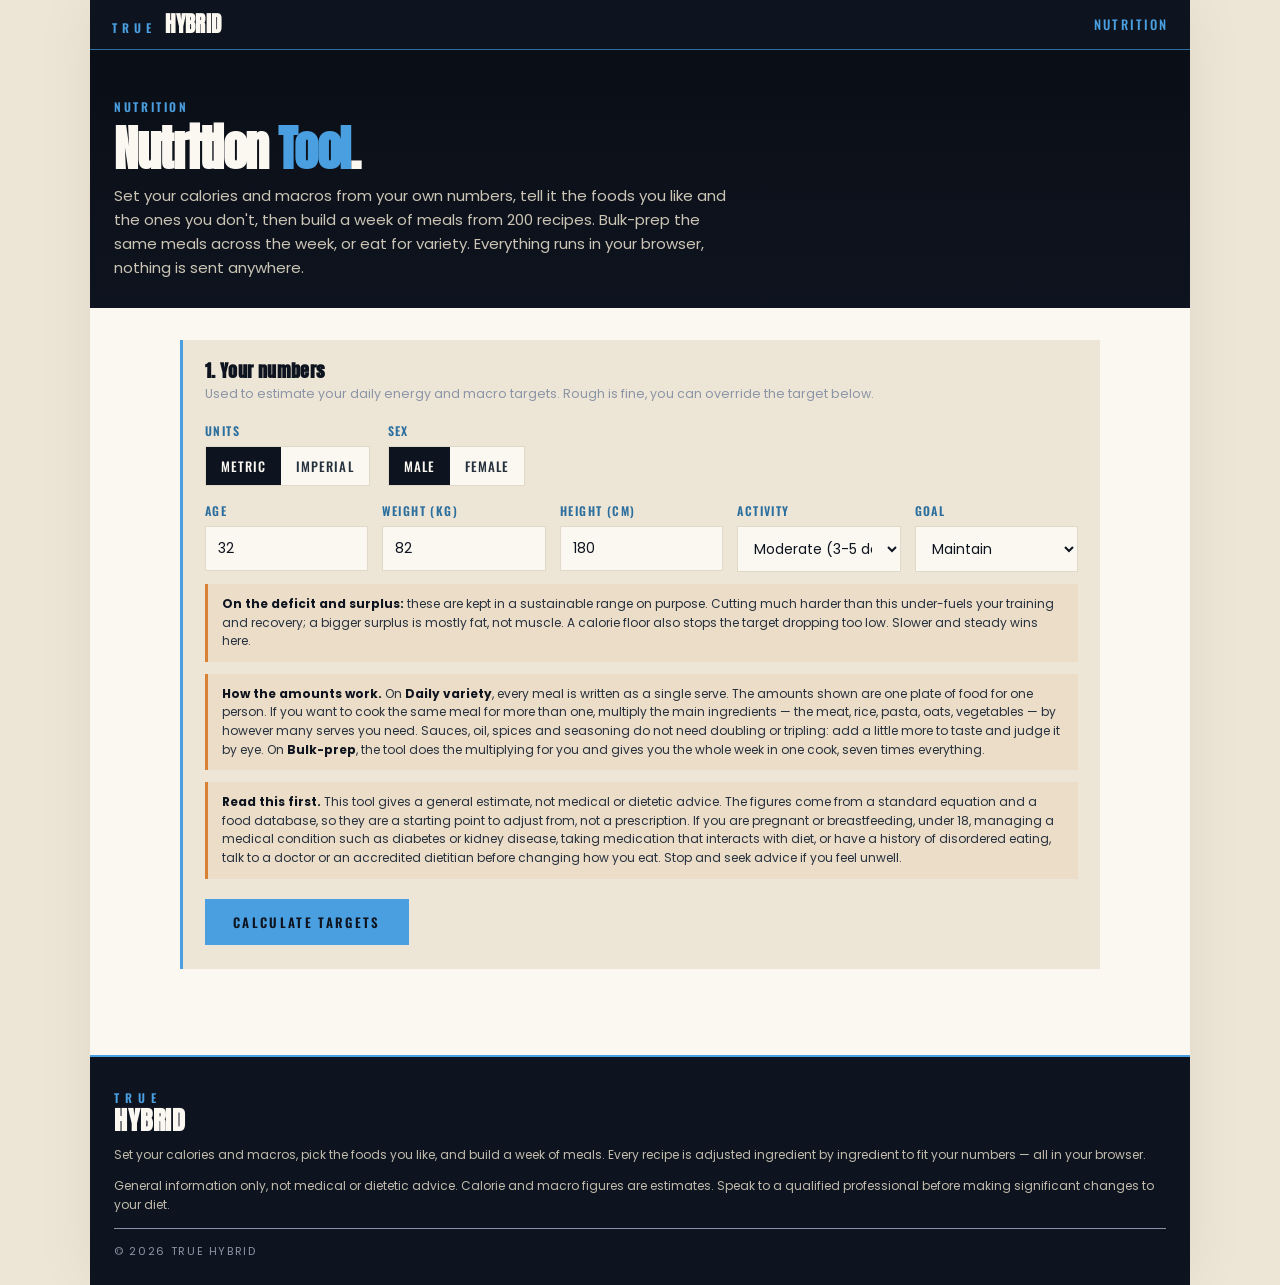
<file: index.html>
<!DOCTYPE html>
<html lang="en">
<head>
<meta charset="UTF-8">
<meta name="viewport" content="width=device-width, initial-scale=1.0, viewport-fit=cover">
<meta name="theme-color" content="#0E141F">
<link rel="manifest" href="/manifest.webmanifest">
<link rel="apple-touch-icon" href="/assets/icon-192.png">
<meta name="mobile-web-app-capable" content="yes">
<meta name="apple-mobile-web-app-capable" content="yes">
<meta name="apple-mobile-web-app-status-bar-style" content="black-translucent">
<meta name="apple-mobile-web-app-title" content="True Hybrid">
<title>True Hybrid, Nutrition Tool</title>
<meta name="description" content="Calculate your daily calories and macros, then build a week of meals from a library of 200 single-serving recipes. Bulk-prep or daily variety, with likes, dislikes and dietary filters. Runs entirely in your browser.">
<link rel="stylesheet" href="assets/styles.css">
<link rel="icon" type="image/svg+xml" href="data:image/svg+xml,%3Csvg xmlns='http://www.w3.org/2000/svg' viewBox='0 0 32 32'%3E%3Crect width='32' height='32' fill='%230E141F'/%3E%3Ctext x='16' y='23' text-anchor='middle' fill='%234A9FE0' font-family='Arial,sans-serif' font-size='20' font-weight='bold'%3EH%3C/text%3E%3C/svg%3E">
<style>
.nt-hero { padding: 48px 24px 28px; background: linear-gradient(180deg, var(--coal) 0%, var(--ink) 100%); color: var(--bone); }
.nt-hero .eyebrow { color: var(--brass); }
.nt-hero h1 { color: var(--bone); font-family: var(--display); font-size: clamp(32px,5vw,48px); font-weight: 900; letter-spacing: -0.03em; margin: 8px 0 10px; }
.nt-hero h1 em { font-style: normal; color: var(--brass); }
.nt-hero p { color: var(--cream); max-width: 620px; font-size: 15px; line-height: 1.6; opacity: 0.9; }
.nt-wrap { padding: 32px 24px 64px; background: var(--bone); }
.nt-panel { max-width: 920px; margin: 0 auto; }
.nt-card { background: var(--paper); border-left: 3px solid var(--brass); padding: 22px 22px 24px; margin-bottom: 22px; }
.nt-card h2 { font-family: var(--display); font-size: 18px; font-style: normal; letter-spacing: 0.02em; margin-bottom: 4px; }
.nt-card .hint { font-size: 12.5px; color: var(--smoke); margin-bottom: 18px; }
.nt-grid { display: grid; grid-template-columns: repeat(auto-fit,minmax(150px,1fr)); gap: 14px; }
.nt-field label { display:block; font-family: var(--label); font-size: 12px; letter-spacing: 0.12em; text-transform: uppercase; color: var(--blue-deep); font-weight: 600; margin-bottom: 6px; }
.nt-field input, .nt-field select { width:100%; padding: 11px 12px; border: 1px solid var(--cream); background: var(--bone); color: var(--ink); font-family: var(--body); font-size: 14px; }
.nt-field input:focus, .nt-field select:focus { outline: none; border-color: var(--brass); }
.nt-field .sub { font-size: 11px; color: var(--smoke); margin-top: 5px; letter-spacing: 0; text-transform: none; font-weight: 400; }
.nt-seg { display:inline-flex; border:1px solid var(--cream); overflow:hidden; }
.nt-seg button { background: var(--bone); border:none; padding: 9px 15px; font-family: var(--label); font-size: 13px; font-weight:500; letter-spacing:0.08em; text-transform:uppercase; color: var(--char); cursor:pointer; }
.nt-seg button.on { background: var(--ink); color: var(--bone); }
.nt-row { display:flex; flex-wrap:wrap; gap: 18px; align-items:flex-end; }
.nt-row .nt-field { flex: 1; min-width: 150px; }
.nt-check { display:flex; gap: 18px; flex-wrap:wrap; margin-top: 4px; }
.nt-check label { display:flex; align-items:center; gap:8px; font-size: 13px; color: var(--char); text-transform:none; letter-spacing:0; font-weight:500; cursor:pointer; }
.nt-check input { width:auto; }
.btn-row { display:flex; gap:12px; flex-wrap:wrap; margin-top: 20px; }
.nt-caveat { font-size:12px; color:var(--char); line-height:1.55; margin-top:12px; background:rgba(217,130,54,0.09); border-left:3px solid var(--warn); padding:11px 14px; }
.nt-caveat strong{ color:var(--ink); }

.nt-targets { display:grid; grid-template-columns: repeat(5,1fr); gap:2px; background: var(--cream); border:1px solid var(--cream); margin-top: 4px; }
.nt-targets .t { background: var(--bone); padding: 14px 10px; text-align:center; }
.nt-targets .t .k { font-size:10px; letter-spacing:0.16em; text-transform:uppercase; color:var(--smoke); font-weight:700; }
.nt-targets .t .v { font-family:var(--display); font-style:normal; font-size:22px; font-weight:900; color:var(--ink); margin-top:4px; }
.nt-targets .t .u { font-size:10px; color:var(--smoke); }

.nt-readout { display:grid; grid-template-columns: repeat(5,1fr); gap:2px; background: var(--cream); border:1px solid var(--cream); margin: 6px 0 2px; }
.nt-readout .t { background: var(--bone); padding: 12px 8px; text-align:center; }
.nt-readout .t .k { font-size:10px; letter-spacing:0.14em; text-transform:uppercase; color:var(--smoke); font-weight:700; }
.nt-readout .t .v { font-family:var(--display); font-style:normal; font-size:18px; font-weight:800; color:var(--ink); margin-top:3px; }
.nt-readout .t .v.over { color: var(--warn); }
.nt-readout .t .v.ok { color: var(--brass-dim); }
.nt-readout .t .v.under { color: var(--brass-dim); opacity:0.75; }
.nt-readout .t .v.over { color: var(--warn); }
.nt-readout .t .v .arrow { font-size:11px; font-weight:700; margin-left:2px; }
.nt-note { font-size:12.5px; color:var(--char); line-height:1.55; margin-top:12px; background:rgba(74,159,224,0.10); border-left:3px solid var(--brass); padding:12px 14px; }
.nt-note strong{color:var(--ink);}

.nt-mode-banner { font-size:13px; background: var(--ink); color:var(--cream); padding:12px 16px; margin-bottom:16px; line-height:1.5; }
.nt-mode-banner strong{color:var(--brass);}

.nt-day { margin-bottom: 20px; }
.nt-day h3 { font-family:var(--display); font-style:normal; font-size:14px; letter-spacing:0.14em; text-transform:uppercase; color:var(--brass-dim); border-bottom:1px solid var(--cream); padding-bottom:8px; margin-bottom:12px; }
.nt-meal { display:flex; justify-content:space-between; gap:14px; padding:12px 0; border-bottom:1px solid var(--cream); align-items:flex-start; }
.nt-meal:last-child{border-bottom:none;}
.nt-meal .m-main { flex:1; }
.nt-meal .m-slot { font-size:10px; letter-spacing:0.14em; text-transform:uppercase; color:var(--smoke); font-weight:700; }
.nt-meal .m-name { font-size:15px; font-weight:600; color:var(--ink); margin:2px 0 2px; cursor:pointer; }
.nt-meal .m-name:hover{ color: var(--brass-dim); text-decoration:underline; }
.nt-meal .m-macros { font-size:12px; color:var(--smoke); }
.nt-meal .m-side { text-align:right; white-space:nowrap; }
.nt-meal .m-cal { font-family:var(--display); font-style:normal; font-weight:800; color:var(--ink); }
.nt-swap { background:none; border:1px solid var(--cream); color:var(--brass-dim); font-size:11px; font-weight:700; letter-spacing:0.06em; padding:5px 9px; cursor:pointer; margin-top:6px; }
.nt-swap:hover{ border-color:var(--brass); }
.nt-view { background:none; border:1px solid var(--cream); color:var(--brass-dim); font-size:11px; font-weight:700; letter-spacing:0.06em; padding:5px 9px; cursor:pointer; margin-top:6px; margin-left:6px; }
.nt-view:hover{ border-color:var(--brass); }

.nt-cook { padding:14px 0; border-bottom:1px solid var(--cream); }
.nt-cook:last-child{ border-bottom:none; }
.nt-cook .ch { display:flex; justify-content:space-between; gap:12px; align-items:baseline; }
.nt-cook .cn { font-size:15px; font-weight:700; color:var(--ink); }
.nt-cook .cp { font-size:11px; letter-spacing:0.08em; text-transform:uppercase; color:var(--brass-dim); font-weight:700; white-space:nowrap; }
.nt-cook ul { margin:10px 0 0; padding-left:0; list-style:none; }
.nt-cook li { font-size:13px; color:var(--char); line-height:1.5; padding:3px 0 3px 16px; position:relative; }
.nt-cook li::before{ content:'·'; position:absolute; left:4px; color:var(--brass-dim); font-weight:700; }
.nt-cook .cportion { font-size:12.5px; color:var(--ink); margin-top:8px; font-weight:600; }

.nt-empty { color:var(--smoke); font-size:14px; padding:20px 0; }
.nt-hidden{ display:none; }

.nt-modal { position:fixed; inset:0; background:rgba(10,14,22,0.74); display:none; align-items:center; justify-content:center; padding:20px; z-index:50; }
.nt-modal.on{ display:flex; }
.nt-modal-inner { background:var(--bone); max-width:560px; width:100%; max-height:86vh; overflow:auto; padding:26px; }
.nt-modal-inner h3 { font-family:var(--display); font-size:22px; font-style:normal; margin-bottom:6px; }
.nt-modal-inner .desc { font-size:14px; color:var(--char); line-height:1.55; margin-bottom:14px; }
.nt-modal-inner .macros { font-size:13px; color:var(--smoke); margin-bottom:6px; }
.nt-modal-inner h4 { font-family:var(--display); font-style:normal; font-size:12px; letter-spacing:0.14em; text-transform:uppercase; color:var(--brass-dim); margin:16px 0 8px; }
.nt-modal-inner li { font-size:14px; color:var(--char); line-height:1.5; margin-bottom:6px; margin-left:18px; }
.nt-modal-inner .portion-tip { font-size:12.5px; color:var(--ink); background:rgba(74,159,224,0.10); border-left:3px solid var(--brass); padding:10px 12px; margin-top:10px; }
.nt-modal-close { float:right; background:none; border:none; font-size:24px; color:var(--smoke); cursor:pointer; line-height:1; }
@media (max-width:720px){
  .nt-targets .t .v { font-size:17px; }
  .nt-hero{ padding:36px 18px 24px; }
  .nt-wrap{ padding:24px 16px 48px; }
}
</style>
</head>
<body>
<div class="page-wrap">

  <header class="mdt-topbar">
    <a href="/" class="th-brand" aria-label="True Hybrid, home">
      <span class="th-true">true</span><span class="th-hybrid">HYBRID</span>
    </a>
    <nav class="mdt-nav">
      <a href="/" class="active">Nutrition</a>
    </nav>
  </header>

  <section class="nt-hero">
    <div class="eyebrow">Nutrition</div>
    <h1>Nutrition <em>Tool</em>.</h1>
    <p>Set your calories and macros from your own numbers, tell it the foods you like and the ones you don't, then build a week of meals from 200 recipes. Bulk-prep the same meals across the week, or eat for variety. Everything runs in your browser, nothing is sent anywhere.</p>
  </section>

  <div class="nt-wrap">
   <div class="nt-panel">

    <div class="nt-card">
      <h2>1. Your numbers</h2>
      <div class="hint">Used to estimate your daily energy and macro targets. Rough is fine, you can override the target below.</div>
      <div class="nt-row" style="margin-bottom:16px;">
        <div class="nt-field" style="flex:0 0 auto;">
          <label>Units</label>
          <div class="nt-seg" id="nt-units">
            <button data-u="metric" class="on">Metric</button>
            <button data-u="imperial">Imperial</button>
          </div>
        </div>
        <div class="nt-field" style="flex:0 0 auto;">
          <label>Sex</label>
          <div class="nt-seg" id="nt-sex">
            <button data-s="male" class="on">Male</button>
            <button data-s="female">Female</button>
          </div>
        </div>
      </div>
      <div class="nt-grid">
        <div class="nt-field"><label for="nt-age">Age</label><input id="nt-age" type="number" value="32" min="14" max="90"></div>
        <div class="nt-field"><label id="lbl-weight" for="nt-weight">Weight (kg)</label><input id="nt-weight" type="number" value="82"></div>
        <div class="nt-field"><label id="lbl-height" for="nt-height">Height (cm)</label><input id="nt-height" type="number" value="180"></div>
        <div class="nt-field">
          <label for="nt-activity">Activity</label>
          <select id="nt-activity">
            <option value="1.2">Sedentary</option>
            <option value="1.375">Light (1-3 days)</option>
            <option value="1.55" selected>Moderate (3-5 days)</option>
            <option value="1.725">Hard (6-7 days)</option>
            <option value="1.9">Very hard / physical job</option>
          </select>
        </div>
        <div class="nt-field">
          <label for="nt-goal">Goal</label>
          <select id="nt-goal">
            <option value="-0.15">Lose fat (-15%)</option>
            <option value="-0.10">Lean down (-10%)</option>
            <option value="0" selected>Maintain</option>
            <option value="0.10">Lean gain (+10%)</option>
            <option value="0.15">Build (+15%)</option>
          </select>
        </div>
      </div>
      <div class="nt-caveat"><strong>On the deficit and surplus:</strong> these are kept in a sustainable range on purpose. Cutting much harder than this under-fuels your training and recovery; a bigger surplus is mostly fat, not muscle. A calorie floor also stops the target dropping too low. Slower and steady wins here.</div>
      <div class="nt-caveat" id="nt-serving-note"><strong>How the amounts work.</strong>
        On <strong>Daily variety</strong>, every meal is written as a single serve.
        The amounts shown are one plate of food for one person. If you want to
        cook the same meal for more than one, multiply the main ingredients
        &mdash; the meat, rice, pasta, oats, vegetables &mdash; by however many
        serves you need. Sauces, oil, spices and seasoning do not need doubling
        or tripling: add a little more to taste and judge it by eye.
        On <strong>Bulk-prep</strong>, the tool does the multiplying for you and
        gives you the whole week in one cook, seven times everything.</div>
      <div class="nt-caveat" id="nt-disclaimer"><strong>Read this first.</strong>
        This tool gives a general estimate, not medical or dietetic advice. The
        figures come from a standard equation and a food database, so they are a
        starting point to adjust from, not a prescription. If you are pregnant or
        breastfeeding, under 18, managing a medical condition such as diabetes or
        kidney disease, taking medication that interacts with diet, or have a
        history of disordered eating, talk to a doctor or an accredited dietitian
        before changing how you eat. Stop and seek advice if you feel unwell.</div>
      <div class="btn-row">
        <button class="btn" id="nt-calc">Calculate targets</button>
      </div>
    </div>

    <div class="nt-card nt-hidden" id="nt-target-card">
      <h2>2. Your daily target</h2>
      <div class="hint">Protein set from bodyweight, fats at 25% of calories, carbs fill the rest. Edit any value and the plan will aim at it.</div>
      <div class="nt-targets" id="nt-targets"></div>
      <div class="nt-row" style="margin-top:16px;">
        <div class="nt-field"><label for="tg-cal">Calories</label><input id="tg-cal" type="number"></div>
        <div class="nt-field"><label for="tg-p">Protein (g)</label><input id="tg-p" type="number"></div>
        <div class="nt-field"><label for="tg-c">Carbs (g)</label><input id="tg-c" type="number"></div>
        <div class="nt-field"><label for="tg-f">Fats (g)</label><input id="tg-f" type="number"></div>
      </div>
    </div>

    <div class="nt-card nt-hidden" id="nt-plan-card">
      <h2>3. Build the plan</h2>
      <div class="hint">Pick how many meals a day and how you want to eat, then make it yours with likes, dislikes, and filters.</div>
      <div class="nt-row" style="margin-bottom:16px;">
        <div class="nt-field" style="flex:0 0 auto;">
          <label>Meals a day</label>
          <div class="nt-seg" id="nt-meals">
            <button data-m="5">5</button>
            <button data-m="4" class="on">4</button>
            <button data-m="3">3</button>
            <button data-m="2">2 (IF)</button>
          </div>
          <div class="sub">2 (IF) = two meals, intermittent-fasting style, in a shorter eating window.</div>
        </div>
        <div class="nt-field" style="flex:0 0 auto;">
          <label>Mode</label>
          <div class="nt-seg" id="nt-mode">
            <button data-mode="variety" class="on">Daily variety</button>
            <button data-mode="bulk">Bulk-prep</button>
          </div>
          <div class="sub">Daily variety gives single-serve amounts. Bulk-prep multiplies everything by 7 for one cook.</div>
        </div>
      </div>

      <div class="nt-grid" style="margin-bottom:14px;">
        <div class="nt-field">
          <label for="nt-likes">Foods you love</label>
          <input id="nt-likes" type="text" placeholder="e.g. chicken, oats, eggs, rice">
          <div class="sub">Comma separated. These get favoured when picking meals.</div>
        </div>
        <div class="nt-field">
          <label for="nt-dislikes">Foods to avoid</label>
          <input id="nt-dislikes" type="text" placeholder="e.g. tuna, mushrooms, cottage cheese">
          <div class="sub">Comma separated. Any recipe containing these is left out.</div>
        </div>
      </div>

      <div class="nt-field">
        <label>Filters</label>
        <div class="nt-check">
          <label><input type="checkbox" id="f-veg"> Vegetarian</label>
          <label><input type="checkbox" id="f-vegan"> Vegan</label>
          <label><input type="checkbox" id="f-gf"> Gluten-free</label>
          <label><input type="checkbox" id="f-nonuts"> No nuts</label>
        </div>
      </div>
      <div class="btn-row">
        <button class="btn" id="nt-generate">Generate the week</button>
        <button class="btn btn-outline" id="nt-pdf" style="color:var(--ink);border-color:var(--brass-dim);display:none;">Download PDF (with recipes)</button>
      </div>
      <div id="nt-warn" class="nt-caveat nt-hidden" style="background:rgba(217,130,54,0.09);"></div>
    </div>

    <div class="nt-card nt-hidden" id="nt-result-card">
      <h2>Your week</h2>
      <div id="nt-readout-wrap">
        <div class="hint" style="margin-bottom:2px;">Delivered per day, averaged across the week. Ingredient amounts in each recipe are tuned to your targets, so these should sit close. Amber with &#9650; is more than 10% over; faded with &#9660; more than 10% under. Unmarked is within 10%.</div>
        <div class="nt-readout" id="nt-readout"></div>
        <div id="nt-offtarget" class="nt-caveat nt-hidden" style="margin-top:10px;"></div>
        <div class="nt-note" id="nt-swap-note"><strong>Swapping a meal changes the totals.</strong> A swap can push a macro into surplus or deficit without you noticing, so glance back at this readout after any swap. Anything in orange is over the 10% threshold.</div>
      </div>
      <div id="nt-mode-banner" class="nt-mode-banner" style="margin-top:16px;"></div>
      <div id="nt-output" aria-live="polite"></div>
    </div>

   </div>
  </div>

  <footer class="mdt-footer">
    <a href="/" class="th-brand th-brand--footer" aria-label="True Hybrid, home">
      <span class="th-true">true</span><span class="th-hybrid">HYBRID</span>
    </a>
    <p>Set your calories and macros, pick the foods you like, and build a week of meals. Every recipe is adjusted ingredient by ingredient to fit your numbers &mdash; all in your browser.</p>
    <p class="footer-disclaimer">General information only, not medical or dietetic
      advice. Calorie and macro figures are estimates. Speak to a qualified
      professional before making significant changes to your diet.</p>
    <div class="footer-bar">
      <span>&copy; <span id="year"></span> True Hybrid</span>
    </div>
  </footer>

</div>

<div class="nt-modal" id="nt-modal" role="dialog" aria-modal="true" aria-label="Recipe details"><div class="nt-modal-inner" id="nt-modal-inner"></div></div>

<script src="assets/jspdf.umd.min.js"></script>
<script>
/* assets/scale.js, inlined so a missing file can never break the page */
/* True Hybrid, ingredient scaling.
 *
 * Every recipe in recipes.json is exactly one serving, so a portion multiplier
 * can be applied directly to the ingredient list. This module scales the
 * printed amounts using the same rounding the recipe book uses, so a 1.4x
 * portion shows amounts you can actually weigh.
 *
 *   scaleIngredient('200g lean topside (raw), sliced', 1.4)
 *     -> '280g lean topside (raw), sliced'
 *
 *   scaleRecipe(recipe, 1.4)
 *     -> { ...recipe, portion: 1.4, calories, protein, carbs, fats, fibre,
 *          ingredients: [...scaled] }
 *
 * Units are left alone where scaling them would be meaningless: percentages
 * (95% lean), dimensions (5cm pieces), oven temperatures and cooking times.
 */
(function (root, factory) {
  var api = factory();
  // Export both ways rather than either/or: some environments define `module`
  // even in a browser, which previously left window.THScale undefined.
  if (typeof module === 'object' && module.exports) module.exports = api;
  if (root) root.THScale = api;
})(typeof self !== 'undefined' ? self : (typeof globalThis !== 'undefined' ? globalThis : this), function () {
  'use strict';

  var UNIT = '(?:kg|g|ml|l|tbsp|tsp|cups?)';
  var NUM = '(?:\\d+\\s+\\d+\\/\\d+|\\d+\\/\\d+|\\d+(?:\\.\\d+)?)';
  var BLOCK = new RegExp('(' + NUM + ')\\s*(' + UNIT + ')?\\b', 'gi');
  var NOSCALE = /^\s*(?:%|\+|cm\b|mm\b|min\b|mins\b|minute|degrees|C\b|F\b)/i;
  var ITEMS = '(?:egg|tortilla|fillet|bun|wrap|muffin|crumpet|slice|bagel|pita|' +
              'rice cake|crispbread|banana|apple|sausage|waffle|pancake|' +
              'pouch|tin|can|jar|sachet|packet)';
  var DISCRETE = new RegExp('^[^,()]{0,28}?\\b' + ITEMS + 's?\\b', 'i');

  var SINGULAR = {
    'whole eggs': 'whole egg', 'egg whites': 'egg white', 'eggs': 'egg',
    'tortillas': 'tortilla', 'fillets': 'fillet', 'buns': 'bun', 'wraps': 'wrap',
    'muffins': 'muffin', 'crumpets': 'crumpet', 'slices': 'slice', 'bagels': 'bagel',
    'rice cakes': 'rice cake', 'crispbreads': 'crispbread', 'bananas': 'banana',
    'apples': 'apple', 'sausages': 'sausage', 'waffles': 'waffle',
    'pancakes': 'pancake', 'crackers': 'cracker', 'potatoes': 'potato',
    'pouches': 'pouch', 'tins': 'tin', 'cans': 'can', 'sachets': 'sachet',
    'jars': 'jar', 'packets': 'packet'
  };

  var NICE = [[1, 4], [1, 3], [1, 2], [2, 3], [3, 4]];

  function value(s) {
    s = String(s).trim();
    if (s.indexOf(' ') > -1 && s.indexOf('/') > -1) {
      var bits = s.split(/\s+/);
      var fr = bits[1].split('/');
      return parseFloat(bits[0]) + parseFloat(fr[0]) / parseFloat(fr[1]);
    }
    if (s.indexOf('/') > -1) {
      var f = s.split('/');
      return parseFloat(f[0]) / parseFloat(f[1]);
    }
    return parseFloat(s);
  }

  function fmtWeight(x) {
    if (x >= 40) return String(Math.round(x / 5) * 5);
    if (x >= 10) return String(Math.round(x));
    if (x >= 1) return Math.abs(x - Math.round(x)) < 0.3
      ? String(Math.round(x)) : trimZero(x.toFixed(1));
    return trimZero(x.toFixed(1));
  }

  function trimZero(s) { return s.replace(/\.0$/, ''); }

  function fmtFrac(x) {
    if (x <= 0) return null;
    var whole = Math.floor(x), rem = x - whole, best = null, bestErr = 1;
    for (var i = 0; i < NICE.length; i++) {
      // round before comparing so an exact tie resolves identically to the
      // reference implementation (first candidate wins, the simpler fraction)
      var err = Math.round(Math.abs(NICE[i][0] / NICE[i][1] - rem) * 1e6) / 1e6;
      if (err < bestErr) { bestErr = err; best = NICE[i]; }
    }
    if (rem < 0.08) return whole ? String(whole) : null;
    if (bestErr > 0.13) return trimZero(x.toFixed(1));
    var f = best[0] + '/' + best[1];
    return whole ? whole + ' ' + f : f;
  }

  var PLURAL = {}, PLURAL_KEYS = [], SINGULAR_KEYS = [];
  (function(){
    for (var k in SINGULAR) PLURAL[SINGULAR[k]] = k;
    // Longest first, so "egg white" is matched before "egg" and we never
    // produce "eggs whites".
    PLURAL_KEYS = Object.keys(PLURAL).sort(function(a,b){ return b.length - a.length; });
    SINGULAR_KEYS = Object.keys(SINGULAR).sort(function(a,b){ return b.length - a.length; });
  })();

  // "2 pouch" reads wrong; if the count went above one, put the noun back in
  // the plural.
  function pluralise(text) {
    var head = text.split(/[,(]/)[0];
    var m = head.match(/^\s*(\d+(?:\s+\d\/\d)?|\d\/\d)\s+/);
    if (!m) return text;
    if (value(m[1]) <= 1) return text;
    // Already plural ("5 egg whites"): leave it alone, or "egg" inside
    // "egg whites" gets pluralised and yields "eggs whites".
    for (var qi = 0; qi < SINGULAR_KEYS.length; qi++) {
      if (new RegExp('\\b' + SINGULAR_KEYS[qi] + '\\b', 'i').test(head)) return text;
    }
    for (var pi = 0; pi < PLURAL_KEYS.length; pi++) {
      var sing = PLURAL_KEYS[pi];
      var re = new RegExp('\\b' + sing + '\\b(?!s)', 'i');
      var hit = head.match(re);
      if (hit) {
        var at = text.toLowerCase().indexOf(hit[0].toLowerCase());
        return text.slice(0, at) + PLURAL[sing] + text.slice(at + hit[0].length);
      }
    }
    return text;
  }

  function singularise(text) {
    var head = text.split(/[,(]/)[0];
    if (!/^\s*1\s+\D/.test(head)) return text;
    for (var si = 0; si < SINGULAR_KEYS.length; si++) {
      var plur = SINGULAR_KEYS[si], sing = SINGULAR[plur];
      var re = new RegExp('\\b' + plur + '\\b', 'i');
      var m = head.match(re);
      if (m) {
        var at = text.toLowerCase().indexOf(m[0].toLowerCase());
        return text.slice(0, at) + sing + text.slice(at + m[0].length);
      }
    }
    return text;
  }

  // Spans like "(~20g each)" state a weight PER ITEM. When the count in front
  // of them scales, that per-item weight must stay put, or the line scales twice.
  function perUnitSpans(line) {
    var spans = [], re = /\([^)]*\)/g, m;
    while ((m = re.exec(line)) !== null) {
      if (/\beach\b/i.test(m[0])) spans.push([m.index, m.index + m[0].length]);
    }
    return spans;
  }

  // A countable item can only move in halves, so "1 tin (95g drained)" at 0.75x
  // must not become "1 tin (70g drained)" - the count and the weight would
  // contradict each other. Work out the count's rounded ratio first, then apply
  // that same ratio to everything else on the line.
  function discreteRatio(line, factor) {
    BLOCK.lastIndex = 0;
    var m;
    while ((m = BLOCK.exec(line)) !== null) {
      var after = line.slice(m.index + m[0].length);
      var before = line.slice(0, m.index);
      if (m[2]) continue;                                  // has a unit, not a count
      if (NOSCALE.test(after)) continue;
      if (!DISCRETE.test(after.slice(0, 32))) continue;
      var tail = before.replace(/\s+$/, '');
      var ok = m.index === 0 || /(?:^|[,+(])\s*$/.test(before) || /\bof$/i.test(tail);
      if (!ok) continue;
      var base = value(m[1]);
      if (!(base > 0)) continue;
      var rounded = Math.max(0.5, Math.round(base * factor * 2) / 2);
      return rounded / base;
    }
    return null;
  }

  function scaleDetailed(line, factor) {
    if (!factor || Math.abs(factor - 1) < 1e-9) return { text: line, ratio: 1 };
    var out = '', pos = 0, m, changed = false, ratios = [];
    var frozen = perUnitSpans(line);
    var dr = discreteRatio(line, factor);
    if (dr != null) factor = dr;
    function inFrozen(i) {
      for (var k = 0; k < frozen.length; k++) if (i > frozen[k][0] && i < frozen[k][1]) return true;
      return false;
    }
    BLOCK.lastIndex = 0;
    while ((m = BLOCK.exec(line)) !== null) {
      var after = line.slice(m.index + m[0].length);
      var before = line.slice(0, m.index);
      var unit = m[2];
      if (NOSCALE.test(after)) continue;
      if (inFrozen(m.index)) continue;
      if (!unit) {
        var tail = before.replace(/\s+$/, '');
        var ok = m.index === 0 || /(?:^|[,+(])\s*$/.test(before) || /\bof$/i.test(tail);
        if (!ok) continue;
      }
      var nv = value(m[1]) * factor, txt;
      if (unit && /^(?:g|ml|kg|l)$/i.test(unit)) {
        txt = fmtWeight(nv);
      } else {
        if (!unit && DISCRETE.test(after.slice(0, 32))) {
          nv = Math.max(0.5, Math.round(nv * 2) / 2);
        }
        txt = fmtFrac(nv);
      }
      if (txt === null) continue;
      var base = value(m[1]);
      if (base > 0) ratios.push(value(txt) / base);
      var trailer = m[0].slice(String(m[1]).length);
      out += line.slice(pos, m.index) + txt + (trailer || ' ');
      pos = m.index + m[0].length;
      changed = true;
    }
    if (!changed) return { text: line, ratio: 1 };
    out += line.slice(pos);
    out = out.replace(/\s{2,}/g, ' ').replace(/\s+,/g, ',').trim();
    var ratio = ratios.length
      ? ratios.reduce(function (a, b) { return a + b; }, 0) / ratios.length
      : 1;
    return { text: pluralise(singularise(out)), ratio: ratio };
  }

  function scaleIngredient(line, factor) {
    return scaleDetailed(line, factor).text;
  }


  // ---------------------------------------------------------------- fitting
  // A single multiplier changes the SIZE of a meal but never its SHAPE: scale a
  // 40%-fat dish by 1.4x and it is still 40% fat. To meet a macro split the
  // amounts inside the recipe have to move relative to each other, which is what
  // this does: nudge the rice up, the oil down, the chicken to suit, within
  // bounds tight enough that the dish is still the dish.

  // What each line mainly contributes, worked out from its own macros.
  function roleOf(m, mealKcal) {
    var kcal = m[0] || 0;
    if (kcal < 8) return 'fixed';                       // seasoning, herbs, water
    // A line carrying only a few percent of the meal cannot move its macros, but
    // stretching it does produce silly amounts of sauce or veg. Hold it near size.
    if (mealKcal && kcal / mealKcal < 0.09) return 'minor';
    var p = (m[1] * 4) / kcal, c = (m[2] * 4) / kcal, f = (m[3] * 9) / kcal;
    if (p >= c && p >= f) return 'protein';
    if (c >= f) return 'carb';
    return 'fat';
  }

  // How far each kind of ingredient may move from the meal's own portion size.
  var REL = {
    protein: [0.65, 1.55],
    carb:    [0.55, 1.85],
    fat:     [0.40, 1.45],
    minor:   [0.85, 1.25],
    fixed:   [1.00, 1.00]
  };
  var ABS = [0.30, 3.50];

  function fitRecipe(recipe, want, opts) {
    opts = opts || {};
    var per = recipe.ingredientMacros;
    var n = recipe.ingredients.length;
    var base = recipe.calories > 0 ? (want.cal / recipe.calories) : 1;
    base = Math.min(ABS[1], Math.max(ABS[0], base));

    if (!per || per.length !== n) {                     // no per-line data: fall back
      return scaleRecipe(recipe, base);
    }

    var lo = [], hi = [], x = [];
    for (var i = 0; i < n; i++) {
      var r = REL[roleOf(per[i], recipe.calories)];
      lo.push(Math.max(ABS[0], base * r[0]));
      hi.push(Math.min(ABS[1], base * r[1]));
      x.push(base);
    }

    // Weights are in calorie-equivalents so the four targets are comparable.
    // Calories matter most; the pull term keeps amounts near the honest portion
    // so the solver cannot buy a macro fit by mangling the recipe.
    var W = { cal: 1.0, prot: 0.9, carb: 0.8, fat: 1.1 };
    // Fibre is not a target to hit, it is a ceiling not to sail past. Big
    // calorie plans scale up oats, beans and wholegrains, and fibre rides along
    // with them: left alone this reached 135 g a day, which nobody can stomach.
    var fibMax = want.fibMax != null ? want.fibMax : Infinity;
    var W_FIB = 2.2;
    var PULL = opts.pull == null ? 0.06 : opts.pull;
    var tgt = [want.cal, want.prot || 0, want.carb || 0, want.fat || 0];
    var SCALE = [1, 4, 4, 9];
    var WT = [W.cal, W.prot, W.carb, W.fat];

    function totals() {
      var t = [0, 0, 0, 0, 0];
      for (var i = 0; i < n; i++)
        for (var k = 0; k < 5; k++) t[k] += (per[i][k] || 0) * x[i];
      return t;
    }

    // Coordinate descent: for one ingredient at a time the error is a simple
    // quadratic, so the best value has a closed form. Clamp it and move on.
    var t = totals();
    for (var pass = 0; pass < 60; pass++) {
      var moved = false;
      for (var i = 0; i < n; i++) {
        if (hi[i] - lo[i] < 1e-9) continue;
        var A = 0, B = 0;
        // Only bites when the meal is over its fibre ceiling, so normal meals
        // are untouched.
        if (isFinite(fibMax) && t[4] > fibMax && per[i][4] > 0) {
          var af = per[i][4] * 4;
          var restF = (t[4] - per[i][4] * x[i]) * 4;
          A += W_FIB * af * af;
          B += W_FIB * af * (restF - fibMax * 4);
        }
        for (var k = 0; k < 4; k++) {
          var a = per[i][k] * SCALE[k];
          if (!a) continue;
          var rest = (t[k] - per[i][k] * x[i]) * SCALE[k];
          var w = WT[k];
          A += w * a * a;
          B += w * a * (rest - tgt[k] * SCALE[k]);
        }
        var refCal = Math.max(per[i][0], 1);
        A += PULL * refCal * refCal;
        B -= PULL * refCal * refCal * base;
        if (A <= 0) continue;
        var nx = Math.min(hi[i], Math.max(lo[i], -B / A));
        if (Math.abs(nx - x[i]) > 1e-6) {
          for (var k2 = 0; k2 < 5; k2++) t[k2] += (per[i][k2] || 0) * (nx - x[i]);
          x[i] = nx; moved = true;
        }
      }
      if (!moved) break;
    }

    // Round each amount to something weighable, then re-add the macros from what
    // was actually printed, so the numbers describe the food on the page.
    var out = Object.assign({}, recipe);
    var lines = recipe.ingredients.map(function (l, i) { return scaleDetailed(l, x[i]); });
    out.ingredients = lines.map(function (d) { return d.text; });
    out.factors = lines.map(function (d) { return d.ratio; });
    out.portion = base;
    var acc = [0, 0, 0, 0, 0];
    for (var i2 = 0; i2 < n; i2++)
      for (var k3 = 0; k3 < 5; k3++) acc[k3] += (per[i2][k3] || 0) * lines[i2].ratio;
    out.calories = Math.round(acc[0]); out.protein = Math.round(acc[1]);
    out.carbs = Math.round(acc[2]);    out.fats = Math.round(acc[3]);
    out.fibre = Math.round(acc[4]);    out.exact = true;
    out.tuned = true;
    return out;
  }

  // Re-apply a solved set of per-ingredient factors, optionally for a batch
  // (bulk prep cooks x7). Macros come back out of the rounded amounts.
  function applyFactors(recipe, factors, batch) {
    batch = batch || 1;
    var per = recipe.ingredientMacros;
    var lines = recipe.ingredients.map(function (l, i) {
      return scaleDetailed(l, (factors && factors[i] != null ? factors[i] : 1) * batch);
    });
    var acc = [0, 0, 0, 0, 0];
    if (per && per.length === lines.length) {
      for (var i = 0; i < lines.length; i++)
        for (var k = 0; k < 5; k++) acc[k] += (per[i][k] || 0) * lines[i].ratio;
    }
    return {
      ingredients: lines.map(function (d) { return d.text; }),
      calories: Math.round(acc[0] / batch), protein: Math.round(acc[1] / batch),
      carbs: Math.round(acc[2] / batch), fats: Math.round(acc[3] / batch),
      fibre: Math.round(acc[4] / batch)
    };
  }

  // Portions the tool should never produce: below this you cannot weigh it,
  // above it the recipe stops behaving the same way in the pan.
  var MIN_PORTION = 0.5, MAX_PORTION = 3.0;

  function clampPortion(factor) {
    return Math.min(MAX_PORTION, Math.max(MIN_PORTION, factor));
  }

  function roundPortion(factor) {
    return Math.round(clampPortion(factor) * 20) / 20;   // nearest 0.05
  }

  // Amounts get rounded so they can be weighed: 1.25 apples becomes 1 1/2.
  // The macros shown must describe the food actually listed, so when a recipe
  // carries per-ingredient nutrition we re-add it from the rounded amounts
  // instead of multiplying the recipe totals by the requested factor.
  // NOTE: no clamping here. Bulk-prep asks for 7x a portion, which is a
  // legitimate factor; the 0.5x-3.0x bounds apply to a single plated portion
  // and are the planner's job to enforce via clampPortion/roundPortion.
  function scaleRecipe(recipe, factor) {
    var f = factor;
    var out = Object.assign({}, recipe);
    out.portion = f;
    var lines = recipe.ingredients.map(function (l) { return scaleDetailed(l, f); });
    out.ingredients = lines.map(function (d) { return d.text; });

    var per = recipe.ingredientMacros;
    if (per && per.length === lines.length) {
      var t = [0, 0, 0, 0, 0];
      for (var i = 0; i < lines.length; i++) {
        for (var k = 0; k < 5; k++) t[k] += (per[i][k] || 0) * lines[i].ratio;
      }
      out.calories = Math.round(t[0]); out.protein = Math.round(t[1]);
      out.carbs = Math.round(t[2]); out.fats = Math.round(t[3]); out.fibre = Math.round(t[4]);
      out.exact = true;
    } else {
      out.calories = Math.round(recipe.calories * f); out.protein = Math.round(recipe.protein * f);
      out.carbs = Math.round(recipe.carbs * f); out.fats = Math.round(recipe.fats * f);
      out.fibre = Math.round(recipe.fibre * f); out.exact = false;
    }
    return out;
  }

  return {
    scaleIngredient: scaleIngredient,
    scaleDetailed: scaleDetailed,
    fitRecipe: fitRecipe,
    applyFactors: applyFactors,
    roleOf: roleOf,
    scaleRecipe: scaleRecipe,
    clampPortion: clampPortion,
    roundPortion: roundPortion,
    MIN_PORTION: MIN_PORTION,
    MAX_PORTION: MAX_PORTION
  };
});

</script>
<script>
document.getElementById('year').textContent = new Date().getFullYear();

// If anything below throws while the page is setting up, the buttons after the
// failure never get wired and the tool looks dead. Surface it instead.
function bootError(msg){
  const w=document.getElementById('nt-warn');
  if(w){ w.textContent=msg; w.classList.remove('nt-hidden'); }
  else {
    const d=document.createElement('div');
    d.style.cssText='background:#8c2f2f;color:#fff;padding:14px;font:14px/1.5 system-ui;text-align:center';
    d.textContent=msg; document.body.insertBefore(d, document.body.firstChild);
  }
}
window.addEventListener('error', function(e){
  bootError('Something failed to load, so the tool may not work. '+(e.message||''));
});
if("serviceWorker" in navigator){window.addEventListener("load",function(){navigator.serviceWorker.register("/sw.js").catch(function(){});});}

const OFF_TARGET = 0.10;
const DAYS = ['Monday','Tuesday','Wednesday','Thursday','Friday','Saturday','Sunday'];
let RECIPES = [];
const state = { units:'metric', sex:'male', meals:4, mode:'variety', target:null, plan:null };

// Try the documented path first, then the flat one, so the tool still works if
// the files were uploaded without the data/ folder.
const RECIPE_PATHS = ['data/recipes.json','recipes.json','/data/recipes.json'];
function loadRecipes(i){
  if(i>=RECIPE_PATHS.length){ RECIPES=[]; bootError('Could not load the recipe data (recipes.json). Check that it uploaded, and that it sits at data/recipes.json next to index.html.'); return; }
  fetch(RECIPE_PATHS[i])
    .then(r=>{ if(!r.ok) throw new Error(r.status); return r.json(); })
    .then(d=>{ const list = Array.isArray(d)?d:(d.recipes||[]);
      if(!list.length) throw new Error('empty');
      RECIPES=list; })
    .catch(()=>loadRecipes(i+1));
}
loadRecipes(0);

function seg(id, key, cast){
  document.getElementById(id).addEventListener('click', e=>{
    const b=e.target.closest('button'); if(!b) return;
    [...e.currentTarget.children].forEach(x=>x.classList.remove('on'));
    b.classList.add('on');
    const v=b.dataset[Object.keys(b.dataset)[0]];
    const next = cast? cast(v): v;
    const changed = state[key] !== next;
    state[key] = next;
    // Only convert when the unit actually changed. Clicking the button you are
    // already on used to convert a second time, turning 82kg into 399lb.
    if(key==='units' && changed) applyUnits();
  });
}
seg('nt-units','units'); seg('nt-sex','sex'); seg('nt-meals','meals',v=>+v); seg('nt-mode','mode');

function applyUnits(){
  const w=document.getElementById('nt-weight'), h=document.getElementById('nt-height');
  if(state.units==='imperial'){
    document.getElementById('lbl-weight').textContent='Weight (lb)';
    document.getElementById('lbl-height').textContent='Height (in)';
    w.value=Math.round(+w.value*2.20462); h.value=Math.round(+h.value/2.54);
  } else {
    document.getElementById('lbl-weight').textContent='Weight (kg)';
    document.getElementById('lbl-height').textContent='Height (cm)';
    w.value=Math.round(+w.value/2.20462); h.value=Math.round(+h.value*2.54);
  }
}

// Sanity bounds. Outside these the Mifflin-St Jeor estimate stops meaning
// anything, and a blank field used to be read as zero, which produced targets
// like "0g protein" or "3023 kcal" without any warning.
const LIMITS = { kg:[30,300], cm:[120,230], age:[16,90] };
function readNumber(id, key, label, unitNote){
  const raw = document.getElementById(id).value.trim();
  if(raw === '') return { error:`Enter your ${label}.` };
  const n = Number(raw);
  if(!isFinite(n)) return { error:`${label} needs to be a number.` };
  return { value:n };
}
function showInputError(msg){
  const w=document.getElementById('nt-warn');
  w.textContent=msg; w.classList.remove('nt-hidden');
  document.getElementById('nt-plan-card').classList.add('nt-hidden');
  document.getElementById('nt-target-card').classList.add('nt-hidden');
  document.getElementById('nt-result-card').classList.add('nt-hidden');
}

document.getElementById('nt-calc').addEventListener('click', ()=>{
  const warnEl=document.getElementById('nt-warn'); warnEl.classList.add('nt-hidden');
  const rw=readNumber('nt-weight','kg','weight'), rh=readNumber('nt-height','cm','height'),
        ra=readNumber('nt-age','age','age');
  for(const r of [rw,rh,ra]) if(r.error){ showInputError(r.error); return; }
  let kg=rw.value, cm=rh.value;
  if(state.units==='imperial'){ kg=kg/2.20462; cm=cm*2.54; }
  const age=ra.value;
  const checks=[[kg,'kg','weight','a weight', state.units==='imperial'?'66-660 lb':'30-300 kg'],
                [cm,'cm','height','a height', state.units==='imperial'?'47-91 in':'120-230 cm'],
                [age,'age','age','an age','16-90']];
  for(const [val,key,label,article,shown] of checks){
    const [lo,hi]=LIMITS[key];
    if(val<lo || val>hi){ showInputError(`That ${label} looks off. Enter ${article} between ${shown}.`); return; }
  }
  const act=+document.getElementById('nt-activity').value;
  const goal=+document.getElementById('nt-goal').value;
  const s = state.sex==='male'?5:-161;
  const bmr = 10*kg + 6.25*cm - 5*age + s;
  let cal = Math.round(bmr*act*(1+goal));
  const floor = state.sex==='male'?1500:1200;
  if(cal<floor) cal=floor;
  // Protein starts at 2.0 g per kg, then gets bounded as a share of intake.
  // Unbounded, a heavy person on a deficit was being asked for 44% of their
  // calories from protein, which no realistic set of meals can supply, and a
  // light person on a big surplus was asked for 14%, which everything overshoots.
  let protein = kg*2.0;
  protein = Math.min(protein, cal*0.32/4);   // ceiling: achievable from real food
  protein = Math.max(protein, cal*0.18/4);   // floor: keeps protein meaningful
  protein = Math.round(Math.min(protein, kg*2.5));
  const fats = Math.round(cal*0.25/9);
  const carbs = Math.max(0, Math.round((cal - protein*4 - fats*9)/4));
  state.target = { cal, protein, carbs, fats };
  renderTargets();
  document.getElementById('tg-cal').value=cal;
  document.getElementById('tg-p').value=protein;
  document.getElementById('tg-c').value=carbs;
  document.getElementById('tg-f').value=fats;
  document.getElementById('nt-target-card').classList.remove('nt-hidden');
  document.getElementById('nt-plan-card').classList.remove('nt-hidden');
});
['tg-cal','tg-p','tg-c','tg-f'].forEach(id=>document.getElementById(id).addEventListener('input',()=>{
  state.target={ cal:+document.getElementById('tg-cal').value, protein:+document.getElementById('tg-p').value,
    carbs:+document.getElementById('tg-c').value, fats:+document.getElementById('tg-f').value };
  renderTargets();
}));
function renderTargets(){
  const t=state.target; if(!t) return;
  document.getElementById('nt-targets').innerHTML =
    tcell('Calories',t.cal,'kcal')+tcell('Protein',t.protein,'g')+tcell('Carbs',t.carbs,'g')+tcell('Fats',t.fats,'g')+tcell('Fibre','25-30','guide');
}
function tcell(k,v,u){ return `<div class="t"><div class="k">${k}</div><div class="v">${v}</div><div class="u">${u}</div></div>`; }

// ---- likes / dislikes / filters ----
function terms(id){ return document.getElementById(id).value.toLowerCase().split(',').map(s=>s.trim()).filter(Boolean); }
function recipeText(r){ return (r.name+' '+(r.tags||[]).join(' ')+' '+(r.ingredients||[]).join(' ')).toLowerCase(); }
const MEAT=['chicken','beef','turkey','fish'];
const ANIMAL=['chicken','beef','turkey','fish','eggs','dairy','cheese'];

// Tags alone are not enough to make a dietary claim: a recipe tagged only
// "rice" can still contain soy sauce or honey. These check the ingredient text
// as well. Compound names are neutralised first so "peanut butter" is not read
// as butter and "soy milk" is not read as milk.
function dietText(r){
  return (r.ingredients||[]).join(' ').toLowerCase()
    .replace(/\b(peanut|almond|cashew|nut)\s+butter\b/g,' nutbutter ')
    .replace(/\b(soy|almond|oat|coconut|plant)\s+milk\b/g,' plantmilk ')
    .replace(/\bnutritional yeast\b/g,' nutyeast ')
    .replace(/\b(pea|plant|soy)\s+protein\b/g,' plantprotein ')
    .replace(/\bcoconut\b/g,' coconutflesh ');
}
const RX_GLUTEN=/\b(bread|sourdough|bagel|pita|tortilla|wrap|bun|crumpet|english muffin|pasta|penne|spaghetti|fettuccine|linguine|macaroni|noodles?|couscous|breadcrumbs?|granola|oats?|barley|crackers?|crispbreads?|soy sauce|teriyaki|oyster sauce|hoisin|panko|flour)\b/;
const RX_MEAT=/\b(chicken|beef|turkey|steak|topside|sirloin|mince|bacon|ham|jerky|salmon|tuna|prawns?|shrimp|cod|fish|sardines?|anchov\w*)\b/;
const RX_ANIMAL=/\b(whey|casein|yoghurt|yogurt|skyr|milk|cheese|cheddar|parmesan|mozzarella|feta|halloumi|cottage|butter|honey|mayo|eggs?|egg whites?)\b/;
const RX_NUTS=/\b(nutbutter|almonds?|peanuts?|cashews?|walnuts?|pecans?|pistachios?|hazelnuts?|nuts)\b/;

function passesFilters(r){
  const tags=r.tags||[];
  const txt=dietText(r);
  if(document.getElementById('f-veg').checked && (MEAT.some(m=>tags.includes(m)) || RX_MEAT.test(txt))) return false;
  if(document.getElementById('f-vegan').checked &&
     (ANIMAL.some(m=>tags.includes(m)) || RX_MEAT.test(txt) || RX_ANIMAL.test(txt))) return false;
  if(document.getElementById('f-gf').checked &&
     (tags.includes('bread')||tags.includes('pasta')||RX_GLUTEN.test(txt))) return false;
  if(document.getElementById('f-nonuts').checked && (tags.includes('nuts')||RX_NUTS.test(txt))) return false;
  const dis=terms('nt-dislikes');
  if(dis.length){ const t2=recipeText(r); if(dis.some(d=>t2.includes(d))) return false; }
  return true;
}
function likeBoost(r){
  const likes=terms('nt-likes'); if(!likes.length) return 0;
  const txt=recipeText(r); let n=0; likes.forEach(l=>{ if(txt.includes(l)) n++; }); return n;
}

function slots(n){
  if(n===5) return ['breakfast','snack','lunch','snack','dinner'];
  if(n===4) return ['breakfast','lunch','snack','dinner'];
  if(n===3) return ['breakfast','lunch','dinner'];
  return ['lunch','dinner'];
}
const SHARE={ breakfast:1, lunch:1.15, dinner:1.2, snack:0.55 };
// Fibre is a ceiling, not a target. Roughly 14g per 1000 kcal is the usual
// guideline; this allows a generous margin over it but stops a 4700 kcal plan
// stacking up 135g of fibre, which is genuinely unpleasant to eat.
function fibreCeiling(){
  let c = Math.max(30, Math.min(55, 16 * state.target.cal / 1000));
  // Plant-based eating is inherently higher in fibre and people eating that way
  // are used to it. Holding vegan plans to the same ceiling as everyone else
  // just forces the macros off instead.
  const vegan = document.getElementById('f-vegan') && document.getElementById('f-vegan').checked;
  const veg   = document.getElementById('f-veg')   && document.getElementById('f-veg').checked;
  if(vegan) c *= 1.45; else if(veg) c *= 1.15;
  return c;
}
function slotTargets(n){
  const s=slots(n); const w=s.map(x=>SHARE[x]); const sum=w.reduce((a,b)=>a+b,0);
  const fib=fibreCeiling();
  return s.map((type,i)=>({ type, share:w[i]/sum,
    cal: state.target.cal*w[i]/sum, prot: state.target.protein*w[i]/sum,
    carb: state.target.carbs*w[i]/sum, fat: state.target.fats*w[i]/sum,
    fibMax: fib*w[i]/sum }));
}

// Scoring on calories alone let a plan hit its calorie target with whatever
// protein happened to come along, which on restricted diets fell as much as
// 40% short. Protein is a headline promise of the tool, so it is scored too.
// A portion multiplier scales all of a recipe's macros together, so it can move
// the size of a meal but never its shape. Hitting a macro split therefore has to
// come from which recipes get chosen. This scores candidates on all four numbers
// at once, in calorie-equivalent terms so they are comparable.
const W_CARB = 0.85, W_FAT = 1.25, W_PROT_SHORT = 3.5, W_PROT_OVER = 2.0;

function pickFor(type, want, used){
  const pool=RECIPES.filter(r=>r.mealType===type && passesFilters(r));
  if(!pool.length) return null;
  const scored=[];
  for(const r of pool){
    const per=1/(r.servings||1);
    const cal=r.calories*per;
    if(cal<=0) continue;
    const mult=THScale.clampPortion(want.cal/cal);
    const gotCal=cal*mult, gotP=r.protein*per*mult,
          gotC=r.carbs*per*mult, gotF=r.fats*per*mult;
    let score=Math.abs(gotCal-want.cal);
    score += Math.abs(gotC-(want.carb||0))*4*W_CARB;
    score += Math.abs(gotF-(want.fat||0))*9*W_FAT;
    const missP=(want.prot||0)-gotP;
    // Falling short of protein costs more than overshooting it.
    score += (missP>0 ? missP*4*W_PROT_SHORT : -missP*4*W_PROT_OVER);
    // Fibre only counts against a recipe once the slot's budget is spent, so
    // high-volume plans stop stacking beans on oats on wholegrains.
    if(want.fibMax!=null){
      const gotFib=(r.fibre||0)*per*mult;
      if(gotFib>want.fibMax) score += (gotFib-want.fibMax)*22;
    }
    score -= likeBoost(r)*120;          // favour liked foods
    if(used.has(r.id)) score+=400;
    scored.push({r,mult,score});
  }
  if(!scored.length) return null;
  scored.sort((a,b)=>a.score-b.score);
  // Always taking the single best made every day of the week identical. Draw
  // from a shortlist of good-enough options instead.
  const cut=scored[0].score+110;
  const short=scored.filter(x=>x.score<=cut).slice(0,8);
  const pickOne=short[Math.floor(Math.random()*short.length)];
  return { r:pickOne.r, mult:pickOne.mult };
}
// Bulk-prep cooks one batch for the week, so the amounts a user weighs out are
// the x7 ones. The daily figure has to be a seventh of that batch, not a
// separately rounded daily portion, or the plan and the shopping list disagree.
function batchSize(){ return state.mode==='bulk' ? 7 : 1; }
// Macros are re-added from the rounded ingredient amounts, so what the plan
// counts is exactly what the ingredient list tells you to cook.
// Fit the ingredient amounts inside the recipe to what this slot needs, rather
// than scaling the whole dish by one number. Falls back to a plain multiplier if
// a recipe has no per-ingredient data.
function fitMeal(r, want, type){
  const f=THScale.fitRecipe(r, want);
  const factors=f.factors || r.ingredients.map(()=>f.portion||1);
  const b=batchSize();
  const shown=THScale.applyFactors(r, factors, b);
  return { id:r.id, type, name:r.name, mult:f.portion, factors,
    cal:shown.calories, protein:shown.protein, carbs:shown.carbs,
    fats:shown.fats, fibre:shown.fibre };
}
function scaledMeal(pick, type, want){
  const r=pick.r;
  const w = want || { cal:(r.calories/(r.servings||1))*pick.mult,
                      prot:(r.protein/(r.servings||1))*pick.mult,
                      carb:(r.carbs/(r.servings||1))*pick.mult,
                      fat:(r.fats/(r.servings||1))*pick.mult };
  return fitMeal(r, w, type);
}

// Calories a pick actually delivers once its amounts are rounded to something
// weighable. Using the true figure here is what lets the day land on target.
function pickCal(p){ const b=batchSize(); return THScale.scaleRecipe(p.r, p.mult*b).calories/b; }
// Automatically rescale a day's portion multipliers so the day's total
// calories land on the target. This is what makes every plan actually hit
// the number, no matter which recipes were drawn. Portions stay within a
// sane range so nobody ends up "eating" a third of a meal or triple a meal.
// Portion bounds live in THScale so the picker, the normaliser and the
// ingredient scaler can never drift apart. Below 0.5x the amounts stop
// being practical to weigh.
const MULT_MIN=THScale.MIN_PORTION, MULT_MAX=THScale.MAX_PORTION;
function normalizePicks(picks){
  if(!picks.length || !state.target) return picks;
  // Portions are rounded to amounts you can actually weigh, so a day cannot
  // always land exactly on target. Iterate, and keep whichever pass got
  // closest rather than whichever happened to run last.
  let best=picks.map(p=>p.mult), bestErr=Infinity;
  for(let pass=0; pass<8; pass++){
    const tot=picks.reduce((a,p)=>a+pickCal(p),0);
    if(tot<=0) break;
    const err=Math.abs(tot-state.target.cal)/state.target.cal;
    if(err<bestErr){ bestErr=err; best=picks.map(p=>p.mult); }
    if(err<0.005) break;
    const k=state.target.cal/tot;
    let moved=false;
    picks.forEach(p=>{
      const next=THScale.roundPortion(p.mult*k);
      if(next!==p.mult){ p.mult=next; moved=true; }
    });
    if(!moved) break;                       // every portion is at a bound
  }
  picks.forEach((p,i)=>{ p.mult=best[i]; });
  return picks;
}
// Pick a full day of meals, then tune the amounts inside each one.
//
// Two stages. First choose recipes whose macro shape suits what is left of the
// day, because no amount of adjusting turns a nut snack into a carb source.
// Then solve the ingredient amounts inside each chosen recipe so the day lands
// on the person's actual calorie and macro targets. A couple of refinement
// passes redistribute whatever the rounding leaves over.
function buildMeals(st){
  const used=new Set(); const chosen=[];
  const rem={ cal:state.target.cal, prot:state.target.protein,
              carb:state.target.carbs, fat:state.target.fats, fib:fibreCeiling() };
  let shareLeft=st.reduce((a,s)=>a+s.share,0);
  st.forEach(s=>{
    const w = shareLeft>0 ? s.share/shareLeft : 1;
    const want={ cal:Math.max(1,rem.cal*w), prot:Math.max(0,rem.prot*w),
                 carb:Math.max(0,rem.carb*w), fat:Math.max(0,rem.fat*w),
                 fibMax:Math.max(4, rem.fib*w) };
    const p=pickFor(s.type, want, used);
    if(!p) return;
    used.add(p.r.id);
    const meal=fitMeal(p.r, want, s.type);
    chosen.push(meal);
    rem.cal-=meal.cal; rem.prot-=meal.protein; rem.carb-=meal.carbs; rem.fat-=meal.fats;
    rem.fib-=meal.fibre;
    shareLeft-=s.share;
  });
  return refineMeals(chosen, st);
}

// Re-solve every meal against the day's remaining need. Each pass gets closer,
// because the amounts each meal can supply are now known rather than assumed.
function refineMeals(meals, st){
  if(!meals.length || !state.target) return meals;
  const shares=meals.map(m=>{ const s=st.find(x=>x.type===m.type); return s?s.share:1/meals.length; });
  const shareSum=shares.reduce((a,b)=>a+b,0)||1;
  let best=meals, bestErr=dayError(meals);
  for(let pass=0; pass<3 && bestErr>0.004; pass++){
    const next=[]; const rem={ cal:state.target.cal, prot:state.target.protein,
                               carb:state.target.carbs, fat:state.target.fats,
                               fib:fibreCeiling() };
    let left=shareSum;
    meals.forEach((m,i)=>{
      const r=RECIPES.find(x=>x.id===m.id); if(!r){ next.push(m); return; }
      const w = left>0 ? shares[i]/left : 1;
      const want={ cal:Math.max(1,rem.cal*w), prot:Math.max(0,rem.prot*w),
                   carb:Math.max(0,rem.carb*w), fat:Math.max(0,rem.fat*w),
                   fibMax:Math.max(4, rem.fib*w) };
      const fitted=fitMeal(r, want, m.type);
      next.push(fitted);
      rem.cal-=fitted.cal; rem.prot-=fitted.protein; rem.carb-=fitted.carbs; rem.fat-=fitted.fats;
      rem.fib-=fitted.fibre;
      left-=shares[i];
    });
    const err=dayError(next);
    if(err<bestErr){ bestErr=err; best=next; }
    meals=next;
  }
  return best;
}

// One number for how far a day sits from target, so passes can be compared.
function dayError(meals){
  if(!state.target) return 0;
  const t=dayTotals(meals), g=state.target;
  const rel=(a,b)=> b>0 ? Math.abs(a-b)/b : 0;
  return rel(t.cal,g.cal)*1.6 + rel(t.protein,g.protein) + rel(t.carbs,g.carbs) + rel(t.fats,g.fats);
}

// Re-tune an existing set of meals (used after a swap) so the day still lands.
function renormMeals(meals){ return refineMeals(meals.slice(), slotTargets(meals.length)); }

// ---- ingredient scaling ----
// Every recipe in recipes.json is exactly one serving, so a portion multiplier
// applies straight to the ingredient list. THScale (assets/scale.js) does the
// rounding, using the same rules as the printed recipe book, and handles every
// quantity on a line rather than only the first one.
function scaleQty(str, factor){ return THScale.scaleIngredient(str, factor); }
// factor to turn the base recipe into ONE daily portion of this meal
function dailyFactor(meal){ const r=RECIPES.find(x=>x.id===meal.id); return meal.mult/(r&&r.servings||1); }
function scaledIngredients(meal, factor){
  const r=RECIPES.find(x=>x.id===meal.id); if(!r) return [];
  if(meal.factors && meal.factors.length===r.ingredients.length){
    const b = (factor && meal.mult) ? (factor/meal.mult) : 1;   // 1 for a plate, 7 for a batch
    return THScale.applyFactors(r, meal.factors, Math.round(b)||1).ingredients;
  }
  return (r.ingredients||[]).map(i=>THScale.scaleIngredient(i, factor));
}

document.getElementById('nt-generate').addEventListener('click', ()=>{
  const warn=document.getElementById('nt-warn'); warn.classList.add('nt-hidden');
  if(!state.target){ return; }
  if(!RECIPES.length){ document.getElementById('nt-output').innerHTML='<div class="nt-empty">Recipes are still loading, or could not be loaded. If this persists, reload the page.</div>'; document.getElementById('nt-result-card').classList.remove('nt-hidden'); return; }
  // check filters/dislikes haven't emptied a needed meal type
  const need=[...new Set(slots(state.meals))];
  const missing=need.filter(type=>!RECIPES.some(r=>r.mealType===type && passesFilters(r)));
  if(missing.length){ warn.textContent='Your filters and dislikes left no '+missing.join(' or ')+' recipes to choose from. Loosen them a little and try again.'; warn.classList.remove('nt-hidden'); return; }

  const st=slotTargets(state.meals);
  let plan;
  if(state.mode==='bulk'){
    plan={ mode:'bulk', slots: buildMeals(st) };
  } else {
    const days=DAYS.map(()=> buildMeals(st));
    plan={ mode:'variety', days };
  }
  state.plan=plan;
  renderPlan();
  document.getElementById('nt-result-card').classList.remove('nt-hidden');
  document.getElementById('nt-pdf').style.display='inline-block';
  document.getElementById('nt-result-card').scrollIntoView({behavior:'smooth',block:'start'});
});

function dayTotals(meals){
  return meals.reduce((a,m)=>({cal:a.cal+m.cal,protein:a.protein+m.protein,carbs:a.carbs+m.carbs,fats:a.fats+m.fats,fibre:a.fibre+m.fibre}),{cal:0,protein:0,carbs:0,fats:0,fibre:0});
}
function renderReadout(){
  let avg;
  if(state.plan.mode==='bulk'){ avg=dayTotals(state.plan.slots); }
  else { const tot=state.plan.days.map(dayTotals); avg={}; ['cal','protein','carbs','fats','fibre'].forEach(k=>avg[k]=Math.round(tot.reduce((a,d)=>a+d[k],0)/tot.length)); }
  const t=state.target;
  // Overshoot and shortfall both matter. The old readout only coloured a macro
  // when it went over, so a plan that missed protein looked fine.
  const cls=(v,tg)=> v>tg*(1+OFF_TARGET)?'over' : (v<tg*(1-OFF_TARGET)?'under':'ok');
  // Show direction, not just colour. Over and under used to look identical.
  const mark=(v,tg)=>{ const c=cls(v,tg); return c==='over'?'<span class="arrow">&#9650;</span>'
    : c==='under'?'<span class="arrow">&#9660;</span>' : ''; };
  document.getElementById('nt-readout').innerHTML =
    rcell('Calories',avg.cal+mark(avg.cal,t.cal),cls(avg.cal,t.cal))+
    rcell('Protein',avg.protein+'g'+mark(avg.protein,t.protein),cls(avg.protein,t.protein))+
    rcell('Carbs',avg.carbs+'g'+mark(avg.carbs,t.carbs),cls(avg.carbs,t.carbs))+
    rcell('Fats',avg.fats+'g'+mark(avg.fats,t.fats),cls(avg.fats,t.fats))+
    rcell('Fibre',avg.fibre+'g', avg.fibre>=25?'ok':'under');

  // Say in words what is off, rather than leaving a colour to be decoded.
  const notes=[];
  [['Protein',avg.protein,t.protein],['Calories',avg.cal,t.cal],
   ['Carbs',avg.carbs,t.carbs],['Fats',avg.fats,t.fats]].forEach(([k,v,tg])=>{
    if(!tg) return;
    const pct=Math.round((v/tg-1)*100);
    if(Math.abs(pct)>OFF_TARGET*100) notes.push(`${k} is ${Math.abs(pct)}% ${pct>0?'over':'under'} target`);
  });
  if(avg.fibre<25) notes.push(`fibre is ${avg.fibre}g, under the 25-30g guide`);
  const el=document.getElementById('nt-offtarget');
  if(notes.length){
    el.innerHTML='<strong>Worth a look.</strong> '+notes.join(', ')+
      '. Swapping a meal or two usually closes the gap; a restricted filter can make some targets hard to reach from this library.';
    el.classList.remove('nt-hidden');
  } else { el.classList.add('nt-hidden'); }
}
function rcell(k,v,c){ return `<div class="t"><div class="k">${k}</div><div class="v ${c}">${v}</div></div>`; }

function mealRow(m, dayIndex, slotIndex){
  return `<div class="nt-meal">
    <div class="m-main">
      <div class="m-slot">${m.type}</div>
      <div class="m-name" data-day="${dayIndex}" data-slot="${slotIndex}">${m.name}</div>
      <div class="m-macros">P ${m.protein}g &middot; C ${m.carbs}g &middot; F ${m.fats}g</div>
      <button class="nt-view" data-day="${dayIndex}" data-slot="${slotIndex}">Recipe</button>
      <button class="nt-swap" data-day="${dayIndex}" data-slot="${slotIndex}">Swap</button>
    </div>
    <div class="m-side"><div class="m-cal">${m.cal}</div><div class="m-macros">kcal</div></div>
  </div>`;
}

function renderPlan(){
  renderReadout();
  const out=document.getElementById('nt-output');
  const banner=document.getElementById('nt-mode-banner');
  if(state.plan.mode==='bulk'){
    banner.innerHTML = `<strong>Bulk-prep.</strong> The same ${state.plan.slots.length} meals every day. The quantities below are already multiplied by 7, so cook each one once for the whole week and split it into 7 daily portions.`;
    let html='<div class="nt-day"><h3>Your daily meals</h3>';
    state.plan.slots.forEach((m,i)=> html+=mealRow(m,-1,i));
    html+='</div>';
    html+='<div class="nt-day"><h3>Cook once for the week</h3>';
    state.plan.slots.forEach((m,i)=>{
      const weekFactor = dailyFactor(m)*7;              // base recipe -> whole week of this meal
      const ings = scaledIngredients(m, weekFactor);
      html+=`<div class="nt-cook">
        <div class="ch"><span class="cn">${m.name}</span><span class="cp">whole week</span></div>
        <ul>${ings.map(i=>`<li>${i}</li>`).join('')}</ul>
        <div class="cportion">Cook it all, then divide into 7 portions, one per day (about ${m.cal} kcal each).</div>
      </div>`;
    });
    html+='</div>';
    out.innerHTML=html;
  } else {
    banner.innerHTML = `<strong>Daily variety.</strong> A different mix every day, ${slots(state.meals).length} meals a day across the week. Every amount below is a single serve. Cooking for more than one? Multiply the main ingredients by the number of serves; sauces and spices only need a little more, not the full multiple. Tap Recipe on any meal for the exact amounts.`;
    let html='';
    state.plan.days.forEach((meals,di)=>{
      html+=`<div class="nt-day"><h3>${DAYS[di]}</h3>`;
      meals.forEach((m,si)=> html+=mealRow(m,di,si));
      const t=dayTotals(meals);
      html+=`<div class="m-macros" style="text-align:right;padding-top:8px;color:var(--brass-dim);font-weight:700;">Day total: ${t.cal} kcal &middot; P ${t.protein} &middot; C ${t.carbs} &middot; F ${t.fats}</div>`;
      html+='</div>';
    });
    out.innerHTML=html;
  }
  bindMealEvents();
}

function getMeal(di,si){ return di<0 ? state.plan.slots[si] : state.plan.days[di][si]; }

function bindMealEvents(){
  document.querySelectorAll('.m-name, .nt-view').forEach(el=>el.addEventListener('click',()=>openRecipe(+el.dataset.day,+el.dataset.slot)));
  document.querySelectorAll('.nt-swap').forEach(el=>el.addEventListener('click',()=>{
    const di=+el.dataset.day, si=+el.dataset.slot;
    const st=slotTargets(state.meals);
    if(state.plan.mode==='bulk'){
      const slotType=state.plan.slots[si].type;
      const sl=st.find(s=>s.type===slotType) || {cal:state.target.cal/state.plan.slots.length,prot:0,carb:0,fat:0};
      const used=new Set(state.plan.slots.map(m=>m.id));
      const p=pickFor(slotType,sl,used);
      if(p){ state.plan.slots[si]=fitMeal(p.r,sl,slotType);
             state.plan.slots=refineMeals(state.plan.slots,st); }
      state.plan.slots=renormMeals(state.plan.slots);
    } else {
      const meals=state.plan.days[di]; const slotType=meals[si].type;
      const sl=st.filter(s=>s.type===slotType)[0] || {cal:state.target.cal/meals.length,prot:0,carb:0,fat:0};
      const used=new Set(meals.map(m=>m.id));
      const p=pickFor(slotType,sl,used);
      if(p){ meals[si]=fitMeal(p.r,sl,slotType);
             state.plan.days[di]=refineMeals(meals,st); }
      state.plan.days[di]=renormMeals(meals);
    }
    renderPlan();
  }));
}

function openRecipe(di,si){
  const m=getMeal(di,si); const r=RECIPES.find(x=>x.id===m.id); if(!r) return;
  const inner=document.getElementById('nt-modal-inner');
  const isBulk = state.plan.mode==='bulk';
  const factor = isBulk ? dailyFactor(m)*7 : dailyFactor(m);
  const ings = scaledIngredients(m, factor);
  const tuned = m.factors && m.factors.some(f=>Math.abs(f-(m.factors[0]||1))>0.02);
  const portionTip = isBulk
    ? `Amounts below make the <strong>whole week</strong> of this meal. Cook it all, then divide into 7 portions, one a day (about ${m.cal} kcal each).`
    : `Amounts below are scaled to <strong>your portion</strong> for this meal (${m.cal} kcal).`;
  const tunedNote = tuned
    ? ` Individual amounts have been adjusted to fit your macro targets, so they will differ a little from the recipe as written.`
    : '';
  inner.innerHTML = `<button class="nt-modal-close" id="nt-close" aria-label="Close recipe">&times;</button>
    <h3>${r.name}</h3>
    <div class="desc">${r.description||''}</div>
    <div class="macros">This portion: ${m.cal} kcal &middot; P ${m.protein}g &middot; C ${m.carbs}g &middot; F ${m.fats}g &middot; ${m.fibre}g fibre</div>
    <div class="portion-tip">${portionTip}${tunedNote}</div>
    <h4>Ingredients</h4><ul>${ings.map(i=>`<li>${i}</li>`).join('')}</ul>
    <h4>Method</h4><ol>${(r.instructions||[]).map(i=>`<li>${i}</li>`).join('')}</ol>`;
  const modal=document.getElementById('nt-modal');
  modal.classList.add('on');
  const closeBtn=document.getElementById('nt-close');
  closeBtn.addEventListener('click',closeModal);
  if(closeBtn.focus) closeBtn.focus();          // keyboard users land on the close button
}
function closeModal(){ document.getElementById('nt-modal').classList.remove('on'); }
document.getElementById('nt-modal').addEventListener('click',e=>{ if(e.target.id==='nt-modal') closeModal(); });
document.addEventListener('keydown',e=>{ if(e.key==='Escape') closeModal(); });

// ---- PDF (now includes the full recipes) ----
document.getElementById('nt-pdf').addEventListener('click',()=>{
  if(!state.plan) return;
  if(!window.jspdf){
    bootError('The PDF library did not load, so the download is unavailable. Check that assets/jspdf.umd.min.js uploaded with that exact filename.');
    return;
  }
  const { jsPDF } = window.jspdf; const doc=new jsPDF({unit:'pt',format:'a4'});
  const W=doc.internal.pageSize.getWidth(), M=54, CW=W-M*2; let y=54;
  const ink='#0E141F', blue='#2C6F9E', grey='#8B94A6';
  function page(need){ if(y>780-(need||0)){ doc.addPage(); y=54; } }
  function heading(txt){ page(30); doc.setTextColor(blue); doc.setFont('helvetica','bold'); doc.setFontSize(13); doc.text(txt,M,y); y+=18; }
  function rule(){ doc.setDrawColor(222); doc.line(M,y,W-M,y); y+=14; }
  function recipeBlock(m, factor, portionLine){
    const r=RECIPES.find(x=>x.id===m.id);
    page(60);
    doc.setTextColor(ink); doc.setFont('helvetica','bold'); doc.setFontSize(12); doc.text(`${m.type.toUpperCase()}  ·  ${m.name}`,M,y); y+=15;
    doc.setFont('helvetica','normal'); doc.setTextColor(grey); doc.setFontSize(9.5);
    doc.text(`${m.cal} kcal · P ${m.protein} · C ${m.carbs} · F ${m.fats} · ${m.fibre}g fibre`,M,y); y+=13;
    if(portionLine){ doc.setTextColor(blue); doc.setFontSize(9.5); doc.text(portionLine,M,y); y+=13; }
    doc.setTextColor(ink); doc.setFont('helvetica','bold'); doc.setFontSize(9.5); doc.text('Ingredients',M,y); y+=12;
    doc.setFont('helvetica','normal'); doc.setTextColor(60);
    scaledIngredients(m,factor).forEach(i=>{ const lines=doc.splitTextToSize('• '+i, CW); page(lines.length*11); doc.text(lines,M,y); y+=lines.length*11; });
    y+=3;
    doc.setTextColor(ink); doc.setFont('helvetica','bold'); doc.setFontSize(9.5); doc.text('Method',M,y); y+=12;
    doc.setFont('helvetica','normal'); doc.setTextColor(60);
    (r.instructions||[]).forEach((ins,idx)=>{ const lines=doc.splitTextToSize(`${idx+1}. ${ins}`, CW); page(lines.length*11); doc.text(lines,M,y); y+=lines.length*11+1; });
    y+=8; rule();
  }
  // header
  doc.setTextColor(blue); doc.setFont('helvetica','bold'); doc.setFontSize(10); doc.text('TRUE HYBRID  ·  NUTRITION',M,y); y+=24;
  doc.setTextColor(ink); doc.setFontSize(22); doc.text('Your week of meals',M,y); y+=22;
  const t=state.target;
  doc.setFont('helvetica','normal'); doc.setFontSize(11); doc.setTextColor(grey);
  doc.text(`Target: ${t.cal} kcal  ·  P ${t.protein}g  ·  C ${t.carbs}g  ·  F ${t.fats}g`,M,y); y+=20; rule();

  if(state.plan.mode==='bulk'){
    heading('Bulk-prep, cook once for the whole week');
    doc.setFont('helvetica','normal'); doc.setTextColor(grey); doc.setFontSize(10);
    const intro=doc.splitTextToSize('Each recipe below is scaled to make all 7 days of that meal in one cook. Cook it, then divide into 7 equal portions, one per day.', CW);
    doc.text(intro,M,y); y+=intro.length*12+6;
    state.plan.slots.forEach(m=> recipeBlock(m, dailyFactor(m)*7, 'Makes the whole week — divide into 7 portions, one a day.'));
  } else {
    state.plan.days.forEach((meals,di)=>{ heading(DAYS[di]); meals.forEach(m=> recipeBlock(m, dailyFactor(m), 'Scaled to your portion for this meal.')); });
  }
  doc.save('true-hybrid-meal-plan.pdf');
});
</script>
</body>
</html>
</file>
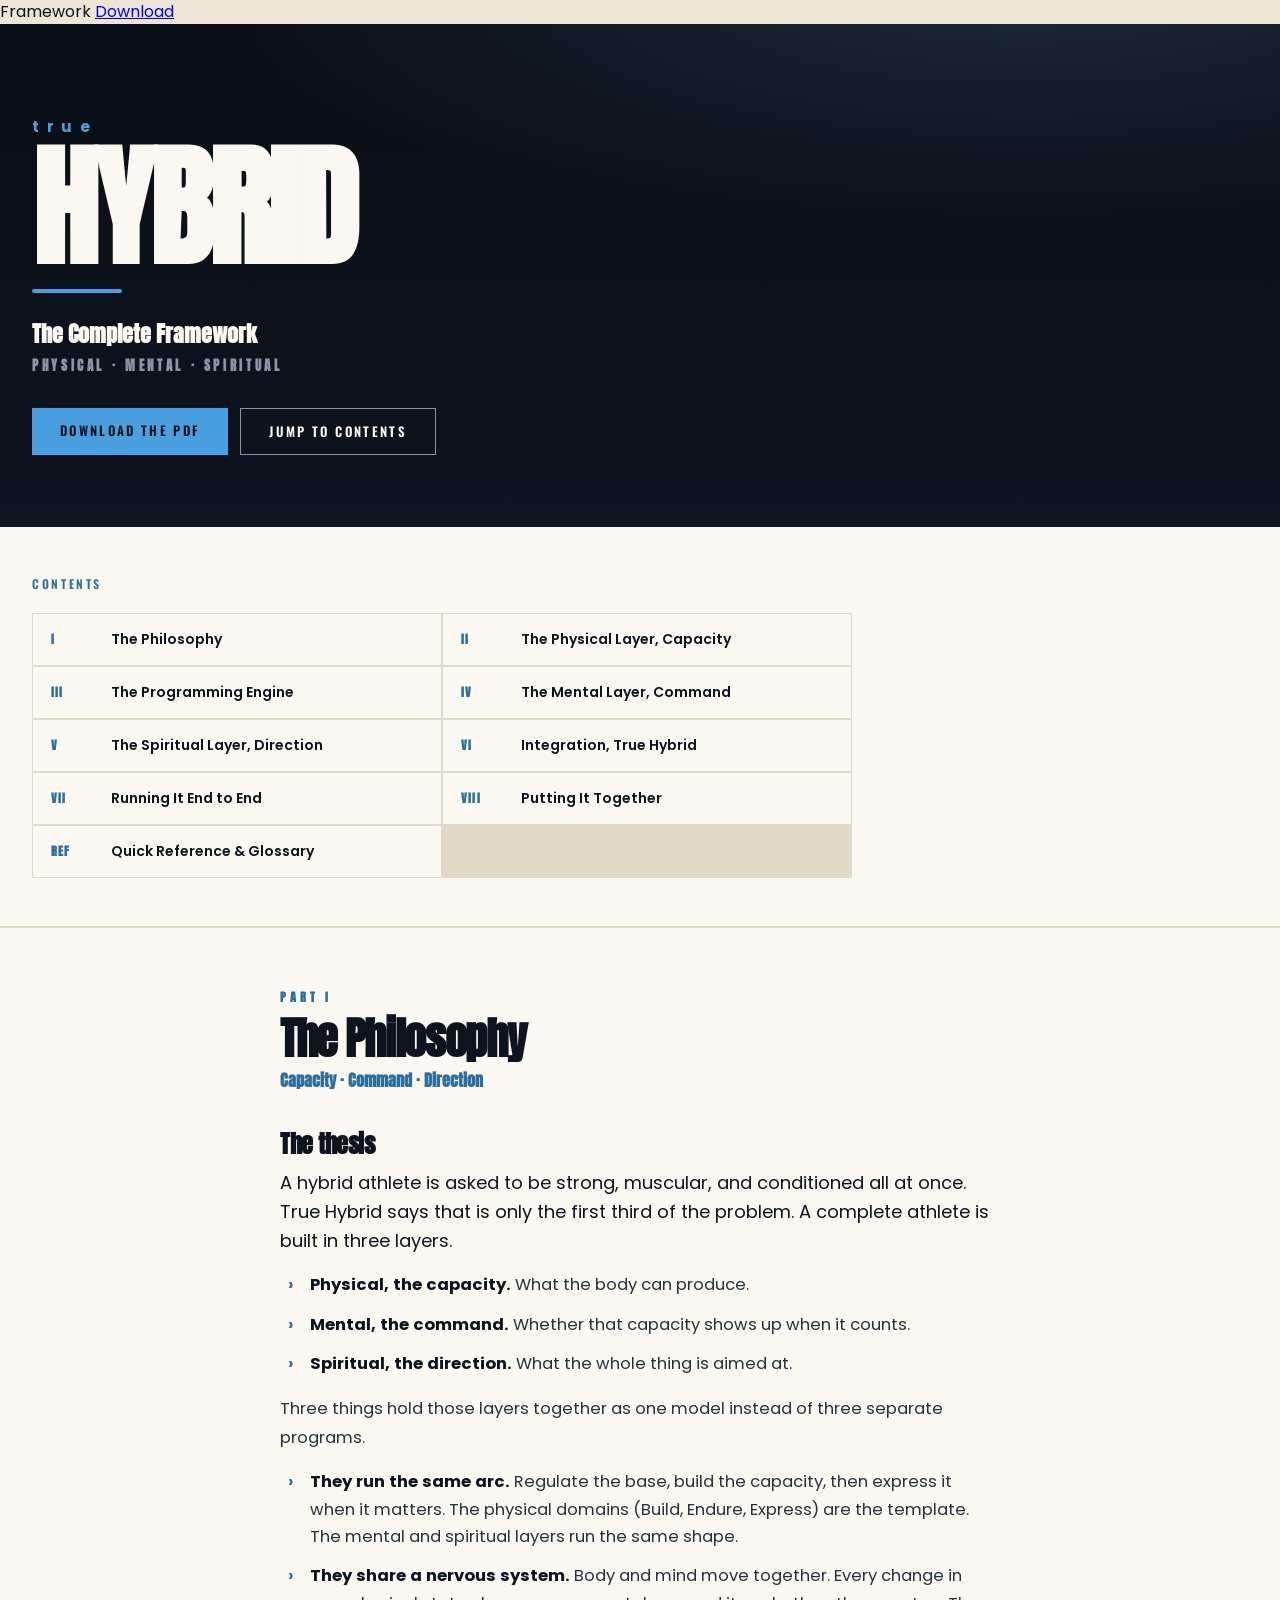
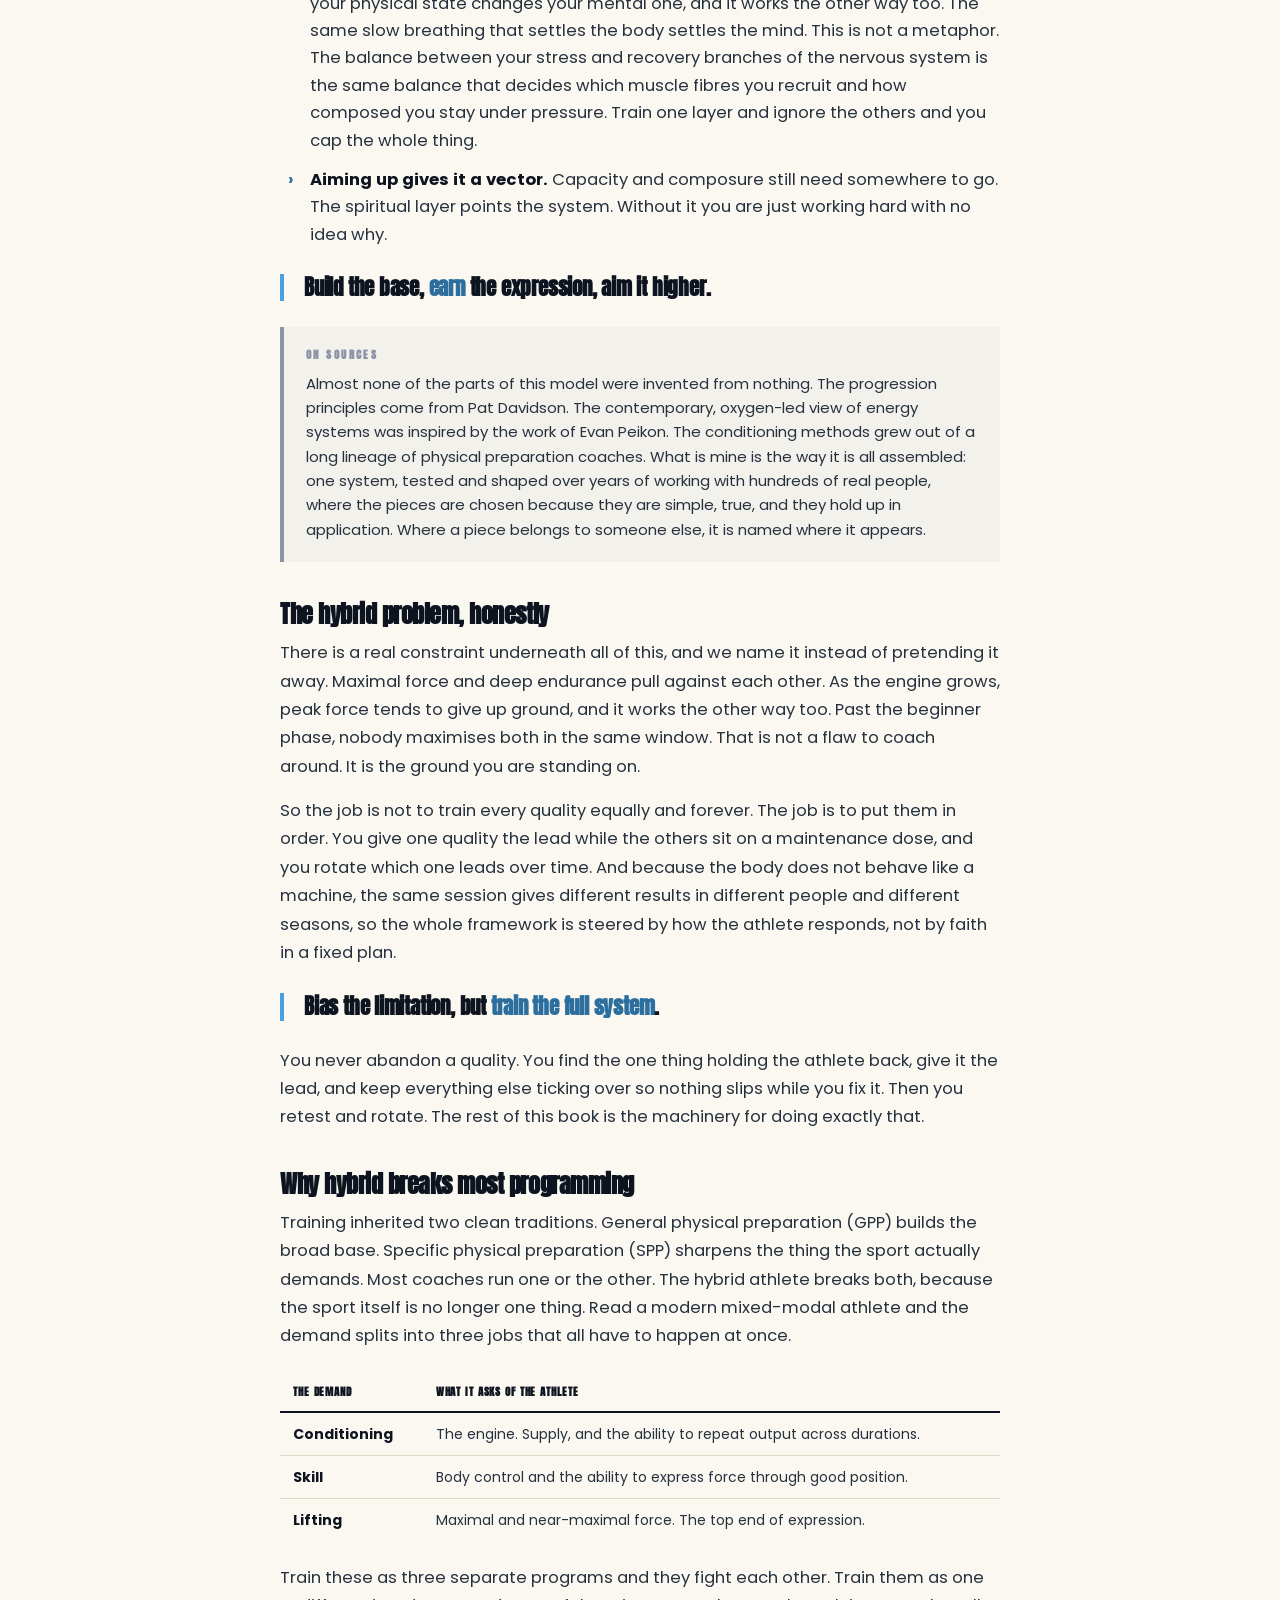
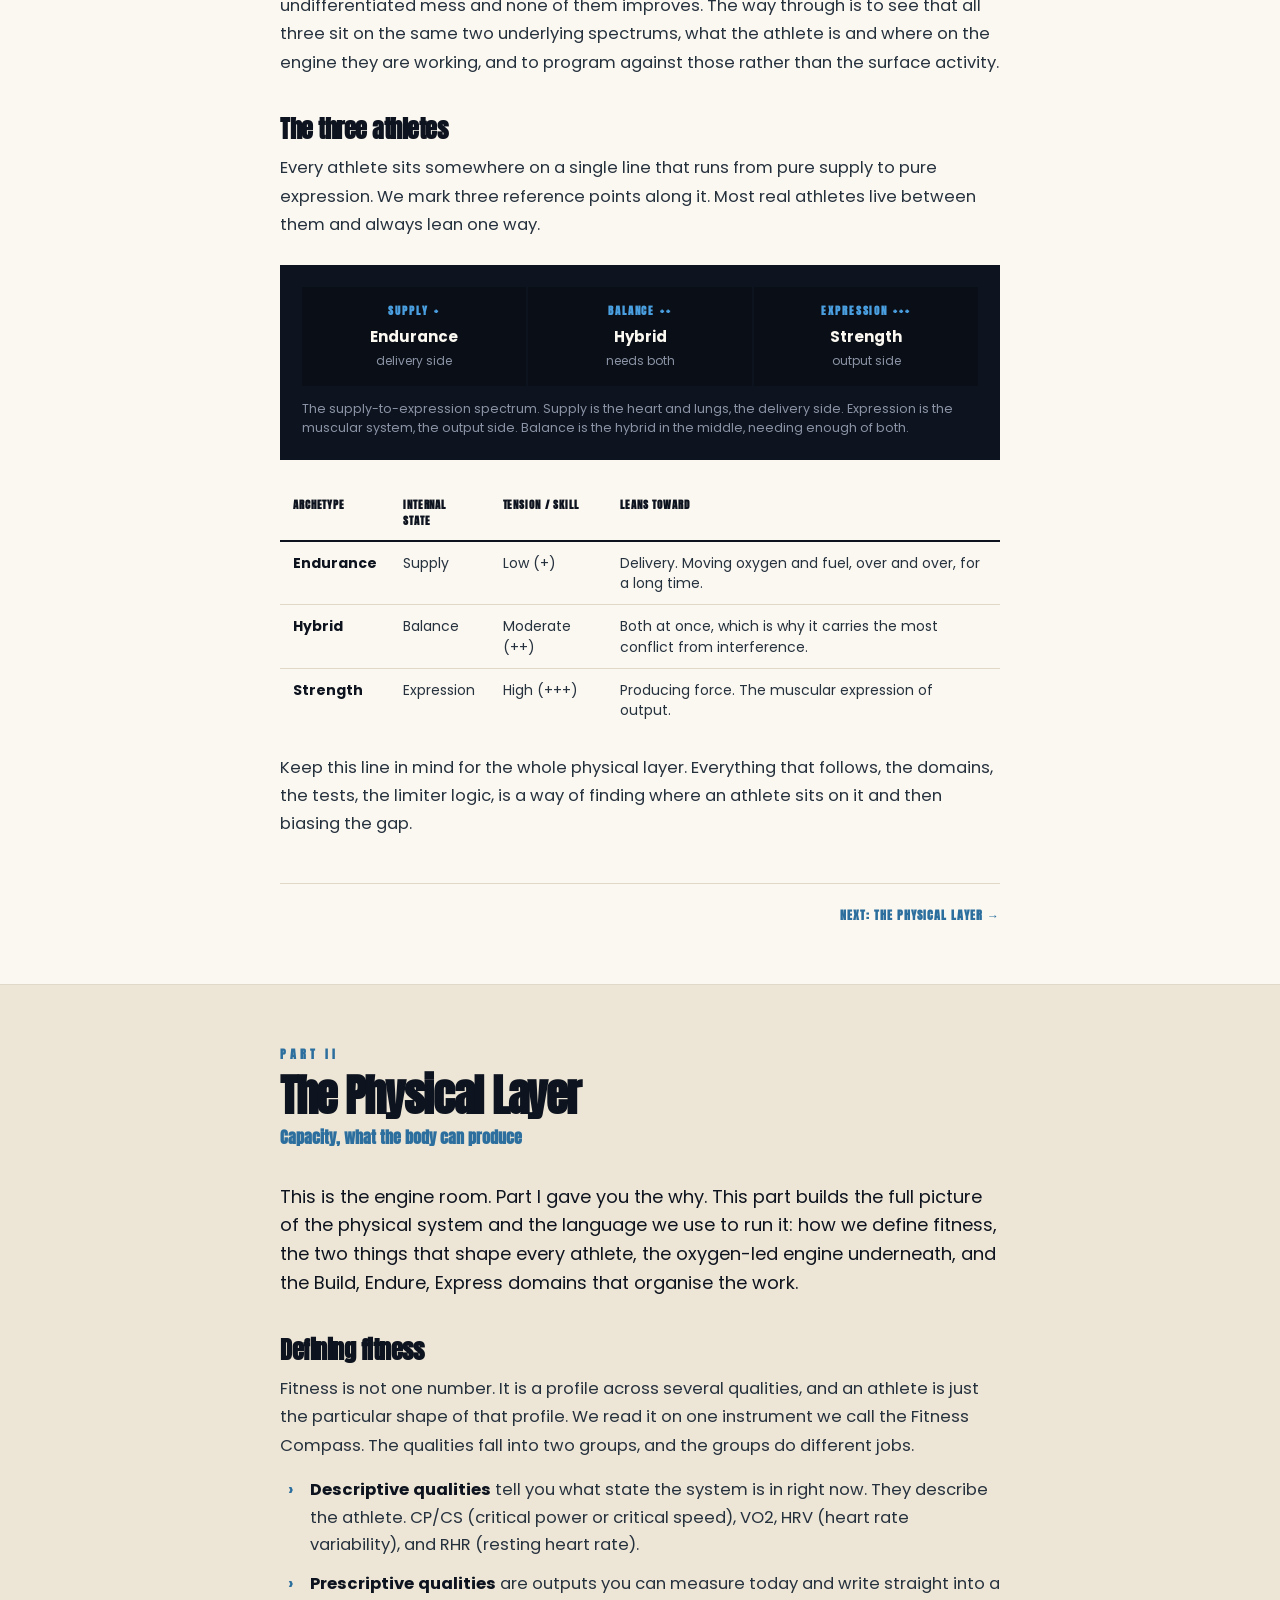
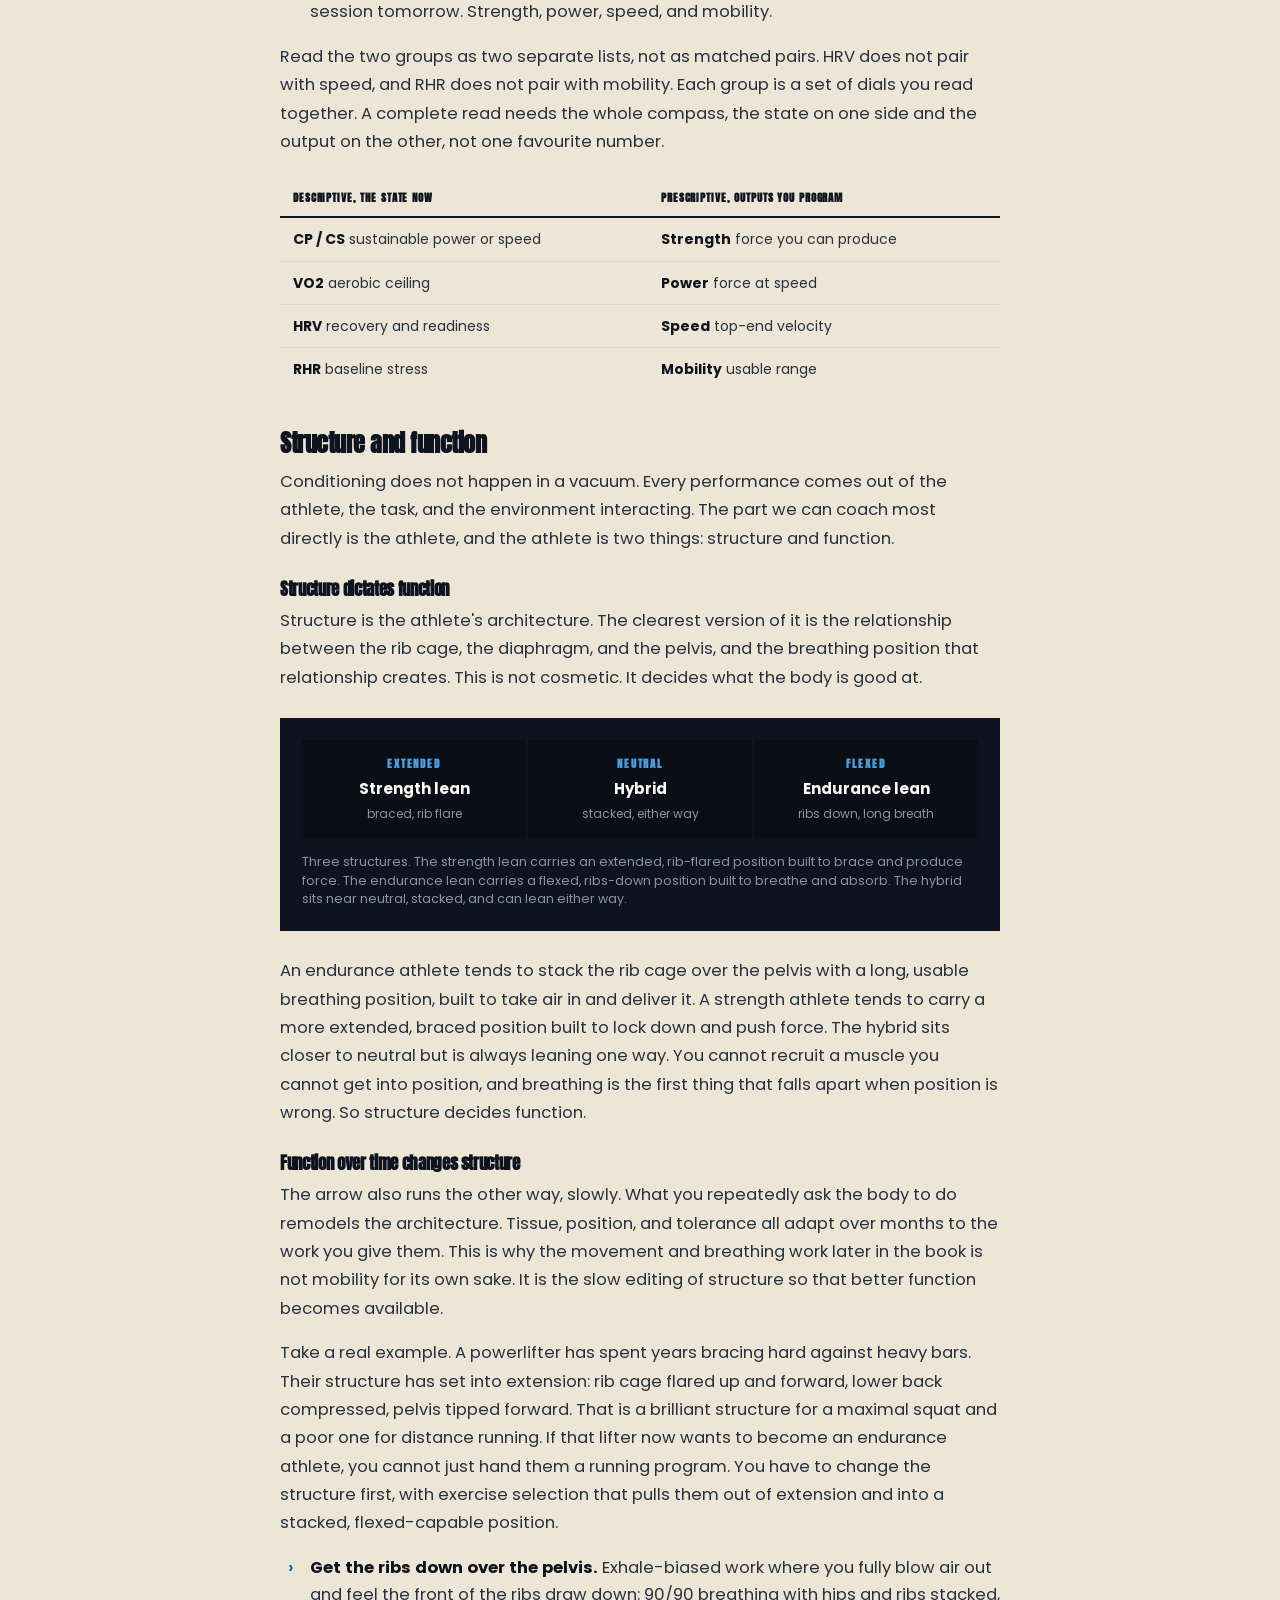
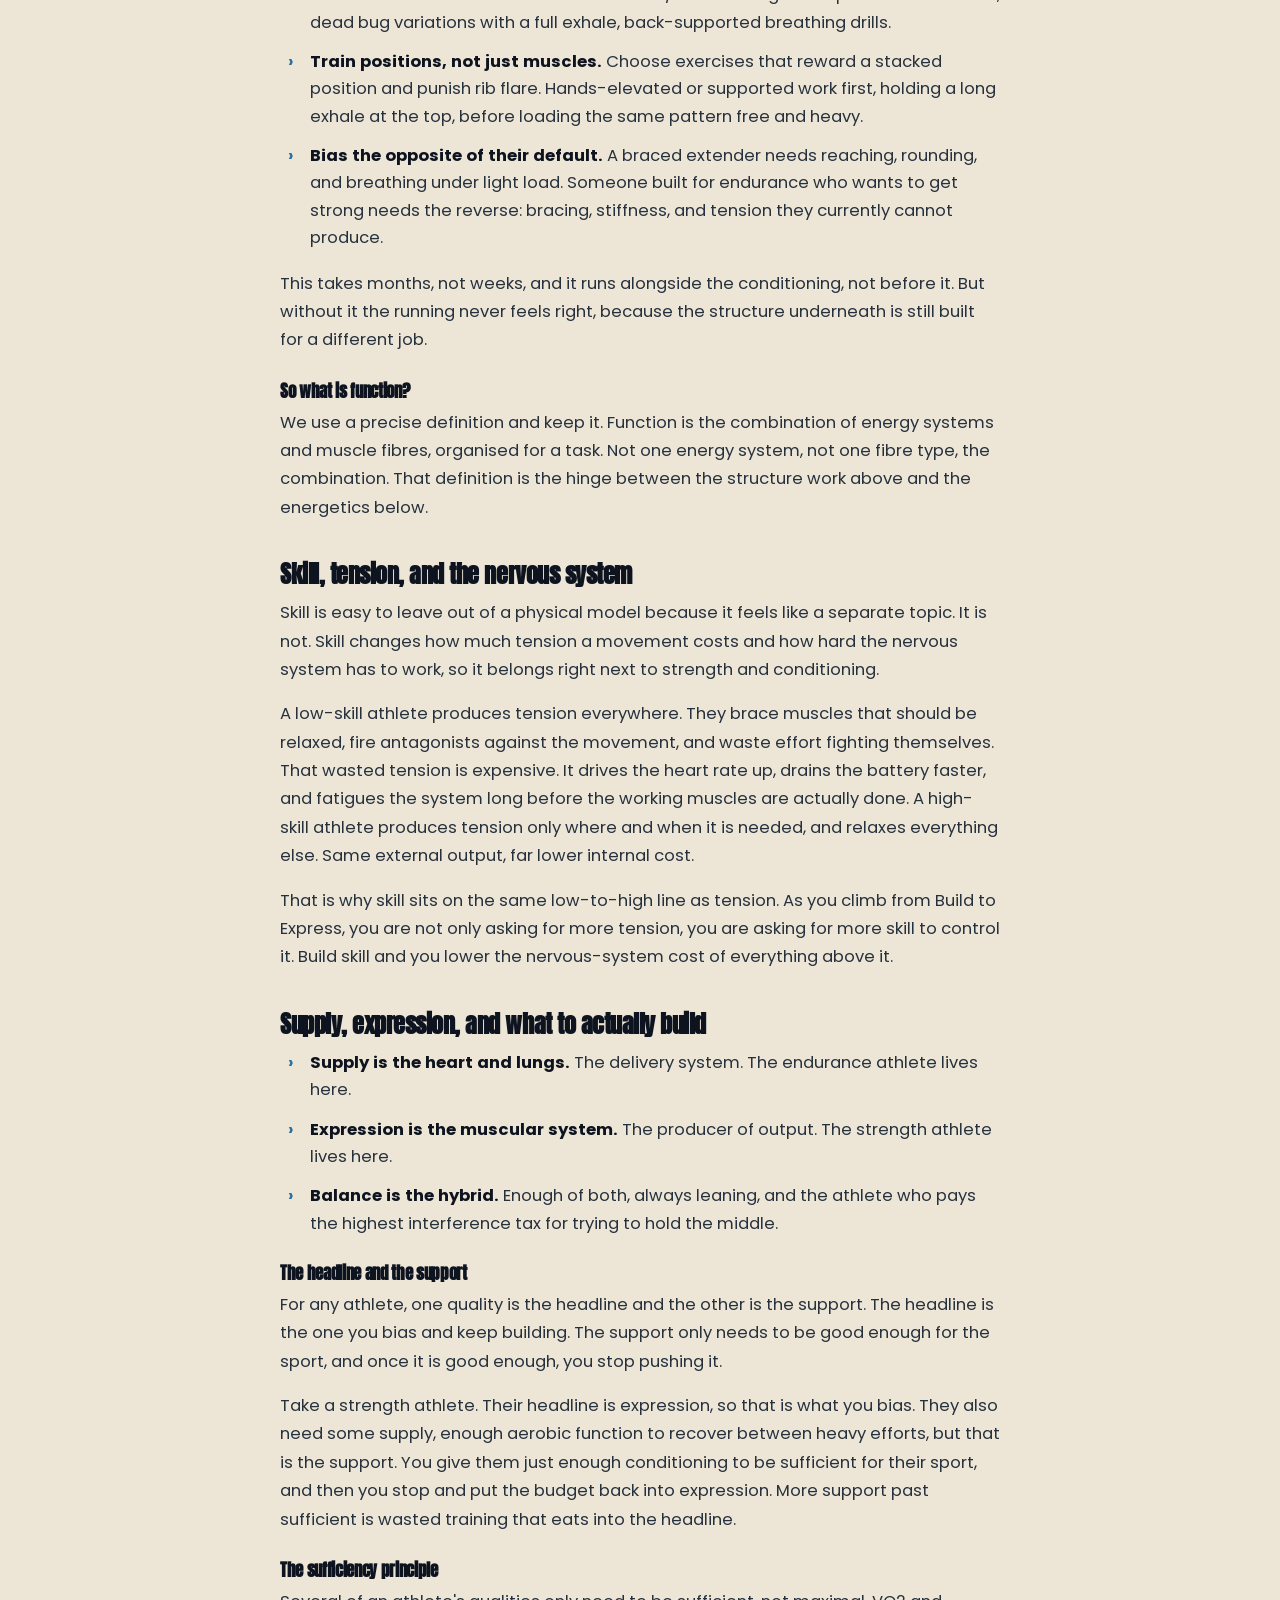
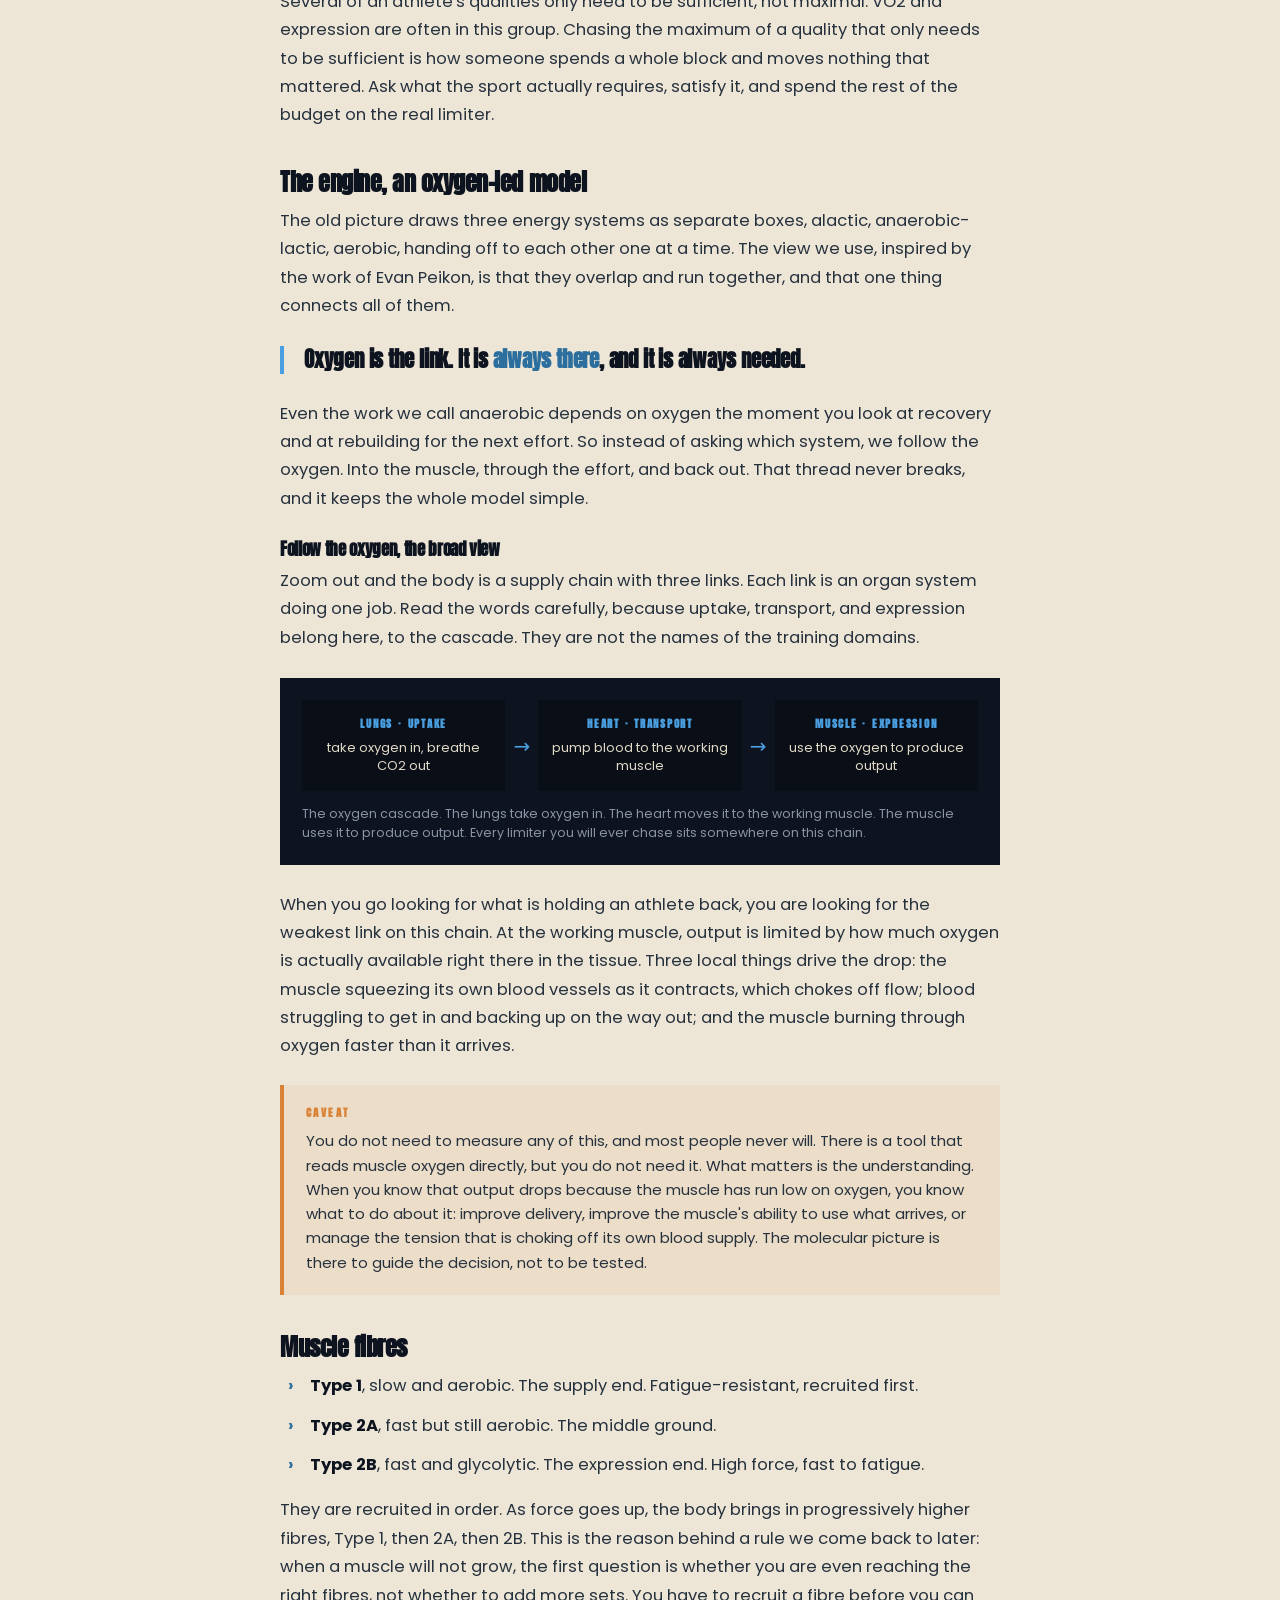
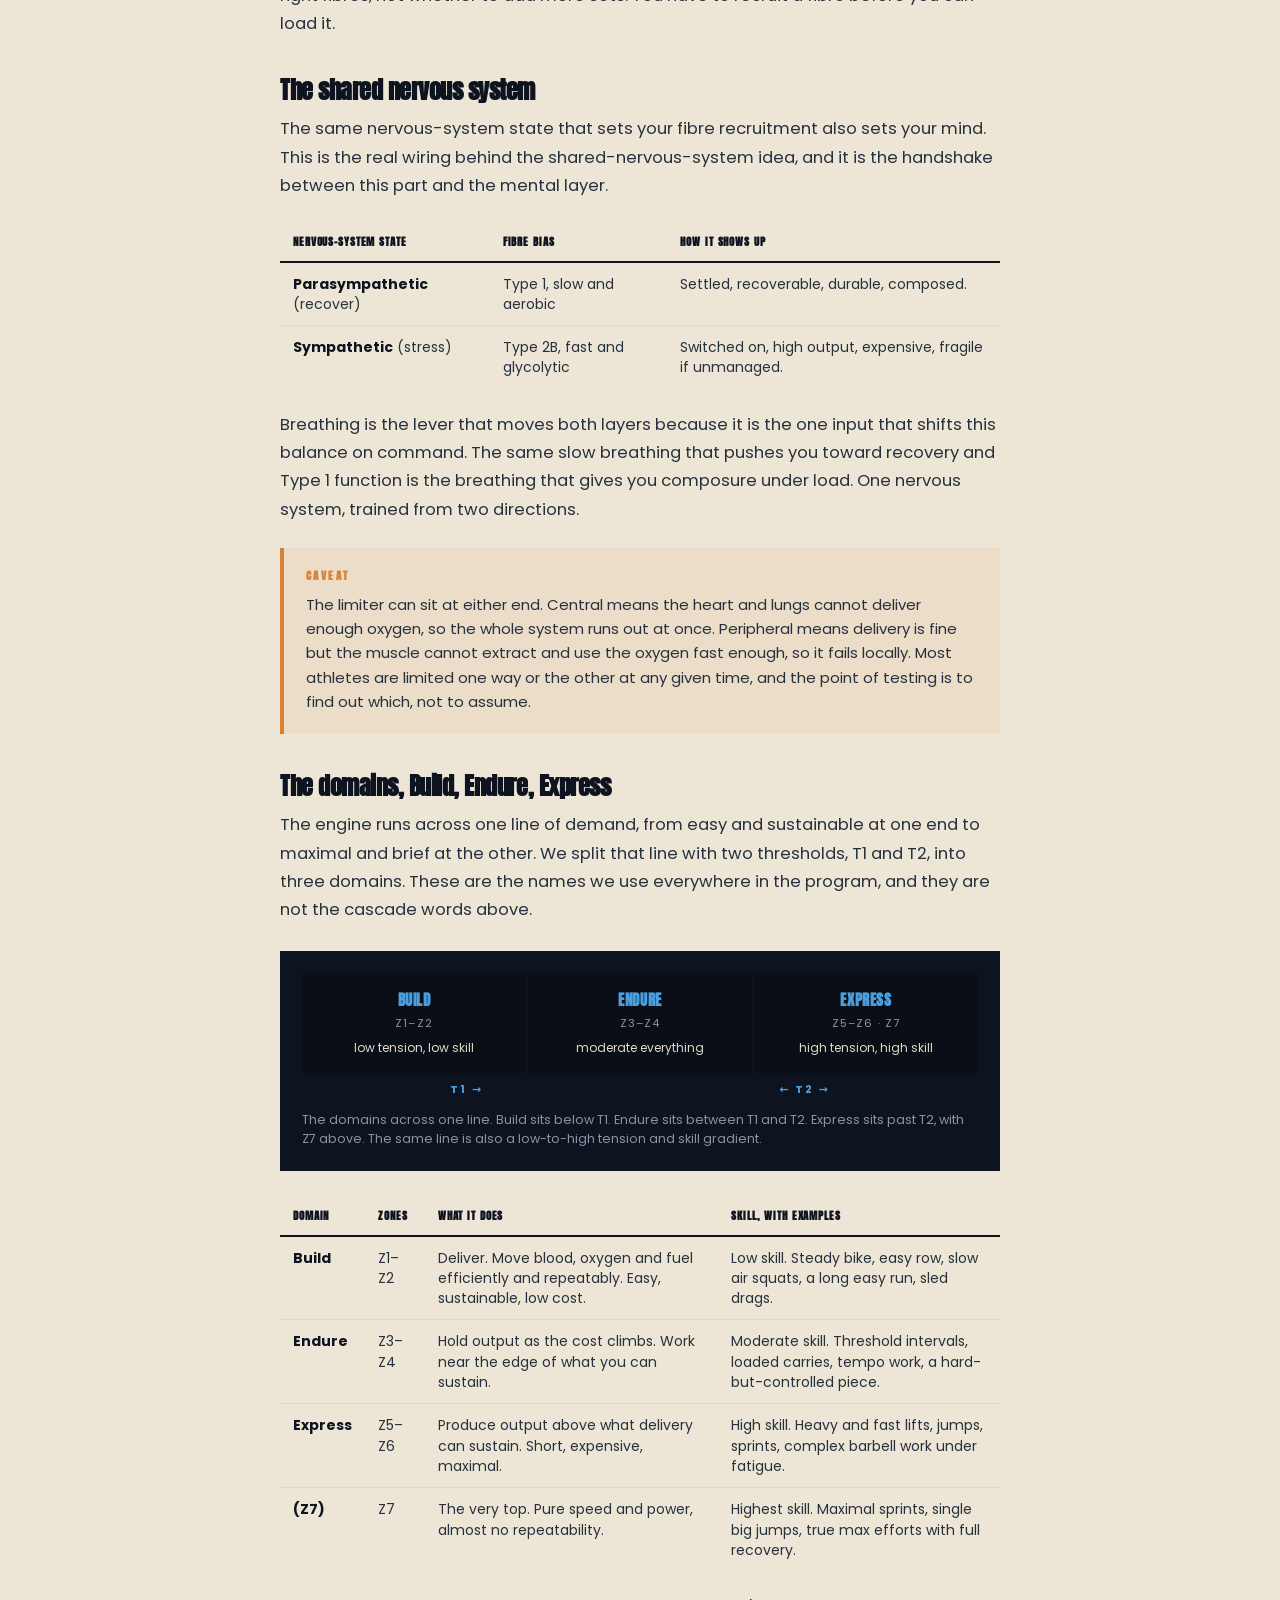
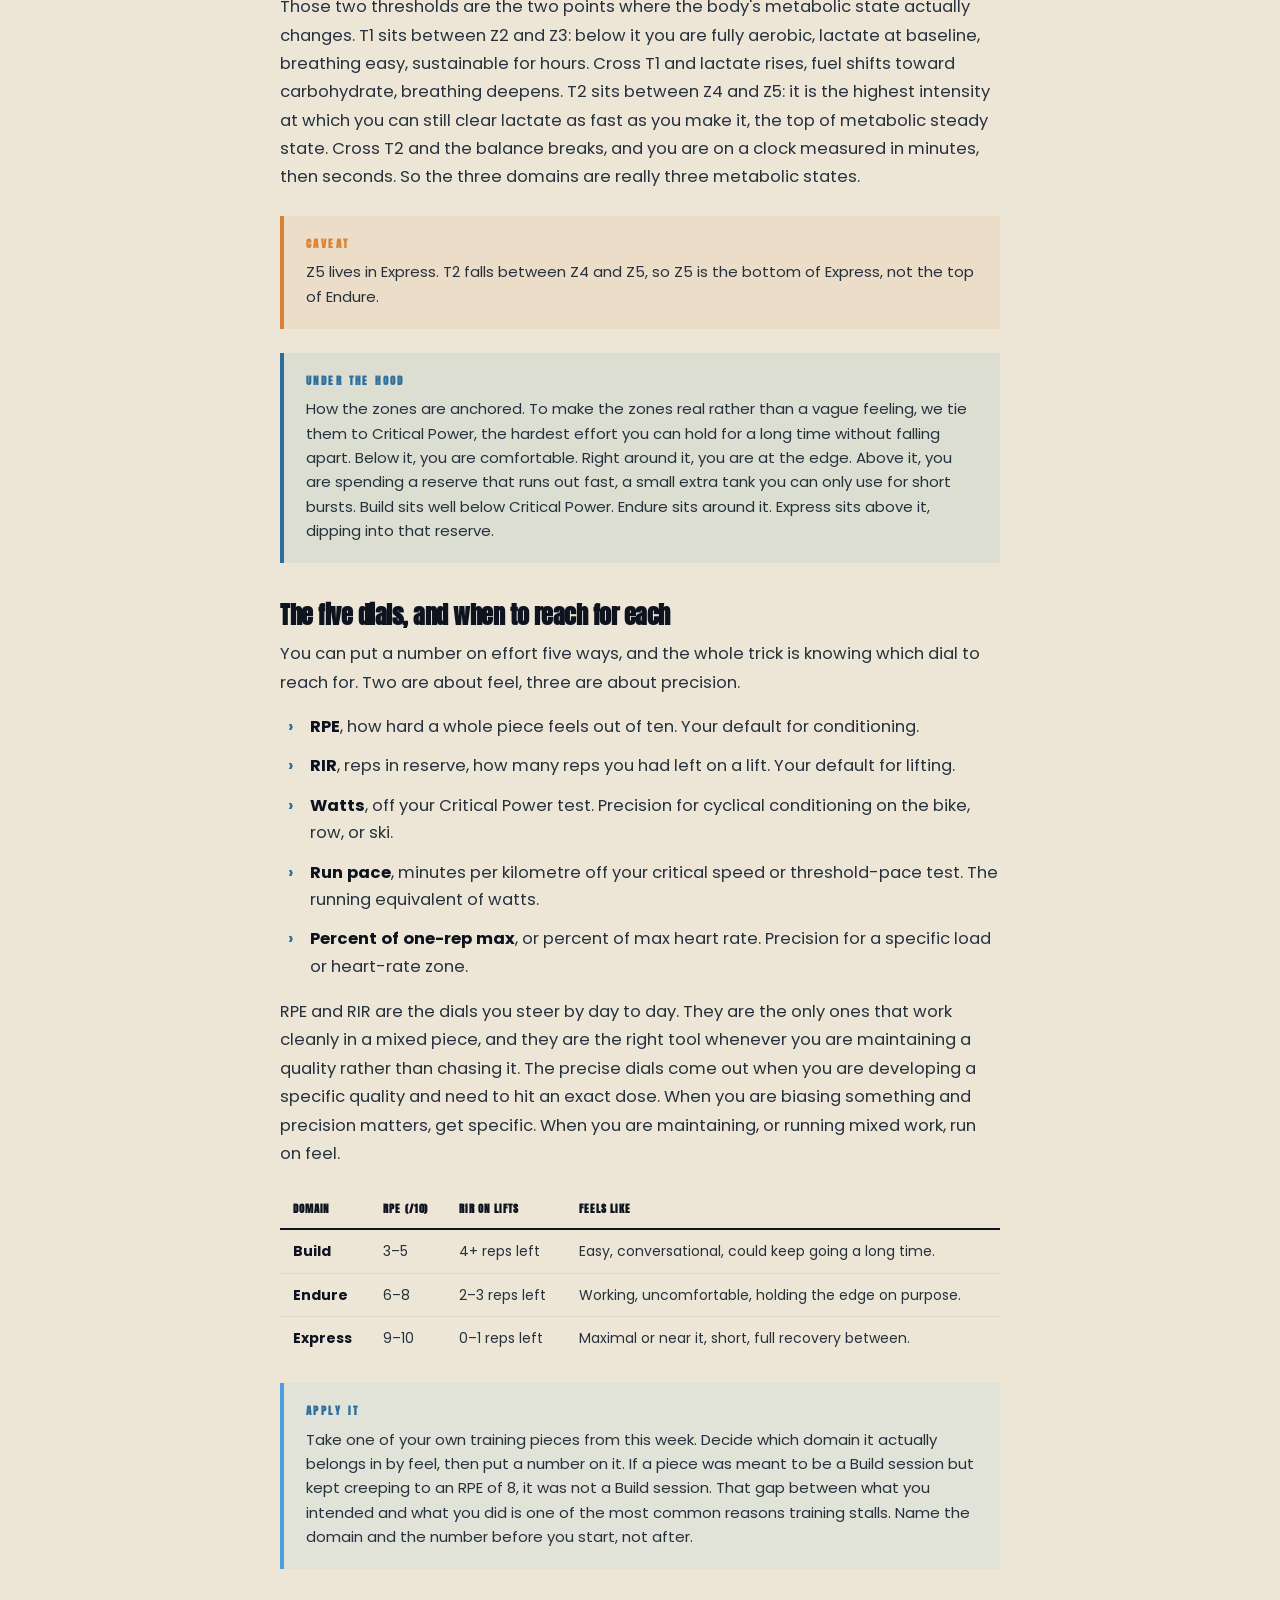
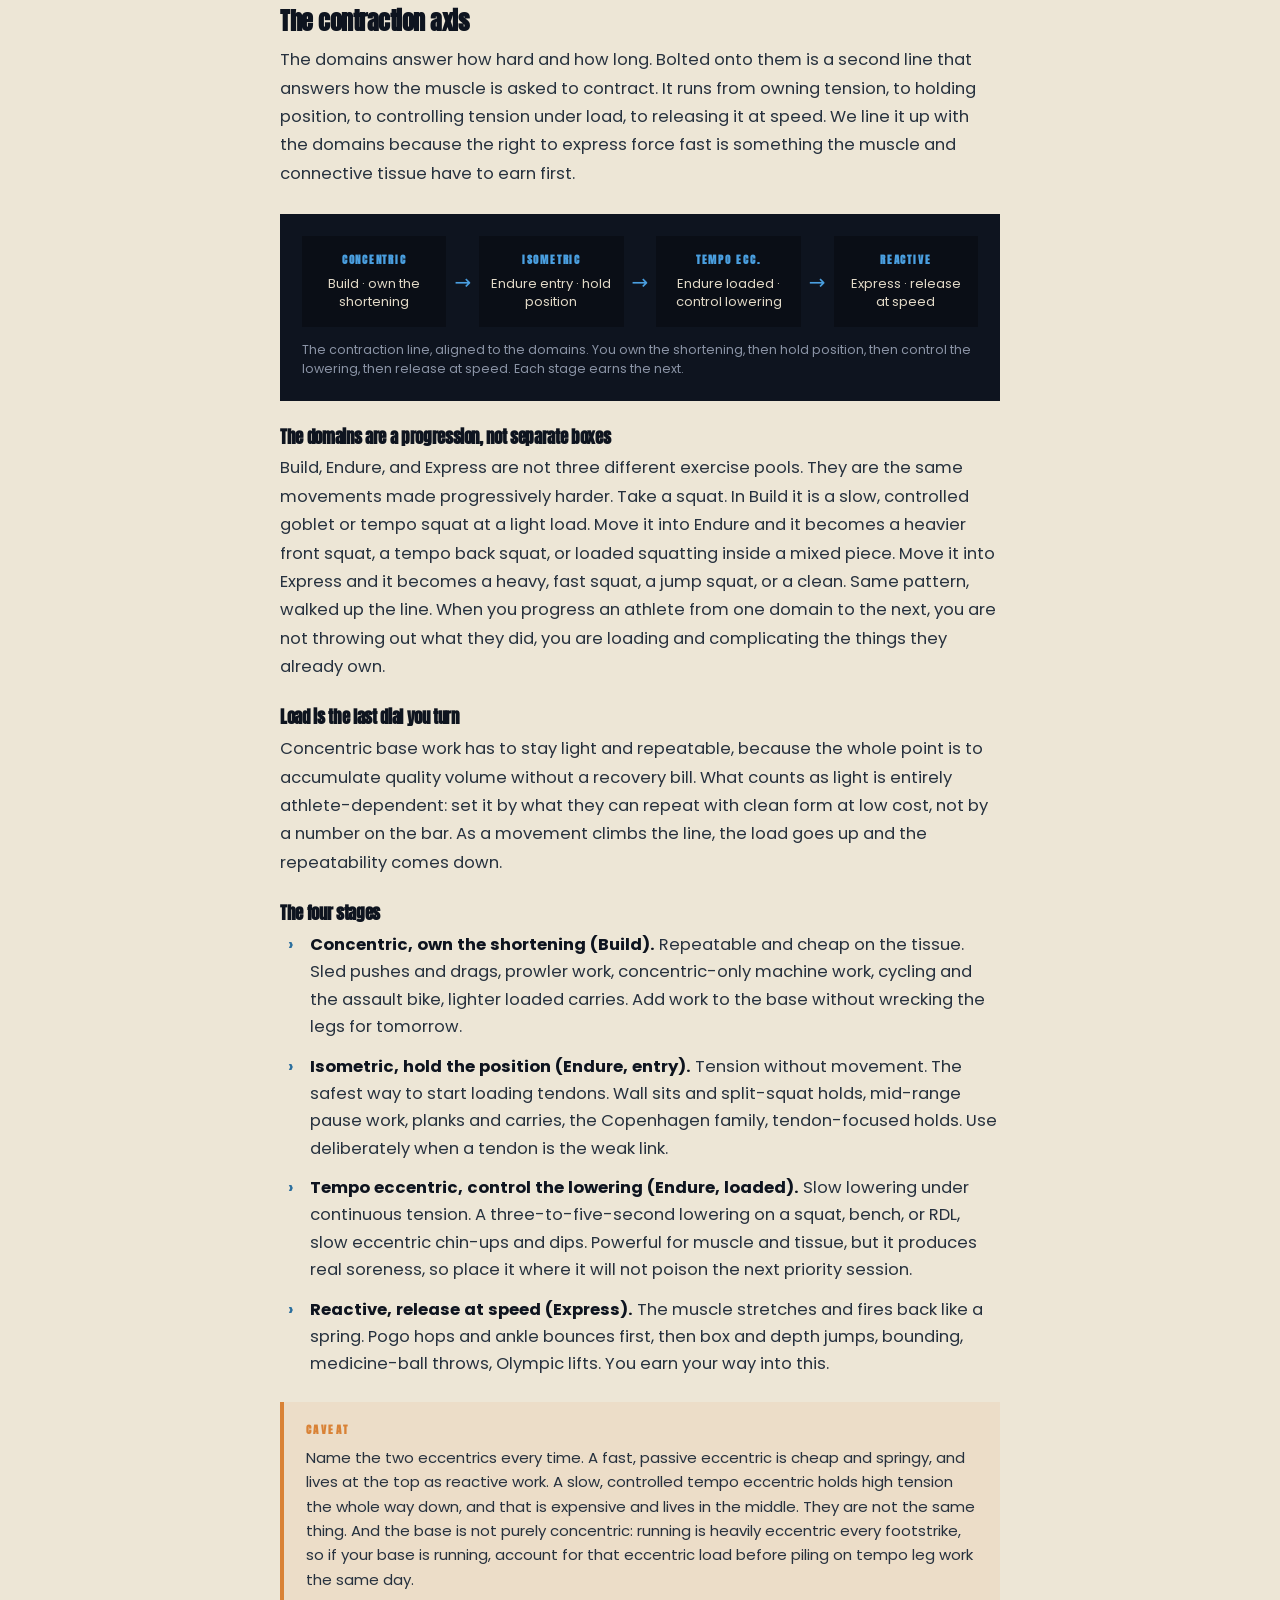
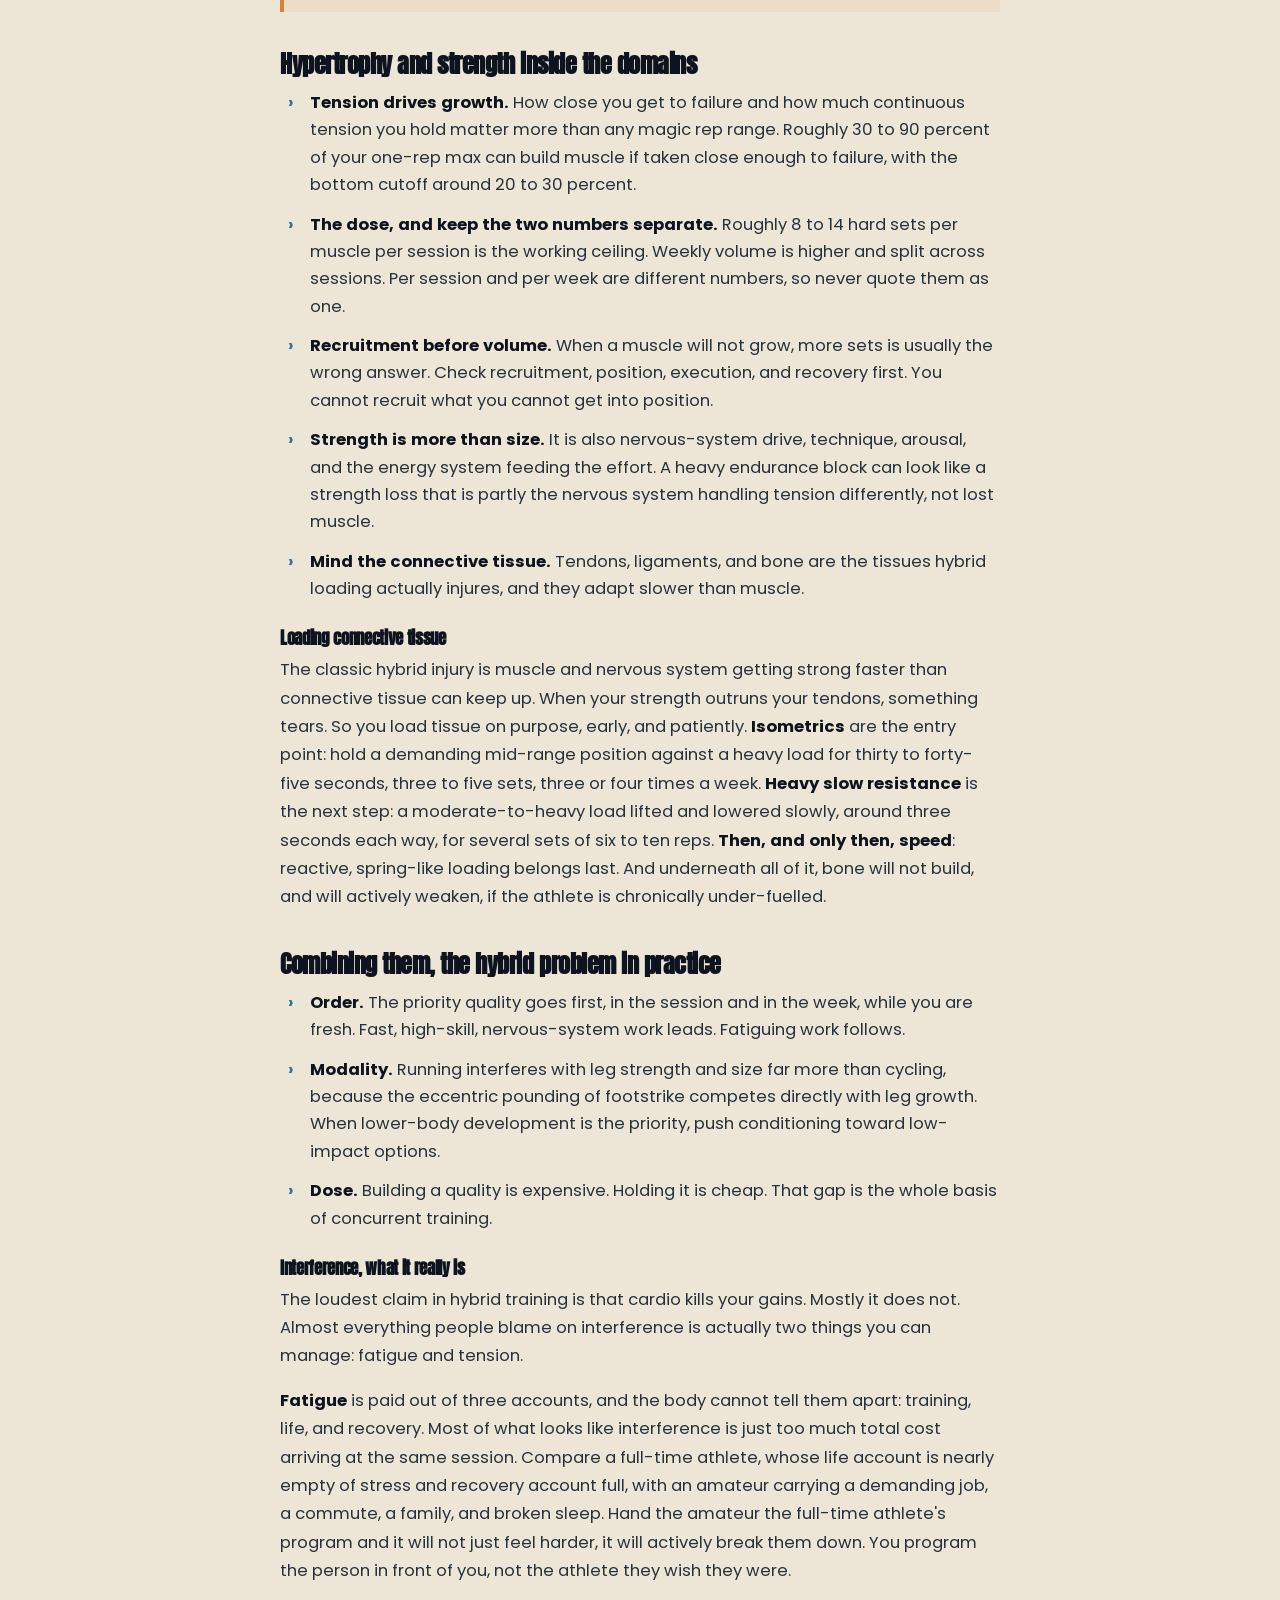
<file: framework/index.html>
<!DOCTYPE html>
<html lang="en">
<head>
<meta charset="UTF-8">
<meta name="viewport" content="width=device-width, initial-scale=1.0, viewport-fit=cover">
<meta name="theme-color" content="#15181e">
<link rel="manifest" href="/manifest.webmanifest">
<link rel="apple-touch-icon" href="/assets/icon-180.png">
<meta name="mobile-web-app-capable" content="yes">
<meta name="apple-mobile-web-app-capable" content="yes">
<meta name="apple-mobile-web-app-status-bar-style" content="black-translucent">
<meta name="apple-mobile-web-app-title" content="True Hybrid">
<title>The Complete Framework, True Hybrid</title>
<meta name="description" content="True Hybrid, the complete framework. Physical capacity, mental command, spiritual direction. The full master document, readable in one place, with a downloadable PDF.">
<link rel="stylesheet" href="../assets/styles.css">
<link rel="icon" type="image/svg+xml" href="data:image/svg+xml,%3Csvg xmlns='http://www.w3.org/2000/svg' viewBox='0 0 32 32'%3E%3Crect width='32' height='32' fill='%2315181e'/%3E%3Ctext x='16' y='23' text-anchor='middle' fill='%237cc4e8' font-family='Arial,sans-serif' font-size='20' font-weight='bold'%3EH%3C/text%3E%3C/svg%3E">
<style>
/* ===== COVER ===== */
.fx-cover {
  padding: 92px 32px 72px;
  background: radial-gradient(120% 90% at 80% -10%, rgba(124,196,232,0.16) 0%, transparent 55%), linear-gradient(180deg, var(--coal) 0%, var(--ink) 100%);
  color: var(--bone);
}
.fx-cover-inner { max-width: 820px; }
.fx-cover .true { font-family: var(--body); font-weight: 700; font-size: 15px; letter-spacing: 0.5em; text-transform: lowercase; color: var(--brass); }
.fx-cover h1 { color: var(--bone); font-size: clamp(56px, 12vw, 132px); font-weight: 900; line-height: 0.9; letter-spacing: -0.03em; margin: 10px 0 22px; }
.fx-cover-rule { width: 90px; height: 4px; background: var(--brass); border-radius: 2px; margin-bottom: 24px; }
.fx-cover .sub { font-family: var(--display); font-style: normal; font-size: 22px; font-weight: 700; color: var(--bone); margin-bottom: 6px; }
.fx-cover .spirit { font-family: var(--display); font-style: normal; font-size: 13px; letter-spacing: 0.28em; text-transform: uppercase; color: var(--smoke); font-weight: 600; }
.fx-cover-cta { display: flex; gap: 12px; flex-wrap: wrap; margin-top: 32px; }
.btn-ghost { background: transparent; color: var(--bone); border: 1px solid var(--smoke); }
.btn-ghost:hover { background: var(--bone); color: var(--ink); border-color: var(--bone); }

/* ===== CONTENTS ===== */
.fx-toc { padding: 48px 32px; background: var(--bone); border-bottom: 1px solid var(--cream); }
.fx-toc-inner { max-width: 820px; }
.fx-toc .eyebrow { margin-bottom: 20px; }
.fx-toc-grid { display: grid; grid-template-columns: 1fr 1fr; gap: 2px; background: var(--cream); border: 1px solid var(--cream); }
.fx-toc-grid a { background: var(--bone); padding: 16px 18px; text-decoration: none; display: flex; gap: 14px; align-items: baseline; transition: background 0.15s; }
.fx-toc-grid a:hover { background: var(--paper); }
.fx-toc-grid .n { font-family: var(--display); font-style: normal; font-size: 12px; font-weight: 700; color: var(--brass-dim); letter-spacing: 0.1em; min-width: 46px; }
.fx-toc-grid .t { font-size: 14px; color: var(--ink); font-weight: 600; line-height: 1.35; }

/* ===== BODY / PROSE ===== */
.fx-body { background: var(--bone); }
.fx-part { padding: 60px 32px; border-top: 1px solid var(--cream); }
.fx-part:nth-child(even) { background: var(--paper); }
.fx-inner { max-width: 720px; margin: 0 auto; }
.fx-part-head { margin-bottom: 34px; }
.fx-part-head .pn { font-family: var(--display); font-style: normal; font-size: 12px; letter-spacing: 0.32em; text-transform: uppercase; color: var(--brass-dim); font-weight: 700; }
.fx-part-head h2 { font-size: clamp(30px, 5vw, 44px); font-weight: 900; letter-spacing: -0.03em; line-height: 1.0; margin: 10px 0 8px; }
.fx-part-head .pt { font-family: var(--display); font-style: normal; font-size: 16px; color: var(--brass-dim); font-weight: 600; }

.fx-inner h3 { font-family: var(--display); font-size: 24px; font-weight: 800; letter-spacing: -0.02em; margin: 40px 0 12px; color: var(--ink); }
.fx-inner h4 { font-family: var(--display); font-size: 17px; font-weight: 700; margin: 28px 0 8px; color: var(--ink); }
.fx-inner p { font-size: 16.5px; line-height: 1.72; color: var(--char); margin-bottom: 16px; }
.fx-inner p strong { color: var(--ink); font-weight: 700; }
.fx-inner ul, .fx-inner ol { margin: 0 0 18px; padding-left: 4px; list-style: none; }
.fx-inner li { font-size: 16.5px; line-height: 1.66; color: var(--char); margin-bottom: 12px; padding-left: 26px; position: relative; }
.fx-inner ul li::before { content: '›'; position: absolute; left: 4px; color: var(--brass-dim); font-weight: 700; }
.fx-inner ol { counter-reset: fxol; }
.fx-inner ol li { counter-increment: fxol; }
.fx-inner ol li::before { content: counter(fxol); position: absolute; left: 0; top: 0; color: var(--brass-dim); font-weight: 700; font-family: var(--display); font-size: 14px; }
.fx-inner li strong { color: var(--ink); font-weight: 700; }
.fx-lead { font-size: 18px !important; color: var(--ink) !important; line-height: 1.6 !important; }
.fx-thesis { font-family: var(--display); font-style: normal; font-size: 21px; font-weight: 800; letter-spacing: -0.01em; color: var(--ink); line-height: 1.3; margin: 26px 0; padding-left: 20px; border-left: 4px solid var(--brass); }
.fx-thesis em { font-style: normal; color: var(--brass-dim); }

/* callout boxes */
.fx-box { margin: 24px 0; padding: 20px 22px; border-left: 4px solid var(--smoke); background: rgba(122,135,148,0.07); }
.fx-box .bx-k { font-family: var(--display); font-style: normal; font-size: 11px; letter-spacing: 0.22em; text-transform: uppercase; font-weight: 700; margin-bottom: 8px; color: var(--smoke); }
.fx-box p { font-size: 15px !important; line-height: 1.62 !important; margin-bottom: 10px; }
.fx-box p:last-child { margin-bottom: 0; }
.fx-box--apply { border-left-color: var(--brass); background: rgba(124,196,232,0.10); }
.fx-box--apply .bx-k { color: var(--brass-dim); }
.fx-box--hood { border-left-color: var(--brass-dim); background: rgba(47,126,166,0.08); }
.fx-box--hood .bx-k { color: var(--brass-dim); }
.fx-box--caveat { border-left-color: var(--warn); background: rgba(217,130,54,0.09); }
.fx-box--caveat .bx-k { color: var(--warn); }
.fx-box--sources { border-left-color: var(--smoke); background: rgba(122,135,148,0.06); }

/* tables */
.fx-table-wrap { overflow-x: auto; margin: 22px 0; }
table.fx { width: 100%; border-collapse: collapse; font-size: 14px; min-width: 460px; }
table.fx th, table.fx td { text-align: left; padding: 11px 13px; border-bottom: 1px solid var(--cream); vertical-align: top; line-height: 1.45; color: var(--char); }
table.fx th { font-family: var(--display); font-style: normal; font-size: 11px; letter-spacing: 0.08em; text-transform: uppercase; color: var(--ink); font-weight: 700; border-bottom: 2px solid var(--ink); background: transparent; }
table.fx td strong { color: var(--ink); }
table.fx tr:last-child td { border-bottom: none; }

/* mini diagrams */
.fx-dg { margin: 26px 0; padding: 22px; background: var(--ink); color: var(--bone); }
.fx-dg .cap { font-size: 12.5px; color: var(--smoke); line-height: 1.5; margin-top: 14px; }
.fx-spectrum { display: grid; grid-template-columns: repeat(3, 1fr); gap: 2px; text-align: center; }
.fx-spectrum .cell { background: var(--coal); padding: 16px 10px; }
.fx-spectrum .cell .a { font-family: var(--display); font-style: normal; font-size: 11px; letter-spacing: 0.18em; text-transform: uppercase; color: var(--brass); font-weight: 700; }
.fx-spectrum .cell .b { font-size: 15px; font-weight: 700; color: var(--bone); margin: 6px 0 4px; }
.fx-spectrum .cell .c { font-size: 12px; color: var(--smoke); }
.fx-flow { display: flex; align-items: stretch; gap: 0; }
.fx-flow .node { flex: 1; background: var(--coal); padding: 16px 12px; text-align: center; }
.fx-flow .arrow { display: flex; align-items: center; color: var(--brass); font-size: 20px; padding: 0 8px; }
.fx-flow .node .a { font-family: var(--display); font-style: normal; font-size: 11px; letter-spacing: 0.16em; text-transform: uppercase; color: var(--brass); font-weight: 700; }
.fx-flow .node .b { font-size: 13px; color: var(--cream); margin-top: 6px; line-height: 1.4; }
.fx-domainline { display: grid; grid-template-columns: repeat(3, 1fr); gap: 2px; position: relative; }
.fx-domainline .d { background: var(--coal); padding: 16px 12px; text-align: center; }
.fx-domainline .d .a { font-family: var(--display); font-style: normal; font-size: 15px; font-weight: 800; color: var(--brass); letter-spacing: 0.04em; }
.fx-domainline .d .z { font-size: 11px; color: var(--smoke); margin-top: 4px; letter-spacing: 0.1em; }
.fx-domainline .d .desc { font-size: 12px; color: var(--cream); margin-top: 8px; line-height: 1.4; }
.fx-thresholds { display: flex; justify-content: space-around; font-size: 11px; color: var(--brass); letter-spacing: 0.2em; text-transform: uppercase; margin-top: 8px; font-weight: 700; }

.fx-partnav { display: flex; justify-content: space-between; gap: 12px; margin-top: 44px; padding-top: 22px; border-top: 1px solid var(--cream); }
.fx-partnav a { font-family: var(--display); font-style: normal; font-size: 12px; letter-spacing: 0.08em; text-transform: uppercase; font-weight: 700; color: var(--brass-dim); text-decoration: none; }
.fx-partnav a:hover { color: var(--ink); }
.fx-totop { text-align: center; padding: 40px 32px 8px; background: var(--bone); }
.fx-totop a { font-family: var(--display); font-style: normal; font-size: 12px; letter-spacing: 0.14em; text-transform: uppercase; font-weight: 700; color: var(--brass-dim); text-decoration: none; }

/* download band */
.fx-dl { padding: 56px 32px; background: linear-gradient(180deg, var(--ink) 0%, var(--coal) 100%); color: var(--bone); text-align: center; }
.fx-dl-inner { max-width: 560px; margin: 0 auto; }
.fx-dl .eyebrow { color: var(--brass); }
.fx-dl h2 { color: var(--bone); font-size: 28px; font-style: normal; margin: 10px 0 12px; }
.fx-dl p { color: var(--cream); font-size: 15px; line-height: 1.6; margin-bottom: 22px; opacity: 0.9; }

@media (max-width: 720px) {
  .fx-cover { padding: 60px 20px 48px; }
  .fx-toc { padding: 36px 20px; }
  .fx-toc-grid { grid-template-columns: 1fr; }
  .fx-part { padding: 44px 20px; }
  .fx-inner p, .fx-inner li { font-size: 16px; }
  .fx-flow { flex-direction: column; }
  .fx-flow .arrow { transform: rotate(90deg); padding: 6px 0; justify-content: center; }
  table.fx { font-size: 13px; }
}
</style>
</head>
<body class="app-mode">
<div class="app">

  <header class="app-header">
    <span class="h-title">Framework</span>
    <span class="h-spacer"></span>
    <a href="/downloads/true-hybrid-framework.pdf" class="h-action" download>Download</a>
  </header>

  <section class="fx-cover" id="top">
    <div class="fx-cover-inner">
      <div class="true">true</div>
      <h1>HYBRID</h1>
      <div class="fx-cover-rule"></div>
      <div class="sub">The Complete Framework</div>
      <div class="spirit">Physical · Mental · Spiritual</div>
      <div class="fx-cover-cta">
        <a href="../downloads/true-hybrid-framework.pdf" class="btn" download>Download the PDF</a>
        <a href="#contents" class="btn btn-ghost">Jump to contents</a>
      </div>
    </div>
  </section>

  <section class="fx-toc" id="contents">
    <div class="fx-toc-inner">
      <div class="eyebrow">Contents</div>
      <div class="fx-toc-grid">
        <a href="#part1"><span class="n">I</span><span class="t">The Philosophy</span></a>
        <a href="#part2"><span class="n">II</span><span class="t">The Physical Layer, Capacity</span></a>
        <a href="#part3"><span class="n">III</span><span class="t">The Programming Engine</span></a>
        <a href="#part4"><span class="n">IV</span><span class="t">The Mental Layer, Command</span></a>
        <a href="#part5"><span class="n">V</span><span class="t">The Spiritual Layer, Direction</span></a>
        <a href="#part6"><span class="n">VI</span><span class="t">Integration, True Hybrid</span></a>
        <a href="#part7"><span class="n">VII</span><span class="t">Running It End to End</span></a>
        <a href="#part8"><span class="n">VIII</span><span class="t">Putting It Together</span></a>
        <a href="#reference"><span class="n">REF</span><span class="t">Quick Reference &amp; Glossary</span></a>
      </div>
    </div>
  </section>

  <main class="fx-body app-main">

  <section class="fx-part" id="part1">
   <div class="fx-inner">
    <div class="fx-part-head">
      <div class="pn">Part I</div>
      <h2>The Philosophy</h2>
      <div class="pt">Capacity · Command · Direction</div>
    </div>

    <h3>The thesis</h3>
    <p class="fx-lead">A hybrid athlete is asked to be strong, muscular, and conditioned all at once. True Hybrid says that is only the first third of the problem. A complete athlete is built in three layers.</p>
    <ul>
      <li><strong>Physical, the capacity.</strong> What the body can produce.</li>
      <li><strong>Mental, the command.</strong> Whether that capacity shows up when it counts.</li>
      <li><strong>Spiritual, the direction.</strong> What the whole thing is aimed at.</li>
    </ul>
    <p>Three things hold those layers together as one model instead of three separate programs.</p>
    <ul>
      <li><strong>They run the same arc.</strong> Regulate the base, build the capacity, then express it when it matters. The physical domains (Build, Endure, Express) are the template. The mental and spiritual layers run the same shape.</li>
      <li><strong>They share a nervous system.</strong> Body and mind move together. Every change in your physical state changes your mental one, and it works the other way too. The same slow breathing that settles the body settles the mind. This is not a metaphor. The balance between your stress and recovery branches of the nervous system is the same balance that decides which muscle fibres you recruit and how composed you stay under pressure. Train one layer and ignore the others and you cap the whole thing.</li>
      <li><strong>Aiming up gives it a vector.</strong> Capacity and composure still need somewhere to go. The spiritual layer points the system. Without it you are just working hard with no idea why.</li>
    </ul>
    <div class="fx-thesis">Build the base, <em>earn</em> the expression, aim it higher.</div>

    <div class="fx-box fx-box--sources">
      <div class="bx-k">On sources</div>
      <p>Almost none of the parts of this model were invented from nothing. The progression principles come from Pat Davidson. The contemporary, oxygen-led view of energy systems was inspired by the work of Evan Peikon. The conditioning methods grew out of a long lineage of physical preparation coaches. What is mine is the way it is all assembled: one system, tested and shaped over years of working with hundreds of real people, where the pieces are chosen because they are simple, true, and they hold up in application. Where a piece belongs to someone else, it is named where it appears.</p>
    </div>

    <h3>The hybrid problem, honestly</h3>
    <p>There is a real constraint underneath all of this, and we name it instead of pretending it away. Maximal force and deep endurance pull against each other. As the engine grows, peak force tends to give up ground, and it works the other way too. Past the beginner phase, nobody maximises both in the same window. That is not a flaw to coach around. It is the ground you are standing on.</p>
    <p>So the job is not to train every quality equally and forever. The job is to put them in order. You give one quality the lead while the others sit on a maintenance dose, and you rotate which one leads over time. And because the body does not behave like a machine, the same session gives different results in different people and different seasons, so the whole framework is steered by how the athlete responds, not by faith in a fixed plan.</p>
    <div class="fx-thesis">Bias the limitation, but <em>train the full system</em>.</div>
    <p>You never abandon a quality. You find the one thing holding the athlete back, give it the lead, and keep everything else ticking over so nothing slips while you fix it. Then you retest and rotate. The rest of this book is the machinery for doing exactly that.</p>

    <h3>Why hybrid breaks most programming</h3>
    <p>Training inherited two clean traditions. General physical preparation (GPP) builds the broad base. Specific physical preparation (SPP) sharpens the thing the sport actually demands. Most coaches run one or the other. The hybrid athlete breaks both, because the sport itself is no longer one thing. Read a modern mixed-modal athlete and the demand splits into three jobs that all have to happen at once.</p>
    <div class="fx-table-wrap">
    <table class="fx">
      <thead><tr><th>The demand</th><th>What it asks of the athlete</th></tr></thead>
      <tbody>
        <tr><td><strong>Conditioning</strong></td><td>The engine. Supply, and the ability to repeat output across durations.</td></tr>
        <tr><td><strong>Skill</strong></td><td>Body control and the ability to express force through good position.</td></tr>
        <tr><td><strong>Lifting</strong></td><td>Maximal and near-maximal force. The top end of expression.</td></tr>
      </tbody>
    </table>
    </div>
    <p>Train these as three separate programs and they fight each other. Train them as one undifferentiated mess and none of them improves. The way through is to see that all three sit on the same two underlying spectrums, what the athlete is and where on the engine they are working, and to program against those rather than the surface activity.</p>

    <h3>The three athletes</h3>
    <p>Every athlete sits somewhere on a single line that runs from pure supply to pure expression. We mark three reference points along it. Most real athletes live between them and always lean one way.</p>
    <div class="fx-dg">
      <div class="fx-spectrum">
        <div class="cell"><div class="a">Supply +</div><div class="b">Endurance</div><div class="c">delivery side</div></div>
        <div class="cell"><div class="a">Balance ++</div><div class="b">Hybrid</div><div class="c">needs both</div></div>
        <div class="cell"><div class="a">Expression +++</div><div class="b">Strength</div><div class="c">output side</div></div>
      </div>
      <div class="cap">The supply-to-expression spectrum. Supply is the heart and lungs, the delivery side. Expression is the muscular system, the output side. Balance is the hybrid in the middle, needing enough of both.</div>
    </div>
    <div class="fx-table-wrap">
    <table class="fx">
      <thead><tr><th>Archetype</th><th>Internal state</th><th>Tension / skill</th><th>Leans toward</th></tr></thead>
      <tbody>
        <tr><td><strong>Endurance</strong></td><td>Supply</td><td>Low (+)</td><td>Delivery. Moving oxygen and fuel, over and over, for a long time.</td></tr>
        <tr><td><strong>Hybrid</strong></td><td>Balance</td><td>Moderate (++)</td><td>Both at once, which is why it carries the most conflict from interference.</td></tr>
        <tr><td><strong>Strength</strong></td><td>Expression</td><td>High (+++)</td><td>Producing force. The muscular expression of output.</td></tr>
      </tbody>
    </table>
    </div>
    <p>Keep this line in mind for the whole physical layer. Everything that follows, the domains, the tests, the limiter logic, is a way of finding where an athlete sits on it and then biasing the gap.</p>

    <div class="fx-partnav"><span></span><a href="#part2">Next: The Physical Layer →</a></div>
   </div>
  </section>

  <section class="fx-part" id="part2">
   <div class="fx-inner">
    <div class="fx-part-head">
      <div class="pn">Part II</div>
      <h2>The Physical Layer</h2>
      <div class="pt">Capacity, what the body can produce</div>
    </div>
    <p class="fx-lead">This is the engine room. Part I gave you the why. This part builds the full picture of the physical system and the language we use to run it: how we define fitness, the two things that shape every athlete, the oxygen-led engine underneath, and the Build, Endure, Express domains that organise the work.</p>

    <h3>Defining fitness</h3>
    <p>Fitness is not one number. It is a profile across several qualities, and an athlete is just the particular shape of that profile. We read it on one instrument we call the Fitness Compass. The qualities fall into two groups, and the groups do different jobs.</p>
    <ul>
      <li><strong>Descriptive qualities</strong> tell you what state the system is in right now. They describe the athlete. CP/CS (critical power or critical speed), VO2, HRV (heart rate variability), and RHR (resting heart rate).</li>
      <li><strong>Prescriptive qualities</strong> are outputs you can measure today and write straight into a session tomorrow. Strength, power, speed, and mobility.</li>
    </ul>
    <p>Read the two groups as two separate lists, not as matched pairs. HRV does not pair with speed, and RHR does not pair with mobility. Each group is a set of dials you read together. A complete read needs the whole compass, the state on one side and the output on the other, not one favourite number.</p>
    <div class="fx-table-wrap">
    <table class="fx">
      <thead><tr><th>Descriptive, the state now</th><th>Prescriptive, outputs you program</th></tr></thead>
      <tbody>
        <tr><td><strong>CP / CS</strong> sustainable power or speed</td><td><strong>Strength</strong> force you can produce</td></tr>
        <tr><td><strong>VO2</strong> aerobic ceiling</td><td><strong>Power</strong> force at speed</td></tr>
        <tr><td><strong>HRV</strong> recovery and readiness</td><td><strong>Speed</strong> top-end velocity</td></tr>
        <tr><td><strong>RHR</strong> baseline stress</td><td><strong>Mobility</strong> usable range</td></tr>
      </tbody>
    </table>
    </div>

    <h3>Structure and function</h3>
    <p>Conditioning does not happen in a vacuum. Every performance comes out of the athlete, the task, and the environment interacting. The part we can coach most directly is the athlete, and the athlete is two things: structure and function.</p>
    <h4>Structure dictates function</h4>
    <p>Structure is the athlete's architecture. The clearest version of it is the relationship between the rib cage, the diaphragm, and the pelvis, and the breathing position that relationship creates. This is not cosmetic. It decides what the body is good at.</p>
    <div class="fx-dg">
      <div class="fx-spectrum">
        <div class="cell"><div class="a">Extended</div><div class="b">Strength lean</div><div class="c">braced, rib flare</div></div>
        <div class="cell"><div class="a">Neutral</div><div class="b">Hybrid</div><div class="c">stacked, either way</div></div>
        <div class="cell"><div class="a">Flexed</div><div class="b">Endurance lean</div><div class="c">ribs down, long breath</div></div>
      </div>
      <div class="cap">Three structures. The strength lean carries an extended, rib-flared position built to brace and produce force. The endurance lean carries a flexed, ribs-down position built to breathe and absorb. The hybrid sits near neutral, stacked, and can lean either way.</div>
    </div>
    <p>An endurance athlete tends to stack the rib cage over the pelvis with a long, usable breathing position, built to take air in and deliver it. A strength athlete tends to carry a more extended, braced position built to lock down and push force. The hybrid sits closer to neutral but is always leaning one way. You cannot recruit a muscle you cannot get into position, and breathing is the first thing that falls apart when position is wrong. So structure decides function.</p>
    <h4>Function over time changes structure</h4>
    <p>The arrow also runs the other way, slowly. What you repeatedly ask the body to do remodels the architecture. Tissue, position, and tolerance all adapt over months to the work you give them. This is why the movement and breathing work later in the book is not mobility for its own sake. It is the slow editing of structure so that better function becomes available.</p>
    <p>Take a real example. A powerlifter has spent years bracing hard against heavy bars. Their structure has set into extension: rib cage flared up and forward, lower back compressed, pelvis tipped forward. That is a brilliant structure for a maximal squat and a poor one for distance running. If that lifter now wants to become an endurance athlete, you cannot just hand them a running program. You have to change the structure first, with exercise selection that pulls them out of extension and into a stacked, flexed-capable position.</p>
    <ul>
      <li><strong>Get the ribs down over the pelvis.</strong> Exhale-biased work where you fully blow air out and feel the front of the ribs draw down: 90/90 breathing with hips and ribs stacked, dead bug variations with a full exhale, back-supported breathing drills.</li>
      <li><strong>Train positions, not just muscles.</strong> Choose exercises that reward a stacked position and punish rib flare. Hands-elevated or supported work first, holding a long exhale at the top, before loading the same pattern free and heavy.</li>
      <li><strong>Bias the opposite of their default.</strong> A braced extender needs reaching, rounding, and breathing under light load. Someone built for endurance who wants to get strong needs the reverse: bracing, stiffness, and tension they currently cannot produce.</li>
    </ul>
    <p>This takes months, not weeks, and it runs alongside the conditioning, not before it. But without it the running never feels right, because the structure underneath is still built for a different job.</p>
    <h4>So what is function?</h4>
    <p>We use a precise definition and keep it. Function is the combination of energy systems and muscle fibres, organised for a task. Not one energy system, not one fibre type, the combination. That definition is the hinge between the structure work above and the energetics below.</p>

    <h3>Skill, tension, and the nervous system</h3>
    <p>Skill is easy to leave out of a physical model because it feels like a separate topic. It is not. Skill changes how much tension a movement costs and how hard the nervous system has to work, so it belongs right next to strength and conditioning.</p>
    <p>A low-skill athlete produces tension everywhere. They brace muscles that should be relaxed, fire antagonists against the movement, and waste effort fighting themselves. That wasted tension is expensive. It drives the heart rate up, drains the battery faster, and fatigues the system long before the working muscles are actually done. A high-skill athlete produces tension only where and when it is needed, and relaxes everything else. Same external output, far lower internal cost.</p>
    <p>That is why skill sits on the same low-to-high line as tension. As you climb from Build to Express, you are not only asking for more tension, you are asking for more skill to control it. Build skill and you lower the nervous-system cost of everything above it.</p>

    <h3>Supply, expression, and what to actually build</h3>
    <ul>
      <li><strong>Supply is the heart and lungs.</strong> The delivery system. The endurance athlete lives here.</li>
      <li><strong>Expression is the muscular system.</strong> The producer of output. The strength athlete lives here.</li>
      <li><strong>Balance is the hybrid.</strong> Enough of both, always leaning, and the athlete who pays the highest interference tax for trying to hold the middle.</li>
    </ul>
    <h4>The headline and the support</h4>
    <p>For any athlete, one quality is the headline and the other is the support. The headline is the one you bias and keep building. The support only needs to be good enough for the sport, and once it is good enough, you stop pushing it.</p>
    <p>Take a strength athlete. Their headline is expression, so that is what you bias. They also need some supply, enough aerobic function to recover between heavy efforts, but that is the support. You give them just enough conditioning to be sufficient for their sport, and then you stop and put the budget back into expression. More support past sufficient is wasted training that eats into the headline.</p>
    <h4>The sufficiency principle</h4>
    <p>Several of an athlete's qualities only need to be sufficient, not maximal. VO2 and expression are often in this group. Chasing the maximum of a quality that only needs to be sufficient is how someone spends a whole block and moves nothing that mattered. Ask what the sport actually requires, satisfy it, and spend the rest of the budget on the real limiter.</p>

    <h3>The engine, an oxygen-led model</h3>
    <p>The old picture draws three energy systems as separate boxes, alactic, anaerobic-lactic, aerobic, handing off to each other one at a time. The view we use, inspired by the work of Evan Peikon, is that they overlap and run together, and that one thing connects all of them.</p>
    <div class="fx-thesis">Oxygen is the link. It is <em>always there</em>, and it is always needed.</div>
    <p>Even the work we call anaerobic depends on oxygen the moment you look at recovery and at rebuilding for the next effort. So instead of asking which system, we follow the oxygen. Into the muscle, through the effort, and back out. That thread never breaks, and it keeps the whole model simple.</p>
    <h4>Follow the oxygen, the broad view</h4>
    <p>Zoom out and the body is a supply chain with three links. Each link is an organ system doing one job. Read the words carefully, because uptake, transport, and expression belong here, to the cascade. They are not the names of the training domains.</p>
    <div class="fx-dg">
      <div class="fx-flow">
        <div class="node"><div class="a">Lungs · Uptake</div><div class="b">take oxygen in, breathe CO2 out</div></div>
        <div class="arrow">→</div>
        <div class="node"><div class="a">Heart · Transport</div><div class="b">pump blood to the working muscle</div></div>
        <div class="arrow">→</div>
        <div class="node"><div class="a">Muscle · Expression</div><div class="b">use the oxygen to produce output</div></div>
      </div>
      <div class="cap">The oxygen cascade. The lungs take oxygen in. The heart moves it to the working muscle. The muscle uses it to produce output. Every limiter you will ever chase sits somewhere on this chain.</div>
    </div>
    <p>When you go looking for what is holding an athlete back, you are looking for the weakest link on this chain. At the working muscle, output is limited by how much oxygen is actually available right there in the tissue. Three local things drive the drop: the muscle squeezing its own blood vessels as it contracts, which chokes off flow; blood struggling to get in and backing up on the way out; and the muscle burning through oxygen faster than it arrives.</p>
    <div class="fx-box fx-box--caveat">
      <div class="bx-k">Caveat</div>
      <p>You do not need to measure any of this, and most people never will. There is a tool that reads muscle oxygen directly, but you do not need it. What matters is the understanding. When you know that output drops because the muscle has run low on oxygen, you know what to do about it: improve delivery, improve the muscle's ability to use what arrives, or manage the tension that is choking off its own blood supply. The molecular picture is there to guide the decision, not to be tested.</p>
    </div>

    <h3>Muscle fibres</h3>
    <ul>
      <li><strong>Type 1</strong>, slow and aerobic. The supply end. Fatigue-resistant, recruited first.</li>
      <li><strong>Type 2A</strong>, fast but still aerobic. The middle ground.</li>
      <li><strong>Type 2B</strong>, fast and glycolytic. The expression end. High force, fast to fatigue.</li>
    </ul>
    <p>They are recruited in order. As force goes up, the body brings in progressively higher fibres, Type 1, then 2A, then 2B. This is the reason behind a rule we come back to later: when a muscle will not grow, the first question is whether you are even reaching the right fibres, not whether to add more sets. You have to recruit a fibre before you can load it.</p>

    <h3>The shared nervous system</h3>
    <p>The same nervous-system state that sets your fibre recruitment also sets your mind. This is the real wiring behind the shared-nervous-system idea, and it is the handshake between this part and the mental layer.</p>
    <div class="fx-table-wrap">
    <table class="fx">
      <thead><tr><th>Nervous-system state</th><th>Fibre bias</th><th>How it shows up</th></tr></thead>
      <tbody>
        <tr><td><strong>Parasympathetic</strong> (recover)</td><td>Type 1, slow and aerobic</td><td>Settled, recoverable, durable, composed.</td></tr>
        <tr><td><strong>Sympathetic</strong> (stress)</td><td>Type 2B, fast and glycolytic</td><td>Switched on, high output, expensive, fragile if unmanaged.</td></tr>
      </tbody>
    </table>
    </div>
    <p>Breathing is the lever that moves both layers because it is the one input that shifts this balance on command. The same slow breathing that pushes you toward recovery and Type 1 function is the breathing that gives you composure under load. One nervous system, trained from two directions.</p>
    <div class="fx-box fx-box--caveat">
      <div class="bx-k">Caveat</div>
      <p>The limiter can sit at either end. Central means the heart and lungs cannot deliver enough oxygen, so the whole system runs out at once. Peripheral means delivery is fine but the muscle cannot extract and use the oxygen fast enough, so it fails locally. Most athletes are limited one way or the other at any given time, and the point of testing is to find out which, not to assume.</p>
    </div>

    <h3>The domains, Build, Endure, Express</h3>
    <p>The engine runs across one line of demand, from easy and sustainable at one end to maximal and brief at the other. We split that line with two thresholds, T1 and T2, into three domains. These are the names we use everywhere in the program, and they are not the cascade words above.</p>
    <div class="fx-dg">
      <div class="fx-domainline">
        <div class="d"><div class="a">BUILD</div><div class="z">Z1–Z2</div><div class="desc">low tension, low skill</div></div>
        <div class="d"><div class="a">ENDURE</div><div class="z">Z3–Z4</div><div class="desc">moderate everything</div></div>
        <div class="d"><div class="a">EXPRESS</div><div class="z">Z5–Z6 · Z7</div><div class="desc">high tension, high skill</div></div>
      </div>
      <div class="fx-thresholds"><span>T1 →</span><span>← T2 →</span></div>
      <div class="cap">The domains across one line. Build sits below T1. Endure sits between T1 and T2. Express sits past T2, with Z7 above. The same line is also a low-to-high tension and skill gradient.</div>
    </div>
    <div class="fx-table-wrap">
    <table class="fx">
      <thead><tr><th>Domain</th><th>Zones</th><th>What it does</th><th>Skill, with examples</th></tr></thead>
      <tbody>
        <tr><td><strong>Build</strong></td><td>Z1–Z2</td><td>Deliver. Move blood, oxygen and fuel efficiently and repeatably. Easy, sustainable, low cost.</td><td>Low skill. Steady bike, easy row, slow air squats, a long easy run, sled drags.</td></tr>
        <tr><td><strong>Endure</strong></td><td>Z3–Z4</td><td>Hold output as the cost climbs. Work near the edge of what you can sustain.</td><td>Moderate skill. Threshold intervals, loaded carries, tempo work, a hard-but-controlled piece.</td></tr>
        <tr><td><strong>Express</strong></td><td>Z5–Z6</td><td>Produce output above what delivery can sustain. Short, expensive, maximal.</td><td>High skill. Heavy and fast lifts, jumps, sprints, complex barbell work under fatigue.</td></tr>
        <tr><td><strong>(Z7)</strong></td><td>Z7</td><td>The very top. Pure speed and power, almost no repeatability.</td><td>Highest skill. Maximal sprints, single big jumps, true max efforts with full recovery.</td></tr>
      </tbody>
    </table>
    </div>
    <p>Those two thresholds are the two points where the body's metabolic state actually changes. T1 sits between Z2 and Z3: below it you are fully aerobic, lactate at baseline, breathing easy, sustainable for hours. Cross T1 and lactate rises, fuel shifts toward carbohydrate, breathing deepens. T2 sits between Z4 and Z5: it is the highest intensity at which you can still clear lactate as fast as you make it, the top of metabolic steady state. Cross T2 and the balance breaks, and you are on a clock measured in minutes, then seconds. So the three domains are really three metabolic states.</p>
    <div class="fx-box fx-box--caveat">
      <div class="bx-k">Caveat</div>
      <p>Z5 lives in Express. T2 falls between Z4 and Z5, so Z5 is the bottom of Express, not the top of Endure.</p>
    </div>
    <div class="fx-box fx-box--hood">
      <div class="bx-k">Under the hood</div>
      <p>How the zones are anchored. To make the zones real rather than a vague feeling, we tie them to Critical Power, the hardest effort you can hold for a long time without falling apart. Below it, you are comfortable. Right around it, you are at the edge. Above it, you are spending a reserve that runs out fast, a small extra tank you can only use for short bursts. Build sits well below Critical Power. Endure sits around it. Express sits above it, dipping into that reserve.</p>
    </div>

    <h3>The five dials, and when to reach for each</h3>
    <p>You can put a number on effort five ways, and the whole trick is knowing which dial to reach for. Two are about feel, three are about precision.</p>
    <ul>
      <li><strong>RPE</strong>, how hard a whole piece feels out of ten. Your default for conditioning.</li>
      <li><strong>RIR</strong>, reps in reserve, how many reps you had left on a lift. Your default for lifting.</li>
      <li><strong>Watts</strong>, off your Critical Power test. Precision for cyclical conditioning on the bike, row, or ski.</li>
      <li><strong>Run pace</strong>, minutes per kilometre off your critical speed or threshold-pace test. The running equivalent of watts.</li>
      <li><strong>Percent of one-rep max</strong>, or percent of max heart rate. Precision for a specific load or heart-rate zone.</li>
    </ul>
    <p>RPE and RIR are the dials you steer by day to day. They are the only ones that work cleanly in a mixed piece, and they are the right tool whenever you are maintaining a quality rather than chasing it. The precise dials come out when you are developing a specific quality and need to hit an exact dose. When you are biasing something and precision matters, get specific. When you are maintaining, or running mixed work, run on feel.</p>
    <div class="fx-table-wrap">
    <table class="fx">
      <thead><tr><th>Domain</th><th>RPE (/10)</th><th>RIR on lifts</th><th>Feels like</th></tr></thead>
      <tbody>
        <tr><td><strong>Build</strong></td><td>3–5</td><td>4+ reps left</td><td>Easy, conversational, could keep going a long time.</td></tr>
        <tr><td><strong>Endure</strong></td><td>6–8</td><td>2–3 reps left</td><td>Working, uncomfortable, holding the edge on purpose.</td></tr>
        <tr><td><strong>Express</strong></td><td>9–10</td><td>0–1 reps left</td><td>Maximal or near it, short, full recovery between.</td></tr>
      </tbody>
    </table>
    </div>
    <div class="fx-box fx-box--apply">
      <div class="bx-k">Apply it</div>
      <p>Take one of your own training pieces from this week. Decide which domain it actually belongs in by feel, then put a number on it. If a piece was meant to be a Build session but kept creeping to an RPE of 8, it was not a Build session. That gap between what you intended and what you did is one of the most common reasons training stalls. Name the domain and the number before you start, not after.</p>
    </div>

    <h3>The contraction axis</h3>
    <p>The domains answer how hard and how long. Bolted onto them is a second line that answers how the muscle is asked to contract. It runs from owning tension, to holding position, to controlling tension under load, to releasing it at speed. We line it up with the domains because the right to express force fast is something the muscle and connective tissue have to earn first.</p>
    <div class="fx-dg">
      <div class="fx-flow">
        <div class="node"><div class="a">Concentric</div><div class="b">Build · own the shortening</div></div>
        <div class="arrow">→</div>
        <div class="node"><div class="a">Isometric</div><div class="b">Endure entry · hold position</div></div>
        <div class="arrow">→</div>
        <div class="node"><div class="a">Tempo ecc.</div><div class="b">Endure loaded · control lowering</div></div>
        <div class="arrow">→</div>
        <div class="node"><div class="a">Reactive</div><div class="b">Express · release at speed</div></div>
      </div>
      <div class="cap">The contraction line, aligned to the domains. You own the shortening, then hold position, then control the lowering, then release at speed. Each stage earns the next.</div>
    </div>
    <h4>The domains are a progression, not separate boxes</h4>
    <p>Build, Endure, and Express are not three different exercise pools. They are the same movements made progressively harder. Take a squat. In Build it is a slow, controlled goblet or tempo squat at a light load. Move it into Endure and it becomes a heavier front squat, a tempo back squat, or loaded squatting inside a mixed piece. Move it into Express and it becomes a heavy, fast squat, a jump squat, or a clean. Same pattern, walked up the line. When you progress an athlete from one domain to the next, you are not throwing out what they did, you are loading and complicating the things they already own.</p>
    <h4>Load is the last dial you turn</h4>
    <p>Concentric base work has to stay light and repeatable, because the whole point is to accumulate quality volume without a recovery bill. What counts as light is entirely athlete-dependent: set it by what they can repeat with clean form at low cost, not by a number on the bar. As a movement climbs the line, the load goes up and the repeatability comes down.</p>
    <h4>The four stages</h4>
    <ul>
      <li><strong>Concentric, own the shortening (Build).</strong> Repeatable and cheap on the tissue. Sled pushes and drags, prowler work, concentric-only machine work, cycling and the assault bike, lighter loaded carries. Add work to the base without wrecking the legs for tomorrow.</li>
      <li><strong>Isometric, hold the position (Endure, entry).</strong> Tension without movement. The safest way to start loading tendons. Wall sits and split-squat holds, mid-range pause work, planks and carries, the Copenhagen family, tendon-focused holds. Use deliberately when a tendon is the weak link.</li>
      <li><strong>Tempo eccentric, control the lowering (Endure, loaded).</strong> Slow lowering under continuous tension. A three-to-five-second lowering on a squat, bench, or RDL, slow eccentric chin-ups and dips. Powerful for muscle and tissue, but it produces real soreness, so place it where it will not poison the next priority session.</li>
      <li><strong>Reactive, release at speed (Express).</strong> The muscle stretches and fires back like a spring. Pogo hops and ankle bounces first, then box and depth jumps, bounding, medicine-ball throws, Olympic lifts. You earn your way into this.</li>
    </ul>
    <div class="fx-box fx-box--caveat">
      <div class="bx-k">Caveat</div>
      <p>Name the two eccentrics every time. A fast, passive eccentric is cheap and springy, and lives at the top as reactive work. A slow, controlled tempo eccentric holds high tension the whole way down, and that is expensive and lives in the middle. They are not the same thing. And the base is not purely concentric: running is heavily eccentric every footstrike, so if your base is running, account for that eccentric load before piling on tempo leg work the same day.</p>
    </div>

    <h3>Hypertrophy and strength inside the domains</h3>
    <ul>
      <li><strong>Tension drives growth.</strong> How close you get to failure and how much continuous tension you hold matter more than any magic rep range. Roughly 30 to 90 percent of your one-rep max can build muscle if taken close enough to failure, with the bottom cutoff around 20 to 30 percent.</li>
      <li><strong>The dose, and keep the two numbers separate.</strong> Roughly 8 to 14 hard sets per muscle per session is the working ceiling. Weekly volume is higher and split across sessions. Per session and per week are different numbers, so never quote them as one.</li>
      <li><strong>Recruitment before volume.</strong> When a muscle will not grow, more sets is usually the wrong answer. Check recruitment, position, execution, and recovery first. You cannot recruit what you cannot get into position.</li>
      <li><strong>Strength is more than size.</strong> It is also nervous-system drive, technique, arousal, and the energy system feeding the effort. A heavy endurance block can look like a strength loss that is partly the nervous system handling tension differently, not lost muscle.</li>
      <li><strong>Mind the connective tissue.</strong> Tendons, ligaments, and bone are the tissues hybrid loading actually injures, and they adapt slower than muscle.</li>
    </ul>
    <h4>Loading connective tissue</h4>
    <p>The classic hybrid injury is muscle and nervous system getting strong faster than connective tissue can keep up. When your strength outruns your tendons, something tears. So you load tissue on purpose, early, and patiently. <strong>Isometrics</strong> are the entry point: hold a demanding mid-range position against a heavy load for thirty to forty-five seconds, three to five sets, three or four times a week. <strong>Heavy slow resistance</strong> is the next step: a moderate-to-heavy load lifted and lowered slowly, around three seconds each way, for several sets of six to ten reps. <strong>Then, and only then, speed</strong>: reactive, spring-like loading belongs last. And underneath all of it, bone will not build, and will actively weaken, if the athlete is chronically under-fuelled.</p>

    <h3>Combining them, the hybrid problem in practice</h3>
    <ul>
      <li><strong>Order.</strong> The priority quality goes first, in the session and in the week, while you are fresh. Fast, high-skill, nervous-system work leads. Fatiguing work follows.</li>
      <li><strong>Modality.</strong> Running interferes with leg strength and size far more than cycling, because the eccentric pounding of footstrike competes directly with leg growth. When lower-body development is the priority, push conditioning toward low-impact options.</li>
      <li><strong>Dose.</strong> Building a quality is expensive. Holding it is cheap. That gap is the whole basis of concurrent training.</li>
    </ul>
    <h4>Interference, what it really is</h4>
    <p>The loudest claim in hybrid training is that cardio kills your gains. Mostly it does not. Almost everything people blame on interference is actually two things you can manage: fatigue and tension.</p>
    <p><strong>Fatigue</strong> is paid out of three accounts, and the body cannot tell them apart: training, life, and recovery. Most of what looks like interference is just too much total cost arriving at the same session. Compare a full-time athlete, whose life account is nearly empty of stress and recovery account full, with an amateur carrying a demanding job, a commute, a family, and broken sleep. Hand the amateur the full-time athlete's program and it will not just feel harder, it will actively break them down. You program the person in front of you, not the athlete they wish they were.</p>
    <p><strong>Tension</strong> is the other half. The same tension that builds muscle also squeezes off the muscle's own blood supply and adds to fatigue. High tension in the right place at the right time is what you want; high tension everywhere all week is how concurrent training collapses. Think of it as a budget. Spread high-tension work out, and keep the low-tension days genuinely low.</p>

    <h3>The foundation, fuel, sleep, hydration</h3>
    <p>None of the programming matters if the foundation under it is missing. The most common failure in hybrid athletes is not their program. It is that they are under-fuelled, under-slept, and under-recovered. When the inputs are short, the body triages, and survival always beats adaptation.</p>
    <ul>
      <li><strong>Nutrition.</strong> Match intake to intent. Low energy availability quietly caps strength, blunts conditioning, and erodes bone and hormone health. Stop trying to strip fat and build performance in the same breath. Get enough protein to repair the work, and enough carbohydrate to fuel the hard sessions.</li>
      <li><strong>Sleep.</strong> Where adaptation actually happens, and the cheapest performance lever there is. For the amateur with a stressful job, fixing sleep is often a bigger win than any change to the training.</li>
      <li><strong>Hydration.</strong> Even mild dehydration drops output, raises heart rate and perceived effort. Drink to thirst across the day, add electrolytes around long or sweaty sessions.</li>
    </ul>

    <div class="fx-partnav"><a href="#part1">← The Philosophy</a><a href="#part3">Next: The Programming Engine →</a></div>
   </div>
  </section>

  <section class="fx-part" id="part3">
   <div class="fx-inner">
    <div class="fx-part-head">
      <div class="pn">Part III</div>
      <h2>The Programming Engine</h2>
      <div class="pt">Progress a movement, fill a domain, build a week, shape a program</div>
    </div>
    <p class="fx-lead">Part II explained why. This part is how you actually run it: how you advance a movement and walk it back when it breaks, what fills each domain, how the week is built, and how a program comes together over time.</p>

    <h3>Module 1, the movement progression engine</h3>
    <p>This is the logic underneath choosing exercises: how you advance a movement, and how you regress it when execution falls apart. It is a troubleshooting map, not a fixed ladder. You start a movement with every bit of help switched on, then progress by taking that help away, one piece at a time.</p>
    <div class="fx-box fx-box--sources">
      <div class="bx-k">On sources</div>
      <p>These ten principles of progression come from Pat Davidson. I use them here because they are the simplest and most honest progression model I have found, and they fit everyone and every modality. Think of the whole thing as a skill spectrum: every quality can be made easier or harder along the same set of dials.</p>
    </div>
    <ol>
      <li><strong>Start static.</strong> Master the position before it moves. Hold a split-squat position before you do a walking lunge.</li>
      <li><strong>Start sagittal.</strong> Front-to-back first, then side-to-side, then rotation, then everything at once.</li>
      <li><strong>Start two limbs, even load.</strong> A two-leg squat before a split squat before a pistol.</li>
      <li><strong>Make gravity easy first.</strong> Supported or horizontal before standing and loaded.</li>
      <li><strong>Only train the range you can control.</strong> Squat to the depth you own, then expand it on purpose.</li>
      <li><strong>Start with short levers.</strong> Keep loads and limbs close before lengthening them.</li>
      <li><strong>Add a small wrong-way cue.</strong> A light band pulling the knee the wrong way so the body learns to correct itself.</li>
      <li><strong>Give the athlete things to feel.</strong> A wall, the floor, a bench, a band to orient against.</li>
      <li><strong>Limit the freedom.</strong> Take away the wrong options so only the right movement is available.</li>
      <li><strong>Add load last.</strong> Load is the final dial you turn up, not the first. Earn the pattern, then load it.</li>
    </ol>
    <p>Progress by removing help or adding demand. Regress when form breaks under fatigue or load: do not throw the exercise out, walk back up the list. Not scaling in training is a mistake. Scaling is not giving up, it is the tool that keeps an athlete training the right pattern at the right quality instead of practising failure.</p>
    <div class="fx-box fx-box--caveat">
      <div class="bx-k">Know when to break the rules</div>
      <p>You would never break these rules with a beginner. But an athlete with a long training history, high skill, and good recoverability will sometimes do well with them broken on purpose. A CrossFit athlete heading into competition needs to practise high load with high skill at the same time, because that is what the sport demands. Follow the progression to build, break it deliberately to prepare for a known specific demand, and only with an athlete who has earned the right.</p>
    </div>
    <div class="fx-table-wrap">
    <table class="fx">
      <thead><tr><th>Movement stage</th><th>Contraction</th><th>Domain</th></tr></thead>
      <tbody>
        <tr><td>Static, sagittal, two-leg, short lever, lots of help, light load</td><td>Concentric / isometric</td><td>Build, early Endure</td></tr>
        <tr><td>Controlled tempo, side-to-side, staggered, longer levers, moderate load</td><td>Tempo eccentric</td><td>Endure</td></tr>
        <tr><td>Moving, rotational, single-leg, free, fast, reactive, heavy load</td><td>Reactive / SSC</td><td>Express</td></tr>
      </tbody>
    </table>
    </div>

    <h3>Module 2, the method library</h3>
    <p>These are the conditioning methods, sorted onto the spine. Two ideas organise them. First, the domain: each method lives in Build, Endure, or Express. Second, the mode: a method is either cyclical (one repeatable, measurable action, like a bike or row) or mixed (several movements blended, often loaded, like a CrossFit-style piece). Build is best done cyclical. Endure works both ways. Express works both ways too.</p>
    <p>One rule governs every method, and it is driven by data: run a method until the numbers stop improving, then change to attack the next limiter. Do not change for variety. Repeat, plateau, move on.</p>

    <h4>Build, base the engine</h4>
    <div class="fx-table-wrap">
    <table class="fx">
      <thead><tr><th>Method</th><th>For</th><th>Example</th></tr></thead>
      <tbody>
        <tr><td><strong>Aerobic Base</strong><br>cyclical or mixed</td><td>A big, efficient engine at low cost, plus breathing, pacing, durability.</td><td>Bike 75 min @ RPE 4 (conversation pace, ~65% max HR); or a 50 min easy EMOM of carries and easy erg work.</td></tr>
        <tr><td><strong>Tension Base</strong><br>cyclical</td><td>Slow-twitch and local muscular endurance. The concentric resistance base.</td><td>Tempo goblet squat or leg press, 2s down / 2s up, 40–50% 1RM, 8–10 × 4–6, RPE 4–5, RIR 4+; or 10 × (40s air squats / 20s rest).</td></tr>
        <tr><td><strong>Spring Prep</strong><br>cyclical</td><td>Lay down elastic, durable tissue. Soft landings and bounce at minimal fatigue.</td><td>Low pogo hops and short box step-downs @ RPE 4: 8–15 quiet contacts × 4–6. No soreness next day.</td></tr>
      </tbody>
    </table>
    </div>
    <h4>Endure, hold output at the edge</h4>
    <div class="fx-table-wrap">
    <table class="fx">
      <thead><tr><th>Method</th><th>For</th><th>Example</th></tr></thead>
      <tbody>
        <tr><td><strong>Recoverable Intervals</strong><br>cyclical</td><td>Heart-rate recoverability and pacing. The bridge into intensity.</td><td>Bike 10s hard / 60s easy @ RPE 6 for 20–30 min; or Row 90s / 90s easy × 10.</td></tr>
        <tr><td><strong>Edge Intervals</strong><br>cyclical</td><td>Sustained effort right at the edge. Threshold work.</td><td>2 × 18 min Bike @ RPE 7 (~85% max HR), rest 5 min.</td></tr>
        <tr><td><strong>Grind</strong><br>cyclical</td><td>Fast-twitch and local endurance under heavy, continuous output.</td><td>5–20 min continuous @ RPE 7–8: high-resistance bike at low cadence, unbroken.</td></tr>
        <tr><td><strong>Loaded Mixed</strong><br>mixed</td><td>Tension and skill at the edge. A controlled mixed-modal piece.</td><td>18 min AMRAP @ RPE 7–8: 18 cal Ski / 18 walking lunges / 18 alt DB snatch / 30 double-unders.</td></tr>
        <tr><td><strong>Carry and Brace</strong><br>mixed</td><td>Trunk, grip, and posture. The bracing entry into Endure.</td><td>5 rounds @ RPE 7: 40m heavy farmer carry / 20m front-rack / 30s sandbag hold, rest 60–90s.</td></tr>
        <tr><td><strong>Lactic Pieces</strong><br>mixed</td><td>Output under heavy metabolic stress. The top of Endure.</td><td>30–60s all-body efforts @ RPE 8, rest 2–5 min, × 4–6. Long rest so each set stays strong.</td></tr>
      </tbody>
    </table>
    </div>
    <h4>Express, produce maximal output</h4>
    <div class="fx-table-wrap">
    <table class="fx">
      <thead><tr><th>Method</th><th>For</th><th>Example</th></tr></thead>
      <tbody>
        <tr><td><strong>Power Repeats</strong><br>cyclical</td><td>Pure short-burst power. Quality over quantity.</td><td>6 × 15s heavy sled push, max turnover, rest 3–4 min; or 6–8 × 10s bike sprint, rest 2–3 min.</td></tr>
        <tr><td><strong>Peak Intervals</strong><br>cyclical</td><td>Drive the heart to its ceiling. Mechanics under real fatigue.</td><td>4 × 1 km Row @ RPE 9, rest 3 min; or 12–15 × 60s Bike @ RPE 9–10, rest 60s.</td></tr>
        <tr><td><strong>Reactive Repeats</strong><br>mixed</td><td>Repeatable explosive power. Spends the elastic base from Spring Prep.</td><td>5–20 sets @ RPE 9, 60s rest: 3–5 broad or box jumps, maximal intent. Cut it when height drops.</td></tr>
        <tr><td><strong>Heavy Mixed</strong><br>mixed</td><td>Express force and skill together, competition-like.</td><td>5 min AMRAP @ RPE 9–10: 10 wall balls / 10 burpees / 10 cal Ski, rest 10 min × 3.</td></tr>
      </tbody>
    </table>
    </div>
    <p>Notice the bookend. Spring Prep at the bottom of Build lays down the elastic, durable tissue. Reactive Repeats at the top of Express spends it. Same quality, opposite ends of the line.</p>

    <h4>What each domain costs, and how often you can train it</h4>
    <div class="fx-table-wrap">
    <table class="fx">
      <thead><tr><th>Domain</th><th>RPE</th><th>% max HR</th><th>Talk test</th><th>Recovery before you repeat it</th></tr></thead>
      <tbody>
        <tr><td><strong>Build</strong></td><td>3–5</td><td>50–75%</td><td>Full conversation</td><td>Very low cost. Train daily, twice a day, or back to back.</td></tr>
        <tr><td><strong>Endure</strong></td><td>6–8</td><td>75–90%</td><td>Short sentences</td><td>Moderate. Most repeats inside 24h; the near-threshold end needs ~48h.</td></tr>
        <tr><td><strong>Express</strong></td><td>9–10</td><td>90–100%</td><td>Cannot talk</td><td>High. Roughly 72h before the next true Express session.</td></tr>
        <tr><td><strong>Z7</strong></td><td>Max</td><td>n/a</td><td>n/a</td><td>Low cost despite intensity: tiny bouts, complete rest.</td></tr>
      </tbody>
    </table>
    </div>
    <div class="fx-box fx-box--apply">
      <div class="bx-k">Apply it</div>
      <p>Write every conditioning piece from a normal week into a table: its domain, its mode, the RPE you actually hit, its recovery cost. Most people find they are crowded into one box, usually mixed Endure pieces, because those are fun, while their cyclical Build base and true Express work are missing. A balanced week has work in more than one box, with the most volume sitting in the domain that is actually your limiter, not the one you enjoy most.</p>
    </div>

    <h3>Module 3, programming strength and hypertrophy</h3>
    <p>Strength and size are not the same job. <strong>Strength</strong> is producing force: heavy loads, low reps, full effort with a rep or two in reserve, the nervous system doing most of the work. <strong>Hypertrophy</strong> is building tissue: moderate loads close to failure, more reps, more volume, the muscle doing most of the work.</p>
    <div class="fx-table-wrap">
    <table class="fx">
      <thead><tr><th>Tier</th><th>What it is</th><th>Typical dose</th></tr></thead>
      <tbody>
        <tr><td><strong>Primary</strong></td><td>The big compound that drives the session. Squat, deadlift, press, pull, or an Olympic variation.</td><td>Heavy. 3–6 × 1–5 for strength, 1–2 RIR.</td></tr>
        <tr><td><strong>Secondary</strong></td><td>A supporting compound. Front squat, RDL, incline press, weighted pull-up.</td><td>Moderate. 3–4 × 5–10, near but not at failure.</td></tr>
        <tr><td><strong>Accessory</strong></td><td>Isolation and health work. Muscles, tendons, and positions that keep the athlete intact.</td><td>Higher reps. 2–4 × 8–20, close to failure for growth.</td></tr>
      </tbody>
    </table>
    </div>
    <p>Strength obeys the same rule as everything else: bias the limitation, maintain the rest. When strength is the headline, it leads, two to three times a week with progressing load. When strength is the support, holding it is cheap: a couple of heavy primary sets once or twice a week, kept fresh and well short of failure, will hold most of an athlete's strength while the conditioning leads. You do not need to chase a new max in a conditioning block.</p>

    <h3>Module 4, session structure and the warm-up</h3>
    <p>Every session runs the same shape: warm-up, then your priority quality, then supporting work, then cooldown. The highest-quality, highest-skill, most neural work goes first while you are fresh, and the fatiguing work follows. The warm-up has three jobs, done in order:</p>
    <ul>
      <li><strong>Raise the temperature.</strong> A few minutes of easy aerobic work. Build domain, easy.</li>
      <li><strong>Get into position.</strong> Mobility, breathing, and position work that puts the athlete into the structure the session needs. Get the ribs stacked over the pelvis, get a full breath, own the positions you are about to load.</li>
      <li><strong>Rehearse and ramp.</strong> Rehearse the actual patterns and build toward the working load or speed. By the end, the body should be ready to express, not surprised by it.</li>
    </ul>
    <p>The cooldown is the first deposit into the recovery account, and most people skip it. A few minutes of easy Build work, then slow breathing to shift the nervous system from stress toward recovery. This is the same breathing that trains the mental regulate layer, so the cooldown does double duty.</p>

    <h3>Module 5, the weekly engine</h3>
    <div class="fx-table-wrap">
    <table class="fx">
      <thead><tr><th>Day type</th><th>Stress / RPE</th><th>Role</th></tr></thead>
      <tbody>
        <tr><td><strong>Development</strong></td><td>High, 9–10</td><td>The expensive day. One or two conditioning methods plus possible max-effort lifting. Drives adaptation.</td></tr>
        <tr><td><strong>Stimulation</strong></td><td>Moderate, 7–8</td><td>The priming day. Moderate volume and intensity plus one or two core lifts. Sets up development.</td></tr>
        <tr><td><strong>Recovery</strong></td><td>Low, 6 or less</td><td>Regeneration. Mostly low intensity, stimulating the body without heavy eccentric load.</td></tr>
      </tbody>
    </table>
    </div>
    <p>Week shape: two or three development days, one or two stimulation days, one or two recovery days, one or two off. Stimulation comes before development, you prime then push. Development days carry the Express and upper-Endure work and the mental express work. Stimulation days carry Endure with core lifts and the mental build work. Recovery days are the Build domain by design, and the home for the mental regulate work and the spiritual anchor work.</p>

    <h3>Module 6, building the program</h3>
    <p>A week becomes a program when you decide how it changes over time. There are two honest ways to build, and good programming uses both.</p>
    <div class="fx-table-wrap">
    <table class="fx">
      <thead><tr><th>Top-down, what should be done</th><th>Bottom-up, what can be done</th></tr></thead>
      <tbody>
        <tr><td>Starts from the destination. Picture the whole year or goal, break it into blocks, break blocks into weeks. Keeps you pointed at the goal.</td><td>Starts from reality. What this athlete can actually do right now given qualities, equipment, training age, and how much life and recovery they have left. Keeps the plan honest and doable.</td></tr>
      </tbody>
    </table>
    </div>
    <p>Good programming holds both at once. There is a second pairing on top of this: <strong>proactive</strong> programming is the plan you write in advance; <strong>reactive</strong> programming is what you change once the athlete starts responding. The plan is a hypothesis, and the athlete's response is the data. Be proactive enough to have a real direction and reactive enough to change it when the body tells you to. This is the same idea as bias the limitation, but train the full system, now applied across time.</p>

    <div class="fx-partnav"><a href="#part2">← The Physical Layer</a><a href="#part4">Next: The Mental Layer →</a></div>
   </div>
  </section>

  <section class="fx-part" id="part4">
   <div class="fx-inner">
    <div class="fx-part-head">
      <div class="pn">Part IV</div>
      <h2>The Mental Layer</h2>
      <div class="pt">Command, whether the capacity shows up when it counts</div>
    </div>
    <p class="fx-lead">This is the layer that decides whether the capacity you built in Part II actually shows up under pressure. It runs the same arc as the body, on the same nervous system: regulate, build, express.</p>

    <h3>Regulate, condition the nervous system</h3>
    <p>Start by learning to settle your own physiology on command. There is a named principle underneath this, the psychophysiological principle described by Green, Green, and Walters in 1970: every change in your physical state comes with a change in your mental state, and the reverse. They move together, always, in both directions. Breathing is the lever you can grab, because it is the one part of that system you can run by hand.</p>
    <p>Think of it as a gas and a brake. The stress branch of your nervous system is the gas; the recovery branch is the brake. The brake is faster to engage than the gas, which is why this is trainable. You build the brake first, on purpose, so that you can use the gas hard and still come back down. And this is the same recovery state that biases Type 1 function in the muscle, which is why one slow-breathing habit pays off in both the body and the mind.</p>
    <h4>The breathing toolkit</h4>
    <ul>
      <li><strong>To settle down</strong>, slow the breath and stretch the exhale. Diaphragmatic breathing at around five to seven breaths a minute, roughly four seconds in and eight out, for five minutes. The long exhale is what trips the brake. For an instant settle, use a double inhale then a long exhale.</li>
      <li><strong>To switch on</strong>, do the opposite. Longer, more vigorous inhales with short exhales, a few cycles of thirty seconds to a minute, when you need to come up before a hard effort and you are flat.</li>
    </ul>
    <p>Dose it like training: five minutes a day to build the brake, one to three minutes at transitions, one to three breaths inside a reset when you need to drop arousal right now. One warning: do not run the settling version right before you need to be switched on.</p>
    <h4>Find your line</h4>
    <p>There is a sweet spot of arousal for performance, the old Yerkes and Dodson curve from 1908: too little and you are flat, too much and you fragment. Hanin's work on the individual zone of optimal functioning makes clear the sweet spot is not the same for everyone or every task. Fine, complex, decision-heavy tasks want lower arousal; raw speed, power, and strength want higher. Know what the task demands, know honestly whether you are above or below your line, then breathe up or down to get there.</p>

    <h3>Build, train attention and mindset</h3>
    <p>The single most useful distinction here comes from Gardner and Moore: attention is either self-focused or task-focused. Self-focused means you are in your own head, judging yourself, stuck on the last rep. Task-focused means you are absorbed in the thing in front of you. Peak performance is absorption in the task rather than absorption in the self.</p>
    <p>Attention behaves like a muscle. Four to eight weeks of consistent daily practice improves focus, the ability to reset after a mistake, and emotional steadiness. The mechanism people get wrong: when your mind wanders and you drag it back, that drag back is not a failure, it is the repetition. A wandering mind in practice is not a problem, it is reps. The drills are simple: rest your attention on an object or the breath and return it each time it drifts, run a slow body scan, open to broad awareness, then practise shifting deliberately between these. Three to ten minutes a day is enough to start.</p>
    <p>How you read a hard situation changes your body's response to it. Crum's work on stress mindset shows that seeing a stressor as a challenge rather than a threat produces a measurably different, more useful physiology, even though the stressor is identical. A study of Navy SEAL training found candidates who held a stress-is-enhancing mindset lasted longer and performed better. This is not pretending something is easy. It is deciding it is a test worth taking rather than a danger to survive.</p>

    <h3>Express, perform under pressure</h3>
    <p>Express is what you actually run when it counts, a small set of routines you have rehearsed enough that they fire on their own.</p>
    <ul>
      <li><strong>Recognise, reset, refocus.</strong> Recognise that your attention has gone self-focused or your arousal is off. Reset with a breath or two, taking in your surroundings. Refocus on the next thing you can actually control. The ability to run this loop fast is the entire difference between one bad rep and a bad session.</li>
      <li><strong>Control the controllables.</strong> Before a hard event, split it into what you can control and what you cannot, and spend nothing on the second list. What you can always control is short: your mindset, your effort, your attention, your breathing, and your next action.</li>
      <li><strong>See it before you do it.</strong> Visualization is a real rep. The brain runs a vividly imagined action through close to the same machinery as the real one. Make it vivid using all your senses, make it controllable by rehearsing it going right, run it from inside your own eyes at real speed.</li>
      <li><strong>Goals that actually drive.</strong> Lead with process and performance goals, the ones you can actually move, and let the outcome take care of itself. Pair them with if-then plans: decide in advance that if a specific obstacle shows up, you will do a specific thing.</li>
      <li><strong>The pre-performance routine.</strong> One short, identical sequence before every key effort. A breath to set your arousal, a cue word for the one thing that matters, then act.</li>
    </ul>

    <h3>Sustaining, not burning out</h3>
    <p>Program these the way you program everything else, onto the day types. Regulate work lives on recovery days and cooldowns; build work fits the moderate stimulation days; express work only truly trains on the hard development days, because composure under fatigue cannot be rehearsed when you are fresh.</p>
    <p>Push hard without recovering and you climb a ladder you do not want to climb. Kellmann's work lays out the stages: first under-recovery (cheap to fix), then overtraining (weeks to months to come back), then burnout (the urge to quit entirely). Catch it at the bottom, because the bottom is cheap and the top is expensive. Schwartz frames four states: performance (high energy, productive), recovery (low energy, restoring), survival (high energy, unproductive, stuck on the gas), and burnout (low energy, unproductive). Move deliberately between performance and recovery, because if you never deliberately recover, you drift into survival, and survival is the on-ramp to burnout.</p>
    <div class="fx-box fx-box--caveat">
      <div class="bx-k">Caveat</div>
      <p>Skills are trained, not summoned. The mind, like the body, will not produce a skill under pressure that it never built in calm. And performance is not therapy: coaching the performing mind is not treating the struggling one. When something is mental health rather than mental performance, the move is to refer, not to coach.</p>
    </div>
    <div class="fx-box fx-box--sources">
      <div class="bx-k">On sources</div>
      <p>The psychophysiological principle is Green, Green, and Walters. The self-focused versus task-focused split, and mental toughness as acting on your values under pressure, are Gardner and Moore. The stress-mindset work, including the Navy SEAL study, is Crum and colleagues. The individual optimal-arousal idea is Hanin, on the older Yerkes and Dodson curve. The imagery guidance follows Vealey, the if-then plans follow Oettingen and Gollwitzer, the recovery-stress ladder is Kellmann, the four states are Schwartz, and the readiness check follows Keegan and colleagues. The way these are organised for performance prep owes a debt to a military cognitive-performance manual by Ben Wellborn, adapted here for the athlete.</p>
    </div>

    <div class="fx-partnav"><a href="#part3">← The Programming Engine</a><a href="#part5">Next: The Spiritual Layer →</a></div>
   </div>
  </section>

  <section class="fx-part" id="part5">
   <div class="fx-inner">
    <div class="fx-part-head">
      <div class="pn">Part V</div>
      <h2>The Spiritual Layer</h2>
      <div class="pt">Direction, what the whole thing is aimed at</div>
    </div>
    <p class="fx-lead">Capacity and composure still need somewhere to point. This is the layer most people have never trained, and the one that gives the other two their meaning. Same shape: anchor, aim, embody.</p>

    <h3>Anchor, stand on something bigger</h3>
    <p>A person without an anchor drifts. The base of this layer is having something larger than yourself to answer to, the ground everything else is built on. It is the equivalent of regulate. There is a practical handle on this, and it is your values and your why. Frankl and, more recently, Simon Sinek both make the same point: a person who knows why endures things that break a person who does not.</p>
    <p>So do it on paper. Name your handful of core values, then turn each one from a noun into something you do by adding a verb, so challenge becomes seek out hard things and discipline becomes show up when you do not feel like it. Then find the why underneath your training by asking why about five times, each answer feeding the next question, until you hit something that does not reduce any further. Write that in one sentence. That sentence is what you reach for when the work stops being fun.</p>

    <h3>Aim, aim up</h3>
    <p>Point yourself at the highest good you can imagine, and willingly take on the responsibility that comes with it. Carry the heaviest load you can, not as punishment, but because a load aimed at something gives your effort a direction instead of just motion. This is the heart of the layer: aiming, not just moving.</p>
    <p>Life carries a real weight, and a person can meet that weight with resentment and drift, or they can voluntarily pick up a load and aim it at the highest thing they can conceive. Aiming up is what orders the chaos. It turns suffering into something with a point, and it pulls a person toward who they could be rather than letting them settle into who they are. What you aim at is yours, and it shows up in different lives in different ways: the religious person accountable to something above them, the parent carrying more so their family has a better life, the athlete chasing a standard just out of reach. Each is the same move: something above the self, freely served, that gives the effort a direction. The point is not which one you pick. The point is that you have one.</p>

    <h3>Embody, live it out</h3>
    <p>Conviction in action. The point where physical discipline, mental composure, and belief stop being separate practices and become one identity. Gardner and Moore give the cleanest definition of what this looks like under load: mental toughness, properly understood, is acting toward your values in a purposeful, consistent way even, and especially, when strong emotions are pulling you the other way. It is not the absence of fear, doubt, or the urge to quit. Embodiment is moving toward what you are about anyway, with the fear still there.</p>
    <div class="fx-box fx-box--hood">
      <div class="bx-k">Under the hood</div>
      <p>Meaning changes how much you can carry, and it does it through the nervous system. A person aimed at something higher can tolerate more, because meaning shifts how they read stress, from threat toward challenge, the same mechanism as the mental layer. Direction changes how much weight someone can carry before it crushes them. That is why this layer is not decoration. It raises the ceiling on the other two.</p>
    </div>
    <div class="fx-box fx-box--caveat">
      <div class="bx-k">Caveat</div>
      <p>This is an invitation, not a rule, offered as a lens rather than a law. The claim is never which anchor you choose, only that you have one. Anyone who reads this and goes looking for their own grounding, wherever it leads, has taken the point. The invitation stays open and is never forced.</p>
    </div>

    <div class="fx-partnav"><a href="#part4">← The Mental Layer</a><a href="#part6">Next: Integration →</a></div>
   </div>
  </section>

  <section class="fx-part" id="part6">
   <div class="fx-inner">
    <div class="fx-part-head">
      <div class="pn">Part VI</div>
      <h2>Integration, True Hybrid</h2>
      <div class="pt">Three layers, one nervous system, one calendar</div>
    </div>
    <p class="fx-lead">True Hybrid is not three programs stacked on top of each other. It is three layers that share a nervous system and point the same way.</p>
    <ul>
      <li><strong>Physical is capacity.</strong> Something to command.</li>
      <li><strong>Mental is command.</strong> The ability to express that capacity when it counts.</li>
      <li><strong>Spiritual is direction.</strong> Where it is all aimed.</li>
    </ul>
    <p>Train one and neglect the others and you cap the whole system. A strong body with no command chokes. A disciplined mind with no direction drifts. Conviction with no capacity is just talk. The complete picture is the integration: warrior, scholar, and person of conviction as one.</p>
    <p>And the integration is practical, not just an idea. The day-type model is where it lives. Recovery days build the regulate and anchor base of all three layers. Development days train physical and mental expression together. The way the program phases over time moves all three through regulate, build, express in step. One nervous system, one direction, one calendar.</p>
    <div class="fx-thesis">Build the base. <em>Earn</em> the expression. Aim it higher.</div>
    <div class="fx-partnav"><a href="#part5">← The Spiritual Layer</a><a href="#part7">Next: Running It →</a></div>
   </div>
  </section>

  <section class="fx-part" id="part7">
   <div class="fx-inner">
    <div class="fx-part-head">
      <div class="pn">Part VII</div>
      <h2>Running It End to End</h2>
      <div class="pt">Test, profile, find the limiter, program, monitor, retest</div>
    </div>
    <p class="fx-lead">The whole system runs on one loop: test, program, train, monitor, adjust, retest. This part is the operating manual, how you assess an athlete, find the one thing holding them back, build the program around it, and steer by how they respond.</p>

    <h3>1. Assess</h3>
    <p>The first rule of testing is the most often broken: test what you will program. If you cannot repeat a test, you cannot read change from it, and you are guessing. There are two kinds of testing. <strong>Prescriptive</strong> testing is reproducible, controlled, cyclical work that gives you numbers to program against (a Critical Power test, a rep-max, a measured time trial). <strong>Descriptive</strong> testing is messy, mixed, sport-like work that describes the athlete's state and where they break (a benchmark workout, a step test). Lead with prescriptive when you want numbers; use descriptive to understand the athlete and find where the wheels come off.</p>
    <div class="fx-table-wrap">
    <table class="fx">
      <thead><tr><th>Test</th><th>Type</th><th>What it gives you</th></tr></thead>
      <tbody>
        <tr><td>Critical Power test (3 min + 12 min)</td><td>Prescriptive</td><td>Sustainable power and short reserve. Turns generic zones into real watts.</td></tr>
        <tr><td>Distance time trial (2k row, 5k run)</td><td>Prescriptive</td><td>Pace at the edge. Sets exact paces for running and rowing intervals.</td></tr>
        <tr><td>Rep-max test (3–5 reps)</td><td>Prescriptive</td><td>Working loads for strength. Sets weights and progression.</td></tr>
        <tr><td>Step test on the bike</td><td>Descriptive</td><td>Where effort, heart rate, and form come apart. Points at the limiter.</td></tr>
        <tr><td>Benchmark mixed workout</td><td>Descriptive</td><td>How the athlete holds up under real mixed fatigue.</td></tr>
        <tr><td>Movement screen</td><td>Descriptive</td><td>Structure and position limits. What to fix before you load a pattern.</td></tr>
        <tr><td>Resting HR and HRV trend</td><td>Descriptive</td><td>Readiness over time. Used day to day, not as a one-off.</td></tr>
      </tbody>
    </table>
    </div>
    <h4>Telling the limiters apart: central, peripheral, or tension</h4>
    <p>When the engine is the problem, it can sit in three places. <strong>Central</strong> means delivery: the heart and lungs cannot move enough oxygen, so the whole system runs out at once, breathlessness with the heart rate pinned near max. It improves when you train delivery. <strong>Peripheral</strong> means use: one muscle burns out and fails locally while breathing is not maxed. It improves with local muscular endurance, threshold work, and the capillary and mitochondrial work that lets a muscle use what arrives. <strong>Tension</strong> is an efficiency problem: the athlete braces and grips harder than the task needs and chokes off their own blood supply. It improves with skill, breathing, and position rather than more conditioning.</p>
    <h4>Finding the zones without a lab</h4>
    <p>Most athletes will never see a lactate analyser, and they do not need one. If you have power or pace, use the Critical Power test or a time trial and set the zones off that number. If you do not, use heart rate and the talk test. To use heart-rate zones you need a real maximum, found with a hard ramp test, not the crude 220-minus-age formula. Heart rate lags, so do not chase a heart-rate number on Express work; pace those by power, pace, or feel. Where heart rate earns its keep is the easy end, keeping Build work honestly easy, and reading decoupling on long efforts.</p>
    <div class="fx-box fx-box--apply">
      <div class="bx-k">Apply it</div>
      <p>For your current goal, name your one limiter. Write that work precisely, with real numbers and a week-to-week progression. Then take everything else in your week and switch it to feel: an RIR on the lifts, an RPE on the conditioning. Hold the limiter work no matter what, and let the feel-based work rise and fall with how you turn up each day. Notice how much less beaten up you feel while the priority still moves.</p>
    </div>

    <h3>2. Build the profile and find the limiter</h3>
    <p>Before any numbers, two questions frame the whole athlete: <strong>Where did they come from? Where do they want to go?</strong> From there, three blunt questions do most of the work: where did you come from, what are you good at, and what do you suck at? The last one is usually pointing at the limiter.</p>
    <p>Limiters cluster into six levers you can change: structure and position, strength and tension, cardiac output, skill, VO2max, and expression. Keep what the athlete is (the archetype) separate from how you change them (these six). Walk the list against the goal: are they sufficient in each one, for their sport? The first no that blocks everything downstream is the limiter.</p>
    <h4>The decision-making process</h4>
    <p>Finding the limiter is a fixed sequence, run as a loop. Strength gates structure, structure gates skill, skill gates function. You do not move past a gate until it is sufficient.</p>
    <ol>
      <li>Are they strong enough for their sport? If not, bias strength before going on. Then retest.</li>
      <li>If strong enough, look at how efficient they are at the task.</li>
      <li>If not efficient, look at structure. If structure is the limit, train it before going on, then retest the task.</li>
      <li>If efficient at the task, train the function itself.</li>
      <li>If function is not improving, go back to the start.</li>
    </ol>
    <p>Then place two things on the Build, Endure, Express line, separately: where the sport's demand actually sits, and where the athlete's current conditioning is pointed. The gap between them is the program. A lot of athletes are conditioning a domain their sport never asks for, and that mismatch is usually the fastest win.</p>

    <h3>3. Program</h3>
    <p>With the limiter found, the build is mechanical. Pick the domain the limiter points to. Pick the method from the library, cyclical or mixed. Choose exercises at the right progression level. Put them on the right day type. Set which domain leads across the block, and let the others sit on a maintenance dose, prescribed precisely if they are the limiter and run on feel if they are not.</p>

    <h3>4. Monitor and autoregulate</h3>
    <p>Steer by response. Two things sit above everything else. <strong>Tension</strong> is how you build and how you choke off blood supply and add fatigue; mismanaged, it is the quiet source of most interference and connective-tissue injury. <strong>Fatigue</strong> is paid from three accounts, training, life, and recovery, and the body cannot tell them apart. Keep monitoring to a few numbers you will actually log: every day, resting heart rate and HRV, sleep, a soreness score, and an honest energy and motivation rating; every session, what you did and the RPE and RIR; every week, a five-minute review of whether the limiter is moving. The back-off signals are consistent: resting heart rate creeping up, HRV sliding, bar speed stalling, loads feeling harder, sleep falling apart, motivation draining. One is noise. Several together, for several days, is the body telling you to deload.</p>

    <h3>5. Adjust, and test sparingly</h3>
    <p>Run a method until it stops improving, then change to attack the next limiter. Back off on the data, not the calendar. Adjusting does not mean formally retesting at the end of every block, have confidence in the prescriptions and let the training report back: a fixed top set shows the strength trend, easy work at a set heart rate shows the engine trend. Save the formal retest for the end of a cycle, when a taper has cleared the fatigue and the number is honest.</p>
    <h4>The deload</h4>
    <p>A deload is a planned step back so the body can catch up and absorb the work. The trigger is mostly the data, but it is also fine to plan one proactively every four to six weeks in a hard block. The protocol is simple: drop volume by roughly fifteen to twenty percent and hold the intensity. You cut the amount of work, not the sharpness, so you shed fatigue while keeping the quality and the skill. A deload is not lost time. It is when the previous block's training actually turns into adaptation.</p>

    <h3>6. Recovery is a programmed variable</h3>
    <p>Recovery, sleep, hydration, and nutrition are not things that happen around the training. They are part of it, prescribed with the same intent as a hard interval, and they are the three non-training accounts that decide whether the training works at all. Sleep is where adaptation happens and the cheapest gain available. Nutrition matches intake to intent. Hydration, even mild dehydration raises effort and drops output. Active recovery, easy Build work, mobility, and breathing, is the regeneration engine that makes the expensive days repeatable.</p>
    <div class="fx-box fx-box--apply">
      <div class="bx-k">Apply it</div>
      <p>Score your last week on the four foundations, sleep, nutrition, hydration, and active recovery, out of ten each. The lowest score is almost certainly costing you more than any tweak to your sets and reps. Fix that one first, and only then go looking for a programming change.</p>
    </div>
    <div class="fx-partnav"><a href="#part6">← Integration</a><a href="#part8">Next: Putting It Together →</a></div>
   </div>
  </section>

  <section class="fx-part" id="part8">
   <div class="fx-inner">
    <div class="fx-part-head">
      <div class="pn">Part VIII</div>
      <h2>Putting It Together</h2>
      <div class="pt">One athlete, the whole model, end to end</div>
    </div>
    <p class="fx-lead">Everything in this book is theory until you run it on a real person. So here is the whole model applied to one athlete, from the first conversation to a written session. The numbers are an example, not a prescription.</p>

    <h3>The athlete</h3>
    <p>Call him Sam. He is thirty-two, has a demanding full-time job, a commute, and average sleep, and trains five or six times a week with a few years of CrossFit behind him. He squats 205 kilos, which is genuinely strong, but he runs a slow five kilometres at around twenty-six minutes and gasses out badly late in any long workout. He wants a much bigger engine and a faster five kilometre, over twelve weeks, while holding the strength he already has. His job and sleep already draw on the same finite pool that training draws from, so whatever we build has to fit inside what he can actually recover from.</p>

    <h3>Assess and find the limiter</h3>
    <p>He came from a strength and short-power background and wants a durable engine. He is good at strength and short bursts; he sucks at holding output for a long time, and at pacing. Testing confirms it: a Critical Power test shows a strong short reserve and a weak sustainable engine; a five-kilometre time trial confirms the slow aerobic pace; a benchmark long workout shows him starting fast and falling apart in the back half; a movement screen shows him a little extended and braced from years of heavy lifting.</p>
    <p>Run the decision process. Strong enough for the goal? Easily, so strength moves to maintenance. Efficient at the long task? No, mostly engine, with some structure feeding it. The limiter is the Build and Endure engine, plus pacing. His conditioning currently lives almost entirely in hard mixed Express pieces, with no Build base underneath. That gap, a missing base, is the fastest win. We bias the engine and hold his strength.</p>

    <h3>Program, twelve weeks</h3>
    <div class="fx-table-wrap">
    <table class="fx">
      <thead><tr><th>Block</th><th>Lead</th><th>Conditioning</th><th>Strength &amp; size</th></tr></thead>
      <tbody>
        <tr><td><strong>1</strong> (wk 1–4)</td><td>Build</td><td>Aerobic Base with easy running introduced, low impact. Pacing practice.</td><td>Maintain on low-fatigue lifts: reverse-banded squats, heavy concentric trap-bar pulls. Daily position and breathing.</td></tr>
        <tr><td><strong>2</strong> (wk 5–8)</td><td>Build (extended)</td><td>Bigger base. More slow-running volume, longer easy sessions, plus Build skill and endurance.</td><td>Same low-fatigue lifts, still just holding strength. No tempo squatting.</td></tr>
        <tr><td><strong>3</strong> (wk 9–12)</td><td>Endure + Build</td><td>Threshold and tempo running on the bigger base, with mixed Endure. No Express, a 5 km does not need it.</td><td>Strength held. Weeks 11–12: slight volume drop, daily readiness scoring, then retest.</td></tr>
      </tbody>
    </table>
    </div>
    <p>Top-down sets the direction: engine-led, base built long, no Express work at all. Bottom-up keeps it honest: his busy life caps the volume, the lifting stays light and concentric so it never robs the running, and the final weeks are scored daily so he only peaks if he is genuinely ready. The whole plan is proactive, steered reactively by what his readiness and his running actually do.</p>

    <h3>A session, written out</h3>
    <p>Here is the Monday from block two in full, so you can see the structure module in action even on a base-building week.</p>
    <div class="fx-table-wrap">
    <table class="fx">
      <thead><tr><th>Block</th><th>Work</th><th>Why</th></tr></thead>
      <tbody>
        <tr><td><strong>Warm-up</strong></td><td>5 min easy bike. Then position and breathing: 90/90 breaths, dead bug, get stacked. Then ramp into the squat.</td><td>Raise temperature, get into position, rehearse and build to load.</td></tr>
        <tr><td><strong>Primary</strong></td><td>Reverse-banded back squat, 4 × 4, light and fast off the bottom, well short of failure.</td><td>Keeps the squat pattern sharp with almost no fatigue cost.</td></tr>
        <tr><td><strong>Strength</strong></td><td>Trap-bar deadlift, work up to one heavy top set of 3 at 2–3 RIR. Same target every week.</td><td>One heavy exposure holds strength concentrically. The identical top set doubles as a strength gauge.</td></tr>
        <tr><td><strong>Conditioning</strong></td><td>Easy Build, 30–40 min on the bike or an easy run @ RPE 4.</td><td>The engine work. Easy and aerobic, the base he is here to build.</td></tr>
        <tr><td><strong>Accessory</strong></td><td>Hamstrings, calves, trunk, 2–3 sets each.</td><td>Connective-tissue health and a little size, low cost, at the end.</td></tr>
        <tr><td><strong>Cooldown</strong></td><td>3 min easy spin, then 3 min slow breathing at six breaths a minute.</td><td>Start recovery and train down-regulation. The cooldown does double duty.</td></tr>
      </tbody>
    </table>
    </div>
    <p>Notice the autoregulation. The trap-bar top set is fixed at 3 reps at 2–3 RIR every week, so the work-up carries the volume and the top set doubles as a strength gauge: hold the reps in reserve fixed and watch whether the load creeps up, holds, or slips. On a heavy-legged day after a long run he simply hits the same RIR at whatever load is honest that day, and the running stays protected. That is bias the limitation, train the full system, inside a single session.</p>
    <div class="fx-box fx-box--apply">
      <div class="bx-k">Apply it</div>
      <p>Run yourself through this exact sequence. Write your athlete, or yourself, in a paragraph. List what you are good at and what you suck at. Pick the single limiter. Sketch three blocks that bias it while holding the rest. Then write one full session, warm-up to cooldown, with the priority work prescribed tightly and everything else on feel. That document is a True Hybrid program.</p>
    </div>
    <div class="fx-partnav"><a href="#part7">← Running It</a><a href="#reference">Next: Quick Reference →</a></div>
   </div>
  </section>

  <section class="fx-part" id="reference">
   <div class="fx-inner">
    <div class="fx-part-head">
      <div class="pn">Reference</div>
      <h2>Quick Reference &amp; Glossary</h2>
      <div class="pt">The model on a page</div>
    </div>

    <h3>The loop</h3>
    <p>Test, program, train, monitor, adjust, retest. Find the limiter, bias it while holding the rest, steer by the athlete's response, and rotate the lead when it moves.</p>

    <h3>The domains at a glance</h3>
    <div class="fx-table-wrap">
    <table class="fx">
      <thead><tr><th>Domain</th><th>Zones</th><th>% max HR</th><th>RPE</th><th>Talk test</th><th>Recovery</th></tr></thead>
      <tbody>
        <tr><td><strong>Build</strong></td><td>Z1–Z2</td><td>50–75%</td><td>3–5</td><td>Full conversation</td><td>Daily, low cost</td></tr>
        <tr><td><strong>Endure</strong></td><td>Z3–Z4</td><td>75–90%</td><td>6–8</td><td>Short sentences</td><td>24–48 hours</td></tr>
        <tr><td><strong>Express</strong></td><td>Z5–Z6</td><td>90–100%</td><td>9–10</td><td>Cannot talk</td><td>~72 hours</td></tr>
        <tr><td><strong>Z7</strong></td><td>Z7</td><td>n/a</td><td>Max</td><td>n/a</td><td>Low, full rest</td></tr>
      </tbody>
    </table>
    </div>

    <h3>The day types</h3>
    <p><strong>Development</strong> (high, RPE 9–10), the expensive day that drives adaptation. <strong>Stimulation</strong> (moderate, RPE 7–8), the priming day. <strong>Recovery</strong> (low, RPE 6 or less), regeneration that still does something useful. Stim before Dev, recovery after the hardest day.</p>

    <h3>The decision process, in one line</h3>
    <p>Strong enough? If not, build strength. Then: efficient at the task? If not, fix structure or skill. Then: train the function. If it is not improving, start again.</p>

    <h3>Glossary</h3>
    <div class="fx-table-wrap">
    <table class="fx">
      <tbody>
        <tr><td><strong>Build, Endure, Express</strong></td><td>The three energy domains, from easy and sustainable to maximal and brief, split by the thresholds T1 and T2.</td></tr>
        <tr><td><strong>Supply, Balance, Expression</strong></td><td>The internal-state spectrum. Supply is the heart and lungs, expression is the muscles, balance is the hybrid in the middle.</td></tr>
        <tr><td><strong>T1, T2</strong></td><td>The two thresholds that divide the domains. T1 sits between Z2 and Z3, T2 between Z4 and Z5.</td></tr>
        <tr><td><strong>Critical Power (CP)</strong></td><td>The hardest effort you can hold for a long time without falling apart. Anchors the zones.</td></tr>
        <tr><td><strong>Reserve</strong></td><td>The small tank of effort you can spend above Critical Power, which runs out fast and needs refilling.</td></tr>
        <tr><td><strong>Cyclical / Mixed</strong></td><td>Two modes of conditioning. Cyclical is one repeatable, measurable action. Mixed blends several movements, with more tension and skill.</td></tr>
        <tr><td><strong>RPE / RIR</strong></td><td>Rate of perceived exertion out of ten, and reps in reserve on a lift. Both let you prescribe and autoregulate by feel.</td></tr>
        <tr><td><strong>The cascade</strong></td><td>The oxygen supply chain: lungs take oxygen up, heart transports it, muscle expresses it. Different from the training domains.</td></tr>
        <tr><td><strong>Sufficiency</strong></td><td>Some qualities only need to be good enough for the sport, not maximal. Stop building a support quality once it is sufficient.</td></tr>
        <tr><td><strong>Bias the limitation</strong></td><td>Give the limiting quality the lead while holding everything else on a maintenance dose. The core operating rule.</td></tr>
        <tr><td><strong>Top-down / bottom-up</strong></td><td>Two directions of planning. Top-down works back from the goal. Bottom-up works up from what the athlete can do now.</td></tr>
        <tr><td><strong>Proactive / reactive</strong></td><td>The plan you write in advance, and the changes you make once the athlete responds. You need both.</td></tr>
      </tbody>
    </table>
    </div>
    <div class="fx-partnav"><a href="#part8">← Putting It Together</a><a href="#top">Back to top ↑</a></div>
   </div>
  </section>

  </main>

  <section class="fx-dl">
    <div class="fx-dl-inner">
      <div class="eyebrow">Take it with you</div>
      <h2>The complete framework, as a PDF.</h2>
      <p>The whole master document in one file, formatted for print and offline reading. Yours to keep.</p>
      <a href="../downloads/true-hybrid-framework.pdf" class="btn" download>Download the PDF</a>
    </div>
  </section>

  <nav class="app-tabbar">
    <a class="app-tab" href="/" aria-label="Home"><svg viewBox="0 0 24 24"><path d="M3 10.5 12 3l9 7.5"/><path d="M5 9.5V20a1 1 0 0 0 1 1h4v-6h4v6h4a1 1 0 0 0 1-1V9.5"/></svg><span>Home</span></a>
    <a class="app-tab active" href="/framework/" aria-label="Framework"><svg viewBox="0 0 24 24"><path d="M12 6.5v14"/><path d="M4 4.5h5A3 3 0 0 1 12 7v13.5a2.2 2.2 0 0 0-2.2-2H4z"/><path d="M20 4.5h-5A3 3 0 0 0 12 7v13.5a2.2 2.2 0 0 1 2.2-2H20z"/></svg><span>Framework</span></a>
    <a class="app-tab" href="/tools/" aria-label="Tools"><svg viewBox="0 0 24 24"><rect x="3" y="3" width="7" height="7" rx="1.5"/><rect x="14" y="3" width="7" height="7" rx="1.5"/><rect x="3" y="14" width="7" height="7" rx="1.5"/><rect x="14" y="14" width="7" height="7" rx="1.5"/></svg><span>Tools</span></a>
    <a class="app-tab" href="/more/" aria-label="More"><svg viewBox="0 0 24 24"><path d="M4 7h16"/><path d="M4 12h16"/><path d="M4 17h16"/></svg><span>More</span></a>
  </nav>

</div>
<script>var _y=document.getElementById('year'); if(_y) _y.textContent=new Date().getFullYear();</script>
<script>if("serviceWorker" in navigator){window.addEventListener("load",function(){navigator.serviceWorker.register("/sw.js").catch(function(){});});}</script>
</body>
</html>
</file>
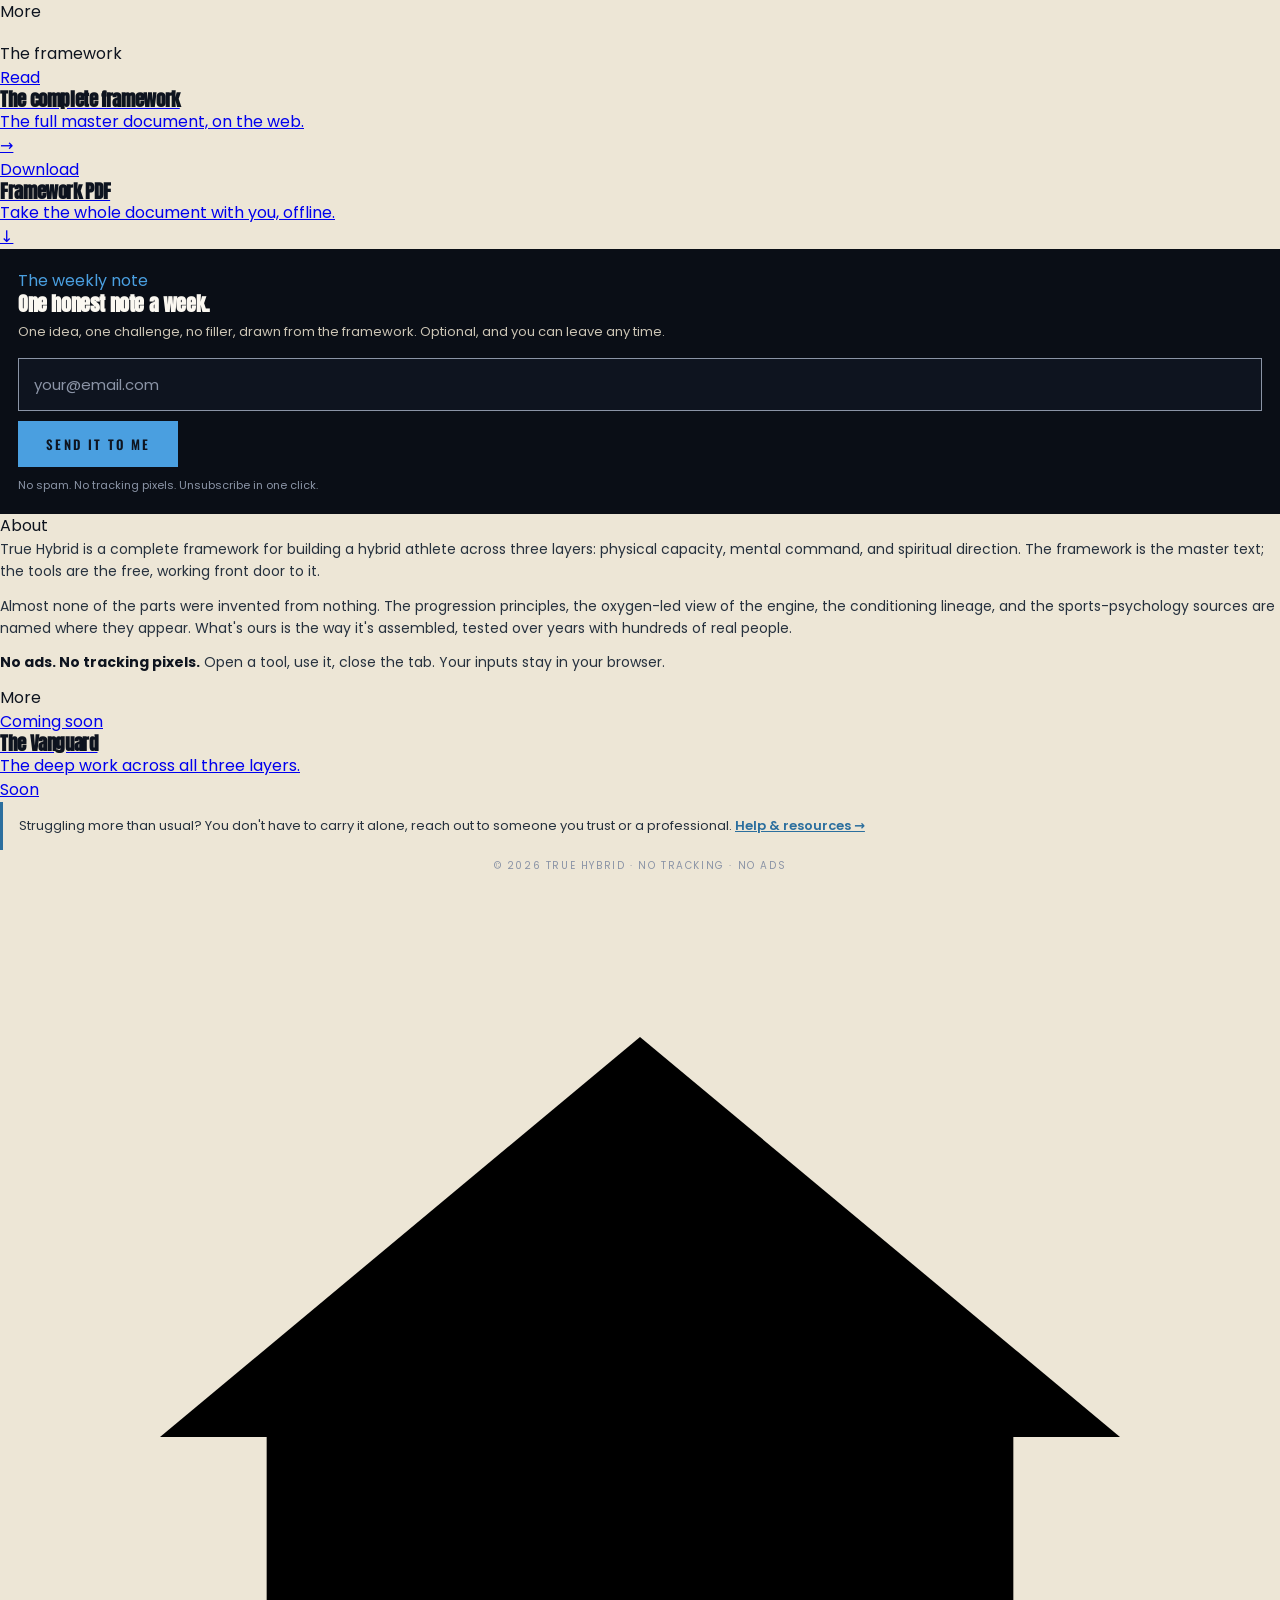
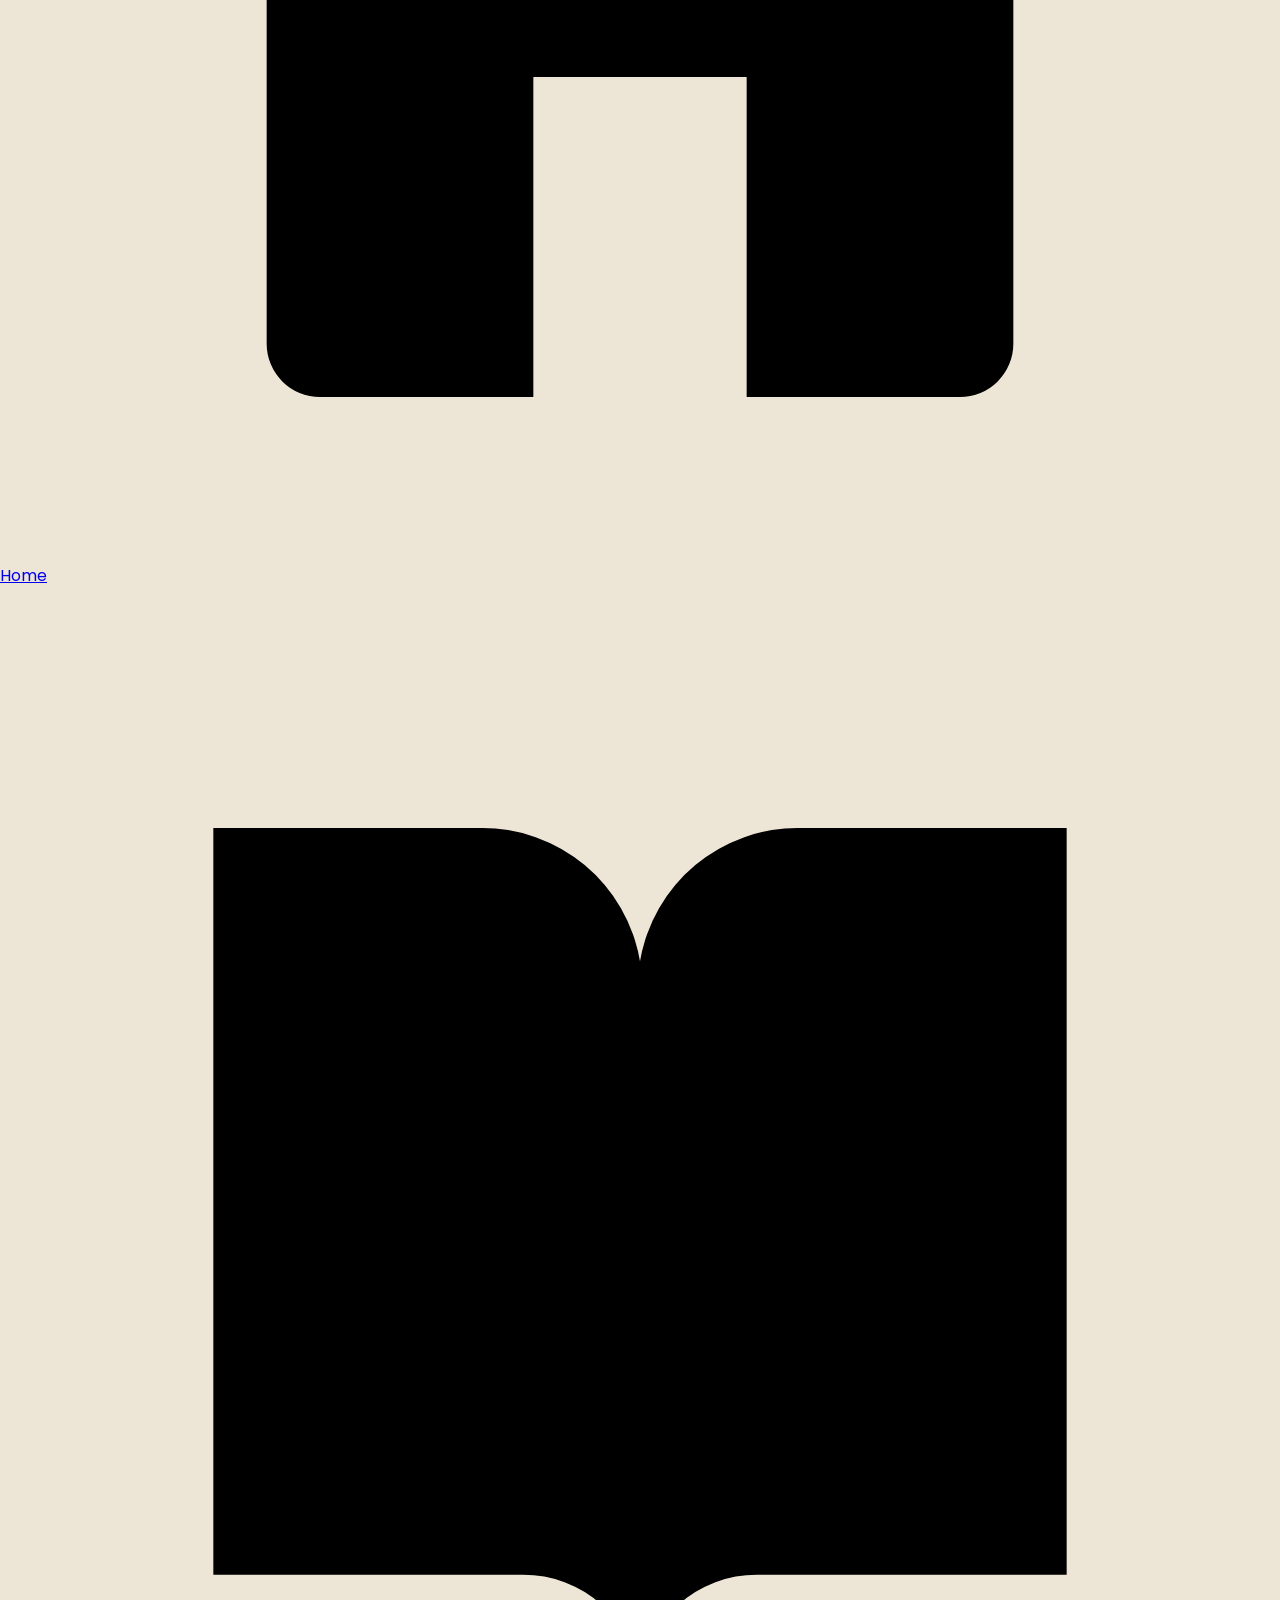
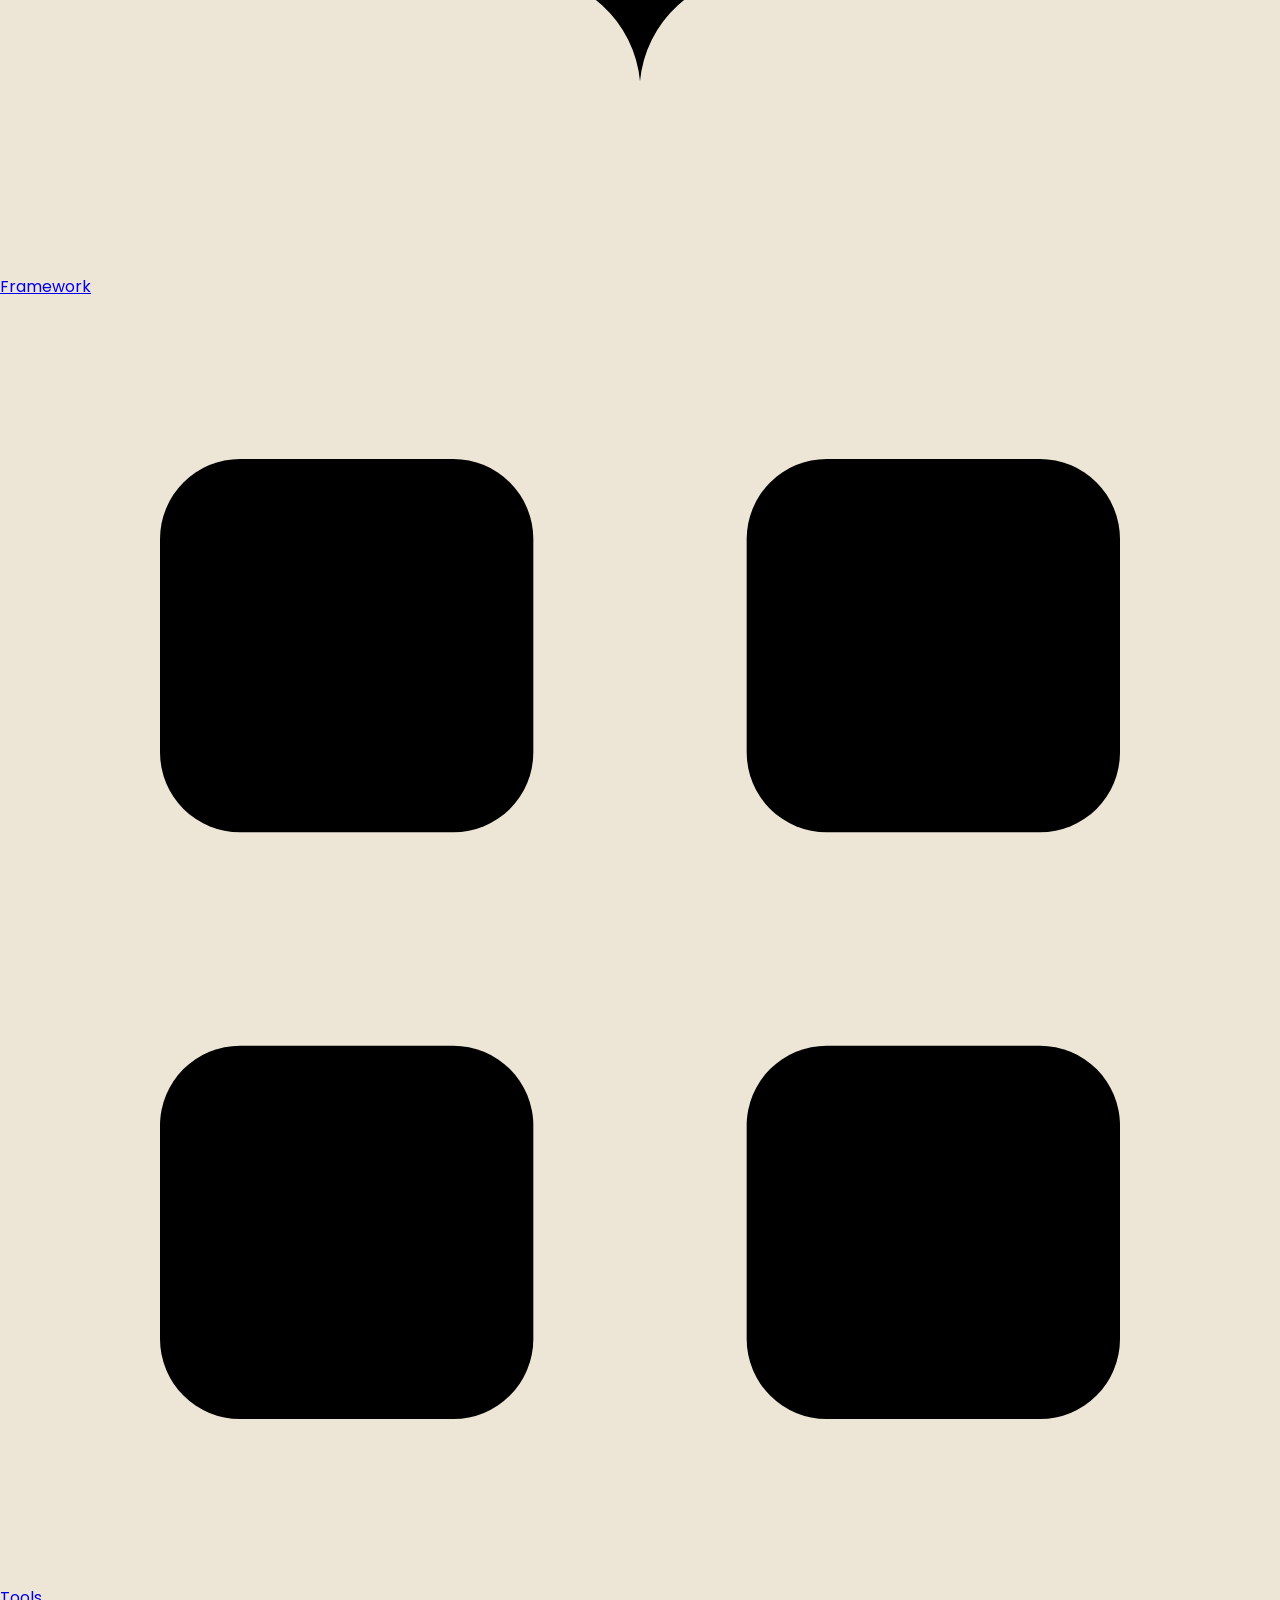
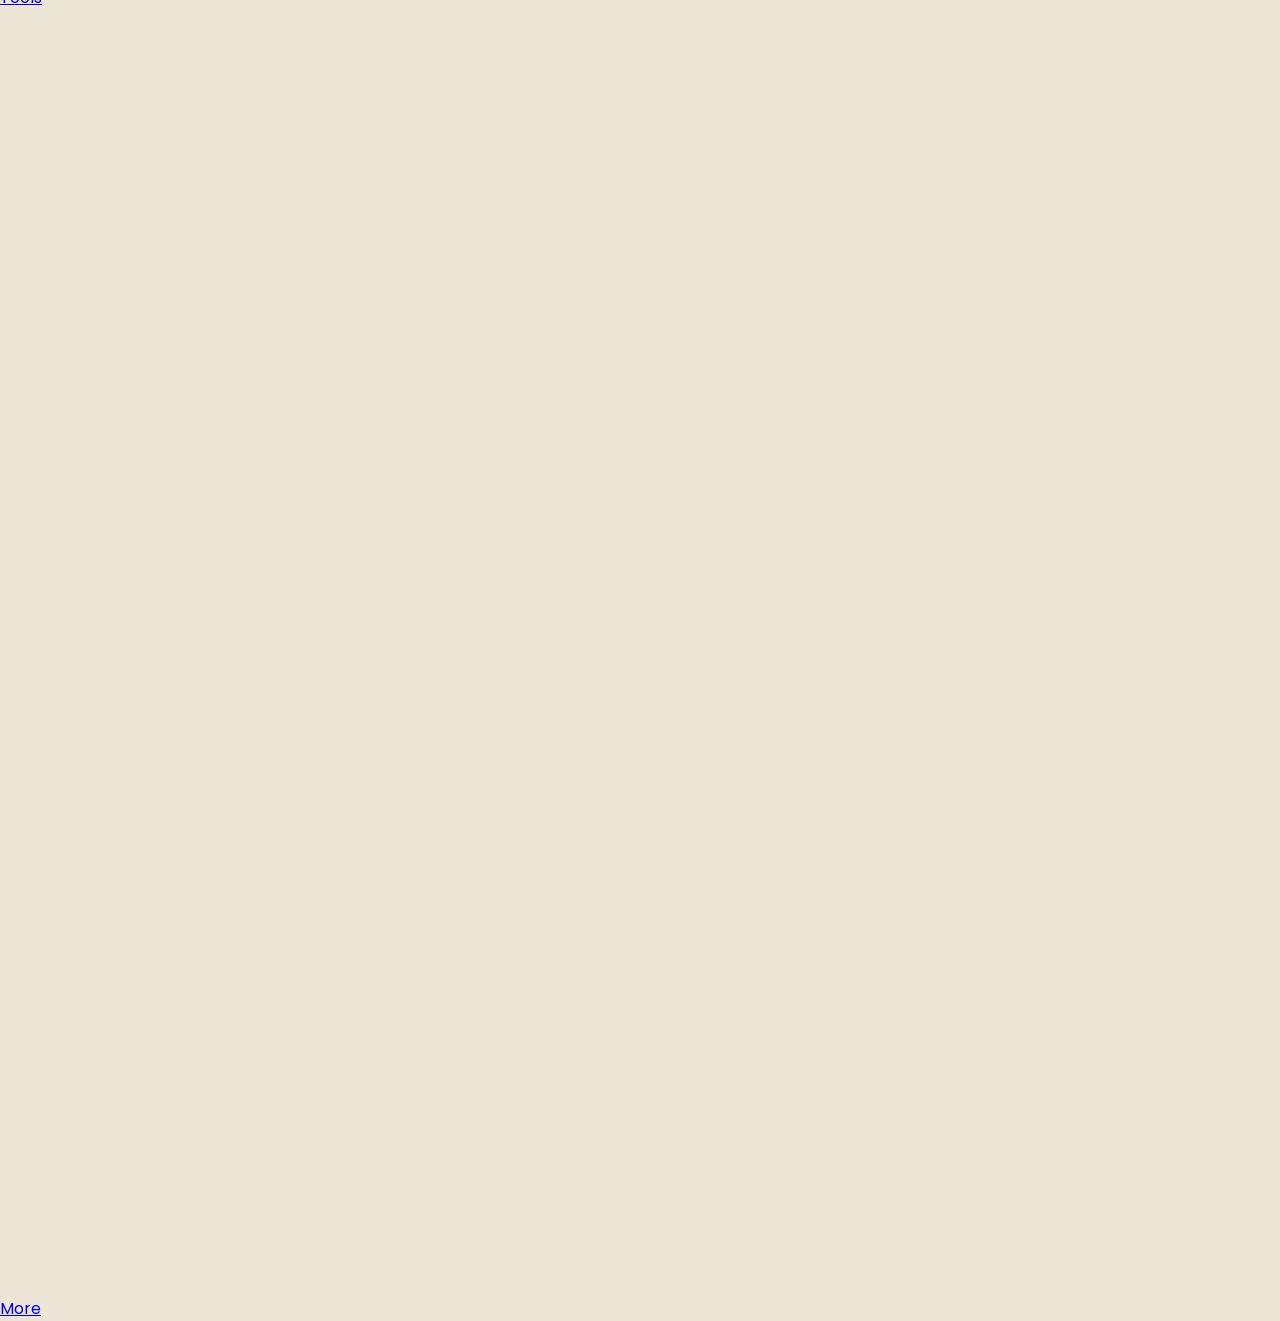
<file: more/index.html>
<!DOCTYPE html>
<html lang="en">
<head>
<meta charset="UTF-8">
<meta name="viewport" content="width=device-width, initial-scale=1.0, viewport-fit=cover">
<meta name="theme-color" content="#15181e">
<link rel="manifest" href="/manifest.webmanifest">
<link rel="apple-touch-icon" href="/assets/icon-180.png">
<meta name="mobile-web-app-capable" content="yes">
<meta name="apple-mobile-web-app-capable" content="yes">
<meta name="apple-mobile-web-app-status-bar-style" content="black-translucent">
<meta name="apple-mobile-web-app-title" content="True Hybrid">
<title>More, True Hybrid</title>
<meta name="description" content="About True Hybrid, the framework download, the weekly note, and more.">
<link rel="stylesheet" href="/assets/styles.css">
<link rel="icon" type="image/svg+xml" href="data:image/svg+xml,%3Csvg xmlns='http://www.w3.org/2000/svg' viewBox='0 0 32 32'%3E%3Crect width='32' height='32' fill='%2315181e'/%3E%3Ctext x='16' y='23' text-anchor='middle' fill='%237cc4e8' font-family='Arial,sans-serif' font-size='20' font-weight='bold'%3EH%3C/text%3E%3C/svg%3E">
<style>
.more-about p { font-size:14px; color:var(--char); line-height:1.6; margin-bottom:12px; }
.more-about p strong{ color:var(--ink); }
.weekly-box { background:var(--coal); color:var(--bone); padding:20px 18px; }
.weekly-box .scr-title{ color:var(--brass); margin-top:0; }
.weekly-box h3 { color:var(--bone); font-family:var(--display); font-style:normal; font-size:20px; margin-bottom:8px; }
.weekly-box p { color:var(--cream); font-size:13px; line-height:1.55; opacity:0.9; margin-bottom:16px; }
.weekly-box input[type=email]{ width:100%; box-sizing:border-box; background:var(--ink); border:1px solid var(--smoke); color:var(--bone); padding:14px 15px; font-family:var(--body); font-size:15px; margin-bottom:10px; }
.weekly-box input[type=email]::placeholder{ color:var(--smoke); }
.weekly-box input[type=email]:focus{ outline:none; border-color:var(--brass); }
.weekly-box .fine{ font-size:11px; color:var(--smoke); margin-top:10px; }
.help-note{ font-size:13px; color:var(--char); line-height:1.55; background:var(--paper); border-left:3px solid var(--brass-dim); padding:14px 16px; }
.help-note a{ color:var(--brass-dim); font-weight:600; }
.more-foot{ text-align:center; padding:8px 18px 4px; }
.more-foot .tl{ font-size:10px; letter-spacing:0.16em; text-transform:uppercase; color:var(--smoke); }
</style>
</head>
<body class="app-mode">
<div class="app">

  <header class="app-header">
    <span class="h-title">More</span>
  </header>

  <main class="app-main">

    <section class="scr" style="padding-top:18px;">
      <div class="scr-title">The framework</div>
      <a href="/framework/" class="app-card">
        <div class="ac-body"><div class="ac-cat">Read</div><h3>The complete framework</h3><p>The full master document, on the web.</p></div>
        <span class="ac-arrow">&rarr;</span>
      </a>
      <a href="/downloads/true-hybrid-framework.pdf" class="app-card" download>
        <div class="ac-body"><div class="ac-cat">Download</div><h3>Framework PDF</h3><p>Take the whole document with you, offline.</p></div>
        <span class="ac-arrow">&darr;</span>
      </a>
    </section>

    <section class="scr">
      <div class="weekly-box" id="weekly">
        <div class="scr-title">The weekly note</div>
        <h3>One honest note a week.</h3>
        <p>One idea, one challenge, no filler, drawn from the framework. Optional, and you can leave any time.</p>
        <form name="th-weekly" method="POST" data-netlify="true" netlify-honeypot="bot-field">
          <input type="hidden" name="form-name" value="th-weekly">
          <p hidden><label>Don't fill this in: <input name="bot-field"></label></p>
          <input type="email" name="email" placeholder="your@email.com" aria-label="Email">
          <button type="submit" class="btn btn-block">Send it to me</button>
        </form>
        <div class="fine">No spam. No tracking pixels. Unsubscribe in one click.</div>
      </div>
    </section>

    <section class="scr more-about">
      <div class="scr-title">About</div>
      <p>True Hybrid is a complete framework for building a hybrid athlete across three layers: physical capacity, mental command, and spiritual direction. The framework is the master text; the tools are the free, working front door to it.</p>
      <p>Almost none of the parts were invented from nothing. The progression principles, the oxygen-led view of the engine, the conditioning lineage, and the sports-psychology sources are named where they appear. What's ours is the way it's assembled, tested over years with hundreds of real people.</p>
      <p><strong>No ads. No tracking pixels.</strong> Open a tool, use it, close the tab. Your inputs stay in your browser.</p>
    </section>

    <section class="scr">
      <div class="scr-title">More</div>
      <a href="/vanguard/" class="app-card soon">
        <div class="ac-body"><div class="ac-cat">Coming soon</div><h3>The Vanguard</h3><p>The deep work across all three layers.</p></div>
        <span class="ac-tag">Soon</span>
      </a>
    </section>

    <section class="scr">
      <div class="help-note">Struggling more than usual? You don't have to carry it alone, reach out to someone you trust or a professional. <a href="#" id="th-help">Help &amp; resources &rarr;</a></div>
    </section>

    <div class="more-foot">
      <div class="tl">&copy; <span id="year"></span> True Hybrid · No tracking · No ads</div>
    </div>

  </main>

  <nav class="app-tabbar">
    <a class="app-tab " href="/" aria-label="Home"><svg viewBox="0 0 24 24"><path d="M3 10.5 12 3l9 7.5"/><path d="M5 9.5V20a1 1 0 0 0 1 1h4v-6h4v6h4a1 1 0 0 0 1-1V9.5"/></svg><span>Home</span></a>
    <a class="app-tab " href="/framework/" aria-label="Framework"><svg viewBox="0 0 24 24"><path d="M12 6.5v14"/><path d="M4 4.5h5A3 3 0 0 1 12 7v13.5a2.2 2.2 0 0 0-2.2-2H4z"/><path d="M20 4.5h-5A3 3 0 0 0 12 7v13.5a2.2 2.2 0 0 1 2.2-2H20z"/></svg><span>Framework</span></a>
    <a class="app-tab " href="/tools/" aria-label="Tools"><svg viewBox="0 0 24 24"><rect x="3" y="3" width="7" height="7" rx="1.5"/><rect x="14" y="3" width="7" height="7" rx="1.5"/><rect x="3" y="14" width="7" height="7" rx="1.5"/><rect x="14" y="14" width="7" height="7" rx="1.5"/></svg><span>Tools</span></a>
    <a class="app-tab active" href="/more/" aria-label="More"><svg viewBox="0 0 24 24"><path d="M4 7h16"/><path d="M4 12h16"/><path d="M4 17h16"/></svg><span>More</span></a>
  </nav>

</div>
<script>var _y=document.getElementById('year'); if(_y) _y.textContent=new Date().getFullYear();</script>
<script>if("serviceWorker" in navigator){window.addEventListener("load",function(){navigator.serviceWorker.register("/sw.js").catch(function(){});});}</script>
</body>
</html>
</file>
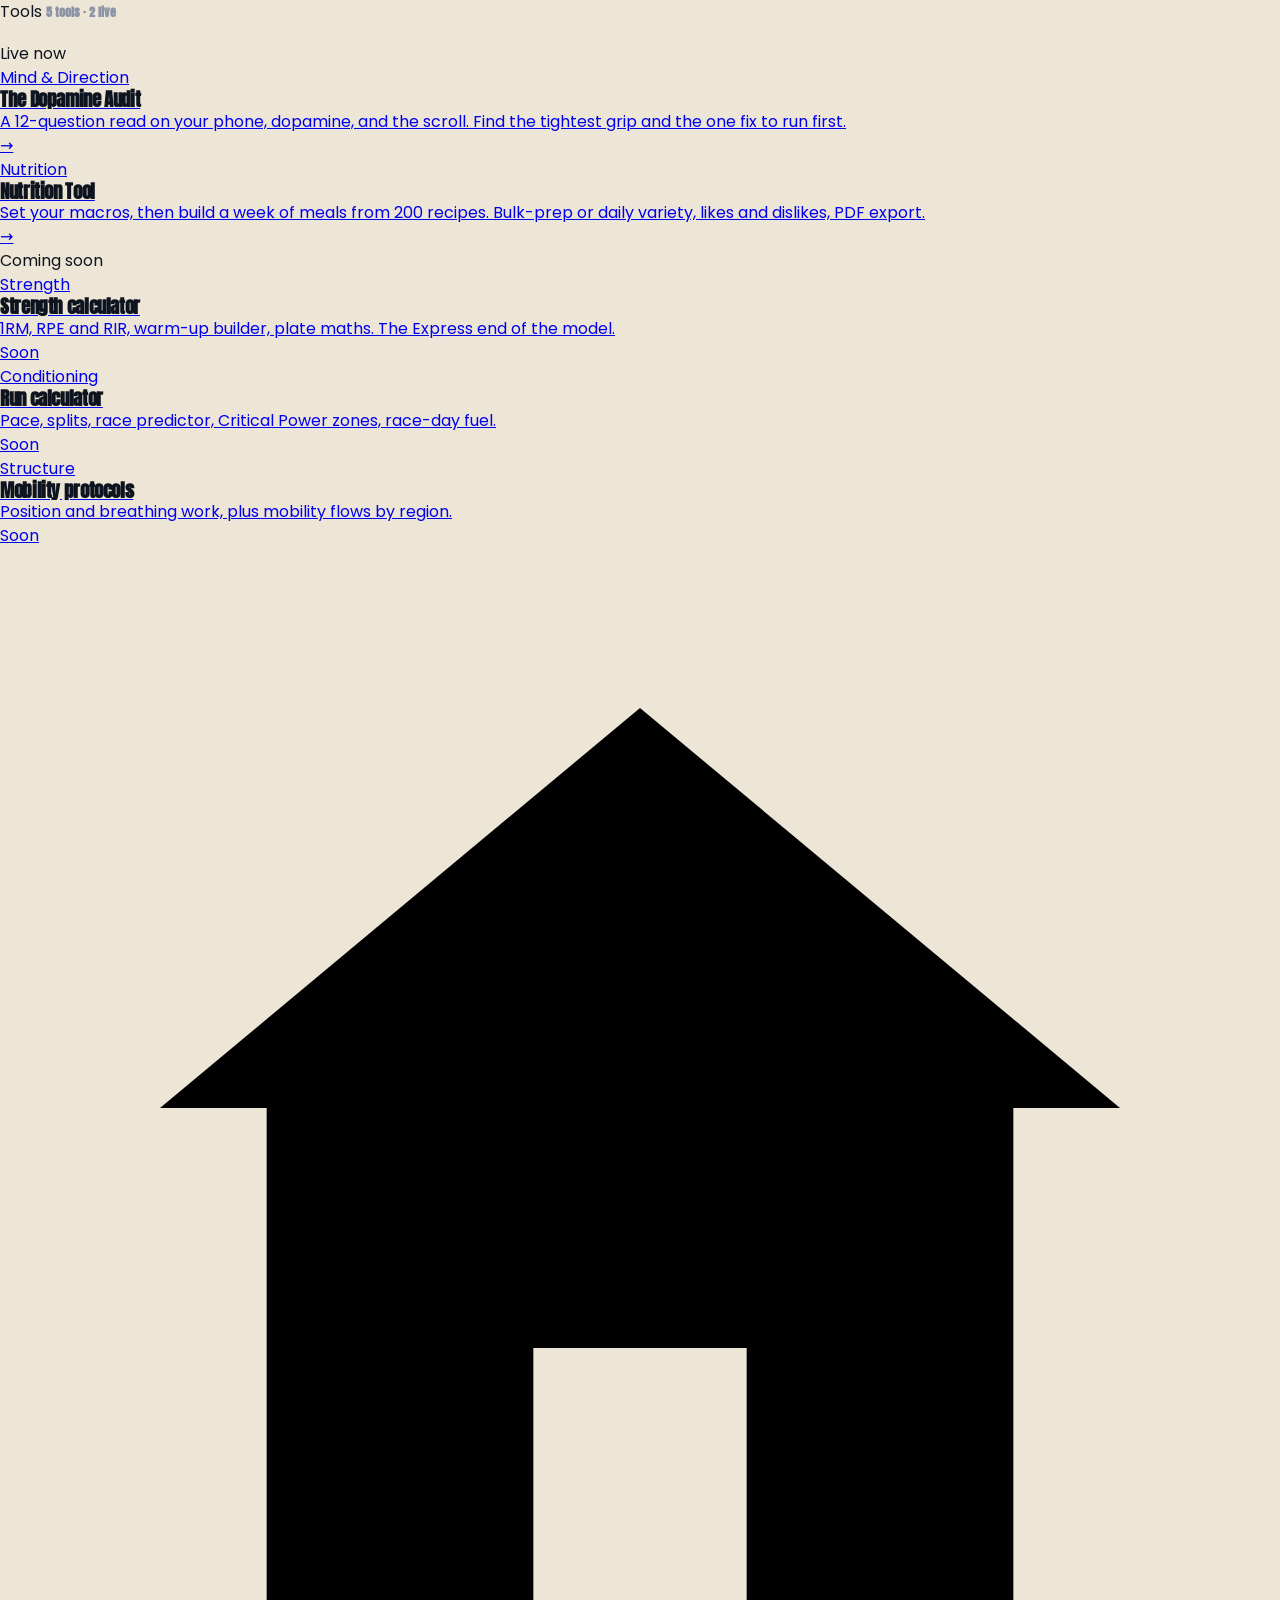
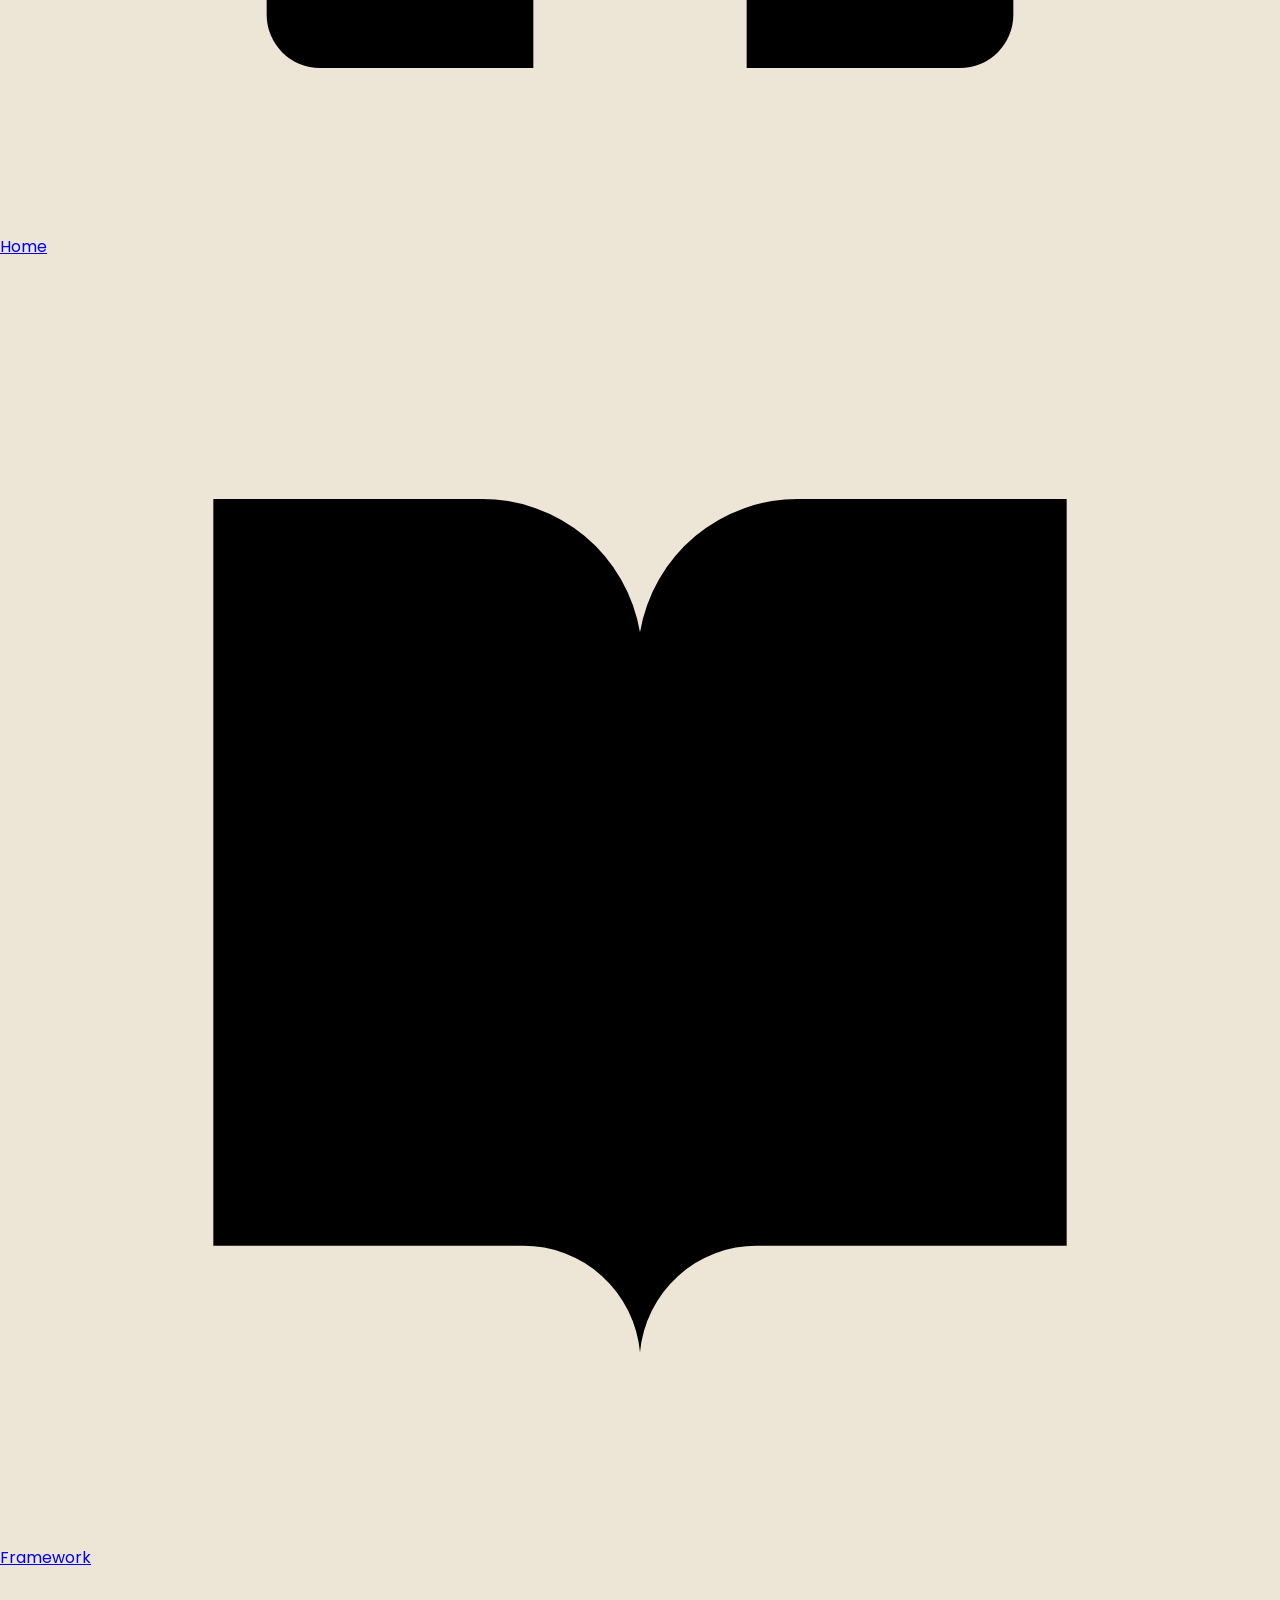
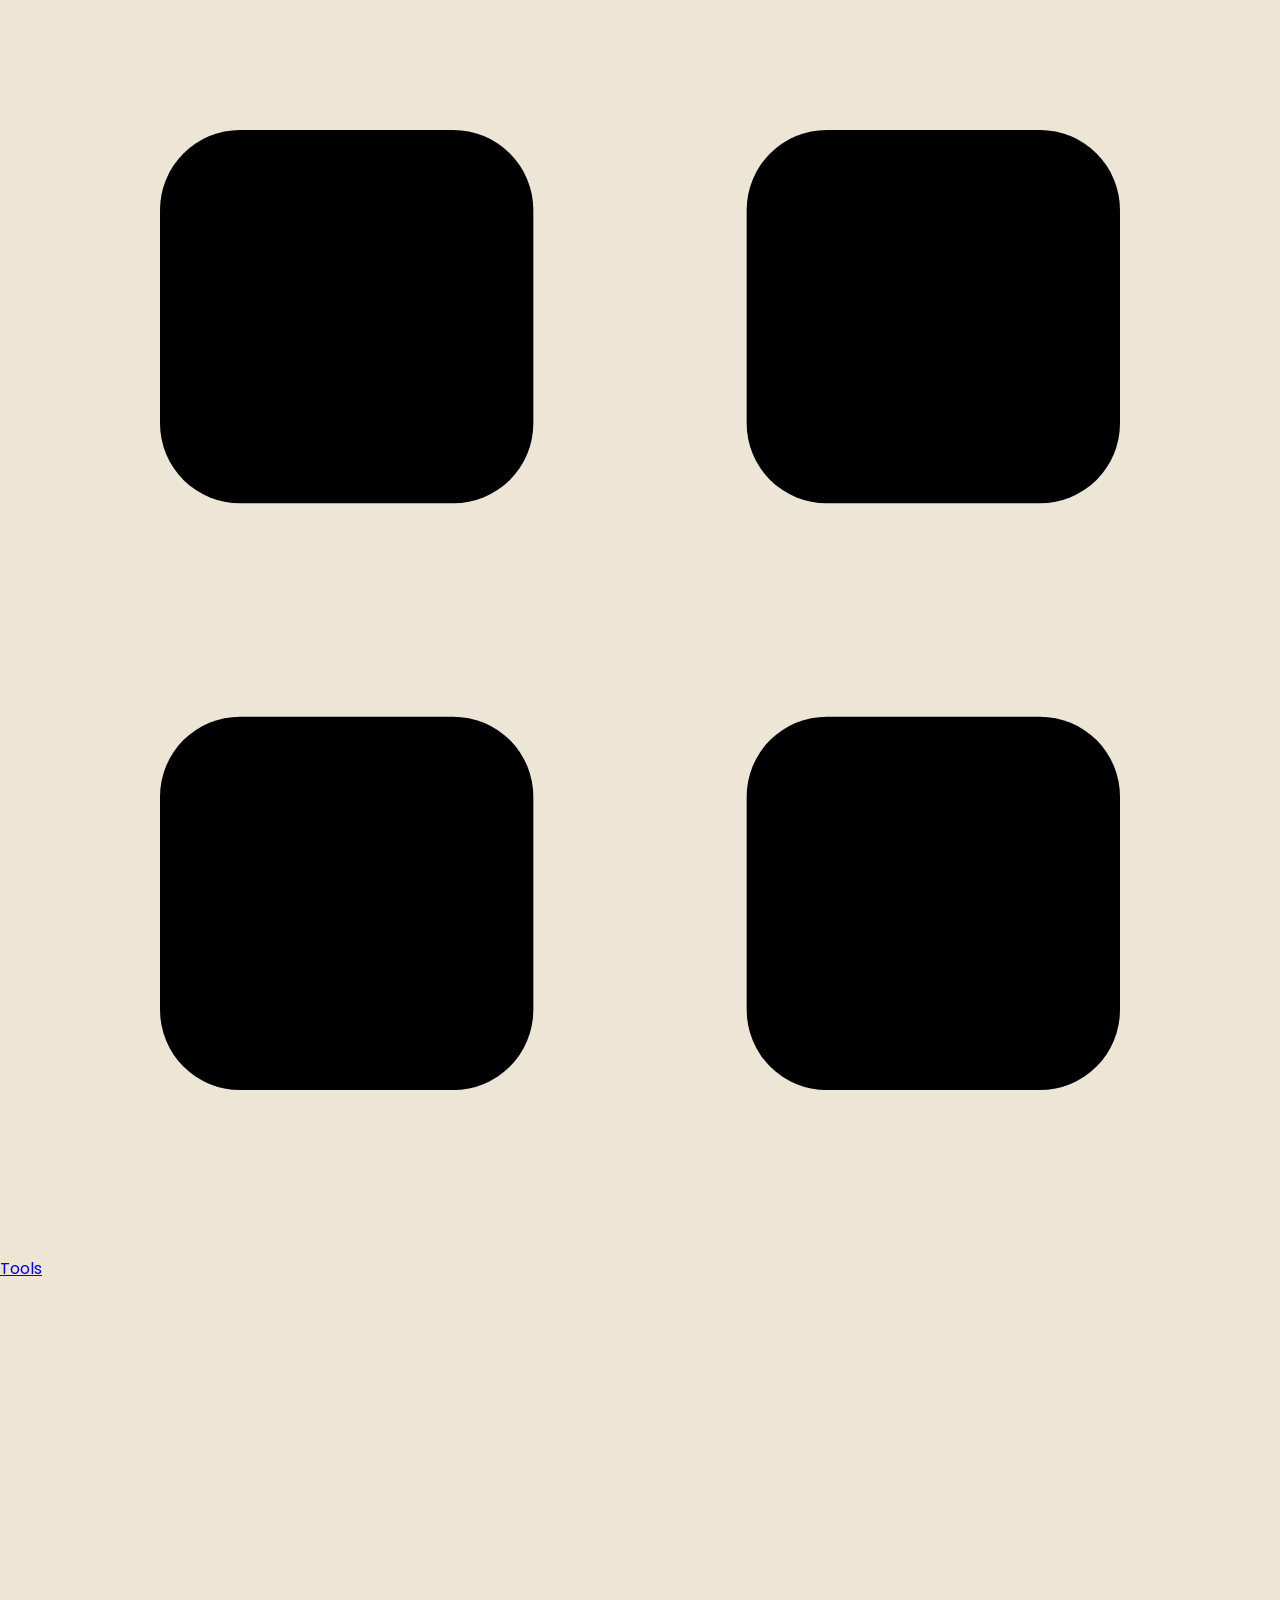
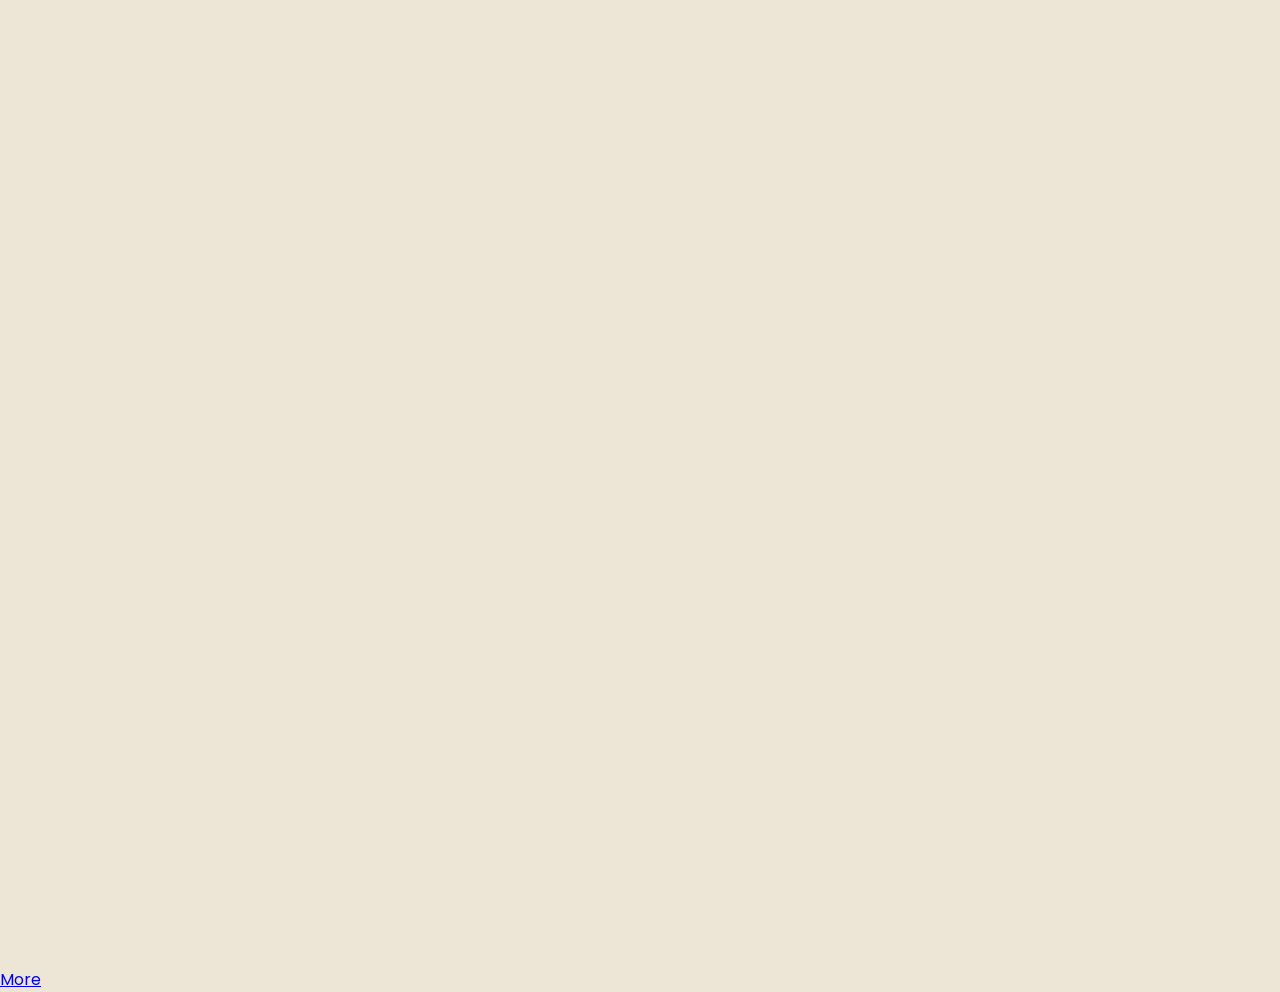
<file: tools/index.html>
<!DOCTYPE html>
<html lang="en">
<head>
<meta charset="UTF-8">
<meta name="viewport" content="width=device-width, initial-scale=1.0, viewport-fit=cover">
<meta name="theme-color" content="#15181e">
<link rel="manifest" href="/manifest.webmanifest">
<link rel="apple-touch-icon" href="/assets/icon-180.png">
<meta name="mobile-web-app-capable" content="yes">
<meta name="apple-mobile-web-app-capable" content="yes">
<meta name="apple-mobile-web-app-status-bar-style" content="black-translucent">
<meta name="apple-mobile-web-app-title" content="True Hybrid">
<title>Tools, True Hybrid</title>
<meta name="description" content="The True Hybrid toolkit: the Dopamine Audit and Nutrition Tool, with strength, running and mobility tools on the way.">
<link rel="stylesheet" href="/assets/styles.css">
<link rel="icon" type="image/svg+xml" href="data:image/svg+xml,%3Csvg xmlns='http://www.w3.org/2000/svg' viewBox='0 0 32 32'%3E%3Crect width='32' height='32' fill='%2315181e'/%3E%3Ctext x='16' y='23' text-anchor='middle' fill='%237cc4e8' font-family='Arial,sans-serif' font-size='20' font-weight='bold'%3EH%3C/text%3E%3C/svg%3E">
</head>
<body class="app-mode">
<div class="app">

  <header class="app-header">
    <span class="h-title">Tools</span>
    <span class="h-spacer"></span>
    <span style="font-family:var(--display);font-size:12px;color:var(--smoke);font-weight:600;">5 tools · 2 live</span>
  </header>

  <main class="app-main">
    <section class="scr" style="padding-top:18px;">
      <div class="scr-title">Live now</div>
      <a href="/tools/audit/" class="app-card">
        <div class="ac-body"><div class="ac-cat">Mind &amp; Direction</div><h3>The Dopamine Audit</h3><p>A 12-question read on your phone, dopamine, and the scroll. Find the tightest grip and the one fix to run first.</p></div>
        <span class="ac-arrow">&rarr;</span>
      </a>
      <a href="/tools/nutrition/" class="app-card">
        <div class="ac-body"><div class="ac-cat">Nutrition</div><h3>Nutrition Tool</h3><p>Set your macros, then build a week of meals from 200 recipes. Bulk-prep or daily variety, likes and dislikes, PDF export.</p></div>
        <span class="ac-arrow">&rarr;</span>
      </a>
    </section>

    <section class="scr">
      <div class="scr-title">Coming soon</div>
      <a href="/tools/strength/" class="app-card soon">
        <div class="ac-body"><div class="ac-cat">Strength</div><h3>Strength calculator</h3><p>1RM, RPE and RIR, warm-up builder, plate maths. The Express end of the model.</p></div>
        <span class="ac-tag">Soon</span>
      </a>
      <a href="/tools/running/" class="app-card soon">
        <div class="ac-body"><div class="ac-cat">Conditioning</div><h3>Run calculator</h3><p>Pace, splits, race predictor, Critical Power zones, race-day fuel.</p></div>
        <span class="ac-tag">Soon</span>
      </a>
      <a href="/tools/stretching/" class="app-card soon">
        <div class="ac-body"><div class="ac-cat">Structure</div><h3>Mobility protocols</h3><p>Position and breathing work, plus mobility flows by region.</p></div>
        <span class="ac-tag">Soon</span>
      </a>
    </section>
  </main>

  <nav class="app-tabbar">
    <a class="app-tab " href="/" aria-label="Home"><svg viewBox="0 0 24 24"><path d="M3 10.5 12 3l9 7.5"/><path d="M5 9.5V20a1 1 0 0 0 1 1h4v-6h4v6h4a1 1 0 0 0 1-1V9.5"/></svg><span>Home</span></a>
    <a class="app-tab " href="/framework/" aria-label="Framework"><svg viewBox="0 0 24 24"><path d="M12 6.5v14"/><path d="M4 4.5h5A3 3 0 0 1 12 7v13.5a2.2 2.2 0 0 0-2.2-2H4z"/><path d="M20 4.5h-5A3 3 0 0 0 12 7v13.5a2.2 2.2 0 0 1 2.2-2H20z"/></svg><span>Framework</span></a>
    <a class="app-tab active" href="/tools/" aria-label="Tools"><svg viewBox="0 0 24 24"><rect x="3" y="3" width="7" height="7" rx="1.5"/><rect x="14" y="3" width="7" height="7" rx="1.5"/><rect x="3" y="14" width="7" height="7" rx="1.5"/><rect x="14" y="14" width="7" height="7" rx="1.5"/></svg><span>Tools</span></a>
    <a class="app-tab " href="/more/" aria-label="More"><svg viewBox="0 0 24 24"><path d="M4 7h16"/><path d="M4 12h16"/><path d="M4 17h16"/></svg><span>More</span></a>
  </nav>

</div>
<script>if("serviceWorker" in navigator){window.addEventListener("load",function(){navigator.serviceWorker.register("/sw.js").catch(function(){});});}</script>
</body>
</html>
</file>
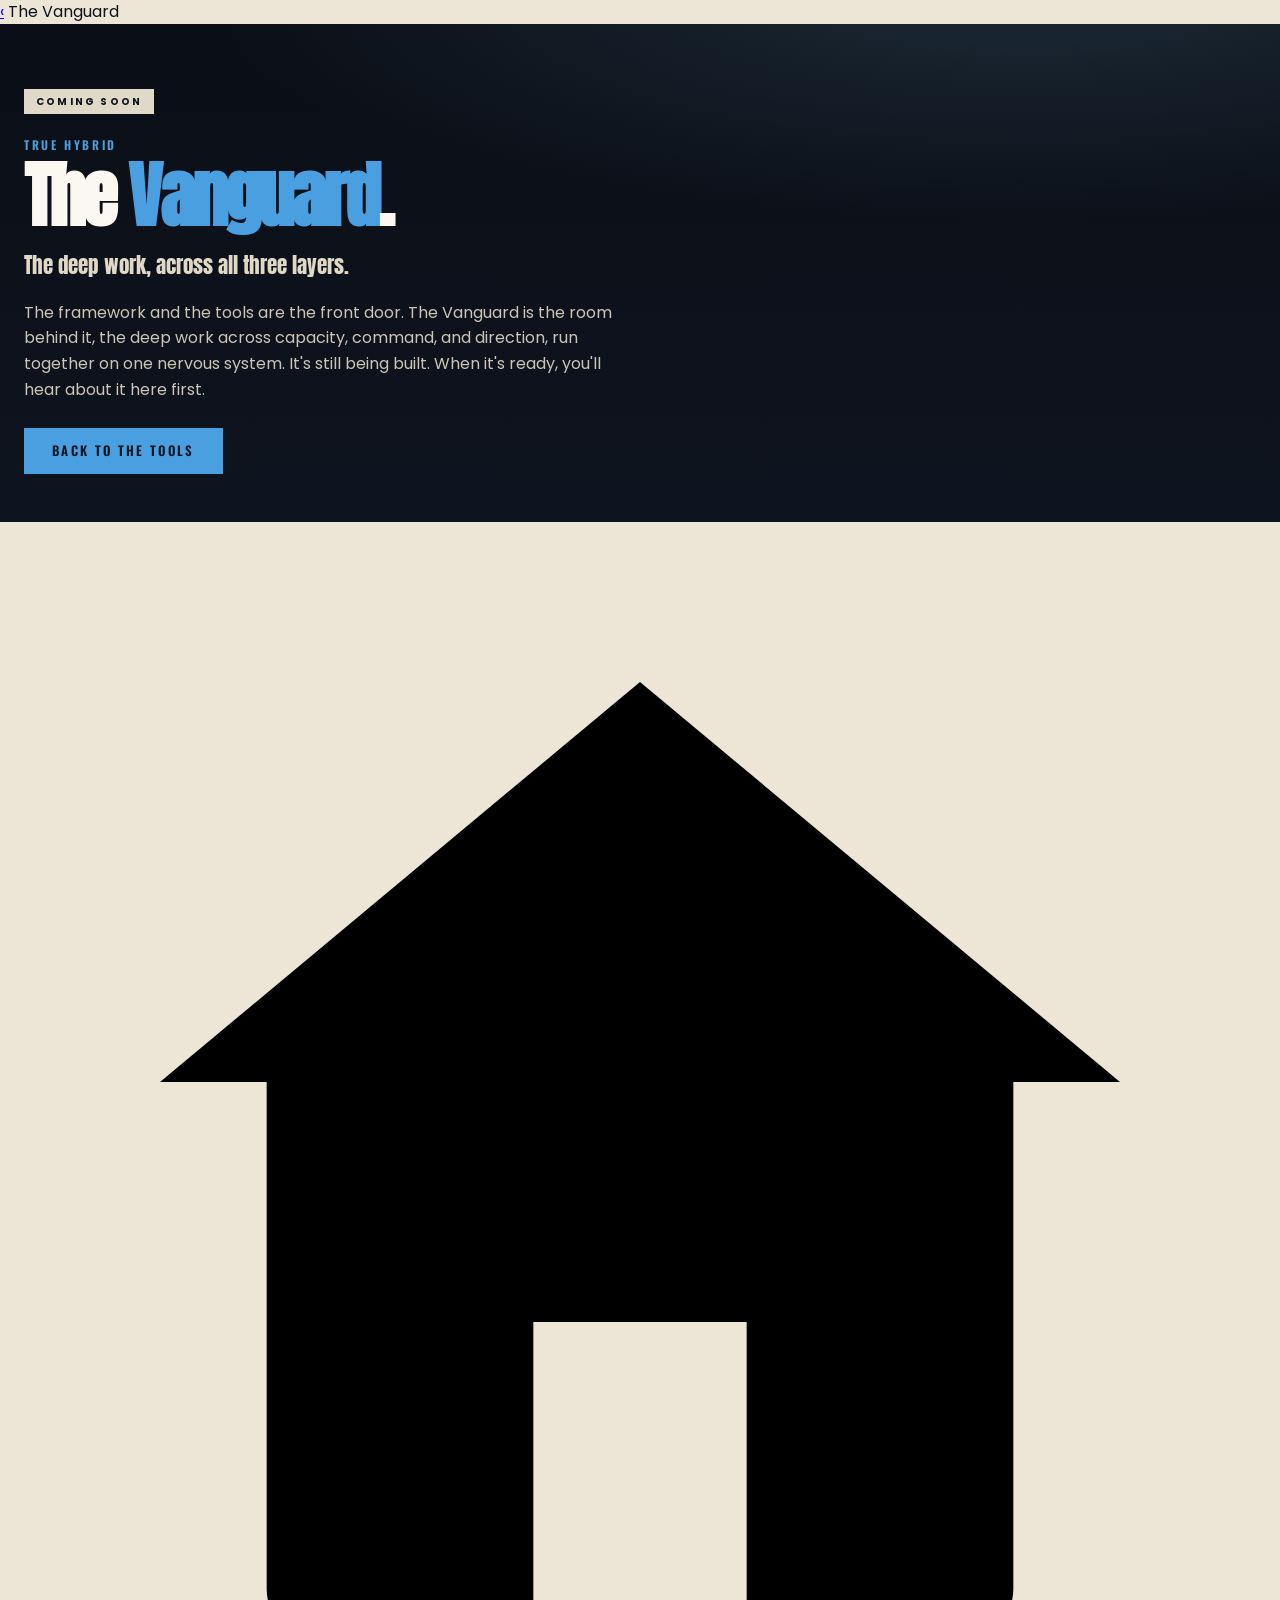
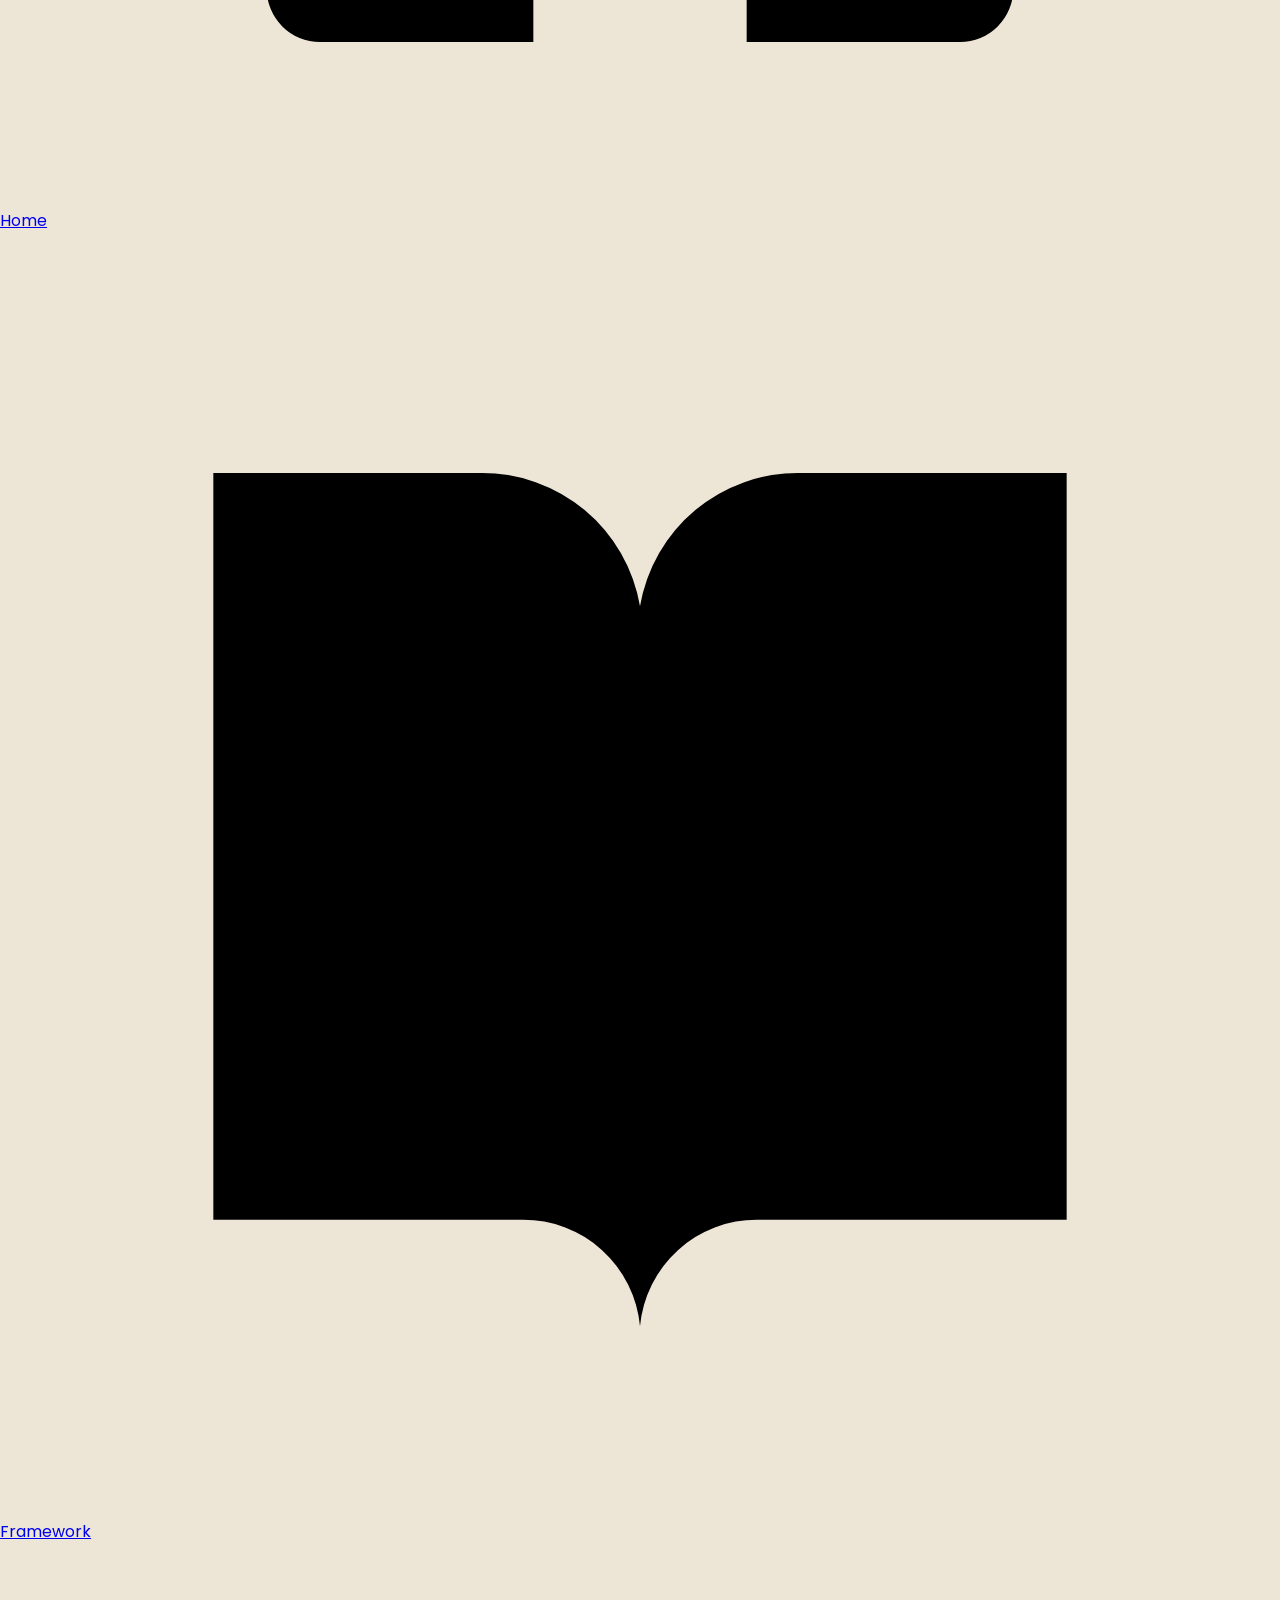
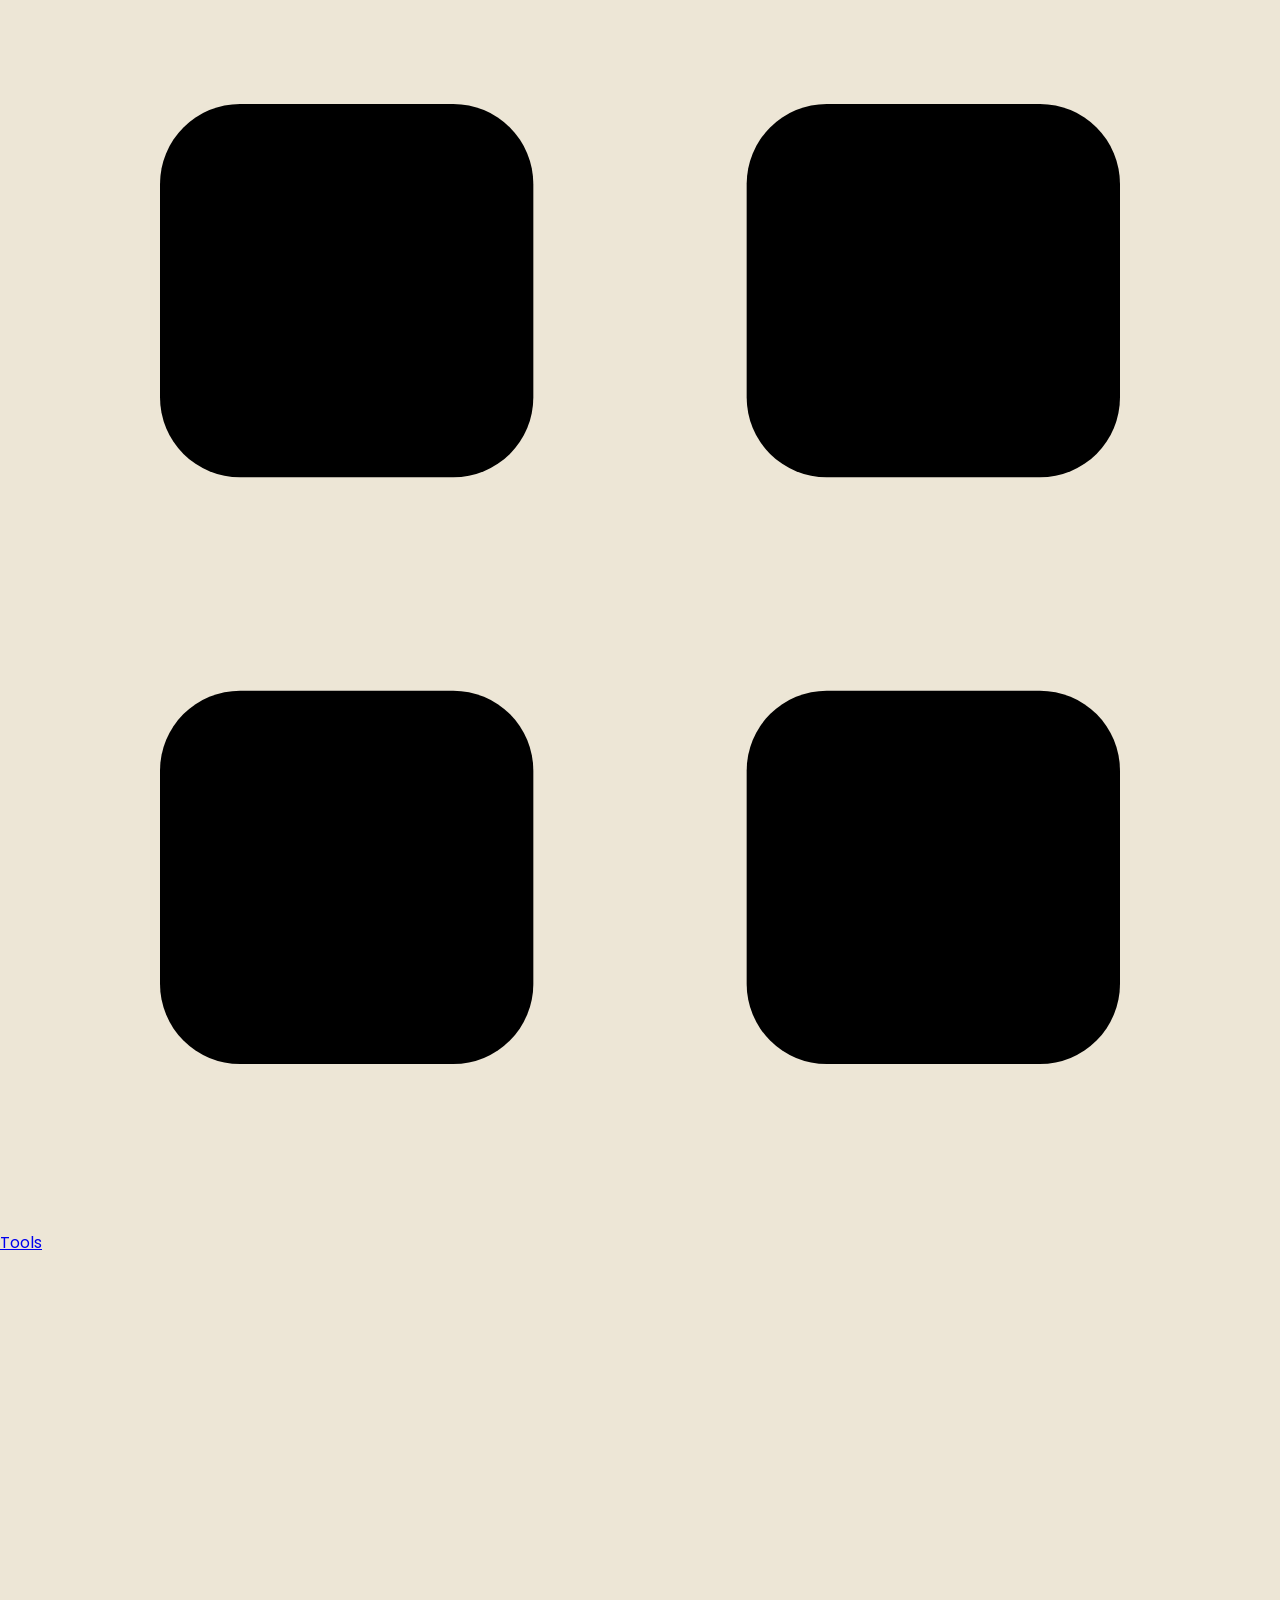
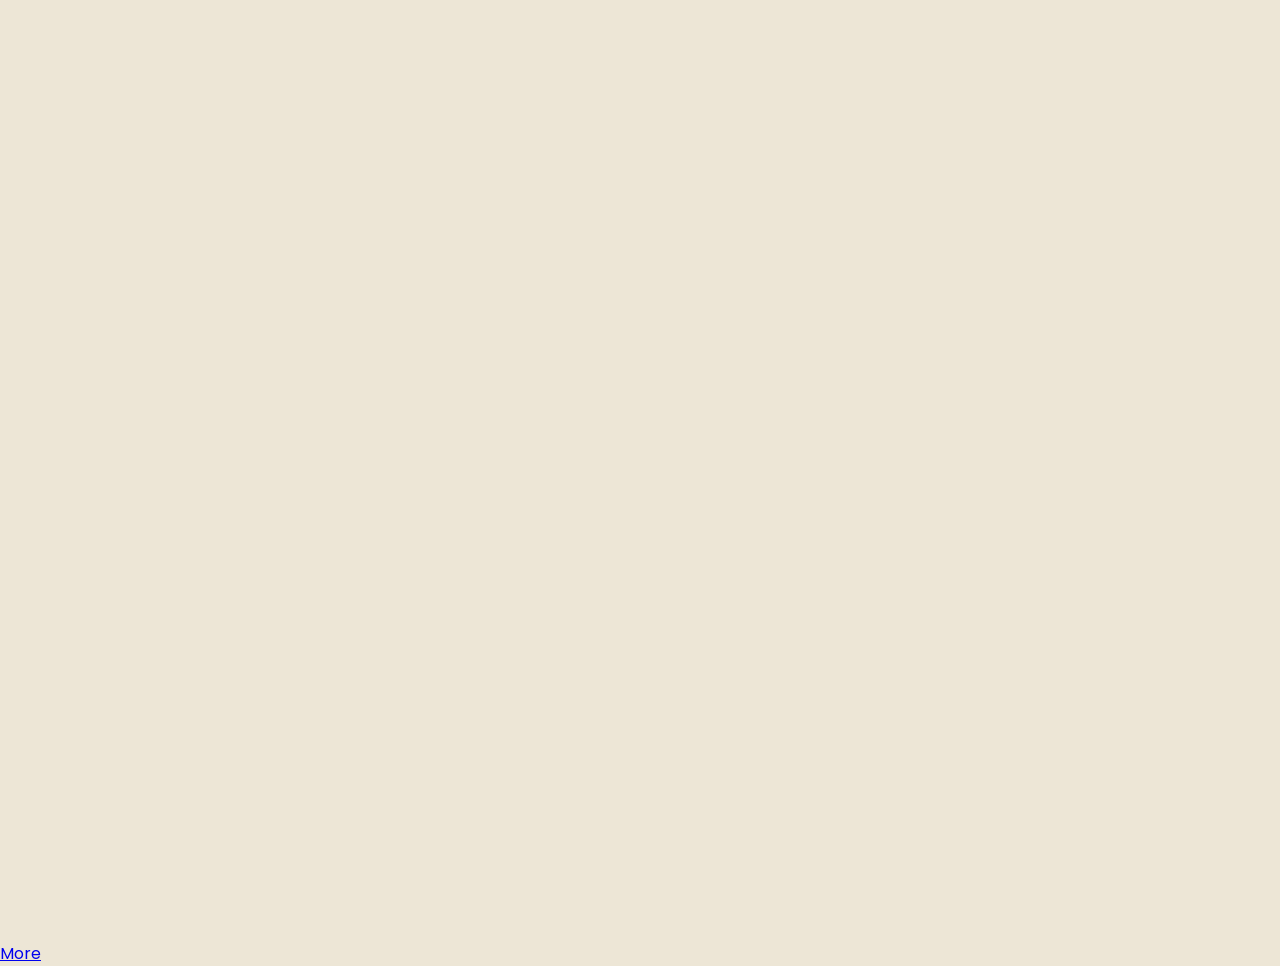
<file: vanguard/index.html>
<!DOCTYPE html>
<html lang="en">
<head>
<meta charset="UTF-8">
<meta name="viewport" content="width=device-width, initial-scale=1.0, viewport-fit=cover">
<meta name="theme-color" content="#15181e">
<link rel="manifest" href="/manifest.webmanifest">
<link rel="apple-touch-icon" href="/assets/icon-180.png">
<meta name="mobile-web-app-capable" content="yes">
<meta name="apple-mobile-web-app-capable" content="yes">
<meta name="apple-mobile-web-app-status-bar-style" content="black-translucent">
<meta name="apple-mobile-web-app-title" content="True Hybrid">
<title>The Vanguard, coming soon, True Hybrid</title>
<meta name="description" content="The Vanguard, coming soon. The deep work across all three layers, physical, mental, and spiritual, from True Hybrid.">
<link rel="stylesheet" href="../assets/styles.css">
<link rel="icon" type="image/svg+xml" href="data:image/svg+xml,%3Csvg xmlns='http://www.w3.org/2000/svg' viewBox='0 0 32 32'%3E%3Crect width='32' height='32' fill='%2315181e'/%3E%3Ctext x='16' y='23' text-anchor='middle' fill='%237cc4e8' font-family='Arial,sans-serif' font-size='20' font-weight='bold'%3EH%3C/text%3E%3C/svg%3E">
<style>
.vg-hero { padding: 64px 24px 48px; background: radial-gradient(120% 90% at 80% -10%, rgba(124,196,232,0.16) 0%, transparent 55%), linear-gradient(180deg, var(--coal) 0%, var(--ink) 100%); color: var(--bone); }
.vg-tag { display: inline-block; background: var(--cream); color: var(--ink); padding: 5px 12px; font-size: 10px; font-weight: 700; letter-spacing: 0.22em; text-transform: uppercase; margin-bottom: 22px; font-family: var(--body); }
.vg-hero .eyebrow { color: var(--brass); }
.vg-hero h1 { color: var(--bone); font-family: var(--display); font-size: clamp(40px, 6.5vw, 72px); font-weight: 900; line-height: 0.95; letter-spacing: -0.04em; margin: 8px 0 20px; }
.vg-hero h1 em { font-style: normal; color: var(--brass); font-weight: 900; }
.vg-hero .tagline { font-family: var(--display); font-style: normal; font-size: 21px; color: var(--cream); margin-bottom: 18px; max-width: 600px; }
.vg-hero p { font-size: 16px; color: var(--cream); max-width: 600px; line-height: 1.6; opacity: 0.9; }
.vg-hero .btn { margin-top: 26px; }
@media (max-width: 720px) {
  .vg-hero { padding: 40px 18px 34px; }
  .vg-hero h1 { font-size: 34px; }
  .vg-hero .tagline { font-size: 17px; }
}
</style>
</head>
<body class="app-mode">
<div class="app">

  <header class="app-header">
    <a href="/more/" class="h-back" aria-label="Back">‹</a>
    <span class="h-title">The Vanguard</span>
  </header>

  <main class="app-main">

  <section class="vg-hero">
    <span class="vg-tag">Coming soon</span>
    <div class="eyebrow">True Hybrid</div>
    <h1>The <em>Vanguard</em>.</h1>
    <div class="tagline">The deep work, across all three layers.</div>
    <p>The framework and the tools are the front door. The Vanguard is the room behind it, the deep work across capacity, command, and direction, run together on one nervous system. It's still being built. When it's ready, you'll hear about it here first.</p>
    <a href="../" class="btn">Back to the tools</a>
  </section>

  </main>

  <nav class="app-tabbar">
    <a class="app-tab" href="/" aria-label="Home"><svg viewBox="0 0 24 24"><path d="M3 10.5 12 3l9 7.5"/><path d="M5 9.5V20a1 1 0 0 0 1 1h4v-6h4v6h4a1 1 0 0 0 1-1V9.5"/></svg><span>Home</span></a>
    <a class="app-tab" href="/framework/" aria-label="Framework"><svg viewBox="0 0 24 24"><path d="M12 6.5v14"/><path d="M4 4.5h5A3 3 0 0 1 12 7v13.5a2.2 2.2 0 0 0-2.2-2H4z"/><path d="M20 4.5h-5A3 3 0 0 0 12 7v13.5a2.2 2.2 0 0 1 2.2-2H20z"/></svg><span>Framework</span></a>
    <a class="app-tab" href="/tools/" aria-label="Tools"><svg viewBox="0 0 24 24"><rect x="3" y="3" width="7" height="7" rx="1.5"/><rect x="14" y="3" width="7" height="7" rx="1.5"/><rect x="3" y="14" width="7" height="7" rx="1.5"/><rect x="14" y="14" width="7" height="7" rx="1.5"/></svg><span>Tools</span></a>
    <a class="app-tab active" href="/more/" aria-label="More"><svg viewBox="0 0 24 24"><path d="M4 7h16"/><path d="M4 12h16"/><path d="M4 17h16"/></svg><span>More</span></a>
  </nav>

</div>
<script>var _y=document.getElementById('year'); if(_y) _y.textContent=new Date().getFullYear();</script>
<script>if("serviceWorker" in navigator){window.addEventListener("load",function(){navigator.serviceWorker.register("/sw.js").catch(function(){});});}</script>
</body>
</html>
</file>
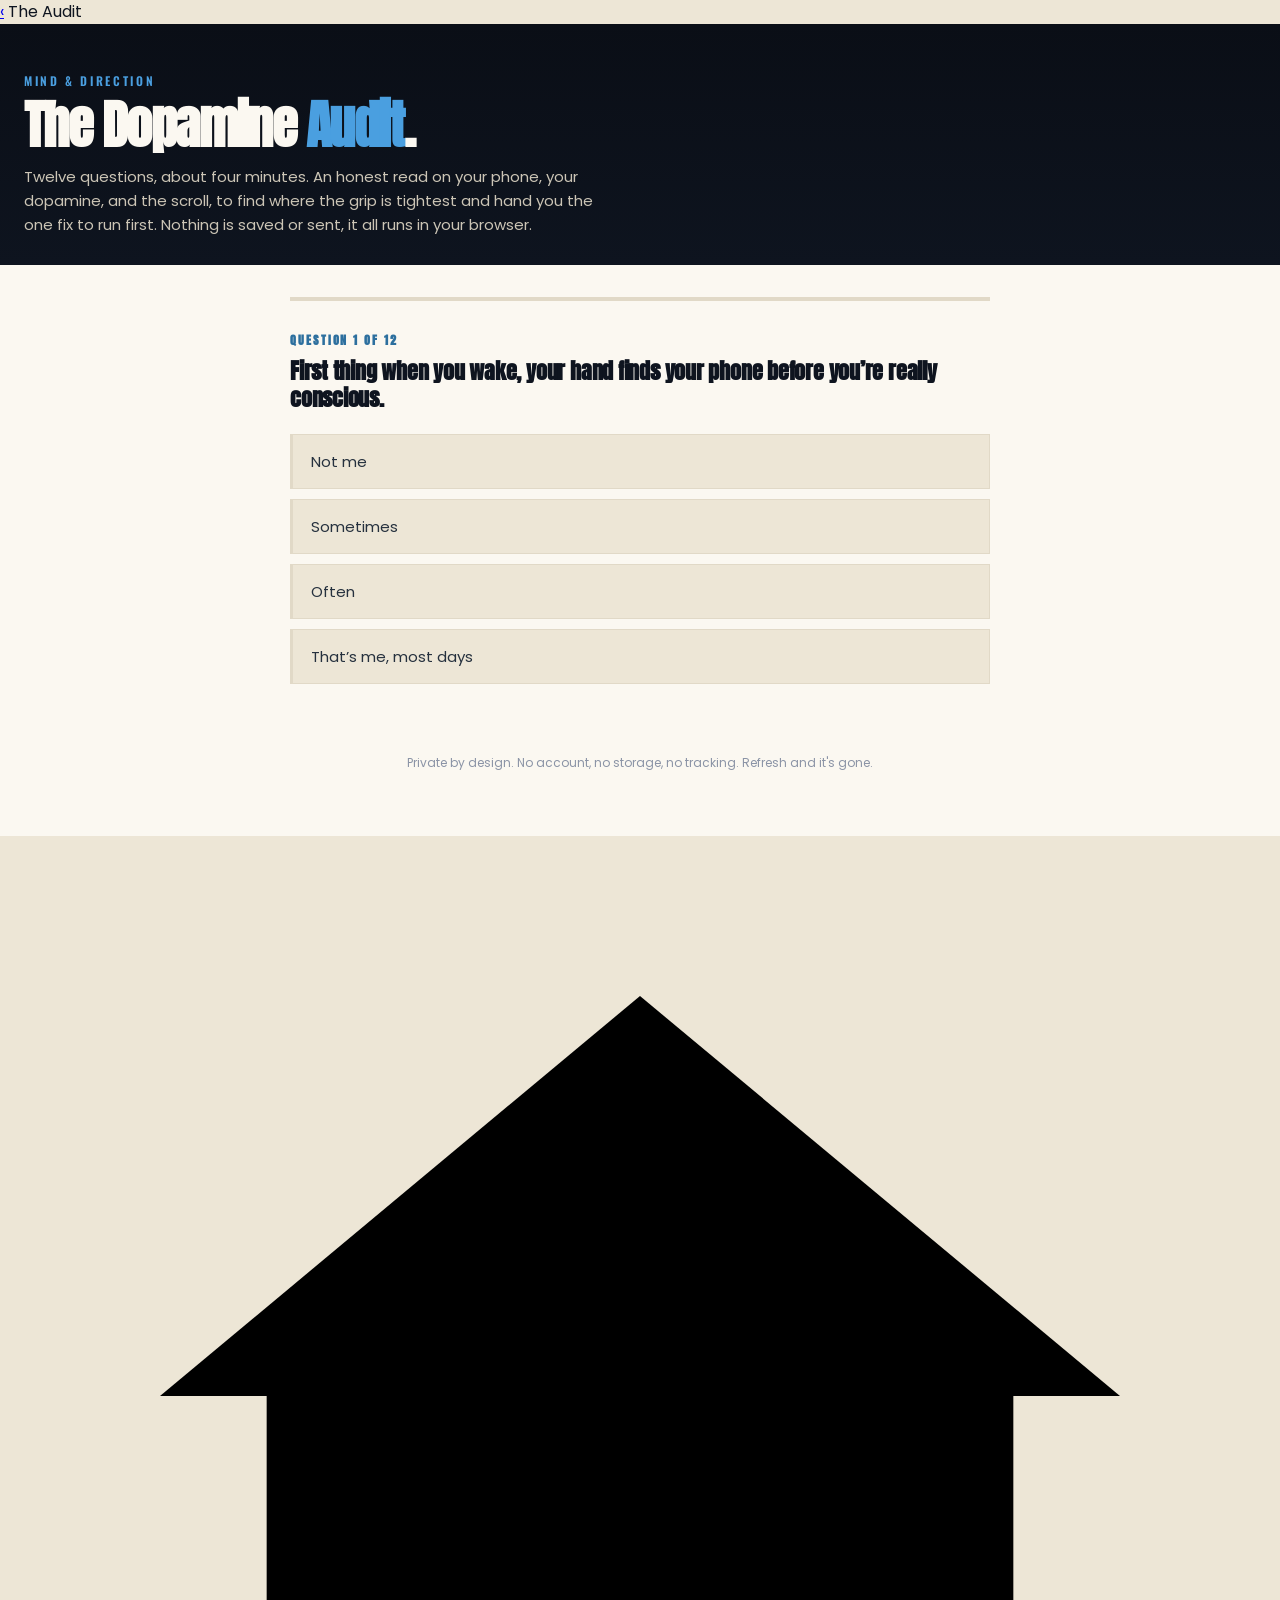
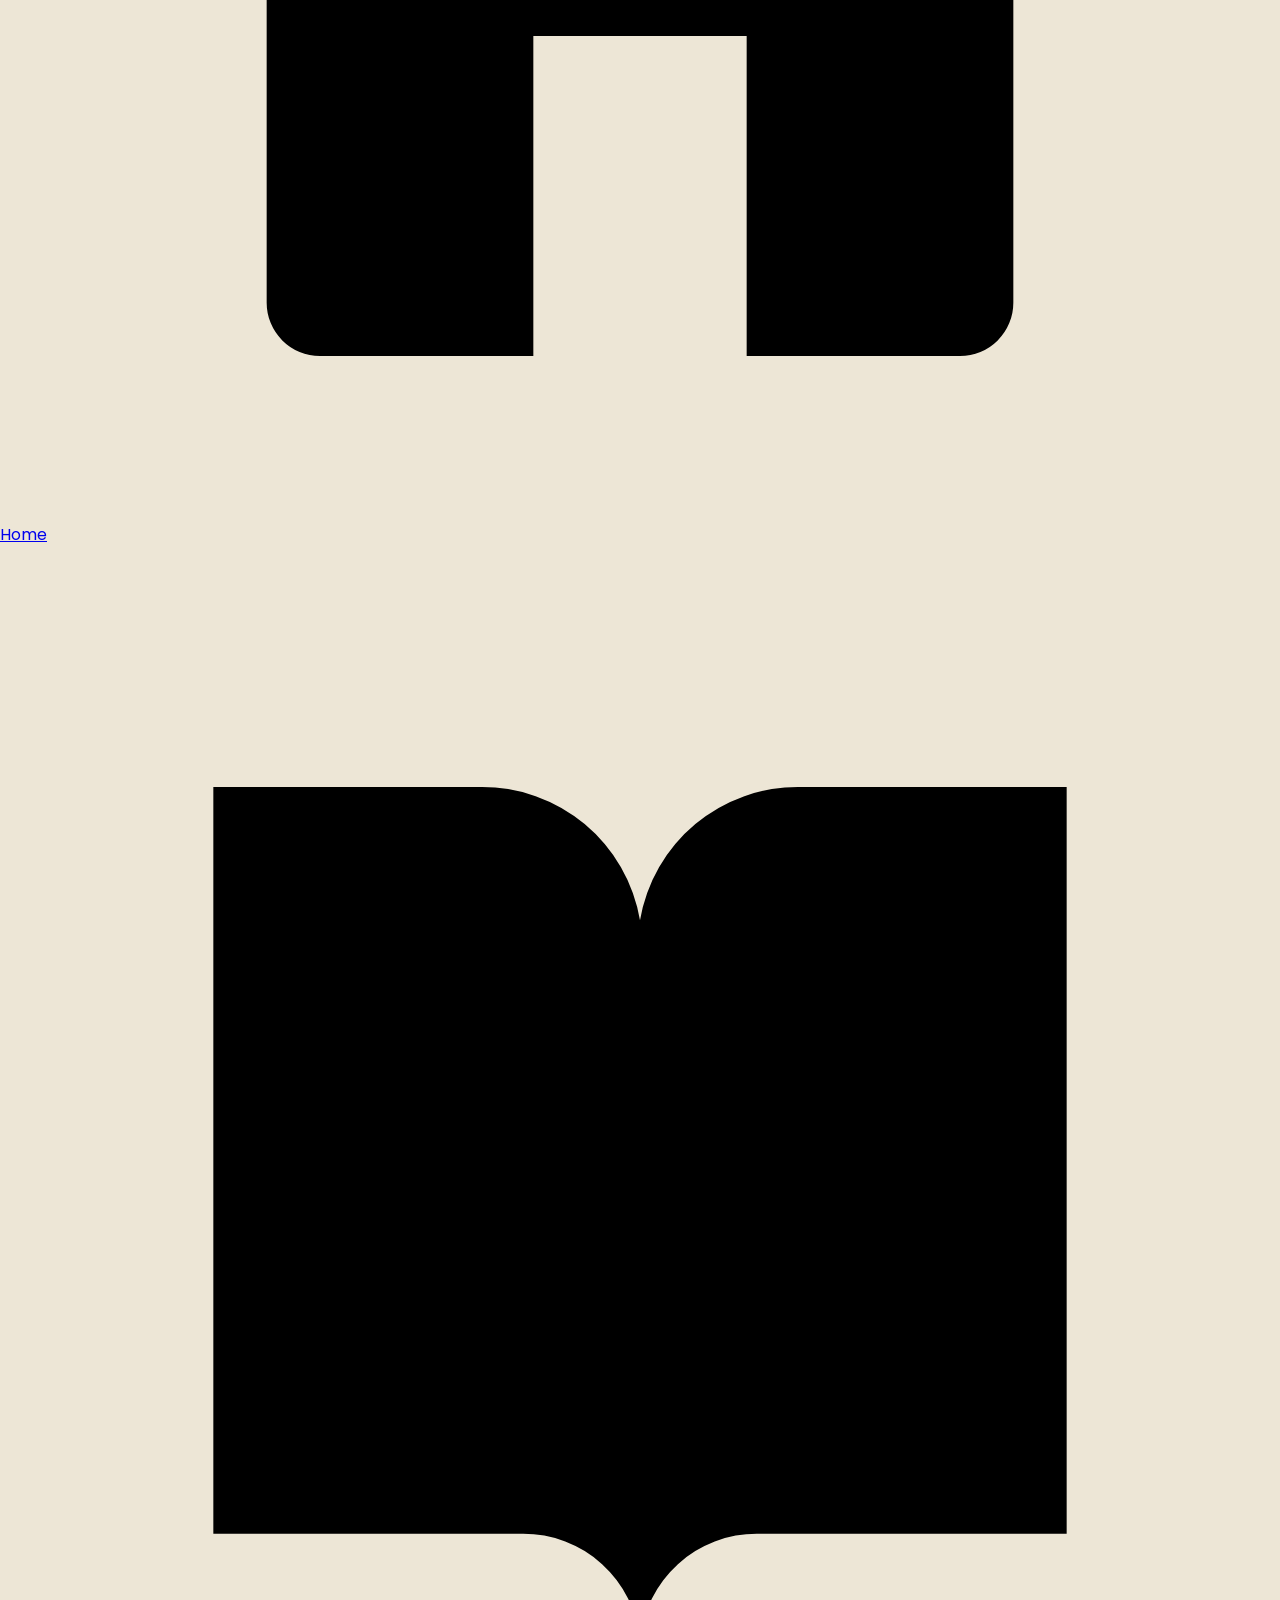
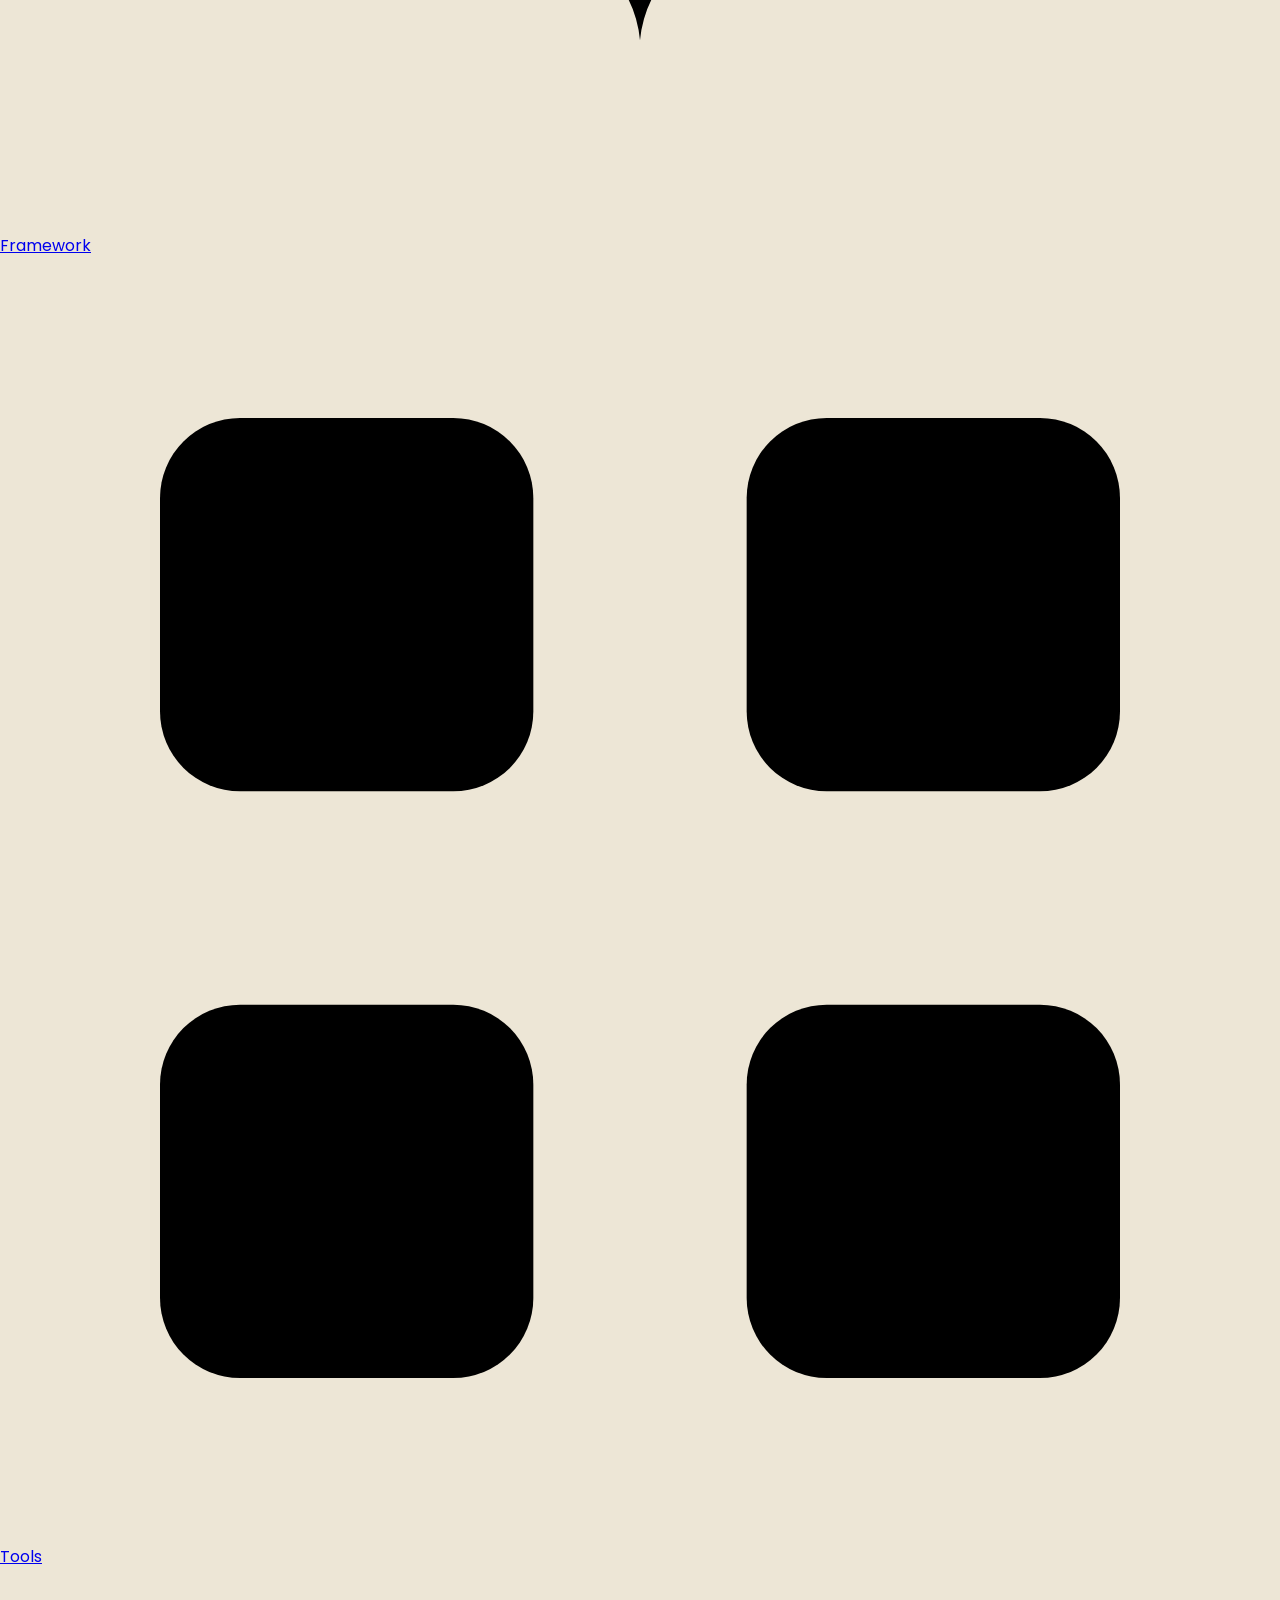
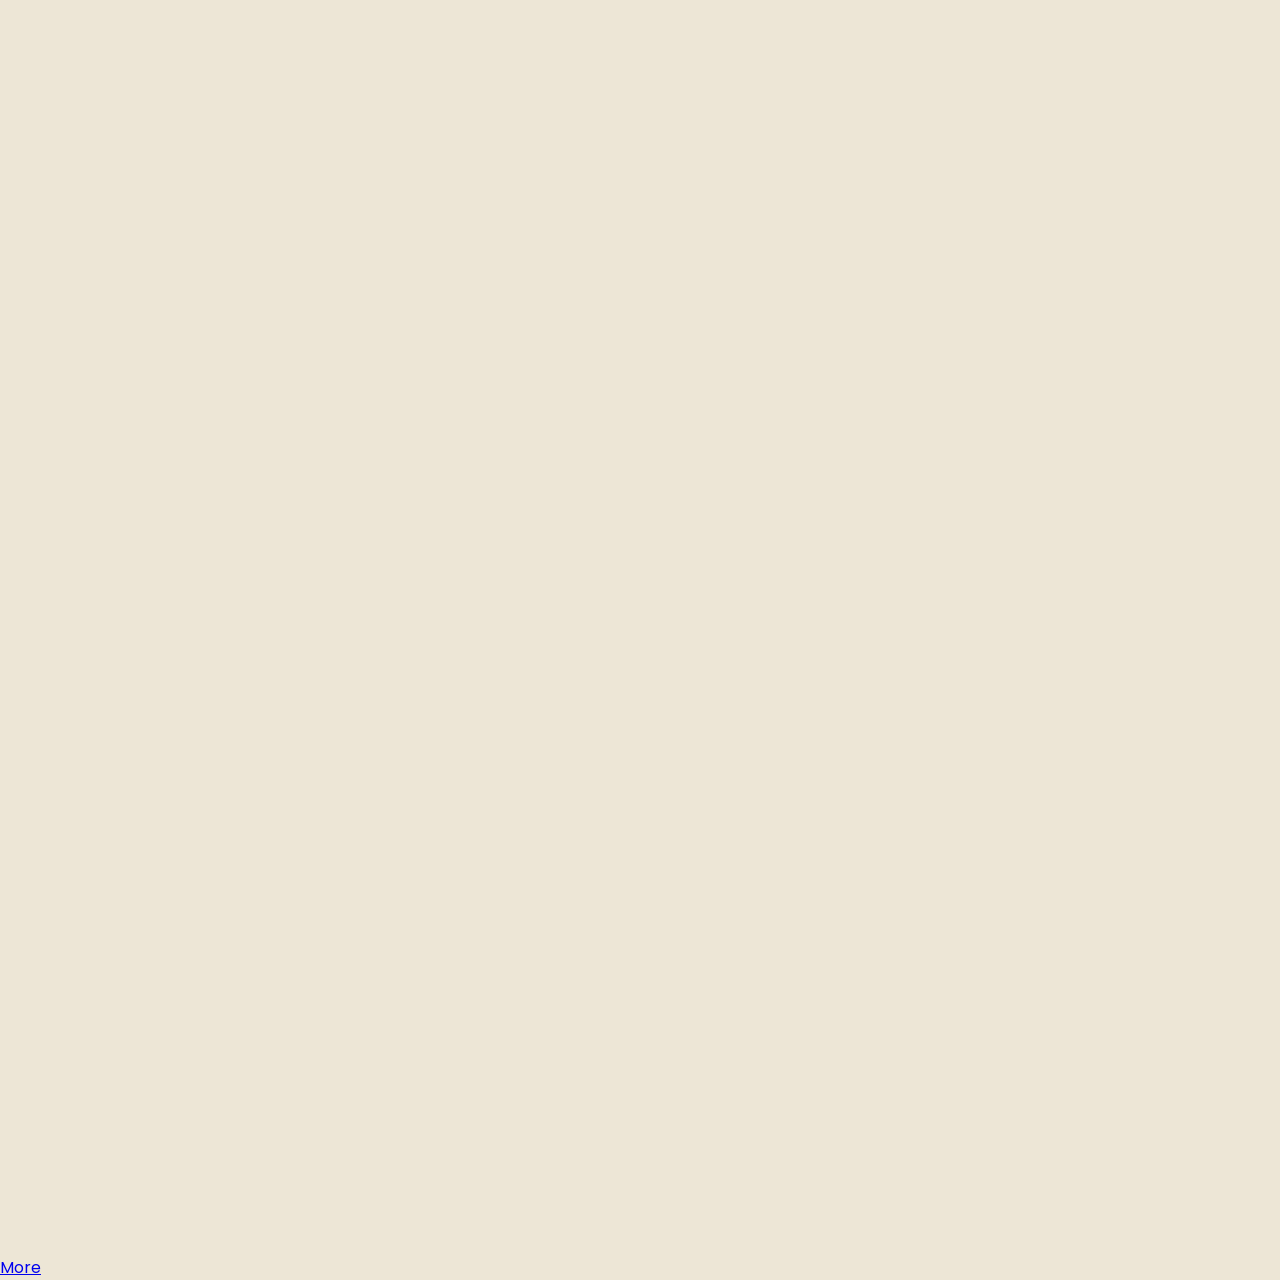
<file: tools/audit/index.html>
<!DOCTYPE html>
<html lang="en">
<head>
<meta charset="UTF-8">
<meta name="viewport" content="width=device-width, initial-scale=1.0, viewport-fit=cover">
<meta name="theme-color" content="#15181e">
<link rel="manifest" href="/manifest.webmanifest">
<link rel="apple-touch-icon" href="/assets/icon-180.png">
<meta name="mobile-web-app-capable" content="yes">
<meta name="apple-mobile-web-app-capable" content="yes">
<meta name="apple-mobile-web-app-status-bar-style" content="black-translucent">
<meta name="apple-mobile-web-app-title" content="True Hybrid">
<title>The Dopamine Audit, True Hybrid</title>
<meta name="description" content="A 12-question, 4-minute self-audit on your phone, dopamine, and doomscrolling. Find where the grip is tightest and get the one fix to run first. Runs entirely in your browser.">
<link rel="stylesheet" href="../../assets/styles.css">
<link rel="icon" type="image/svg+xml" href="data:image/svg+xml,%3Csvg xmlns='http://www.w3.org/2000/svg' viewBox='0 0 32 32'%3E%3Crect width='32' height='32' fill='%2315181e'/%3E%3Ctext x='16' y='23' text-anchor='middle' fill='%237cc4e8' font-family='Arial,sans-serif' font-size='20' font-weight='bold'%3EH%3C/text%3E%3C/svg%3E">
<style>
.au-hero { padding: 48px 24px 28px; background: linear-gradient(180deg, var(--coal) 0%, var(--ink) 100%); color: var(--bone); }
.au-hero .eyebrow{ color:var(--brass); }
.au-hero h1 { color: var(--bone); font-family: var(--display); font-size: clamp(32px,5vw,52px); font-weight: 900; letter-spacing: -0.03em; margin: 8px 0 12px; }
.au-hero h1 em { font-style: normal; color: var(--brass); }
.au-hero p { color: var(--cream); max-width: 600px; font-size: 15px; line-height: 1.6; opacity: 0.9; }
.au-wrap { padding: 32px 24px 64px; background: var(--bone); }
.au-panel { max-width: 700px; margin: 0 auto; }

.au-progress { height: 4px; background: var(--cream); margin-bottom: 30px; }
.au-progress .bar { height: 100%; background: var(--brass); width: 0; transition: width 0.3s; }

.au-q { margin-bottom: 6px; }
.au-qnum { font-family: var(--display); font-style: normal; font-size: 12px; letter-spacing: 0.16em; text-transform: uppercase; color: var(--brass-dim); font-weight: 700; }
.au-qtext { font-family: var(--display); font-style: normal; font-size: 22px; font-weight: 800; line-height: 1.25; color: var(--ink); margin: 8px 0 22px; letter-spacing: -0.01em; }
.au-opts { display: grid; gap: 10px; }
.au-opt { text-align: left; background: var(--paper); border: 1px solid var(--cream); border-left: 3px solid var(--cream); padding: 15px 18px; font-family: var(--body); font-size: 15px; color: var(--char); cursor: pointer; transition: border-color 0.15s, background 0.15s; }
.au-opt:hover { border-left-color: var(--brass); background: var(--bone); }
.au-opt.sel { border-left-color: var(--brass); background: var(--bone); color: var(--ink); font-weight: 600; }
.au-nav { display: flex; justify-content: space-between; margin-top: 26px; }
.au-back { background: none; border: none; color: var(--smoke); font-family: var(--body); font-size: 13px; font-weight: 600; cursor: pointer; }
.au-back:hover { color: var(--ink); }

/* results */
.au-results { display: none; }
.au-verdict { background: var(--ink); color: var(--bone); padding: 30px 26px; }
.au-verdict .k { font-family: var(--display); font-style: normal; font-size: 11px; letter-spacing: 0.2em; text-transform: uppercase; color: var(--brass); font-weight: 700; }
.au-verdict h2 { color: var(--bone); font-family: var(--display); font-size: 30px; font-style: normal; margin: 8px 0 12px; }
.au-verdict p { color: var(--cream); font-size: 15px; line-height: 1.6; opacity: 0.92; }
.au-bars { padding: 26px; background: var(--paper); }
.au-bars h3 { font-family: var(--display); font-style: normal; font-size: 13px; letter-spacing: 0.14em; text-transform: uppercase; color: var(--brass-dim); margin-bottom: 16px; }
.au-bar { margin-bottom: 16px; }
.au-bar .lab { display: flex; justify-content: space-between; font-size: 14px; margin-bottom: 6px; }
.au-bar .lab .n { font-weight: 600; color: var(--ink); }
.au-bar .lab .s { color: var(--smoke); font-family: var(--display); font-style: normal; }
.au-bar .track { height: 8px; background: var(--cream); }
.au-bar .fill { height: 100%; background: var(--brass-dim); }
.au-bar.top .fill { background: var(--warn); }
.au-bar.top .lab .n::after { content: ' · tightest grip'; color: var(--warn); font-weight: 700; font-size: 12px; }

.au-fix { padding: 30px 26px; background: var(--bone); border-top: 1px solid var(--cream); }
.au-fix .k { font-family: var(--display); font-style: normal; font-size: 11px; letter-spacing: 0.2em; text-transform: uppercase; color: var(--brass-dim); font-weight: 700; }
.au-fix h3 { font-family: var(--display); font-size: 26px; font-style: normal; margin: 8px 0 12px; }
.au-fix p { font-size: 15px; color: var(--char); line-height: 1.62; margin-bottom: 18px; }
.au-fix .btn { margin-right: 10px; }
.au-fix .again { background:none; border:1px solid var(--cream); color:var(--brass-dim); padding:13px 20px; font-family:var(--body); font-size:11px; font-weight:700; letter-spacing:0.2em; text-transform:uppercase; cursor:pointer; }
.au-soft { font-size: 13px; color: var(--smoke); margin-top: 18px; line-height: 1.55; }
.au-priv { font-size: 12px; color: var(--smoke); margin-top: 24px; text-align:center; }
@media (max-width:720px){ .au-hero{padding:36px 18px 24px;} .au-wrap{padding:24px 16px 48px;} .au-qtext{font-size:19px;} }
</style>
</head>
<body class="app-mode">
<div class="app">

  <header class="app-header">
    <a href="/tools/" class="h-back" aria-label="Back">‹</a>
    <span class="h-title">The Audit</span>
  </header>

  <main class="app-main">

  <section class="au-hero">
    <div class="eyebrow">Mind &amp; Direction</div>
    <h1>The Dopamine <em>Audit</em>.</h1>
    <p>Twelve questions, about four minutes. An honest read on your phone, your dopamine, and the scroll, to find where the grip is tightest and hand you the one fix to run first. Nothing is saved or sent, it all runs in your browser.</p>
  </section>

  <div class="au-wrap">
   <div class="au-panel">

    <div id="au-quiz">
      <div class="au-progress"><div class="bar" id="au-bar"></div></div>
      <div class="au-q">
        <div class="au-qnum" id="au-qnum">Question 1 of 12</div>
        <div class="au-qtext" id="au-qtext"></div>
        <div class="au-opts" id="au-opts"></div>
      </div>
      <div class="au-nav">
        <button class="au-back" id="au-backbtn" style="visibility:hidden;">&larr; Back</button>
        <span></span>
      </div>
    </div>

    <div class="au-results" id="au-results">
      <div class="au-verdict">
        <div class="k">Your read</div>
        <h2 id="au-vtitle"></h2>
        <p id="au-vtext"></p>
      </div>
      <div class="au-bars">
        <h3>Where the grip is</h3>
        <div id="au-barlist"></div>
      </div>
      <div class="au-fix">
        <div class="k">Your first fix</div>
        <h3 id="au-fixtitle"></h3>
        <p id="au-fixtext"></p>
        <a class="btn" id="au-carddl" download>Download the card</a>
        <button class="again" id="au-again">Retake</button>
        <div class="au-soft">This is the fix for the pattern that scored tightest. Run it for a week before you add another, the other three are waiting when you're ready. The card is one page: why it's the fight, how it works, the practice, and a seven-day tracker.</div>
      </div>
    </div>

    <div class="au-priv">Private by design. No account, no storage, no tracking. Refresh and it's gone.</div>

   </div>
  </div>

  </main>

  <nav class="app-tabbar">
    <a class="app-tab" href="/" aria-label="Home"><svg viewBox="0 0 24 24"><path d="M3 10.5 12 3l9 7.5"/><path d="M5 9.5V20a1 1 0 0 0 1 1h4v-6h4v6h4a1 1 0 0 0 1-1V9.5"/></svg><span>Home</span></a>
    <a class="app-tab" href="/framework/" aria-label="Framework"><svg viewBox="0 0 24 24"><path d="M12 6.5v14"/><path d="M4 4.5h5A3 3 0 0 1 12 7v13.5a2.2 2.2 0 0 0-2.2-2H4z"/><path d="M20 4.5h-5A3 3 0 0 0 12 7v13.5a2.2 2.2 0 0 1 2.2-2H20z"/></svg><span>Framework</span></a>
    <a class="app-tab active" href="/tools/" aria-label="Tools"><svg viewBox="0 0 24 24"><rect x="3" y="3" width="7" height="7" rx="1.5"/><rect x="14" y="3" width="7" height="7" rx="1.5"/><rect x="3" y="14" width="7" height="7" rx="1.5"/><rect x="14" y="14" width="7" height="7" rx="1.5"/></svg><span>Tools</span></a>
    <a class="app-tab" href="/more/" aria-label="More"><svg viewBox="0 0 24 24"><path d="M4 7h16"/><path d="M4 12h16"/><path d="M4 17h16"/></svg><span>More</span></a>
  </nav>

</div>
<script>
var _y=document.getElementById('year'); if(_y) _y.textContent=new Date().getFullYear();
if("serviceWorker" in navigator){window.addEventListener("load",function(){navigator.serviceWorker.register("/sw.js").catch(function(){});});}

const OPTS = ['Not me','Sometimes','Often','That\u2019s me, most days'];

const QUESTIONS = [
  { axis:'reflex', text:'First thing when you wake, your hand finds your phone before you\u2019re really conscious.' },
  { axis:'scroll', text:'You open an app for one thing and surface twenty minutes later, having forgotten what.' },
  { axis:'protect', text:'The phone comes to meals, or interrupts time with people you actually care about.' },
  { axis:'baseline', text:'A book, a walk, or a slow conversation has started to feel flat or boring.' },
  { axis:'reflex', text:'You pick the phone up without deciding to, then wonder why it\u2019s in your hand.' },
  { axis:'scroll', text:'You keep scrolling a feed well past the point it\u2019s giving you anything.' },
  { axis:'protect', text:'You lose sleep to the screen, one more video, later than you meant to.' },
  { axis:'baseline', text:'You need a second screen going, phone in hand while you watch, eat, or walk.' },
  { axis:'reflex', text:'Your phone sleeps within arm\u2019s reach of your bed.' },
  { axis:'scroll', text:'Something outside the app, a call, someone walking in, is usually what makes you stop.' },
  { axis:'protect', text:'When a feeling shows up that you\u2019d rather not sit with, the phone is the nearest exit.' },
  { axis:'baseline', text:'Quiet or boredom makes you reach for a hit almost straight away.' },
];

const AXES = {
  reflex:   { name:'The reflex grab', file:'break-the-reflex.pdf',    piece:'Break the Reflex',    blurb:'Your hand moves before you do. The fix kills the cues and adds friction to the grab, so the reflex has nothing to fire on. Change the environment, not your willpower.' },
  scroll:   { name:'The endless scroll', file:'kill-the-scroll.pdf',   piece:'Kill the Scroll',     blurb:'Feeds have no bottom on purpose. The fix builds the edge the app refuses to give you: a hard time limit and real friction on opening, so a graze becomes a short, deliberate visit.' },
  protect:  { name:'What it\u2019s costing', file:'protect-what-matters.pdf', piece:'Protect What Matters', blurb:'The real cost isn\u2019t screen time, it\u2019s what that time quietly replaces, your sleep, your focus, the people in the room. The fix fences off a few things the phone isn\u2019t allowed to touch, and defends them.' },
  baseline: { name:'The flattened baseline', file:'reset-your-baseline.pdf', piece:'Reset Your Baseline', blurb:'A constant drip of fast novelty raises the bar for what registers as interesting, so ordinary things feel dull. The fix spends time below the line on purpose, until slow rewards land again.' },
};

const VERDICTS = [
  { max:8,  title:'Light grip.', text:'The phone isn\u2019t running you. There\u2019s one pattern worth tightening up, but you\u2019re mostly in the driver\u2019s seat. Run the fix below to close the last gap.' },
  { max:17, title:'Some pull.', text:'Nothing out of control, but there\u2019s a clear pull in one direction. Left alone it tends to grow. Take the one fix below and hold it for a week before anything else.' },
  { max:26, title:'Real grip.', text:'The phone has a genuine hold on more than one front. That\u2019s the design working as intended, not a character flaw. Don\u2019t try to fix all of it, take the single tightest grip below and start there.' },
  { max:36, title:'Tight grip.', text:'The device is winning most of the day right now. The way back isn\u2019t willpower against all of it at once, it\u2019s one change, run until it holds, then the next. Start with the tightest grip below.' },
];

let current=0; const answers=new Array(QUESTIONS.length).fill(null);

function render(){
  const q=QUESTIONS[current];
  document.getElementById('au-qnum').textContent=`Question ${current+1} of ${QUESTIONS.length}`;
  document.getElementById('au-qtext').textContent=q.text;
  document.getElementById('au-bar').style.width=`${(current/(QUESTIONS.length))*100}%`;
  const wrap=document.getElementById('au-opts'); wrap.innerHTML='';
  OPTS.forEach((label,val)=>{
    const b=document.createElement('button');
    b.className='au-opt'+(answers[current]===val?' sel':'');
    b.textContent=label;
    b.addEventListener('click',()=>{ answers[current]=val; if(current<QUESTIONS.length-1){ current++; render(); } else { finish(); } });
    wrap.appendChild(b);
  });
  document.getElementById('au-backbtn').style.visibility=current>0?'visible':'hidden';
}
document.getElementById('au-backbtn').addEventListener('click',()=>{ if(current>0){ current--; render(); } });

function finish(){
  const scores={reflex:0,scroll:0,protect:0,baseline:0};
  QUESTIONS.forEach((q,i)=> scores[q.axis]+= (answers[i]||0));
  const total=Object.values(scores).reduce((a,b)=>a+b,0);
  const order=Object.keys(scores).sort((a,b)=>scores[b]-scores[a]);
  const top=order[0];
  const verdict=VERDICTS.find(v=>total<=v.max);

  document.getElementById('au-vtitle').textContent=verdict.title;
  document.getElementById('au-vtext').textContent=verdict.text;

  const list=document.getElementById('au-barlist'); list.innerHTML='';
  order.forEach(ax=>{
    const pct=Math.round((scores[ax]/9)*100);
    const div=document.createElement('div');
    div.className='au-bar'+(ax===top?' top':'');
    div.innerHTML=`<div class="lab"><span class="n">${AXES[ax].name}</span><span class="s">${scores[ax]}/9</span></div><div class="track"><div class="fill" style="width:${pct}%"></div></div>`;
    list.appendChild(div);
  });

  const a=AXES[top];
  document.getElementById('au-fixtitle').textContent=a.piece;
  document.getElementById('au-fixtext').textContent=a.blurb;
  document.getElementById('au-carddl').href='../../downloads/'+a.file;

  document.getElementById('au-bar').style.width='100%';
  document.getElementById('au-quiz').style.display='none';
  document.getElementById('au-results').style.display='block';
  document.getElementById('au-results').scrollIntoView({behavior:'smooth',block:'start'});
}

document.getElementById('au-again').addEventListener('click',()=>{
  current=0; answers.fill(null);
  document.getElementById('au-results').style.display='none';
  document.getElementById('au-quiz').style.display='block';
  render();
  document.getElementById('au-quiz').scrollIntoView({behavior:'smooth',block:'start'});
});

render();
</script>
</body>
</html>
</file>
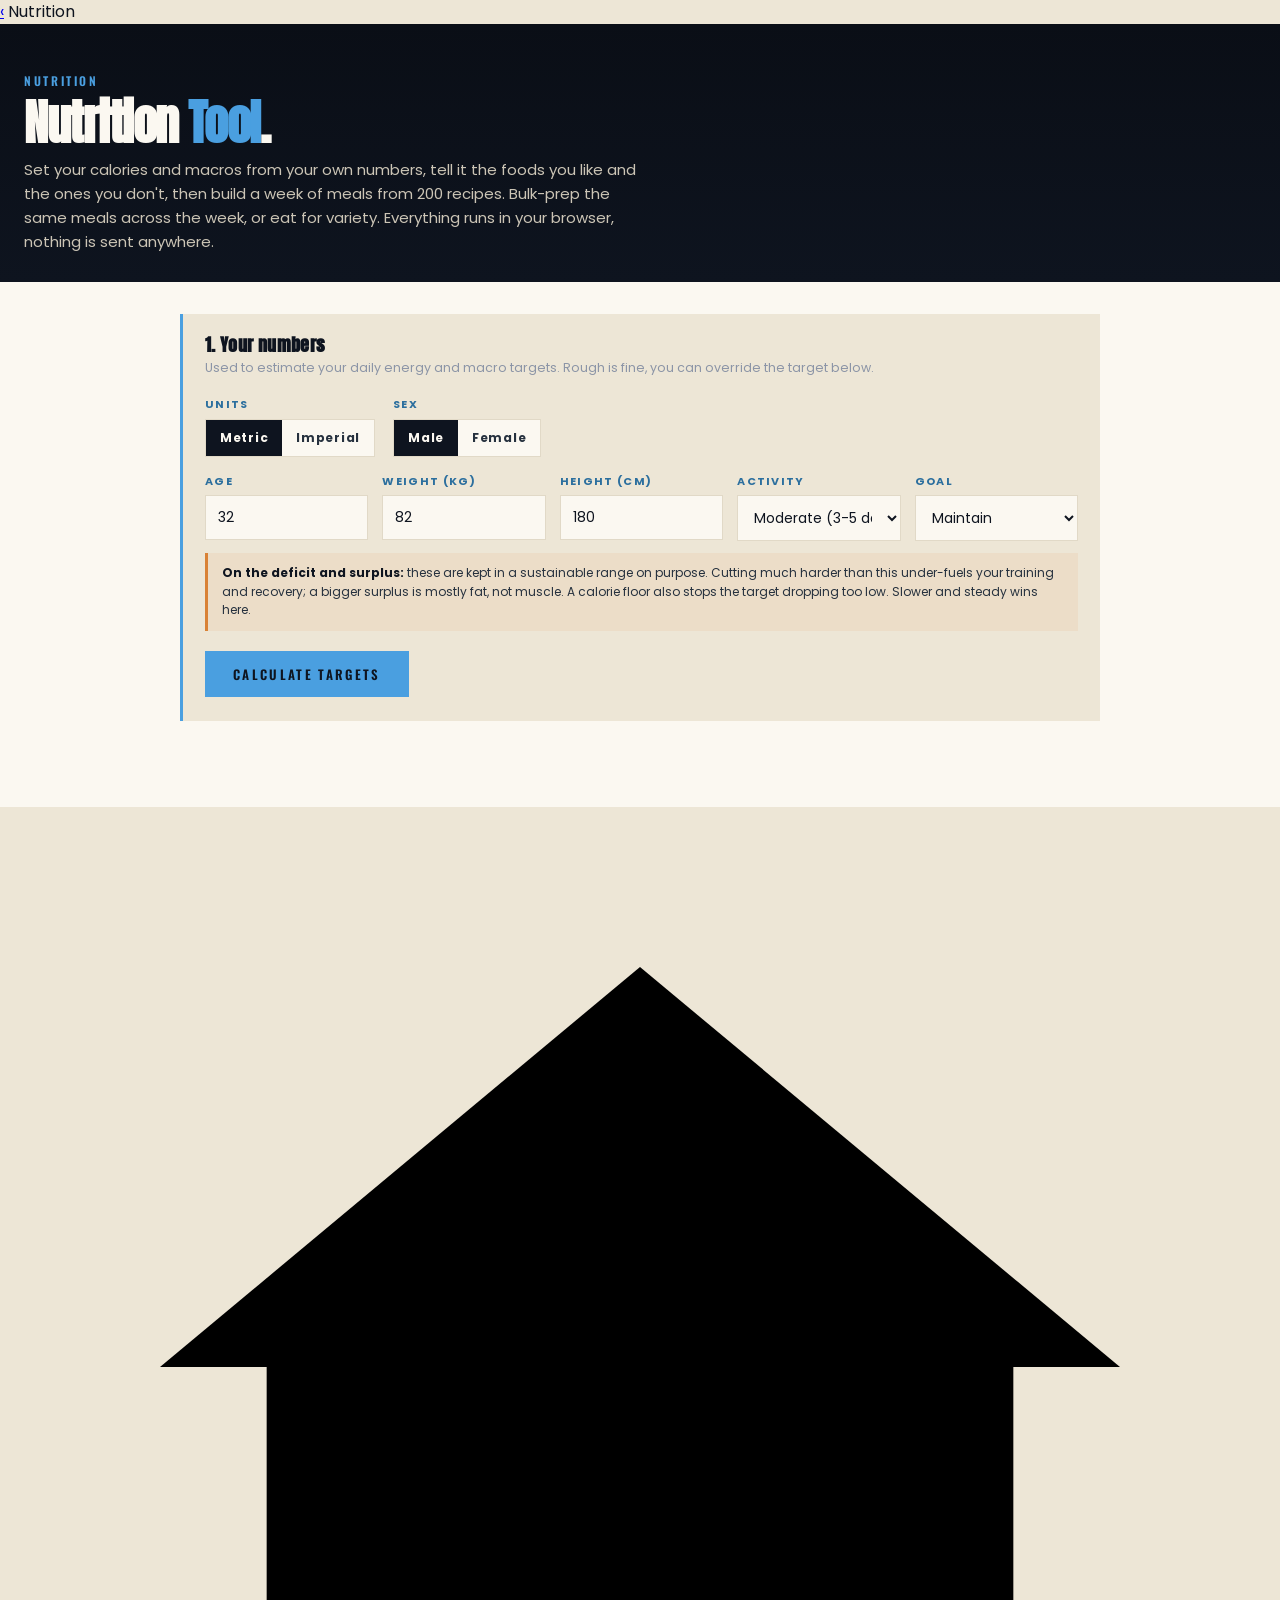
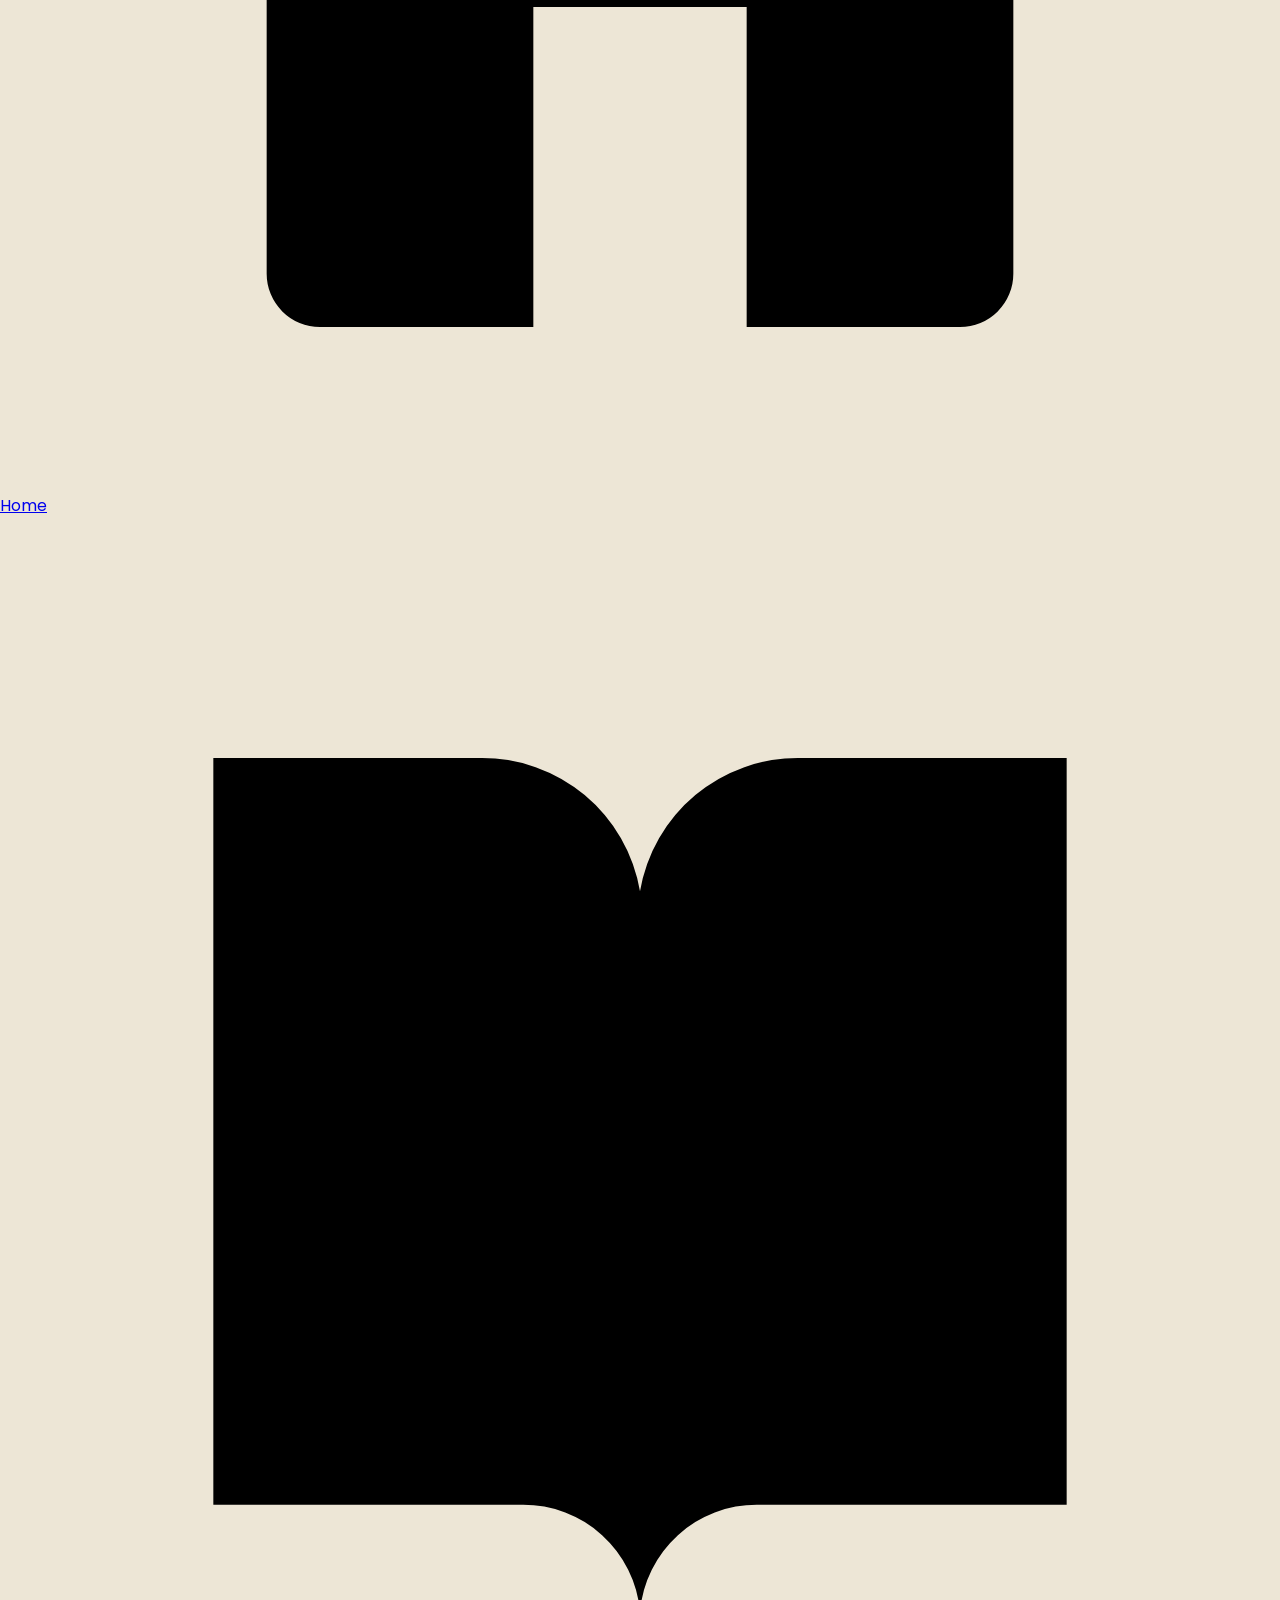
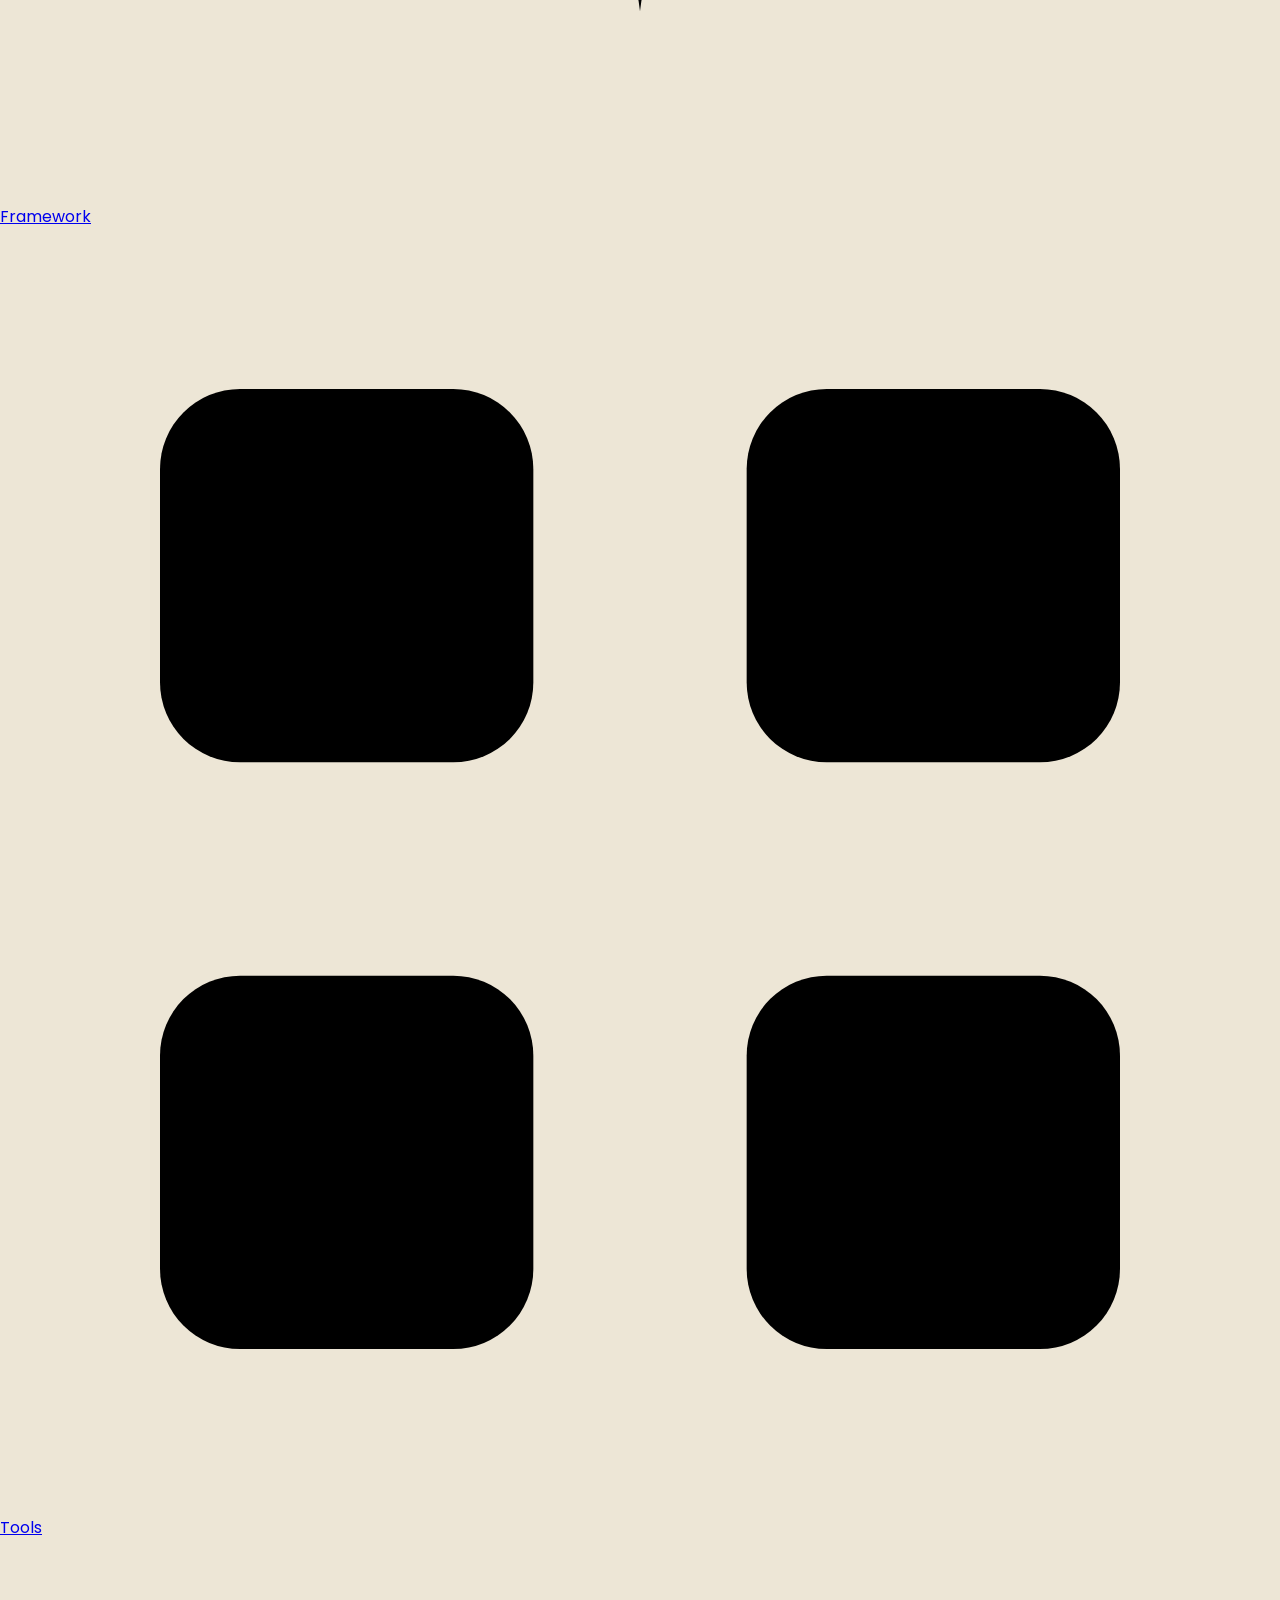
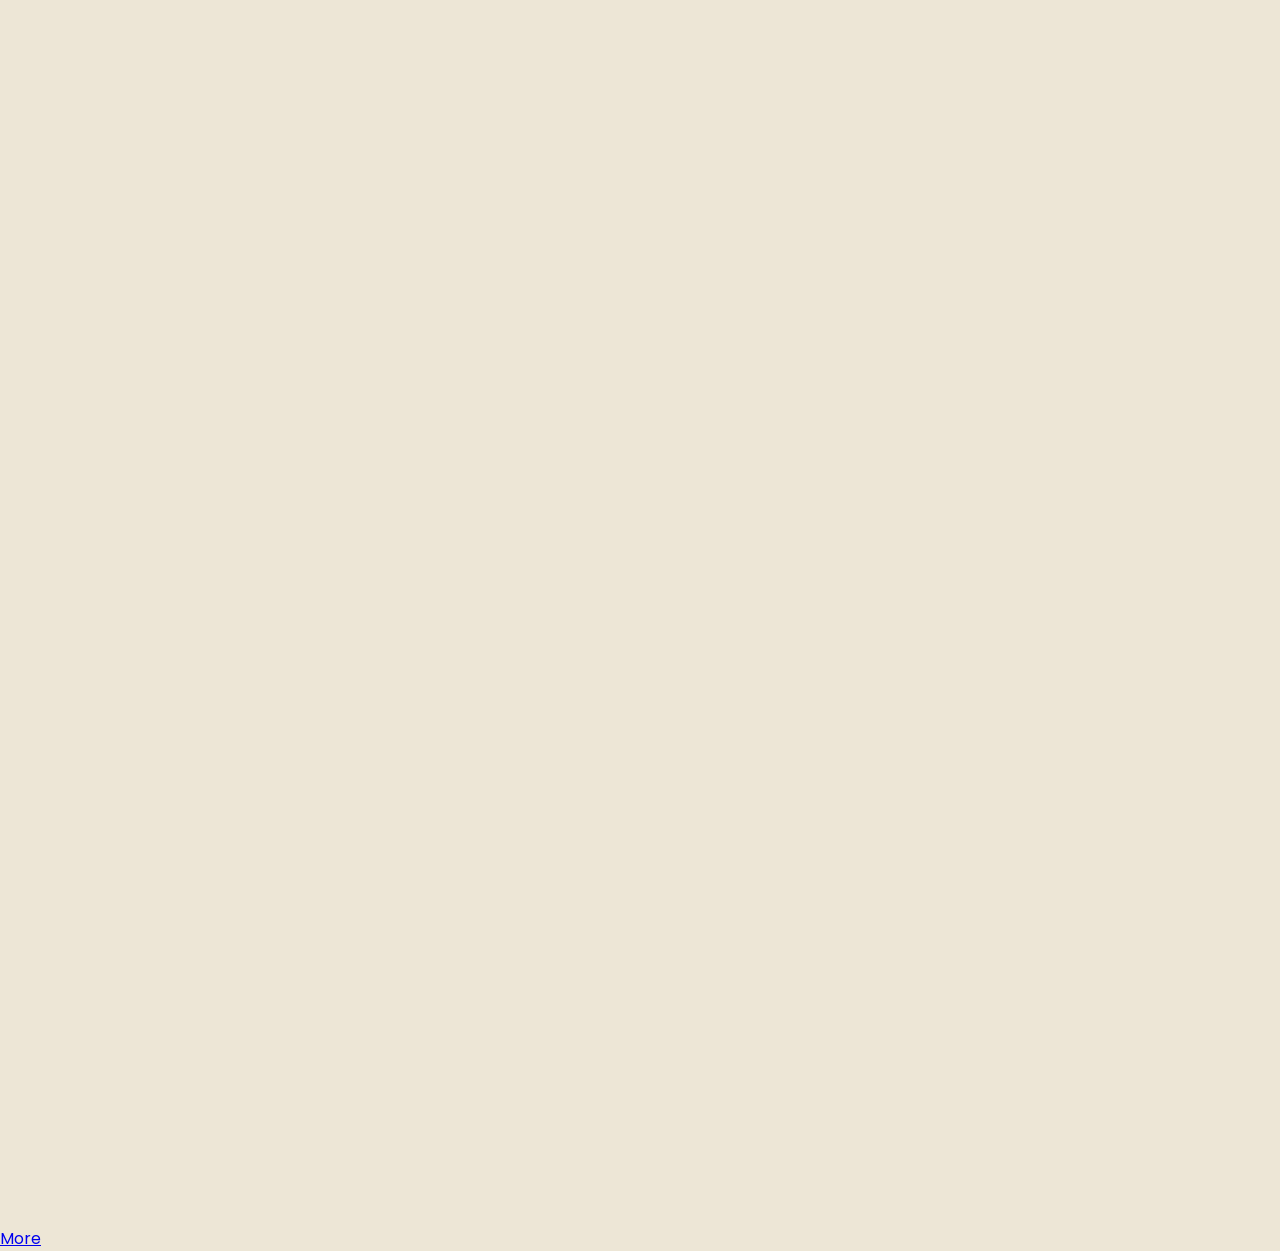
<file: tools/nutrition/index.html>
<!DOCTYPE html>
<html lang="en">
<head>
<meta charset="UTF-8">
<meta name="viewport" content="width=device-width, initial-scale=1.0, viewport-fit=cover">
<meta name="theme-color" content="#15181e">
<link rel="manifest" href="/manifest.webmanifest">
<link rel="apple-touch-icon" href="/assets/icon-180.png">
<meta name="mobile-web-app-capable" content="yes">
<meta name="apple-mobile-web-app-capable" content="yes">
<meta name="apple-mobile-web-app-status-bar-style" content="black-translucent">
<meta name="apple-mobile-web-app-title" content="True Hybrid">
<title>Nutrition Tool, True Hybrid</title>
<meta name="description" content="Calculate your daily macros and build a week of meals from a library of 200 recipes. Bulk-prep or daily variety, with food likes, dislikes and preference filters. Runs entirely in your browser.">
<link rel="stylesheet" href="../../assets/styles.css">
<link rel="icon" type="image/svg+xml" href="data:image/svg+xml,%3Csvg xmlns='http://www.w3.org/2000/svg' viewBox='0 0 32 32'%3E%3Crect width='32' height='32' fill='%2315181e'/%3E%3Ctext x='16' y='23' text-anchor='middle' fill='%237cc4e8' font-family='Arial,sans-serif' font-size='20' font-weight='bold'%3EH%3C/text%3E%3C/svg%3E">
<style>
.nt-hero { padding: 48px 24px 28px; background: linear-gradient(180deg, var(--coal) 0%, var(--ink) 100%); color: var(--bone); }
.nt-hero .eyebrow { color: var(--brass); }
.nt-hero h1 { color: var(--bone); font-family: var(--display); font-size: clamp(32px,5vw,48px); font-weight: 900; letter-spacing: -0.03em; margin: 8px 0 10px; }
.nt-hero h1 em { font-style: normal; color: var(--brass); }
.nt-hero p { color: var(--cream); max-width: 620px; font-size: 15px; line-height: 1.6; opacity: 0.9; }
.nt-wrap { padding: 32px 24px 64px; background: var(--bone); }
.nt-panel { max-width: 920px; margin: 0 auto; }
.nt-card { background: var(--paper); border-left: 3px solid var(--brass); padding: 22px 22px 24px; margin-bottom: 22px; }
.nt-card h2 { font-family: var(--display); font-size: 18px; font-style: normal; letter-spacing: 0.02em; margin-bottom: 4px; }
.nt-card .hint { font-size: 12.5px; color: var(--smoke); margin-bottom: 18px; }
.nt-grid { display: grid; grid-template-columns: repeat(auto-fit,minmax(150px,1fr)); gap: 14px; }
.nt-field label { display:block; font-size: 11px; letter-spacing: 0.12em; text-transform: uppercase; color: var(--brass-dim); font-weight: 700; margin-bottom: 6px; }
.nt-field input, .nt-field select { width:100%; padding: 11px 12px; border: 1px solid var(--cream); background: var(--bone); color: var(--ink); font-family: var(--body); font-size: 14px; }
.nt-field input:focus, .nt-field select:focus { outline: none; border-color: var(--brass); }
.nt-field .sub { font-size: 11px; color: var(--smoke); margin-top: 5px; letter-spacing: 0; text-transform: none; font-weight: 400; }
.nt-seg { display:inline-flex; border:1px solid var(--cream); overflow:hidden; }
.nt-seg button { background: var(--bone); border:none; padding: 9px 14px; font-family: var(--body); font-size: 12px; font-weight:700; letter-spacing:0.06em; color: var(--char); cursor:pointer; }
.nt-seg button.on { background: var(--ink); color: var(--bone); }
.nt-row { display:flex; flex-wrap:wrap; gap: 18px; align-items:flex-end; }
.nt-row .nt-field { flex: 1; min-width: 150px; }
.nt-check { display:flex; gap: 18px; flex-wrap:wrap; margin-top: 4px; }
.nt-check label { display:flex; align-items:center; gap:8px; font-size: 13px; color: var(--char); text-transform:none; letter-spacing:0; font-weight:500; cursor:pointer; }
.nt-check input { width:auto; }
.btn-row { display:flex; gap:12px; flex-wrap:wrap; margin-top: 20px; }
.nt-caveat { font-size:12px; color:var(--char); line-height:1.55; margin-top:12px; background:rgba(217,130,54,0.09); border-left:3px solid var(--warn); padding:11px 14px; }
.nt-caveat strong{ color:var(--ink); }

.nt-targets { display:grid; grid-template-columns: repeat(5,1fr); gap:2px; background: var(--cream); border:1px solid var(--cream); margin-top: 4px; }
.nt-targets .t { background: var(--bone); padding: 14px 10px; text-align:center; }
.nt-targets .t .k { font-size:10px; letter-spacing:0.16em; text-transform:uppercase; color:var(--smoke); font-weight:700; }
.nt-targets .t .v { font-family:var(--display); font-style:normal; font-size:22px; font-weight:900; color:var(--ink); margin-top:4px; }
.nt-targets .t .u { font-size:10px; color:var(--smoke); }

.nt-readout { display:grid; grid-template-columns: repeat(5,1fr); gap:2px; background: var(--cream); border:1px solid var(--cream); margin: 6px 0 2px; }
.nt-readout .t { background: var(--bone); padding: 12px 8px; text-align:center; }
.nt-readout .t .k { font-size:10px; letter-spacing:0.14em; text-transform:uppercase; color:var(--smoke); font-weight:700; }
.nt-readout .t .v { font-family:var(--display); font-style:normal; font-size:18px; font-weight:800; color:var(--ink); margin-top:3px; }
.nt-readout .t .v.over { color: var(--warn); }
.nt-readout .t .v.ok { color: var(--brass-dim); }
.nt-note { font-size:12.5px; color:var(--char); line-height:1.55; margin-top:12px; background:rgba(124,196,232,0.10); border-left:3px solid var(--brass); padding:12px 14px; }
.nt-note strong{color:var(--ink);}

.nt-mode-banner { font-size:13px; background: var(--ink); color:var(--cream); padding:12px 16px; margin-bottom:16px; line-height:1.5; }
.nt-mode-banner strong{color:var(--brass);}

.nt-day { margin-bottom: 20px; }
.nt-day h3 { font-family:var(--display); font-style:normal; font-size:14px; letter-spacing:0.14em; text-transform:uppercase; color:var(--brass-dim); border-bottom:1px solid var(--cream); padding-bottom:8px; margin-bottom:12px; }
.nt-meal { display:flex; justify-content:space-between; gap:14px; padding:12px 0; border-bottom:1px solid var(--cream); align-items:flex-start; }
.nt-meal:last-child{border-bottom:none;}
.nt-meal .m-main { flex:1; }
.nt-meal .m-slot { font-size:10px; letter-spacing:0.14em; text-transform:uppercase; color:var(--smoke); font-weight:700; }
.nt-meal .m-name { font-size:15px; font-weight:600; color:var(--ink); margin:2px 0 2px; cursor:pointer; }
.nt-meal .m-name:hover{ color: var(--brass-dim); text-decoration:underline; }
.nt-meal .m-macros { font-size:12px; color:var(--smoke); }
.nt-meal .m-side { text-align:right; white-space:nowrap; }
.nt-meal .m-cal { font-family:var(--display); font-style:normal; font-weight:800; color:var(--ink); }
.nt-swap { background:none; border:1px solid var(--cream); color:var(--brass-dim); font-size:11px; font-weight:700; letter-spacing:0.06em; padding:5px 9px; cursor:pointer; margin-top:6px; }
.nt-swap:hover{ border-color:var(--brass); }
.nt-view { background:none; border:1px solid var(--cream); color:var(--brass-dim); font-size:11px; font-weight:700; letter-spacing:0.06em; padding:5px 9px; cursor:pointer; margin-top:6px; margin-left:6px; }
.nt-view:hover{ border-color:var(--brass); }

.nt-cook { padding:14px 0; border-bottom:1px solid var(--cream); }
.nt-cook:last-child{ border-bottom:none; }
.nt-cook .ch { display:flex; justify-content:space-between; gap:12px; align-items:baseline; }
.nt-cook .cn { font-size:15px; font-weight:700; color:var(--ink); }
.nt-cook .cp { font-size:11px; letter-spacing:0.08em; text-transform:uppercase; color:var(--brass-dim); font-weight:700; white-space:nowrap; }
.nt-cook ul { margin:10px 0 0; padding-left:0; list-style:none; }
.nt-cook li { font-size:13px; color:var(--char); line-height:1.5; padding:3px 0 3px 16px; position:relative; }
.nt-cook li::before{ content:'·'; position:absolute; left:4px; color:var(--brass-dim); font-weight:700; }
.nt-cook .cportion { font-size:12.5px; color:var(--ink); margin-top:8px; font-weight:600; }

.nt-empty { color:var(--smoke); font-size:14px; padding:20px 0; }
.nt-hidden{ display:none; }

.nt-modal { position:fixed; inset:0; background:rgba(15,18,23,0.72); display:none; align-items:center; justify-content:center; padding:20px; z-index:50; }
.nt-modal.on{ display:flex; }
.nt-modal-inner { background:var(--bone); max-width:560px; width:100%; max-height:86vh; overflow:auto; padding:26px; }
.nt-modal-inner h3 { font-family:var(--display); font-size:22px; font-style:normal; margin-bottom:6px; }
.nt-modal-inner .desc { font-size:14px; color:var(--char); line-height:1.55; margin-bottom:14px; }
.nt-modal-inner .macros { font-size:13px; color:var(--smoke); margin-bottom:6px; }
.nt-modal-inner h4 { font-family:var(--display); font-style:normal; font-size:12px; letter-spacing:0.14em; text-transform:uppercase; color:var(--brass-dim); margin:16px 0 8px; }
.nt-modal-inner li { font-size:14px; color:var(--char); line-height:1.5; margin-bottom:6px; margin-left:18px; }
.nt-modal-inner .portion-tip { font-size:12.5px; color:var(--ink); background:rgba(124,196,232,0.10); border-left:3px solid var(--brass); padding:10px 12px; margin-top:10px; }
.nt-modal-close { float:right; background:none; border:none; font-size:24px; color:var(--smoke); cursor:pointer; line-height:1; }
@media (max-width:720px){
  .nt-targets .t .v { font-size:17px; }
  .nt-hero{ padding:36px 18px 24px; }
  .nt-wrap{ padding:24px 16px 48px; }
}
</style>
</head>
<body class="app-mode">
<div class="app">

  <header class="app-header">
    <a href="/tools/" class="h-back" aria-label="Back">‹</a>
    <span class="h-title">Nutrition</span>
  </header>

  <main class="app-main">

  <section class="nt-hero">
    <div class="eyebrow">Nutrition</div>
    <h1>Nutrition <em>Tool</em>.</h1>
    <p>Set your calories and macros from your own numbers, tell it the foods you like and the ones you don't, then build a week of meals from 200 recipes. Bulk-prep the same meals across the week, or eat for variety. Everything runs in your browser, nothing is sent anywhere.</p>
  </section>

  <div class="nt-wrap">
   <div class="nt-panel">

    <div class="nt-card">
      <h2>1. Your numbers</h2>
      <div class="hint">Used to estimate your daily energy and macro targets. Rough is fine, you can override the target below.</div>
      <div class="nt-row" style="margin-bottom:16px;">
        <div class="nt-field" style="flex:0 0 auto;">
          <label>Units</label>
          <div class="nt-seg" id="nt-units">
            <button data-u="metric" class="on">Metric</button>
            <button data-u="imperial">Imperial</button>
          </div>
        </div>
        <div class="nt-field" style="flex:0 0 auto;">
          <label>Sex</label>
          <div class="nt-seg" id="nt-sex">
            <button data-s="male" class="on">Male</button>
            <button data-s="female">Female</button>
          </div>
        </div>
      </div>
      <div class="nt-grid">
        <div class="nt-field"><label>Age</label><input id="nt-age" type="number" value="32" min="14" max="90"></div>
        <div class="nt-field"><label id="lbl-weight">Weight (kg)</label><input id="nt-weight" type="number" value="82"></div>
        <div class="nt-field"><label id="lbl-height">Height (cm)</label><input id="nt-height" type="number" value="180"></div>
        <div class="nt-field">
          <label>Activity</label>
          <select id="nt-activity">
            <option value="1.2">Sedentary</option>
            <option value="1.375">Light (1-3 days)</option>
            <option value="1.55" selected>Moderate (3-5 days)</option>
            <option value="1.725">Hard (6-7 days)</option>
            <option value="1.9">Very hard / physical job</option>
          </select>
        </div>
        <div class="nt-field">
          <label>Goal</label>
          <select id="nt-goal">
            <option value="-0.15">Lose fat (-15%)</option>
            <option value="-0.10">Lean down (-10%)</option>
            <option value="0" selected>Maintain</option>
            <option value="0.10">Lean gain (+10%)</option>
            <option value="0.15">Build (+15%)</option>
          </select>
        </div>
      </div>
      <div class="nt-caveat"><strong>On the deficit and surplus:</strong> these are kept in a sustainable range on purpose. Cutting much harder than this under-fuels your training and recovery; a bigger surplus is mostly fat, not muscle. A calorie floor also stops the target dropping too low. Slower and steady wins here.</div>
      <div class="btn-row">
        <button class="btn" id="nt-calc">Calculate targets</button>
      </div>
    </div>

    <div class="nt-card nt-hidden" id="nt-target-card">
      <h2>2. Your daily target</h2>
      <div class="hint">Protein set from bodyweight, fats at 25% of calories, carbs fill the rest. Edit any value and the plan will aim at it.</div>
      <div class="nt-targets" id="nt-targets"></div>
      <div class="nt-row" style="margin-top:16px;">
        <div class="nt-field"><label>Calories</label><input id="tg-cal" type="number"></div>
        <div class="nt-field"><label>Protein (g)</label><input id="tg-p" type="number"></div>
        <div class="nt-field"><label>Carbs (g)</label><input id="tg-c" type="number"></div>
        <div class="nt-field"><label>Fats (g)</label><input id="tg-f" type="number"></div>
      </div>
    </div>

    <div class="nt-card nt-hidden" id="nt-plan-card">
      <h2>3. Build the plan</h2>
      <div class="hint">Pick how many meals a day and how you want to eat, then make it yours with likes, dislikes, and filters.</div>
      <div class="nt-row" style="margin-bottom:16px;">
        <div class="nt-field" style="flex:0 0 auto;">
          <label>Meals a day</label>
          <div class="nt-seg" id="nt-meals">
            <button data-m="5">5</button>
            <button data-m="4" class="on">4</button>
            <button data-m="3">3</button>
            <button data-m="2">2 (IF)</button>
          </div>
          <div class="sub">2 (IF) = two meals, intermittent-fasting style, in a shorter eating window.</div>
        </div>
        <div class="nt-field" style="flex:0 0 auto;">
          <label>Mode</label>
          <div class="nt-seg" id="nt-mode">
            <button data-mode="variety" class="on">Daily variety</button>
            <button data-mode="bulk">Bulk-prep</button>
          </div>
          <div class="sub">Bulk-prep builds one big cook of each meal for the whole week.</div>
        </div>
      </div>

      <div class="nt-grid" style="margin-bottom:14px;">
        <div class="nt-field">
          <label>Foods you love</label>
          <input id="nt-likes" type="text" placeholder="e.g. chicken, oats, eggs, rice">
          <div class="sub">Comma separated. These get favoured when picking meals.</div>
        </div>
        <div class="nt-field">
          <label>Foods to avoid</label>
          <input id="nt-dislikes" type="text" placeholder="e.g. tuna, mushrooms, cottage cheese">
          <div class="sub">Comma separated. Any recipe containing these is left out.</div>
        </div>
      </div>

      <div class="nt-field">
        <label>Filters</label>
        <div class="nt-check">
          <label><input type="checkbox" id="f-veg"> Vegetarian</label>
          <label><input type="checkbox" id="f-vegan"> Vegan</label>
          <label><input type="checkbox" id="f-gf"> Gluten-free</label>
          <label><input type="checkbox" id="f-nonuts"> No nuts</label>
        </div>
      </div>
      <div class="btn-row">
        <button class="btn" id="nt-generate">Generate the week</button>
        <button class="btn btn-outline" id="nt-pdf" style="color:var(--ink);border-color:var(--brass-dim);display:none;">Download PDF (with recipes)</button>
      </div>
      <div id="nt-warn" class="nt-caveat nt-hidden" style="background:rgba(217,130,54,0.09);"></div>
    </div>

    <div class="nt-card nt-hidden" id="nt-result-card">
      <h2>Your week</h2>
      <div id="nt-readout-wrap">
        <div class="hint" style="margin-bottom:2px;">Delivered per day, averaged across the week. Orange means more than 10% over target on calories, carbs, or fats.</div>
        <div class="nt-readout" id="nt-readout"></div>
        <div class="nt-note" id="nt-swap-note"><strong>Swapping a meal changes the totals.</strong> A swap can push a macro into surplus or deficit without you noticing, so glance back at this readout after any swap. Anything in orange is over the 10% threshold.</div>
      </div>
      <div id="nt-mode-banner" class="nt-mode-banner" style="margin-top:16px;"></div>
      <div id="nt-output"></div>
    </div>

   </div>
  </div>

  </main>

  <nav class="app-tabbar">
    <a class="app-tab" href="/" aria-label="Home"><svg viewBox="0 0 24 24"><path d="M3 10.5 12 3l9 7.5"/><path d="M5 9.5V20a1 1 0 0 0 1 1h4v-6h4v6h4a1 1 0 0 0 1-1V9.5"/></svg><span>Home</span></a>
    <a class="app-tab" href="/framework/" aria-label="Framework"><svg viewBox="0 0 24 24"><path d="M12 6.5v14"/><path d="M4 4.5h5A3 3 0 0 1 12 7v13.5a2.2 2.2 0 0 0-2.2-2H4z"/><path d="M20 4.5h-5A3 3 0 0 0 12 7v13.5a2.2 2.2 0 0 1 2.2-2H20z"/></svg><span>Framework</span></a>
    <a class="app-tab active" href="/tools/" aria-label="Tools"><svg viewBox="0 0 24 24"><rect x="3" y="3" width="7" height="7" rx="1.5"/><rect x="14" y="3" width="7" height="7" rx="1.5"/><rect x="3" y="14" width="7" height="7" rx="1.5"/><rect x="14" y="14" width="7" height="7" rx="1.5"/></svg><span>Tools</span></a>
    <a class="app-tab" href="/more/" aria-label="More"><svg viewBox="0 0 24 24"><path d="M4 7h16"/><path d="M4 12h16"/><path d="M4 17h16"/></svg><span>More</span></a>
  </nav>

</div>

<div class="nt-modal" id="nt-modal"><div class="nt-modal-inner" id="nt-modal-inner"></div></div>

<script src="../../assets/jspdf.umd.min.js"></script>
<script>
var _y=document.getElementById('year'); if(_y) _y.textContent=new Date().getFullYear();
if("serviceWorker" in navigator){window.addEventListener("load",function(){navigator.serviceWorker.register("/sw.js").catch(function(){});});}

const OFF_TARGET = 0.10;
const DAYS = ['Monday','Tuesday','Wednesday','Thursday','Friday','Saturday','Sunday'];
let RECIPES = [];
const state = { units:'metric', sex:'male', meals:4, mode:'variety', target:null, plan:null };

fetch('../../data/recipes.json').then(r=>r.json()).then(d=>{ RECIPES = Array.isArray(d)?d:(d.recipes||[]); })
  .catch(()=>{ RECIPES=[]; });

function seg(id, key, cast){
  document.getElementById(id).addEventListener('click', e=>{
    const b=e.target.closest('button'); if(!b) return;
    [...e.currentTarget.children].forEach(x=>x.classList.remove('on'));
    b.classList.add('on');
    const v=b.dataset[Object.keys(b.dataset)[0]];
    state[key]= cast? cast(v): v;
    if(key==='units') applyUnits();
  });
}
seg('nt-units','units'); seg('nt-sex','sex'); seg('nt-meals','meals',v=>+v); seg('nt-mode','mode');

function applyUnits(){
  const w=document.getElementById('nt-weight'), h=document.getElementById('nt-height');
  if(state.units==='imperial'){
    document.getElementById('lbl-weight').textContent='Weight (lb)';
    document.getElementById('lbl-height').textContent='Height (in)';
    w.value=Math.round(+w.value*2.20462); h.value=Math.round(+h.value/2.54);
  } else {
    document.getElementById('lbl-weight').textContent='Weight (kg)';
    document.getElementById('lbl-height').textContent='Height (cm)';
    w.value=Math.round(+w.value/2.20462); h.value=Math.round(+h.value*2.54);
  }
}

document.getElementById('nt-calc').addEventListener('click', ()=>{
  let kg=+document.getElementById('nt-weight').value, cm=+document.getElementById('nt-height').value;
  if(state.units==='imperial'){ kg=kg/2.20462; cm=cm*2.54; }
  const age=+document.getElementById('nt-age').value;
  const act=+document.getElementById('nt-activity').value;
  const goal=+document.getElementById('nt-goal').value;
  const s = state.sex==='male'?5:-161;
  const bmr = 10*kg + 6.25*cm - 5*age + s;
  let cal = Math.round(bmr*act*(1+goal));
  const floor = state.sex==='male'?1500:1200;
  if(cal<floor) cal=floor;
  const protein = Math.round(kg*2.0);
  const fats = Math.round(cal*0.25/9);
  const carbs = Math.max(0, Math.round((cal - protein*4 - fats*9)/4));
  state.target = { cal, protein, carbs, fats };
  renderTargets();
  document.getElementById('tg-cal').value=cal;
  document.getElementById('tg-p').value=protein;
  document.getElementById('tg-c').value=carbs;
  document.getElementById('tg-f').value=fats;
  document.getElementById('nt-target-card').classList.remove('nt-hidden');
  document.getElementById('nt-plan-card').classList.remove('nt-hidden');
});
['tg-cal','tg-p','tg-c','tg-f'].forEach(id=>document.getElementById(id).addEventListener('input',()=>{
  state.target={ cal:+document.getElementById('tg-cal').value, protein:+document.getElementById('tg-p').value,
    carbs:+document.getElementById('tg-c').value, fats:+document.getElementById('tg-f').value };
  renderTargets();
}));
function renderTargets(){
  const t=state.target; if(!t) return;
  document.getElementById('nt-targets').innerHTML =
    tcell('Calories',t.cal,'kcal')+tcell('Protein',t.protein,'g')+tcell('Carbs',t.carbs,'g')+tcell('Fats',t.fats,'g')+tcell('Fibre','30+','g');
}
function tcell(k,v,u){ return `<div class="t"><div class="k">${k}</div><div class="v">${v}</div><div class="u">${u}</div></div>`; }

// ---- likes / dislikes / filters ----
function terms(id){ return document.getElementById(id).value.toLowerCase().split(',').map(s=>s.trim()).filter(Boolean); }
function recipeText(r){ return (r.name+' '+(r.tags||[]).join(' ')+' '+(r.ingredients||[]).join(' ')).toLowerCase(); }
const MEAT=['chicken','beef','turkey','fish'];
const ANIMAL=['chicken','beef','turkey','fish','eggs','dairy','cheese'];
function passesFilters(r){
  const tags=r.tags||[];
  if(document.getElementById('f-veg').checked && MEAT.some(m=>tags.includes(m))) return false;
  if(document.getElementById('f-vegan').checked && ANIMAL.some(m=>tags.includes(m))) return false;
  if(document.getElementById('f-gf').checked && (tags.includes('bread')||tags.includes('pasta'))) return false;
  if(document.getElementById('f-nonuts').checked && tags.includes('nuts')) return false;
  const dis=terms('nt-dislikes');
  if(dis.length){ const txt=recipeText(r); if(dis.some(d=>txt.includes(d))) return false; }
  return true;
}
function likeBoost(r){
  const likes=terms('nt-likes'); if(!likes.length) return 0;
  const txt=recipeText(r); let n=0; likes.forEach(l=>{ if(txt.includes(l)) n++; }); return n;
}

function slots(n){
  if(n===5) return ['breakfast','snack','lunch','snack','dinner'];
  if(n===4) return ['breakfast','lunch','snack','dinner'];
  if(n===3) return ['breakfast','lunch','dinner'];
  return ['lunch','dinner'];
}
const SHARE={ breakfast:1, lunch:1.15, dinner:1.2, snack:0.55 };
function slotTargets(n){
  const s=slots(n); const w=s.map(x=>SHARE[x]); const sum=w.reduce((a,b)=>a+b,0);
  return s.map((type,i)=>({ type, cal: state.target.cal*w[i]/sum }));
}

function pickFor(type, calTarget, used){
  const pool=RECIPES.filter(r=>r.mealType===type && passesFilters(r));
  if(!pool.length) return null;
  let best=null, bestScore=1e9;
  const shuffled=pool.slice().sort(()=>Math.random()-0.5);
  for(const r of shuffled){
    const perServing=r.calories;                 // calories field is PER SERVING
    let mult=calTarget/perServing;               // mult = how many servings to eat this meal
    mult=Math.max(0.5,Math.min(2.5,mult));
    const delivered=perServing*mult;
    let score=Math.abs(delivered-calTarget);
    score -= likeBoost(r)*120;          // favour liked foods
    if(used.has(r.id)) score+=400;
    if(score<bestScore){ bestScore=score; best={r,mult}; }
  }
  return best;
}
// mult is the number of SERVINGS eaten for this meal; macros are per serving
function scaledMeal(pick, type){
  const r=pick.r, m=pick.mult;
  return { id:r.id, type, name:r.name, mult:m,
    cal:Math.round(r.calories*m), protein:Math.round(r.protein*m),
    carbs:Math.round(r.carbs*m), fats:Math.round(r.fats*m), fibre:Math.round((r.fibre||0)*m) };
}

// ---- ingredient scaling ----
// Scales EVERY quantity in a line (grams, ml, tbsp, tsp, cups, leading counts),
// so compound lines like "Sauce: 30g peanut butter, 15g honey" scale fully.
// Leaves percentages (0% yoghurt, 2% milk) and unit-less counts mid-sentence alone.
function scaleNum(numStr, factor){
  let val;
  if(numStr.includes('/')){
    const parts=numStr.trim().split(/\s+/);
    if(parts.length===2){ const [a,b]=parts[1].split('/'); val=parseFloat(parts[0]) + (+a/+b); }
    else { const [a,b]=numStr.split('/'); val=+a/+b; }
  } else val=parseFloat(numStr);
  let v=val*factor;
  if(v>=10) v=Math.round(v);
  else if(v>=1) v=Math.round(v*2)/2;
  else v=Math.max(0.25, Math.round(v*4)/4);
  return String(parseFloat(v.toFixed(2)));
}
function scaleQty(str, factor){
  if(!factor || factor===1) return str;
  const NUM='(\\d+\\s+\\d+\\/\\d+|\\d+\\/\\d+|\\d+(?:\\.\\d+)?)';
  const UNITS='(?:kg|g|ml|l|oz|tbsp|tbs|tsp|cups?|scoops?)';
  // 1) number + attached unit (g, kg, ml, l, oz)
  str = str.replace(new RegExp(NUM+'\\s*(kg|g|ml|l|oz)\\b','gi'), (m,n,u)=> scaleNum(n,factor)+u.toLowerCase());
  // 2) number + spaced unit (tbsp, tsp, cup, scoop)
  str = str.replace(new RegExp(NUM+'\\s*(tbsp|tbs|tsp|cups?|scoops?)\\b','gi'), (m,n,u)=> scaleNum(n,factor)+' '+u.toLowerCase());
  // 3) leading bare count (eggs, slices, fruit): number then space+word, not a unit, not %
  str = str.replace(new RegExp('^'+NUM+'(?=\\s+[A-Za-z])(?!\\s*%)(?!\\s*'+UNITS+'\\b)','i'), (m,n)=> scaleNum(n,factor));
  return str;
}
// factor to turn the base recipe into ONE daily portion of this meal
function dailyFactor(meal){ const r=RECIPES.find(x=>x.id===meal.id); return meal.mult/(r.servings||1); }
function scaledIngredients(meal, factor){
  const r=RECIPES.find(x=>x.id===meal.id); if(!r) return [];
  return (r.ingredients||[]).map(i=>{
    let line=scaleQty(i, factor);
    // drop stale batch-yield notes like "(makes ~16 meatballs)" once we've rescaled
    line=line.replace(/\s*\(makes[^)]*\)/ig,'');
    return line;
  });
}

document.getElementById('nt-generate').addEventListener('click', ()=>{
  const warn=document.getElementById('nt-warn'); warn.classList.add('nt-hidden');
  if(!state.target){ return; }
  if(!RECIPES.length){ document.getElementById('nt-output').innerHTML='<div class="nt-empty">Recipes are still loading, or could not be loaded. If this persists, reload the page.</div>'; document.getElementById('nt-result-card').classList.remove('nt-hidden'); return; }
  // check filters/dislikes haven't emptied a needed meal type
  const need=[...new Set(slots(state.meals))];
  const missing=need.filter(type=>!RECIPES.some(r=>r.mealType===type && passesFilters(r)));
  if(missing.length){ warn.textContent='Your filters and dislikes left no '+missing.join(' or ')+' recipes to choose from. Loosen them a little and try again.'; warn.classList.remove('nt-hidden'); return; }

  const st=slotTargets(state.meals);
  let plan;
  if(state.mode==='bulk'){
    const used=new Set(); const chosen=st.map(s=>{ const p=pickFor(s.type,s.cal,used); if(p){used.add(p.r.id);} return p?scaledMeal(p,s.type):null; });
    plan={ mode:'bulk', slots:chosen.filter(Boolean) };
  } else {
    const days=DAYS.map(()=>{ const used=new Set(); return st.map(s=>{ const p=pickFor(s.type,s.cal,used); if(p){used.add(p.r.id);} return p?scaledMeal(p,s.type):null; }).filter(Boolean); });
    plan={ mode:'variety', days };
  }
  state.plan=plan;
  renderPlan();
  document.getElementById('nt-result-card').classList.remove('nt-hidden');
  document.getElementById('nt-pdf').style.display='inline-block';
  document.getElementById('nt-result-card').scrollIntoView({behavior:'smooth',block:'start'});
});

function dayTotals(meals){
  return meals.reduce((a,m)=>({cal:a.cal+m.cal,protein:a.protein+m.protein,carbs:a.carbs+m.carbs,fats:a.fats+m.fats,fibre:a.fibre+m.fibre}),{cal:0,protein:0,carbs:0,fats:0,fibre:0});
}
function renderReadout(){
  let avg;
  if(state.plan.mode==='bulk'){ avg=dayTotals(state.plan.slots); }
  else { const tot=state.plan.days.map(dayTotals); avg={}; ['cal','protein','carbs','fats','fibre'].forEach(k=>avg[k]=Math.round(tot.reduce((a,d)=>a+d[k],0)/tot.length)); }
  const t=state.target;
  const cls=(v,tg)=> v>tg*(1+OFF_TARGET)?'over': (v>=tg*(1-OFF_TARGET)?'ok':'');
  const clsP=(v,tg)=> v>=tg*(1-OFF_TARGET)?'ok':'';
  document.getElementById('nt-readout').innerHTML =
    rcell('Calories',avg.cal,cls(avg.cal,t.cal))+
    rcell('Protein',avg.protein+'g',clsP(avg.protein,t.protein))+
    rcell('Carbs',avg.carbs+'g',cls(avg.carbs,t.carbs))+
    rcell('Fats',avg.fats+'g',cls(avg.fats,t.fats))+
    rcell('Fibre',avg.fibre+'g', avg.fibre>=30?'ok':'');
}
function rcell(k,v,c){ return `<div class="t"><div class="k">${k}</div><div class="v ${c}">${v}</div></div>`; }

function mealRow(m, dayIndex, slotIndex){
  return `<div class="nt-meal">
    <div class="m-main">
      <div class="m-slot">${m.type}</div>
      <div class="m-name" data-day="${dayIndex}" data-slot="${slotIndex}">${m.name}</div>
      <div class="m-macros">P ${m.protein}g &middot; C ${m.carbs}g &middot; F ${m.fats}g</div>
      <button class="nt-view" data-day="${dayIndex}" data-slot="${slotIndex}">Recipe</button>
      <button class="nt-swap" data-day="${dayIndex}" data-slot="${slotIndex}">Swap</button>
    </div>
    <div class="m-side"><div class="m-cal">${m.cal}</div><div class="m-macros">kcal</div></div>
  </div>`;
}

function renderPlan(){
  renderReadout();
  const out=document.getElementById('nt-output');
  const banner=document.getElementById('nt-mode-banner');
  if(state.plan.mode==='bulk'){
    banner.innerHTML = `<strong>Bulk-prep.</strong> The same ${state.plan.slots.length} meals every day. Cook each one once for the whole week using the quantities below, then split it into 7 daily portions.`;
    let html='<div class="nt-day"><h3>Your daily meals</h3>';
    state.plan.slots.forEach((m,i)=> html+=mealRow(m,-1,i));
    html+='</div>';
    html+='<div class="nt-day"><h3>Cook once for the week</h3>';
    state.plan.slots.forEach((m,i)=>{
      const weekFactor = dailyFactor(m)*7;              // base recipe -> whole week of this meal
      const ings = scaledIngredients(m, weekFactor);
      html+=`<div class="nt-cook">
        <div class="ch"><span class="cn">${m.name}</span><span class="cp">whole week</span></div>
        <ul>${ings.map(i=>`<li>${i}</li>`).join('')}</ul>
        <div class="cportion">Cook it all, then divide into 7 portions, one per day (about ${m.cal} kcal each).</div>
      </div>`;
    });
    html+='</div>';
    out.innerHTML=html;
  } else {
    banner.innerHTML = `<strong>Daily variety.</strong> A different mix every day, ${slots(state.meals).length} meals a day across the week. Tap Recipe on any meal for the exact amounts at your portion.`;
    let html='';
    state.plan.days.forEach((meals,di)=>{
      html+=`<div class="nt-day"><h3>${DAYS[di]}</h3>`;
      meals.forEach((m,si)=> html+=mealRow(m,di,si));
      const t=dayTotals(meals);
      html+=`<div class="m-macros" style="text-align:right;padding-top:8px;color:var(--brass-dim);font-weight:700;">Day total: ${t.cal} kcal &middot; P ${t.protein} &middot; C ${t.carbs} &middot; F ${t.fats}</div>`;
      html+='</div>';
    });
    out.innerHTML=html;
  }
  bindMealEvents();
}

function getMeal(di,si){ return di<0 ? state.plan.slots[si] : state.plan.days[di][si]; }

function bindMealEvents(){
  document.querySelectorAll('.m-name, .nt-view').forEach(el=>el.addEventListener('click',()=>openRecipe(+el.dataset.day,+el.dataset.slot)));
  document.querySelectorAll('.nt-swap').forEach(el=>el.addEventListener('click',()=>{
    const di=+el.dataset.day, si=+el.dataset.slot;
    const st=slotTargets(state.meals);
    if(state.plan.mode==='bulk'){
      const slotType=state.plan.slots[si].type;
      const target=st.find(s=>s.type===slotType)?.cal || state.target.cal/state.plan.slots.length;
      const used=new Set(state.plan.slots.map(m=>m.id));
      const p=pickFor(slotType,target,used); if(p) state.plan.slots[si]=scaledMeal(p,slotType);
    } else {
      const meals=state.plan.days[di]; const slotType=meals[si].type;
      const target=st.filter(s=>s.type===slotType)[0]?.cal || state.target.cal/meals.length;
      const used=new Set(meals.map(m=>m.id));
      const p=pickFor(slotType,target,used); if(p) meals[si]=scaledMeal(p,slotType);
    }
    renderPlan();
  }));
}

function openRecipe(di,si){
  const m=getMeal(di,si); const r=RECIPES.find(x=>x.id===m.id); if(!r) return;
  const inner=document.getElementById('nt-modal-inner');
  const isBulk = state.plan.mode==='bulk';
  const factor = isBulk ? dailyFactor(m)*7 : dailyFactor(m);
  const ings = scaledIngredients(m, factor);
  const portionTip = isBulk
    ? `Amounts below make the <strong>whole week</strong> of this meal. Cook it all, then divide into 7 portions, one a day (about ${m.cal} kcal each).`
    : `Amounts below are scaled to <strong>your portion</strong> for this meal (${m.cal} kcal).`;
  inner.innerHTML = `<button class="nt-modal-close" id="nt-close">&times;</button>
    <h3>${r.name}</h3>
    <div class="desc">${r.description||''}</div>
    <div class="macros">This portion: ${m.cal} kcal &middot; P ${m.protein}g &middot; C ${m.carbs}g &middot; F ${m.fats}g &middot; ${m.fibre}g fibre</div>
    <div class="portion-tip">${portionTip}</div>
    <h4>Ingredients</h4><ul>${ings.map(i=>`<li>${i}</li>`).join('')}</ul>
    <h4>Method</h4><ol>${(r.instructions||[]).map(i=>`<li>${i}</li>`).join('')}</ol>`;
  document.getElementById('nt-modal').classList.add('on');
  document.getElementById('nt-close').addEventListener('click',()=>document.getElementById('nt-modal').classList.remove('on'));
}
document.getElementById('nt-modal').addEventListener('click',e=>{ if(e.target.id==='nt-modal') e.currentTarget.classList.remove('on'); });

// ---- PDF (now includes the full recipes) ----
document.getElementById('nt-pdf').addEventListener('click',()=>{
  if(!state.plan || !window.jspdf) return;
  const { jsPDF } = window.jspdf; const doc=new jsPDF({unit:'pt',format:'a4'});
  const W=doc.internal.pageSize.getWidth(), M=54, CW=W-M*2; let y=54;
  const ink='#15181e', blue='#2f7ea6', grey='#7a8794';
  function page(need){ if(y>780-(need||0)){ doc.addPage(); y=54; } }
  function heading(txt){ page(30); doc.setTextColor(blue); doc.setFont('helvetica','bold'); doc.setFontSize(13); doc.text(txt,M,y); y+=18; }
  function rule(){ doc.setDrawColor(222); doc.line(M,y,W-M,y); y+=14; }
  function recipeBlock(m, factor, portionLine){
    const r=RECIPES.find(x=>x.id===m.id);
    page(60);
    doc.setTextColor(ink); doc.setFont('helvetica','bold'); doc.setFontSize(12); doc.text(`${m.type.toUpperCase()}  ·  ${m.name}`,M,y); y+=15;
    doc.setFont('helvetica','normal'); doc.setTextColor(grey); doc.setFontSize(9.5);
    doc.text(`${m.cal} kcal · P ${m.protein} · C ${m.carbs} · F ${m.fats} · ${m.fibre}g fibre`,M,y); y+=13;
    if(portionLine){ doc.setTextColor(blue); doc.setFontSize(9.5); doc.text(portionLine,M,y); y+=13; }
    doc.setTextColor(ink); doc.setFont('helvetica','bold'); doc.setFontSize(9.5); doc.text('Ingredients',M,y); y+=12;
    doc.setFont('helvetica','normal'); doc.setTextColor(60);
    scaledIngredients(m,factor).forEach(i=>{ const lines=doc.splitTextToSize('• '+i, CW); page(lines.length*11); doc.text(lines,M,y); y+=lines.length*11; });
    y+=3;
    doc.setTextColor(ink); doc.setFont('helvetica','bold'); doc.setFontSize(9.5); doc.text('Method',M,y); y+=12;
    doc.setFont('helvetica','normal'); doc.setTextColor(60);
    (r.instructions||[]).forEach((ins,idx)=>{ const lines=doc.splitTextToSize(`${idx+1}. ${ins}`, CW); page(lines.length*11); doc.text(lines,M,y); y+=lines.length*11+1; });
    y+=8; rule();
  }
  // header
  doc.setTextColor(blue); doc.setFont('helvetica','bold'); doc.setFontSize(10); doc.text('TRUE HYBRID  ·  NUTRITION',M,y); y+=24;
  doc.setTextColor(ink); doc.setFontSize(22); doc.text('Your week of meals',M,y); y+=22;
  const t=state.target;
  doc.setFont('helvetica','normal'); doc.setFontSize(11); doc.setTextColor(grey);
  doc.text(`Target: ${t.cal} kcal  ·  P ${t.protein}g  ·  C ${t.carbs}g  ·  F ${t.fats}g`,M,y); y+=20; rule();

  if(state.plan.mode==='bulk'){
    heading('Bulk-prep, cook once for the whole week');
    doc.setFont('helvetica','normal'); doc.setTextColor(grey); doc.setFontSize(10);
    const intro=doc.splitTextToSize('Each recipe below is scaled to make all 7 days of that meal in one cook. Cook it, then divide into 7 equal portions, one per day.', CW);
    doc.text(intro,M,y); y+=intro.length*12+6;
    state.plan.slots.forEach(m=> recipeBlock(m, dailyFactor(m)*7, 'Makes the whole week — divide into 7 portions, one a day.'));
  } else {
    state.plan.days.forEach((meals,di)=>{ heading(DAYS[di]); meals.forEach(m=> recipeBlock(m, dailyFactor(m), 'Scaled to your portion for this meal.')); });
  }
  doc.save('true-hybrid-meal-plan.pdf');
});
</script>
</body>
</html>
</file>
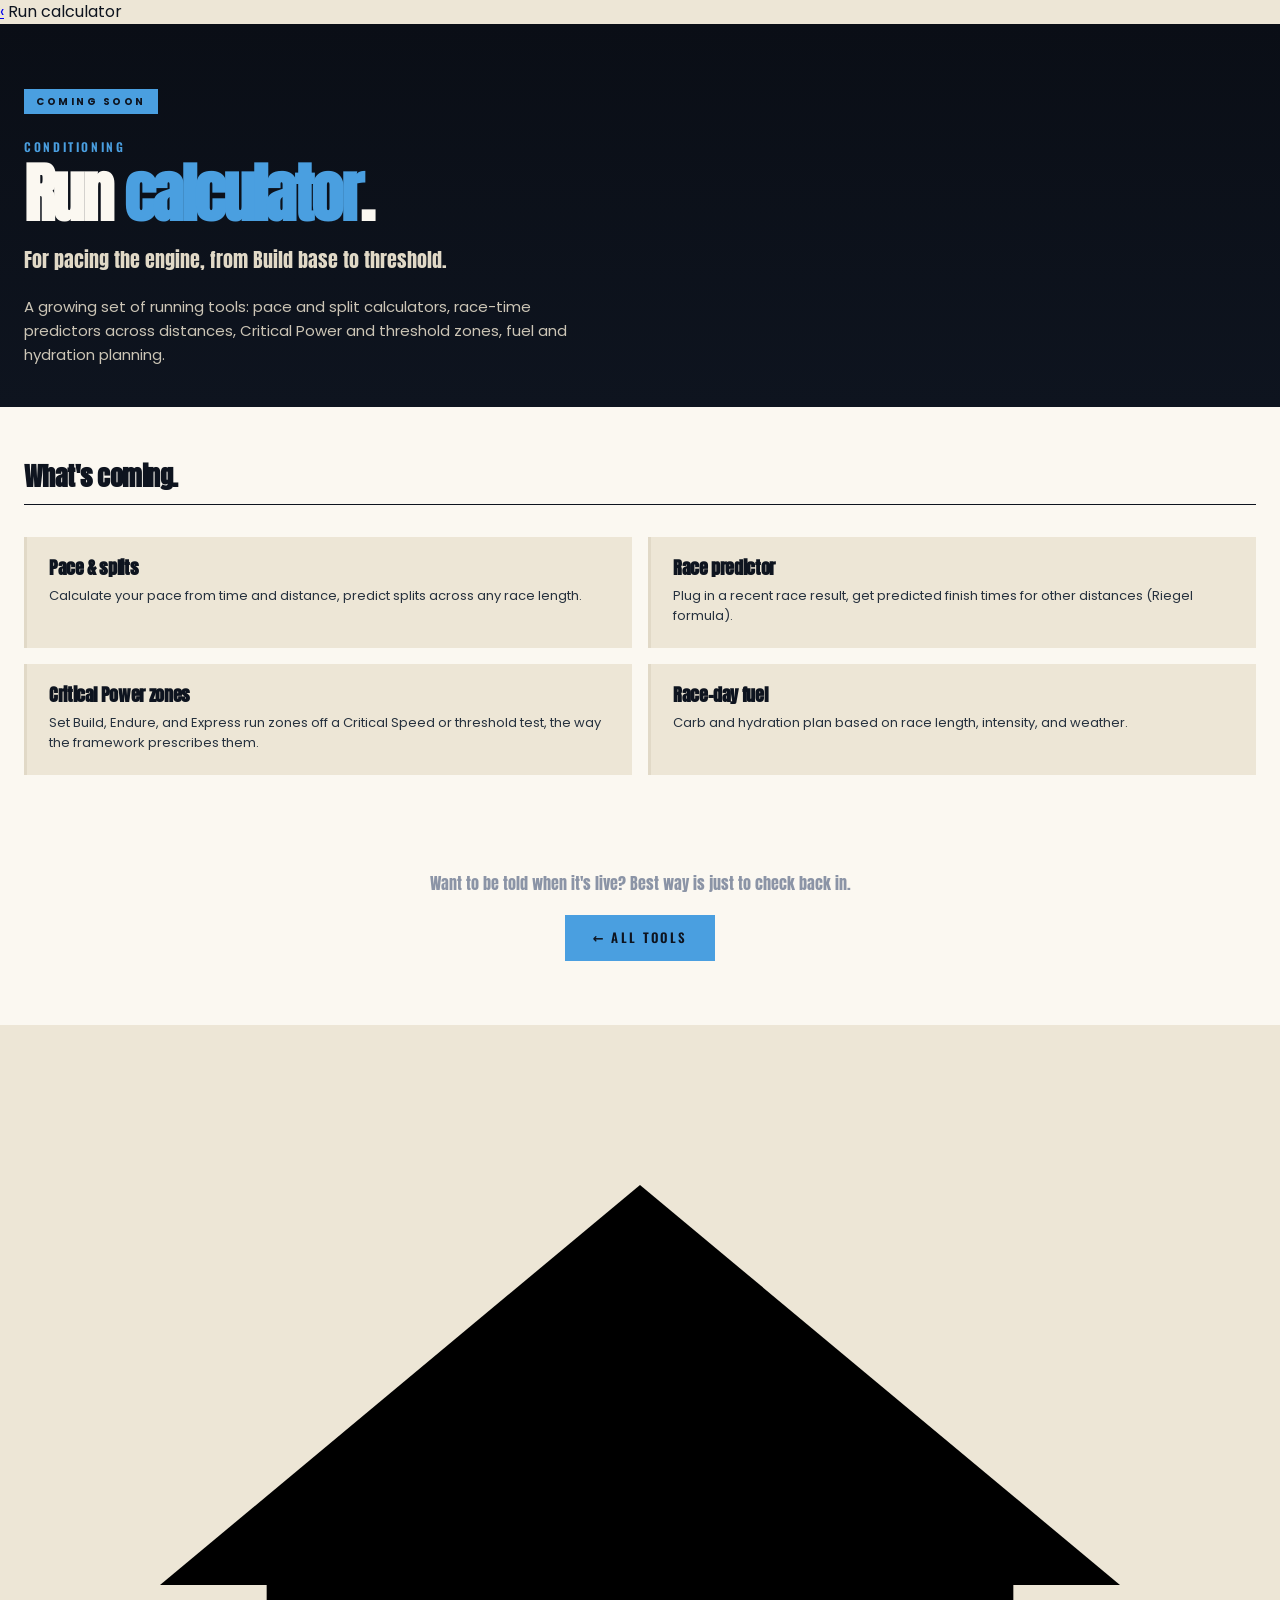
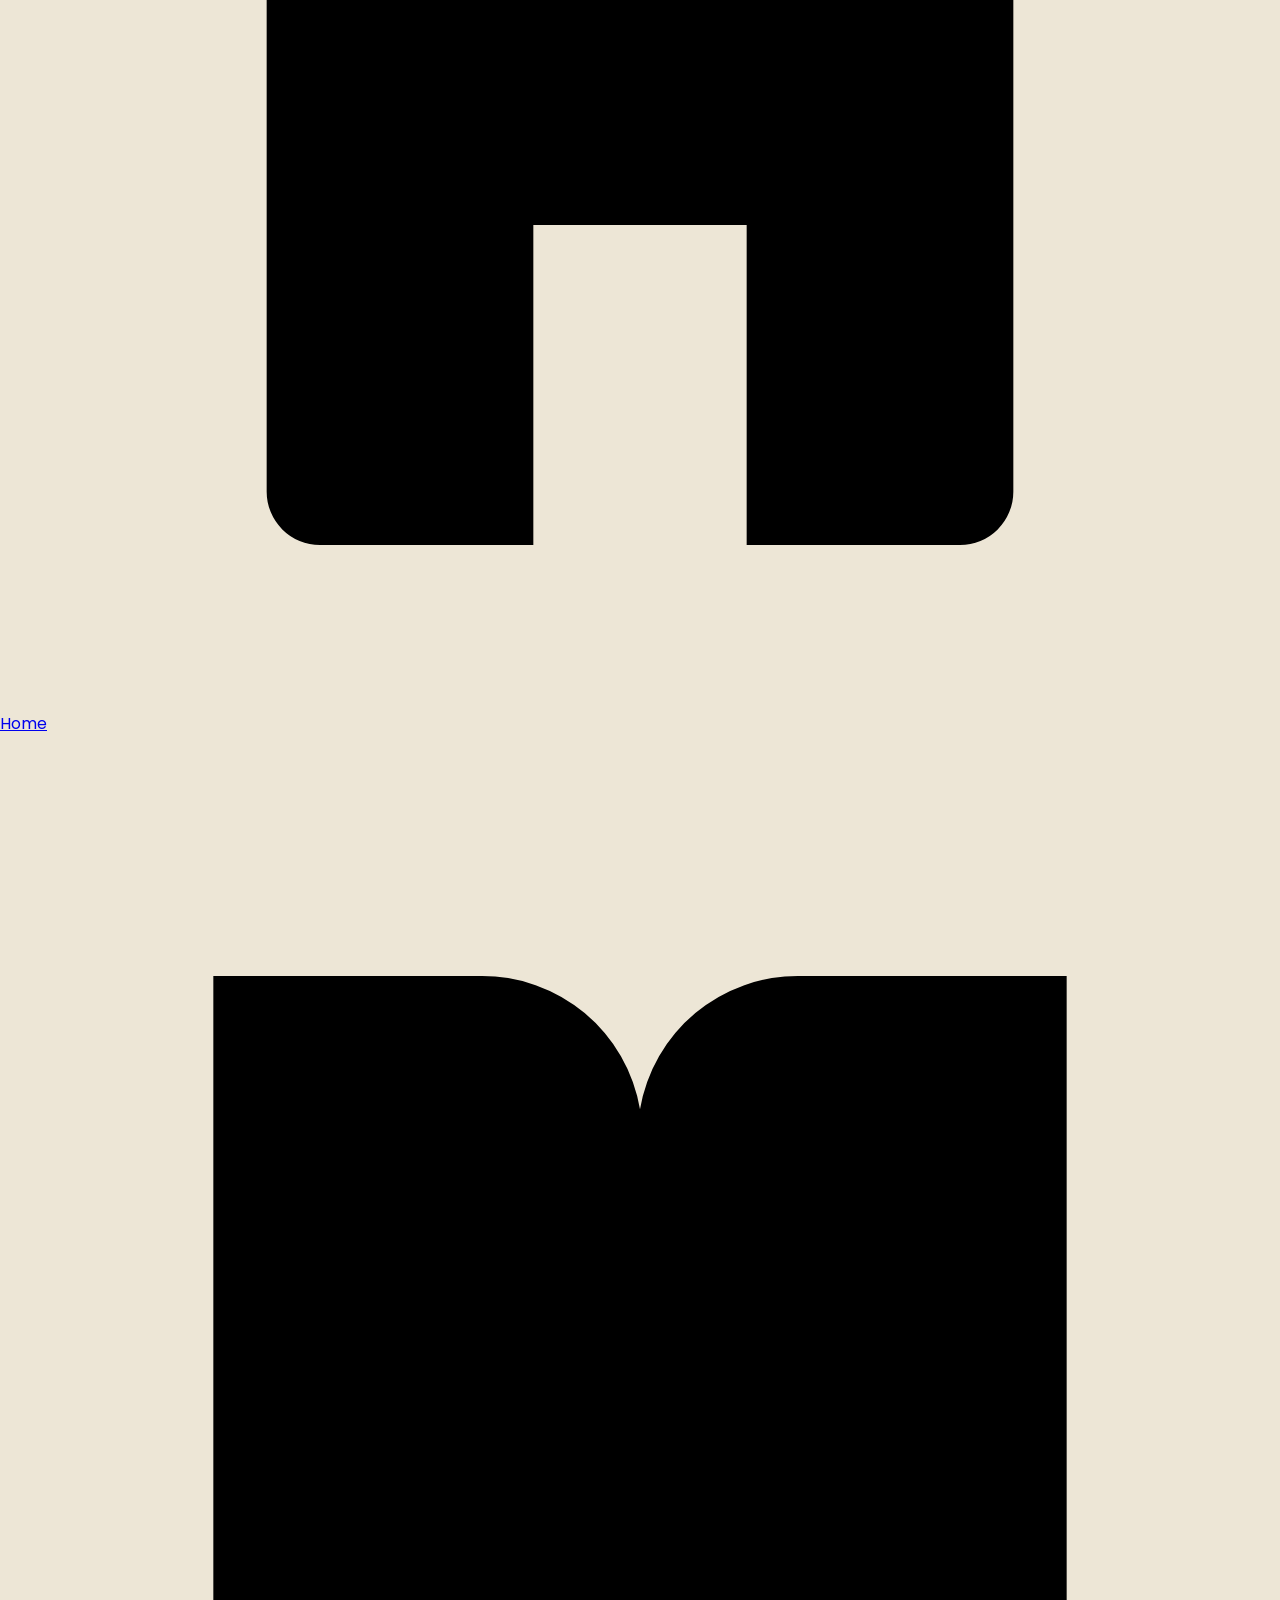
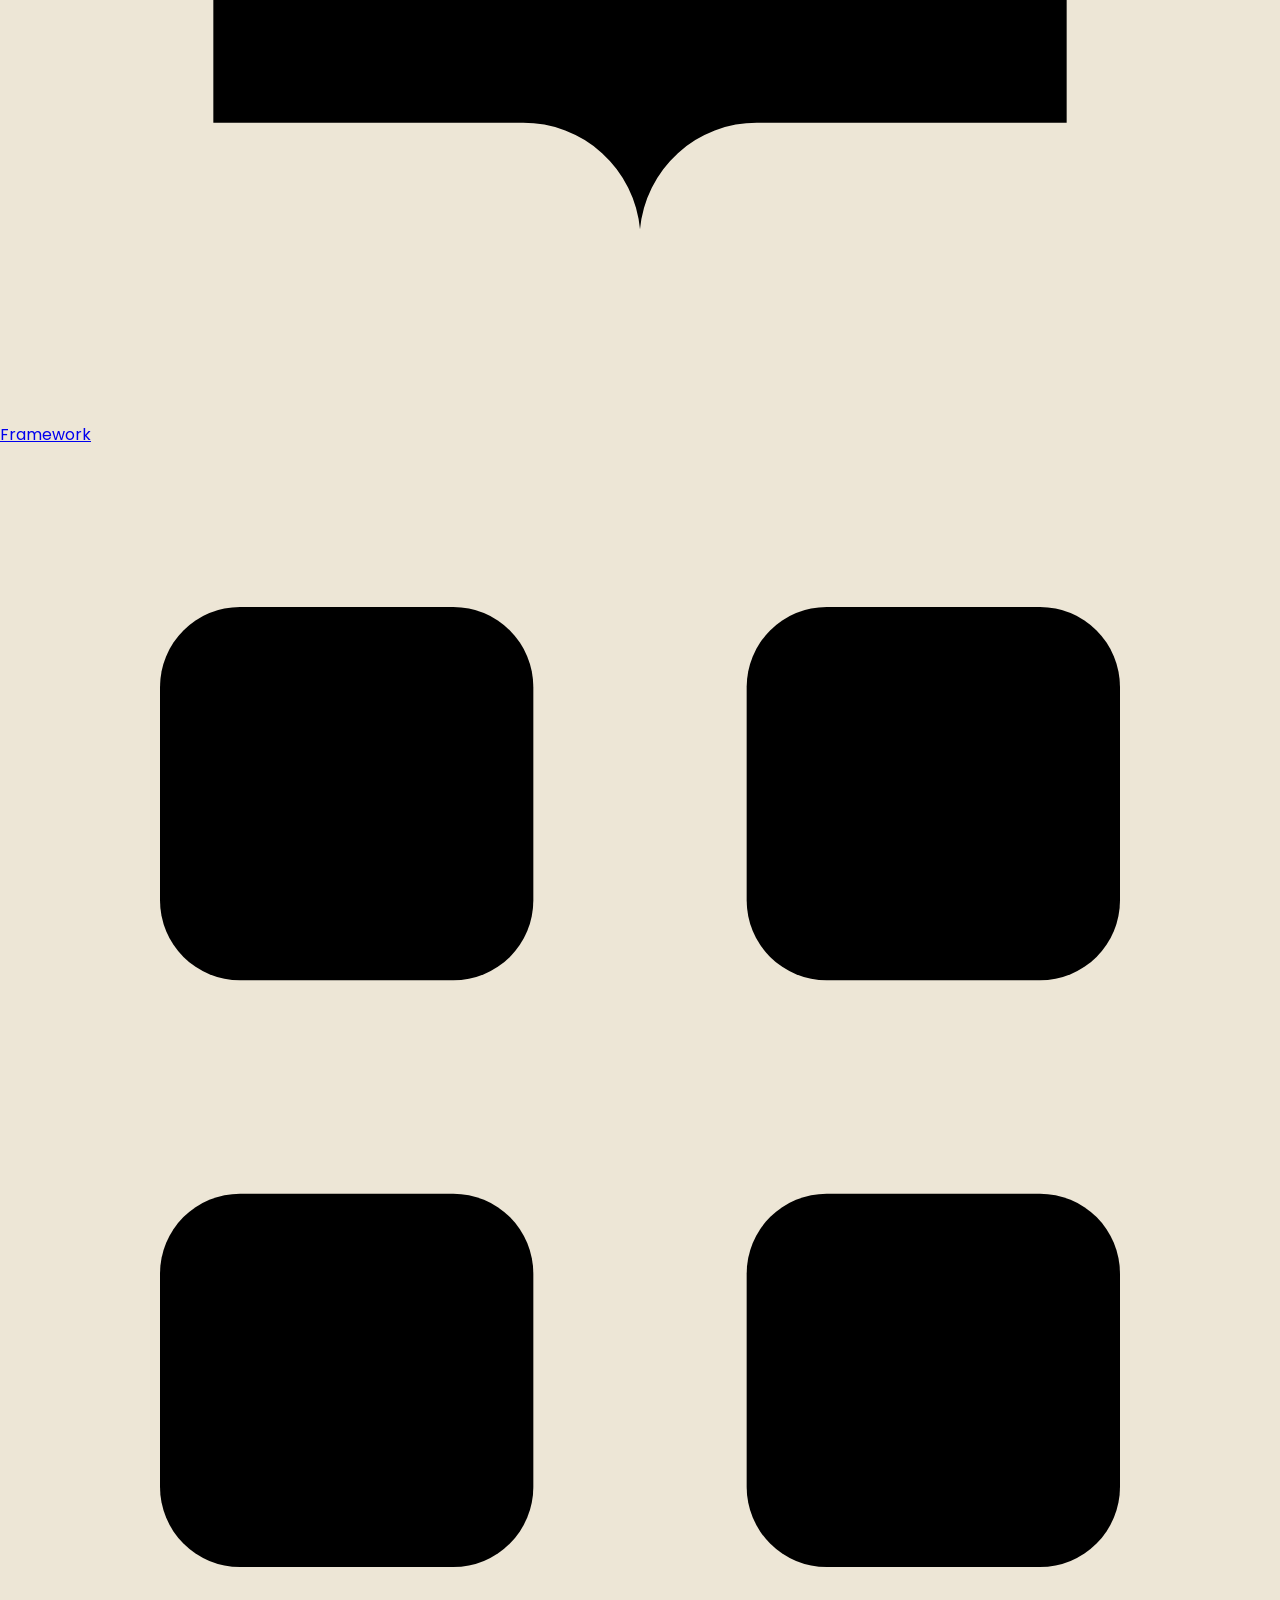
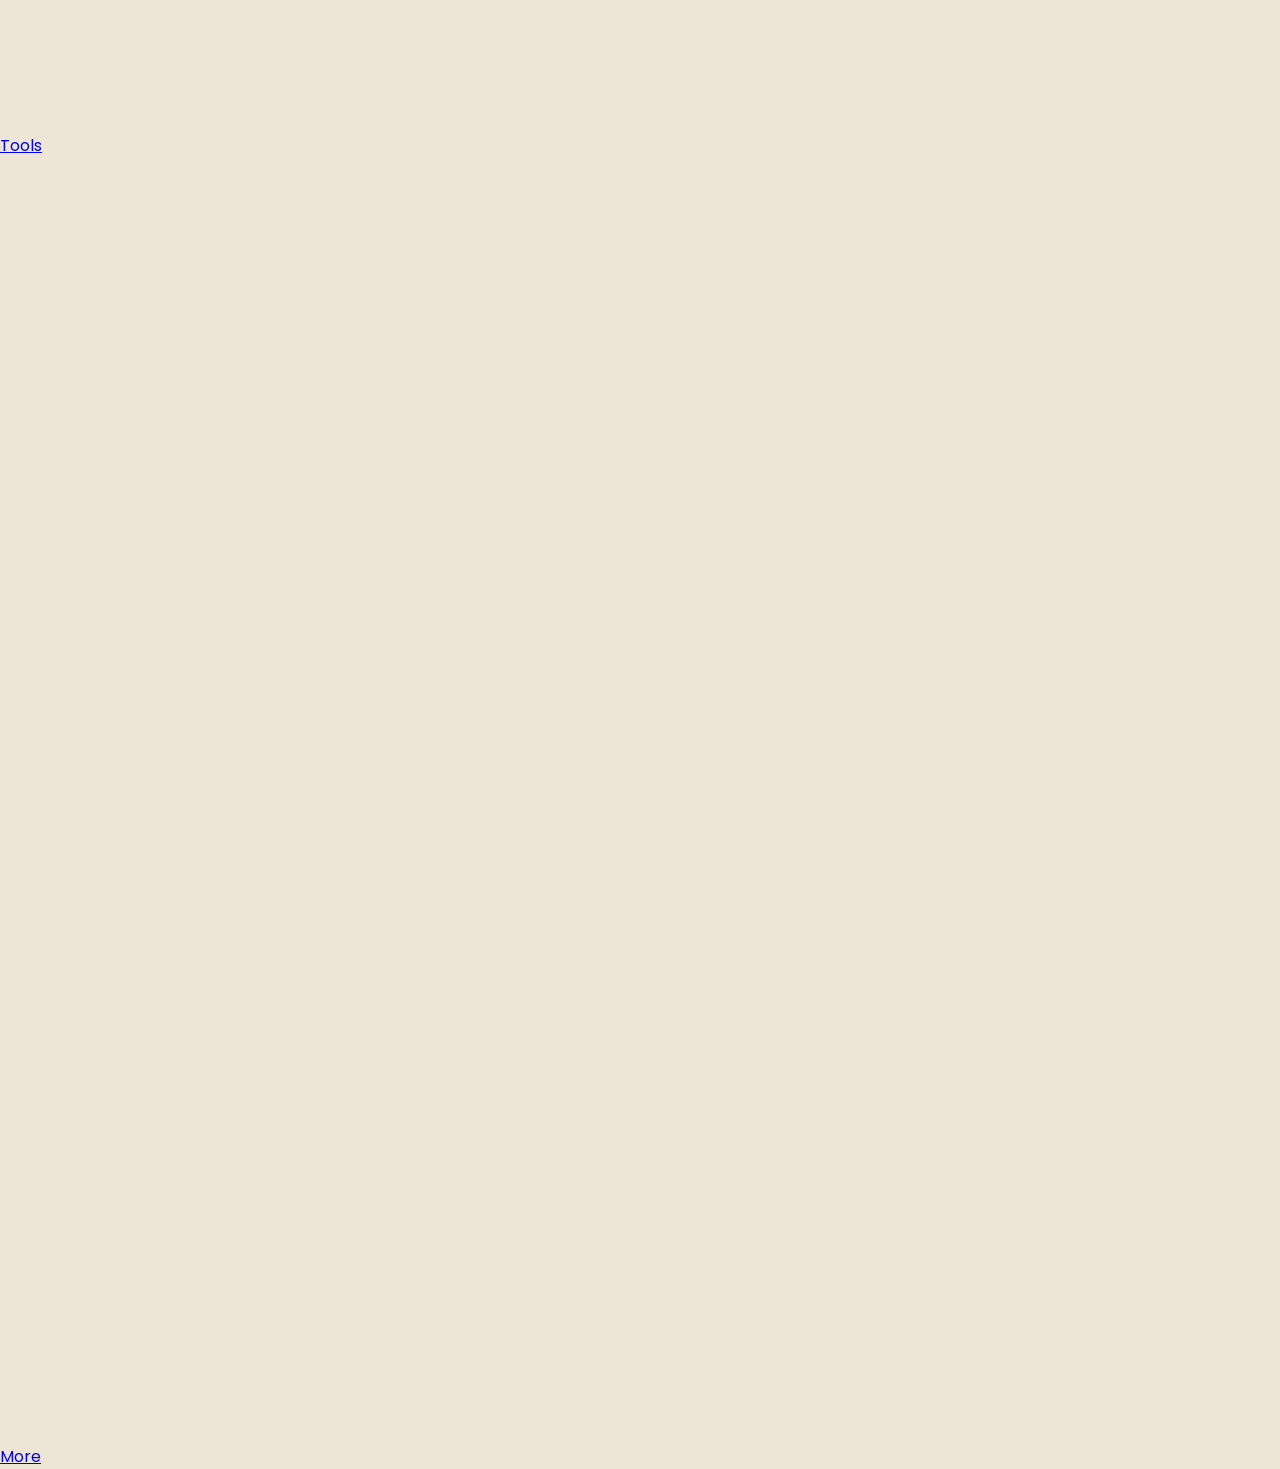
<file: tools/running/index.html>
<!DOCTYPE html>
<html lang="en">
<head>
<meta charset="UTF-8">
<meta name="viewport" content="width=device-width, initial-scale=1.0, viewport-fit=cover">
<meta name="theme-color" content="#15181e">
<link rel="manifest" href="/manifest.webmanifest">
<link rel="apple-touch-icon" href="/assets/icon-180.png">
<meta name="mobile-web-app-capable" content="yes">
<meta name="apple-mobile-web-app-capable" content="yes">
<meta name="apple-mobile-web-app-status-bar-style" content="black-translucent">
<meta name="apple-mobile-web-app-title" content="True Hybrid">
<title>Run calculator, True Hybrid</title>
<meta name="description" content="A growing set of running tools: pace and split calculators, race-time predictors across distances, Critical Power and threshold zones, fuel and hydration planning.">
<link rel="stylesheet" href="../../assets/styles.css">
<link rel="icon" type="image/svg+xml" href="data:image/svg+xml,%3Csvg xmlns='http://www.w3.org/2000/svg' viewBox='0 0 32 32'%3E%3Crect width='32' height='32' fill='%2315181e'/%3E%3Ctext x='16' y='23' text-anchor='middle' fill='%237cc4e8' font-family='Arial,sans-serif' font-size='20' font-weight='bold'%3EH%3C/text%3E%3C/svg%3E">
<style>
.cs-hero { padding: 64px 24px 40px; background: linear-gradient(180deg, var(--coal) 0%, var(--ink) 100%); color: var(--bone); }
.cs-hero .eyebrow { color: var(--brass); }
.cs-tag { display: inline-block; background: var(--brass); color: var(--ink); padding: 5px 12px; font-size: 10px; font-weight: 700; letter-spacing: 0.25em; text-transform: uppercase; margin-bottom: 24px; font-family: var(--body); }
.cs-hero h1 { color: var(--bone); font-family: var(--display); font-size: clamp(40px, 6vw, 64px); font-weight: 900; line-height: 0.95; letter-spacing: -0.04em; margin: 8px 0 20px; }
.cs-hero h1 em { font-style: normal; color: var(--brass); font-weight: 900; }
.cs-hero .tagline { font-family: var(--display); font-style: normal; font-size: 20px; color: var(--cream); margin-bottom: 20px; max-width: 560px; }
.cs-hero p { font-size: 15px; color: var(--cream); max-width: 560px; line-height: 1.6; opacity: 0.9; }
.cs-planned { padding: 56px 24px; background: var(--bone); }
.cs-planned-title { border-bottom: 1px solid var(--ink); padding-bottom: 14px; margin-bottom: 32px; }
.cs-planned-title h2 { font-family: var(--display); font-size: 26px; font-style: normal; }
.cs-planned-list { display: grid; grid-template-columns: 1fr 1fr; gap: 16px; }
.cs-planned-item { background: var(--paper); padding: 22px; border-left: 3px solid var(--cream); }
.cs-planned-item h3 { font-family: var(--display); font-size: 18px; font-weight: 700; margin-bottom: 8px; }
.cs-planned-item p { font-size: 13px; color: var(--char); line-height: 1.55; }
.cs-back { padding: 40px 24px 64px; background: var(--bone); text-align: center; }
.cs-back p { font-family: var(--display); font-style: normal; color: var(--smoke); margin-bottom: 20px; }
@media (max-width: 720px) {
  .cs-hero { padding: 40px 18px 28px; }
  .cs-hero h1 { font-size: 32px; }
  .cs-hero .tagline { font-size: 16px; }
  .cs-planned { padding: 36px 18px; }
  .cs-planned-list { grid-template-columns: 1fr; }
}
</style>
</head>
<body class="app-mode">
<div class="app">

  <header class="app-header">
    <a href="/tools/" class="h-back" aria-label="Back">‹</a>
    <span class="h-title">Run calculator</span>
  </header>

  <main class="app-main">

  <section class="cs-hero">
    <span class="cs-tag">Coming soon</span>
    <div class="eyebrow">Conditioning</div>
    <h1>Run <em>calculator</em>.</h1>
    <div class="tagline">For pacing the engine, from Build base to threshold.</div>
    <p>A growing set of running tools: pace and split calculators, race-time predictors across distances, Critical Power and threshold zones, fuel and hydration planning.</p>
  </section>

  <section class="cs-planned">
    <div class="cs-planned-title">
      <h2>What's coming.</h2>
    </div>
    <div class="cs-planned-list">
      <div class="cs-planned-item">
        <h3>Pace &amp; splits</h3>
        <p>Calculate your pace from time and distance, predict splits across any race length.</p>
      </div>
      <div class="cs-planned-item">
        <h3>Race predictor</h3>
        <p>Plug in a recent race result, get predicted finish times for other distances (Riegel formula).</p>
      </div>
      <div class="cs-planned-item">
        <h3>Critical Power zones</h3>
        <p>Set Build, Endure, and Express run zones off a Critical Speed or threshold test, the way the framework prescribes them.</p>
      </div>
      <div class="cs-planned-item">
        <h3>Race-day fuel</h3>
        <p>Carb and hydration plan based on race length, intensity, and weather.</p>
      </div>
    </div>
  </section>

  <section class="cs-back">
    <p>Want to be told when it's live? Best way is just to check back in.</p>
    <a href="../../" class="btn">&larr; All tools</a>
  </section>

  </main>

  <nav class="app-tabbar">
    <a class="app-tab" href="/" aria-label="Home"><svg viewBox="0 0 24 24"><path d="M3 10.5 12 3l9 7.5"/><path d="M5 9.5V20a1 1 0 0 0 1 1h4v-6h4v6h4a1 1 0 0 0 1-1V9.5"/></svg><span>Home</span></a>
    <a class="app-tab" href="/framework/" aria-label="Framework"><svg viewBox="0 0 24 24"><path d="M12 6.5v14"/><path d="M4 4.5h5A3 3 0 0 1 12 7v13.5a2.2 2.2 0 0 0-2.2-2H4z"/><path d="M20 4.5h-5A3 3 0 0 0 12 7v13.5a2.2 2.2 0 0 1 2.2-2H20z"/></svg><span>Framework</span></a>
    <a class="app-tab active" href="/tools/" aria-label="Tools"><svg viewBox="0 0 24 24"><rect x="3" y="3" width="7" height="7" rx="1.5"/><rect x="14" y="3" width="7" height="7" rx="1.5"/><rect x="3" y="14" width="7" height="7" rx="1.5"/><rect x="14" y="14" width="7" height="7" rx="1.5"/></svg><span>Tools</span></a>
    <a class="app-tab" href="/more/" aria-label="More"><svg viewBox="0 0 24 24"><path d="M4 7h16"/><path d="M4 12h16"/><path d="M4 17h16"/></svg><span>More</span></a>
  </nav>

</div>
<script>var _y=document.getElementById('year'); if(_y) _y.textContent=new Date().getFullYear();</script>
<script>if("serviceWorker" in navigator){window.addEventListener("load",function(){navigator.serviceWorker.register("/sw.js").catch(function(){});});}</script>
</body>
</html>
</file>
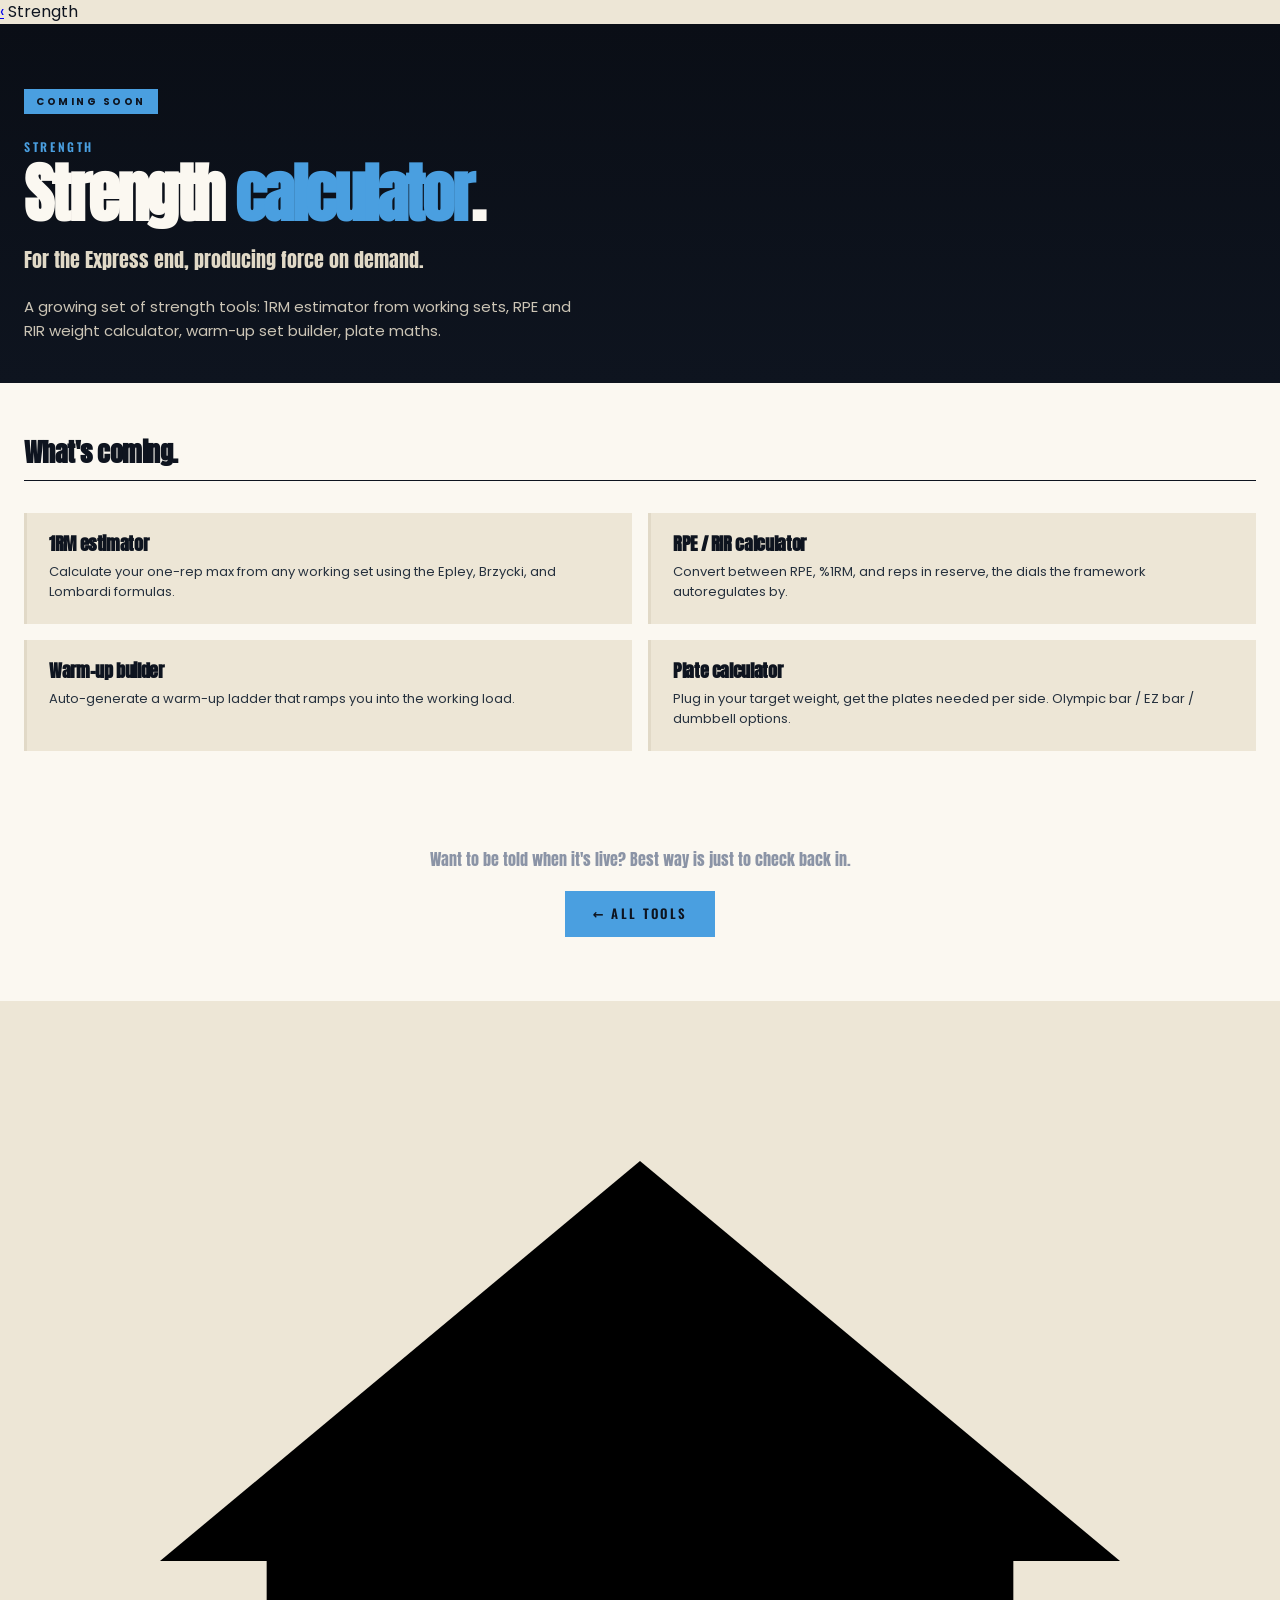
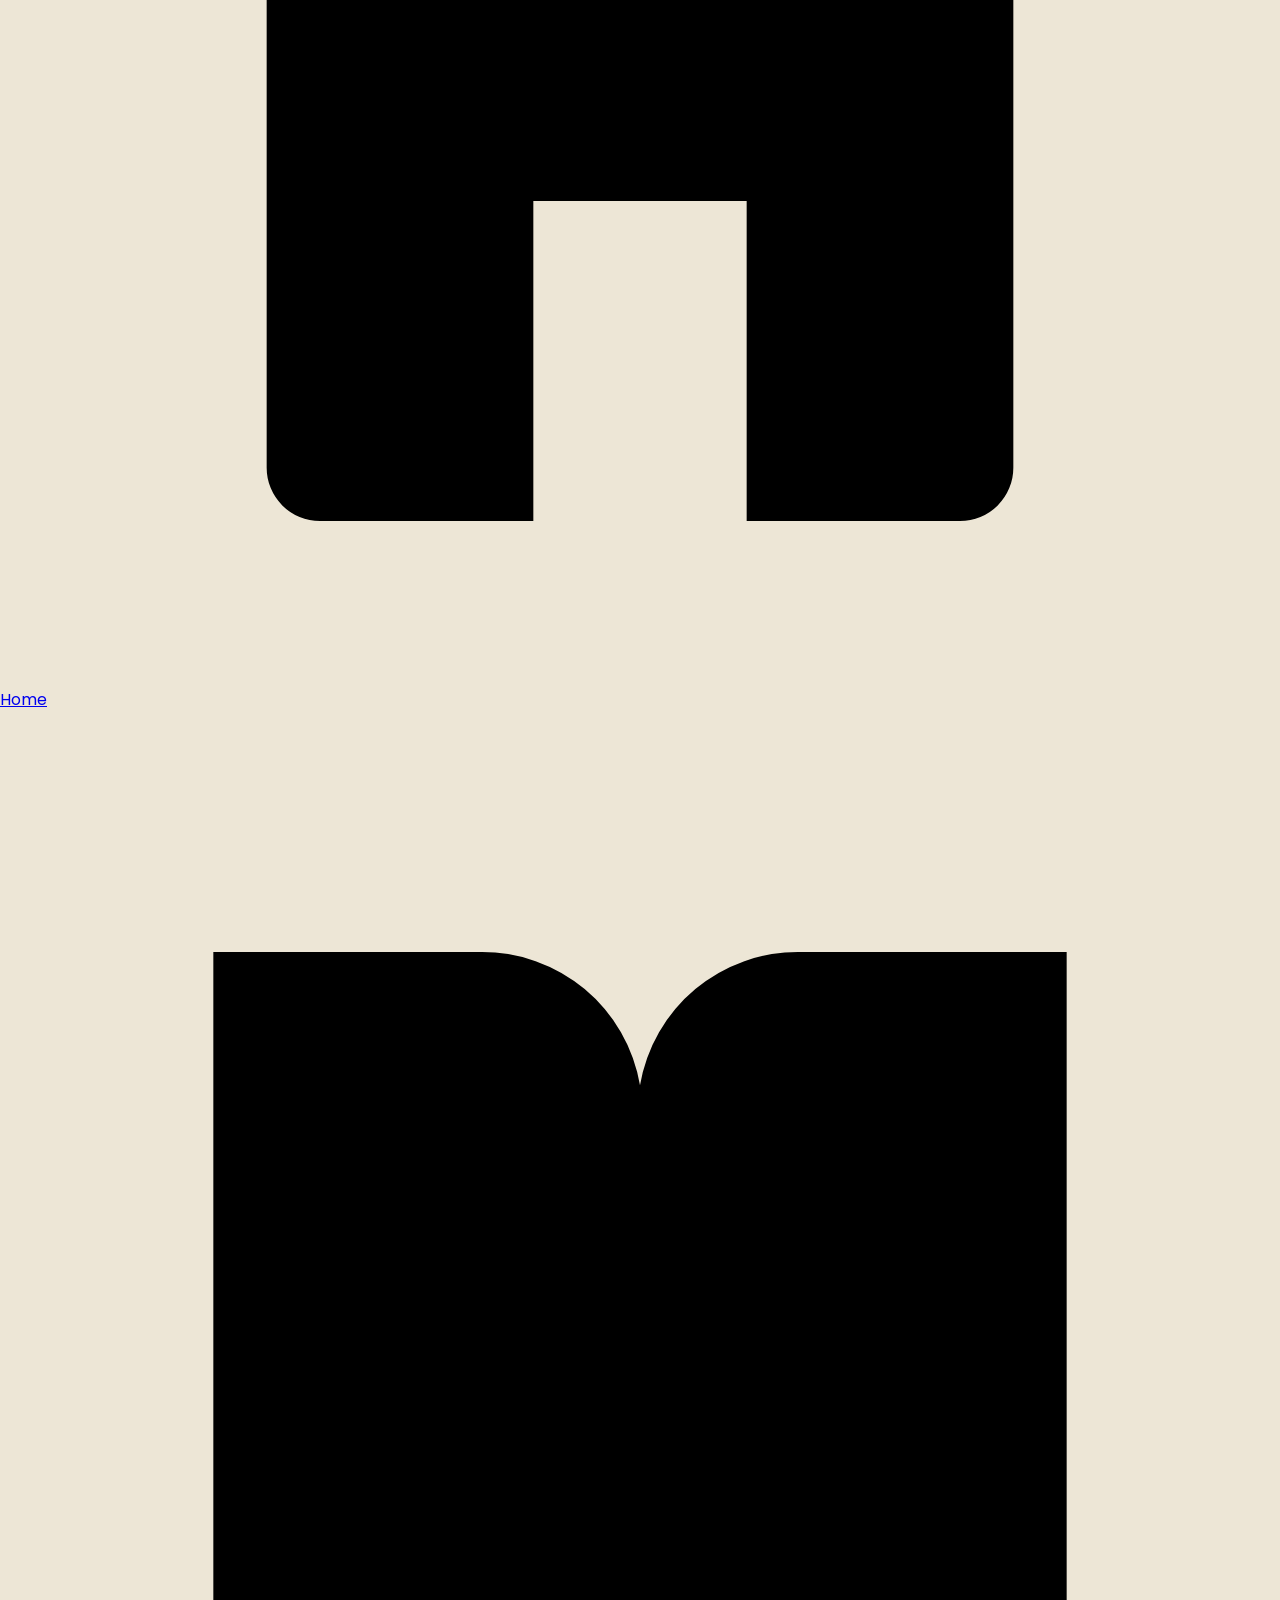
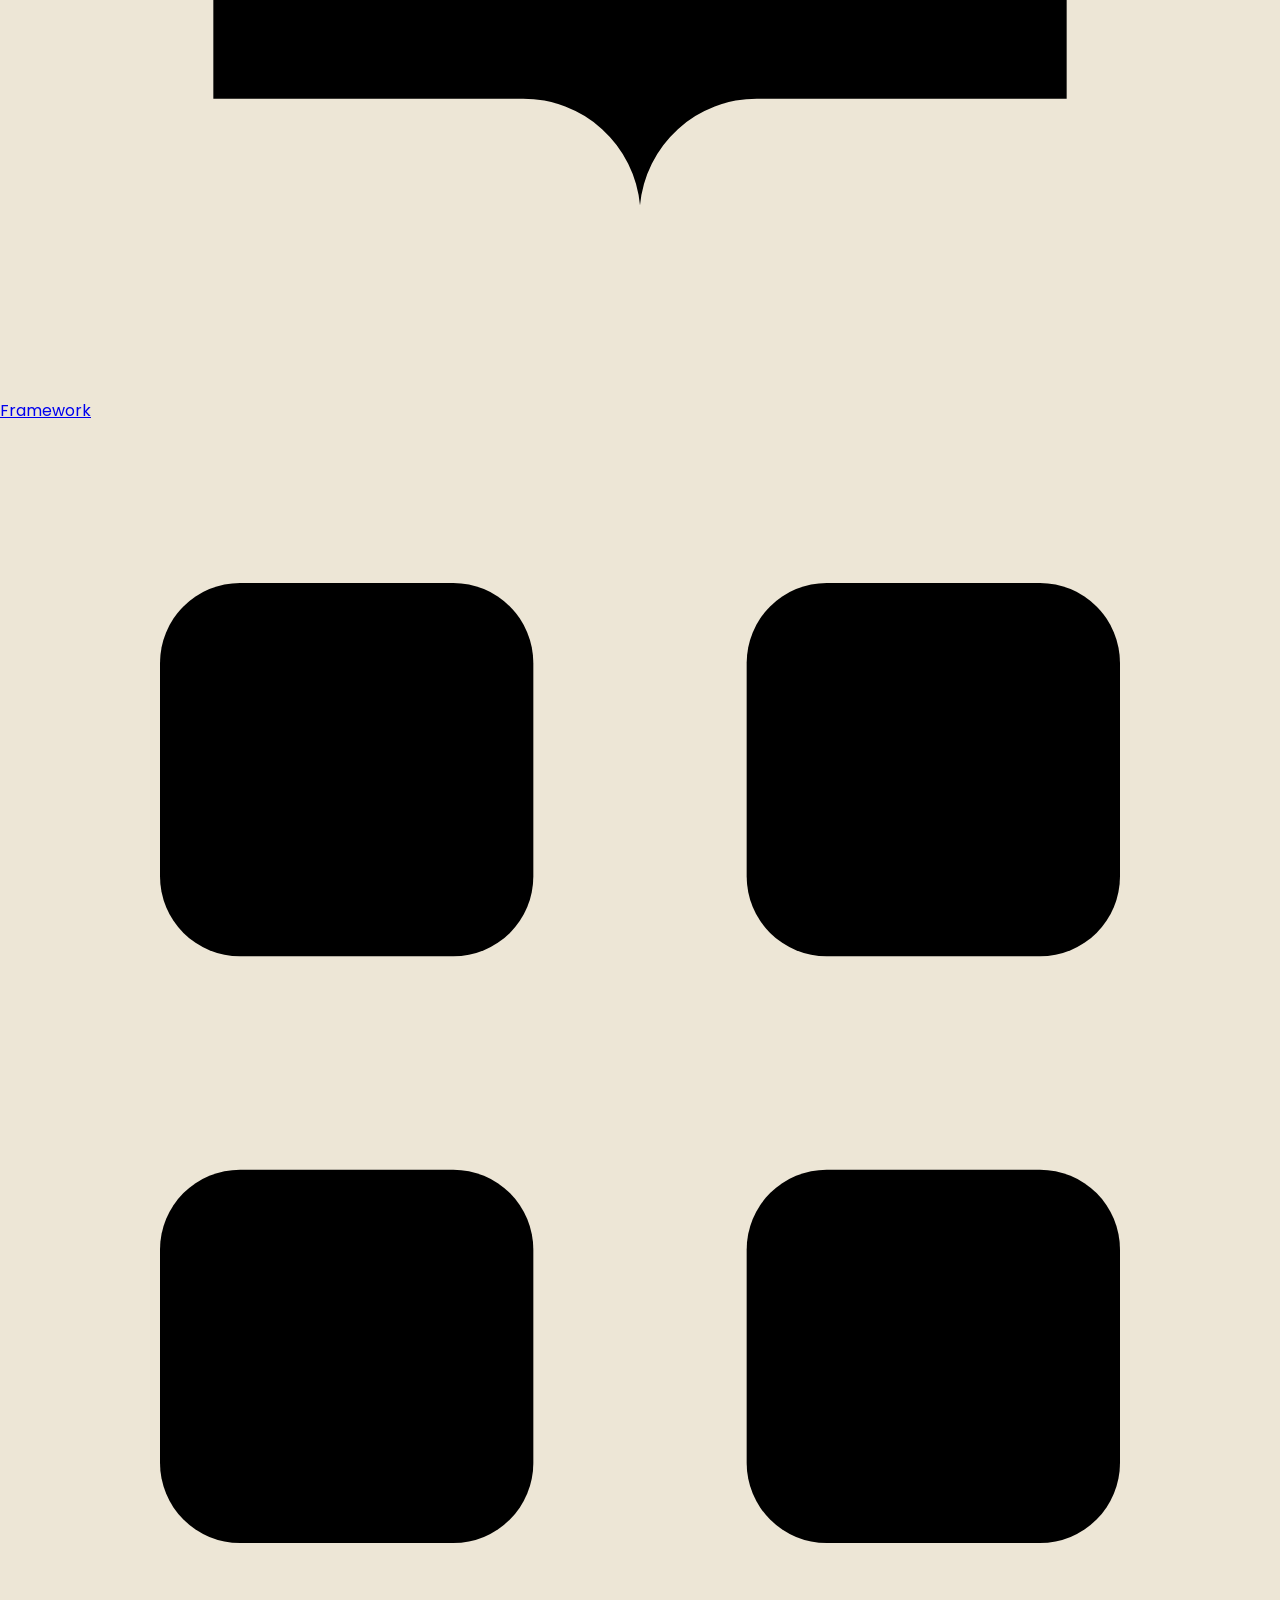
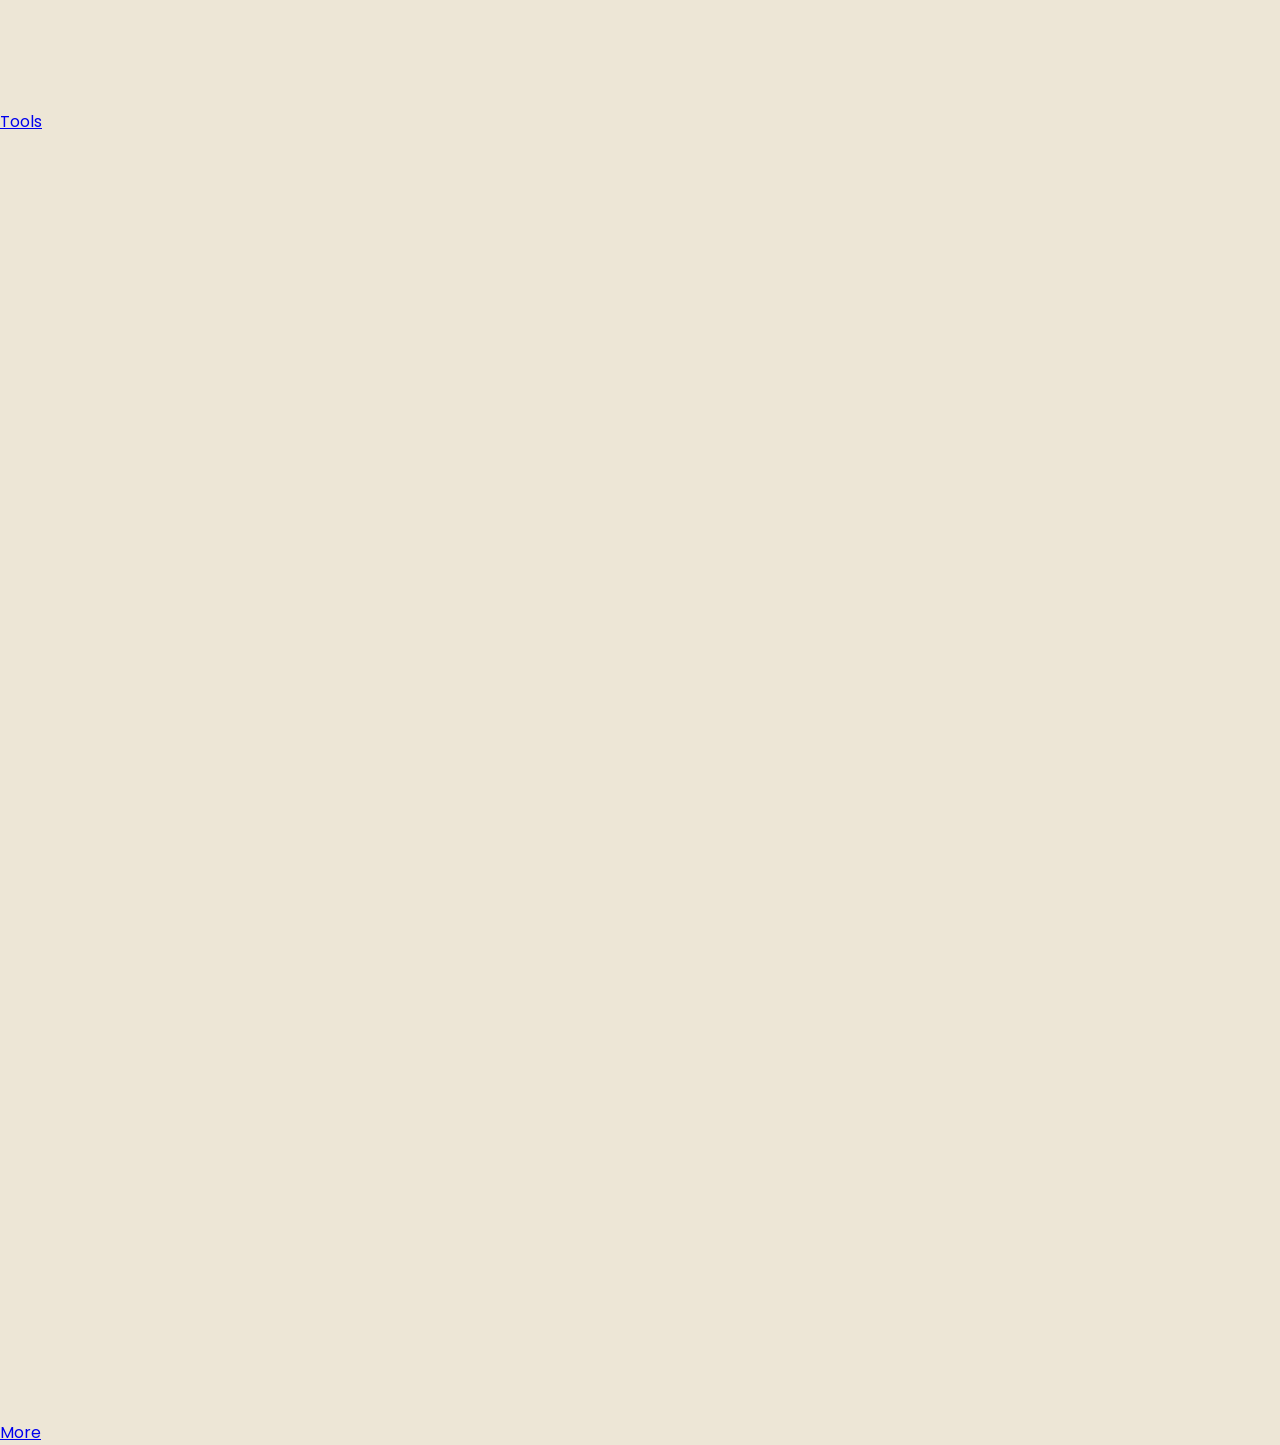
<file: tools/strength/index.html>
<!DOCTYPE html>
<html lang="en">
<head>
<meta charset="UTF-8">
<meta name="viewport" content="width=device-width, initial-scale=1.0, viewport-fit=cover">
<meta name="theme-color" content="#15181e">
<link rel="manifest" href="/manifest.webmanifest">
<link rel="apple-touch-icon" href="/assets/icon-180.png">
<meta name="mobile-web-app-capable" content="yes">
<meta name="apple-mobile-web-app-capable" content="yes">
<meta name="apple-mobile-web-app-status-bar-style" content="black-translucent">
<meta name="apple-mobile-web-app-title" content="True Hybrid">
<title>Strength calculator, True Hybrid</title>
<meta name="description" content="A growing set of strength tools: 1RM estimator from working sets, RPE and RIR weight calculator, warm-up set builder, plate maths.">
<link rel="stylesheet" href="../../assets/styles.css">
<link rel="icon" type="image/svg+xml" href="data:image/svg+xml,%3Csvg xmlns='http://www.w3.org/2000/svg' viewBox='0 0 32 32'%3E%3Crect width='32' height='32' fill='%2315181e'/%3E%3Ctext x='16' y='23' text-anchor='middle' fill='%237cc4e8' font-family='Arial,sans-serif' font-size='20' font-weight='bold'%3EH%3C/text%3E%3C/svg%3E">
<style>
.cs-hero { padding: 64px 24px 40px; background: linear-gradient(180deg, var(--coal) 0%, var(--ink) 100%); color: var(--bone); }
.cs-hero .eyebrow { color: var(--brass); }
.cs-tag { display: inline-block; background: var(--brass); color: var(--ink); padding: 5px 12px; font-size: 10px; font-weight: 700; letter-spacing: 0.25em; text-transform: uppercase; margin-bottom: 24px; font-family: var(--body); }
.cs-hero h1 { color: var(--bone); font-family: var(--display); font-size: clamp(40px, 6vw, 64px); font-weight: 900; line-height: 0.95; letter-spacing: -0.04em; margin: 8px 0 20px; }
.cs-hero h1 em { font-style: normal; color: var(--brass); font-weight: 900; }
.cs-hero .tagline { font-family: var(--display); font-style: normal; font-size: 20px; color: var(--cream); margin-bottom: 20px; max-width: 560px; }
.cs-hero p { font-size: 15px; color: var(--cream); max-width: 560px; line-height: 1.6; opacity: 0.9; }
.cs-planned { padding: 56px 24px; background: var(--bone); }
.cs-planned-title { border-bottom: 1px solid var(--ink); padding-bottom: 14px; margin-bottom: 32px; }
.cs-planned-title h2 { font-family: var(--display); font-size: 26px; font-style: normal; }
.cs-planned-list { display: grid; grid-template-columns: 1fr 1fr; gap: 16px; }
.cs-planned-item { background: var(--paper); padding: 22px; border-left: 3px solid var(--cream); }
.cs-planned-item h3 { font-family: var(--display); font-size: 18px; font-weight: 700; margin-bottom: 8px; }
.cs-planned-item p { font-size: 13px; color: var(--char); line-height: 1.55; }
.cs-back { padding: 40px 24px 64px; background: var(--bone); text-align: center; }
.cs-back p { font-family: var(--display); font-style: normal; color: var(--smoke); margin-bottom: 20px; }
@media (max-width: 720px) {
  .cs-hero { padding: 40px 18px 28px; }
  .cs-hero h1 { font-size: 32px; }
  .cs-hero .tagline { font-size: 16px; }
  .cs-planned { padding: 36px 18px; }
  .cs-planned-list { grid-template-columns: 1fr; }
}
</style>
</head>
<body class="app-mode">
<div class="app">

  <header class="app-header">
    <a href="/tools/" class="h-back" aria-label="Back">‹</a>
    <span class="h-title">Strength</span>
  </header>

  <main class="app-main">

  <section class="cs-hero">
    <span class="cs-tag">Coming soon</span>
    <div class="eyebrow">Strength</div>
    <h1>Strength <em>calculator</em>.</h1>
    <div class="tagline">For the Express end, producing force on demand.</div>
    <p>A growing set of strength tools: 1RM estimator from working sets, RPE and RIR weight calculator, warm-up set builder, plate maths.</p>
  </section>

  <section class="cs-planned">
    <div class="cs-planned-title">
      <h2>What's coming.</h2>
    </div>
    <div class="cs-planned-list">
      <div class="cs-planned-item">
        <h3>1RM estimator</h3>
        <p>Calculate your one-rep max from any working set using the Epley, Brzycki, and Lombardi formulas.</p>
      </div>
      <div class="cs-planned-item">
        <h3>RPE / RIR calculator</h3>
        <p>Convert between RPE, %1RM, and reps in reserve, the dials the framework autoregulates by.</p>
      </div>
      <div class="cs-planned-item">
        <h3>Warm-up builder</h3>
        <p>Auto-generate a warm-up ladder that ramps you into the working load.</p>
      </div>
      <div class="cs-planned-item">
        <h3>Plate calculator</h3>
        <p>Plug in your target weight, get the plates needed per side. Olympic bar / EZ bar / dumbbell options.</p>
      </div>
    </div>
  </section>

  <section class="cs-back">
    <p>Want to be told when it's live? Best way is just to check back in.</p>
    <a href="../../" class="btn">&larr; All tools</a>
  </section>

  </main>

  <nav class="app-tabbar">
    <a class="app-tab" href="/" aria-label="Home"><svg viewBox="0 0 24 24"><path d="M3 10.5 12 3l9 7.5"/><path d="M5 9.5V20a1 1 0 0 0 1 1h4v-6h4v6h4a1 1 0 0 0 1-1V9.5"/></svg><span>Home</span></a>
    <a class="app-tab" href="/framework/" aria-label="Framework"><svg viewBox="0 0 24 24"><path d="M12 6.5v14"/><path d="M4 4.5h5A3 3 0 0 1 12 7v13.5a2.2 2.2 0 0 0-2.2-2H4z"/><path d="M20 4.5h-5A3 3 0 0 0 12 7v13.5a2.2 2.2 0 0 1 2.2-2H20z"/></svg><span>Framework</span></a>
    <a class="app-tab active" href="/tools/" aria-label="Tools"><svg viewBox="0 0 24 24"><rect x="3" y="3" width="7" height="7" rx="1.5"/><rect x="14" y="3" width="7" height="7" rx="1.5"/><rect x="3" y="14" width="7" height="7" rx="1.5"/><rect x="14" y="14" width="7" height="7" rx="1.5"/></svg><span>Tools</span></a>
    <a class="app-tab" href="/more/" aria-label="More"><svg viewBox="0 0 24 24"><path d="M4 7h16"/><path d="M4 12h16"/><path d="M4 17h16"/></svg><span>More</span></a>
  </nav>

</div>
<script>var _y=document.getElementById('year'); if(_y) _y.textContent=new Date().getFullYear();</script>
<script>if("serviceWorker" in navigator){window.addEventListener("load",function(){navigator.serviceWorker.register("/sw.js").catch(function(){});});}</script>
</body>
</html>
</file>
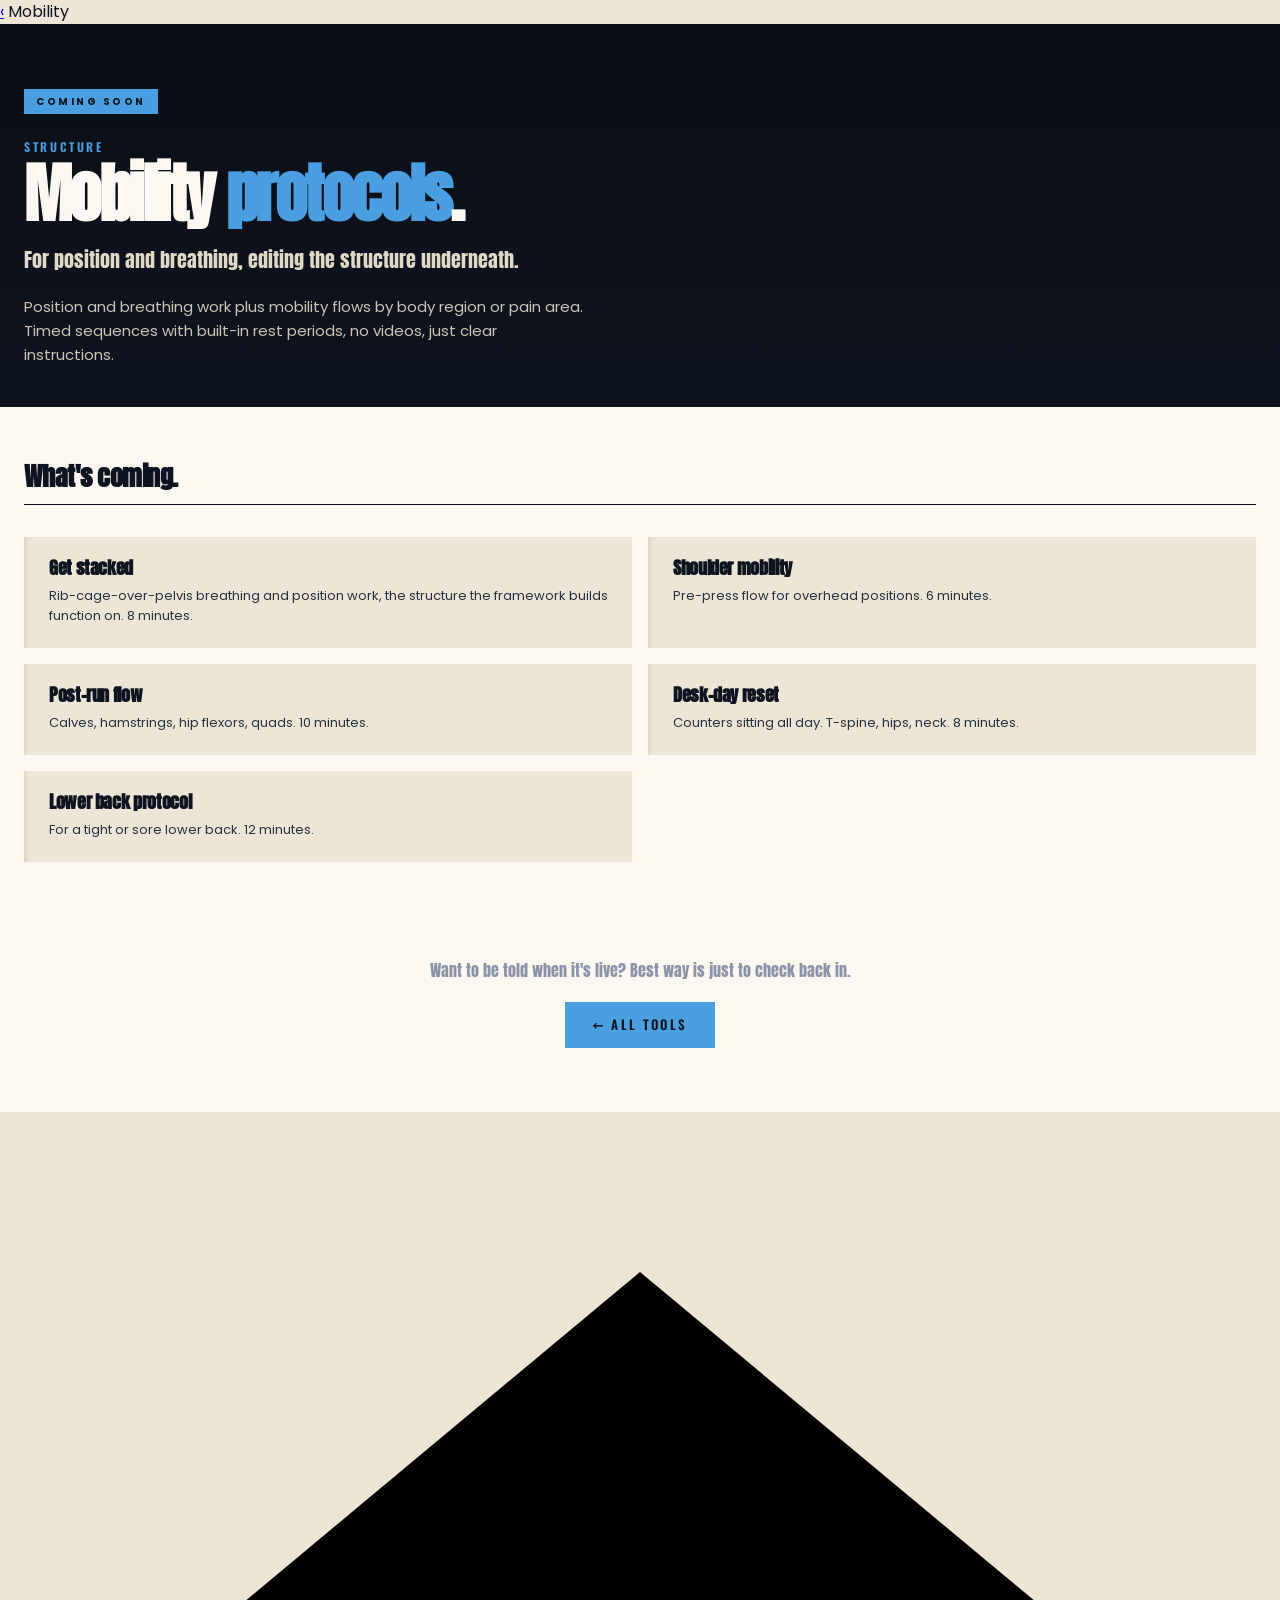
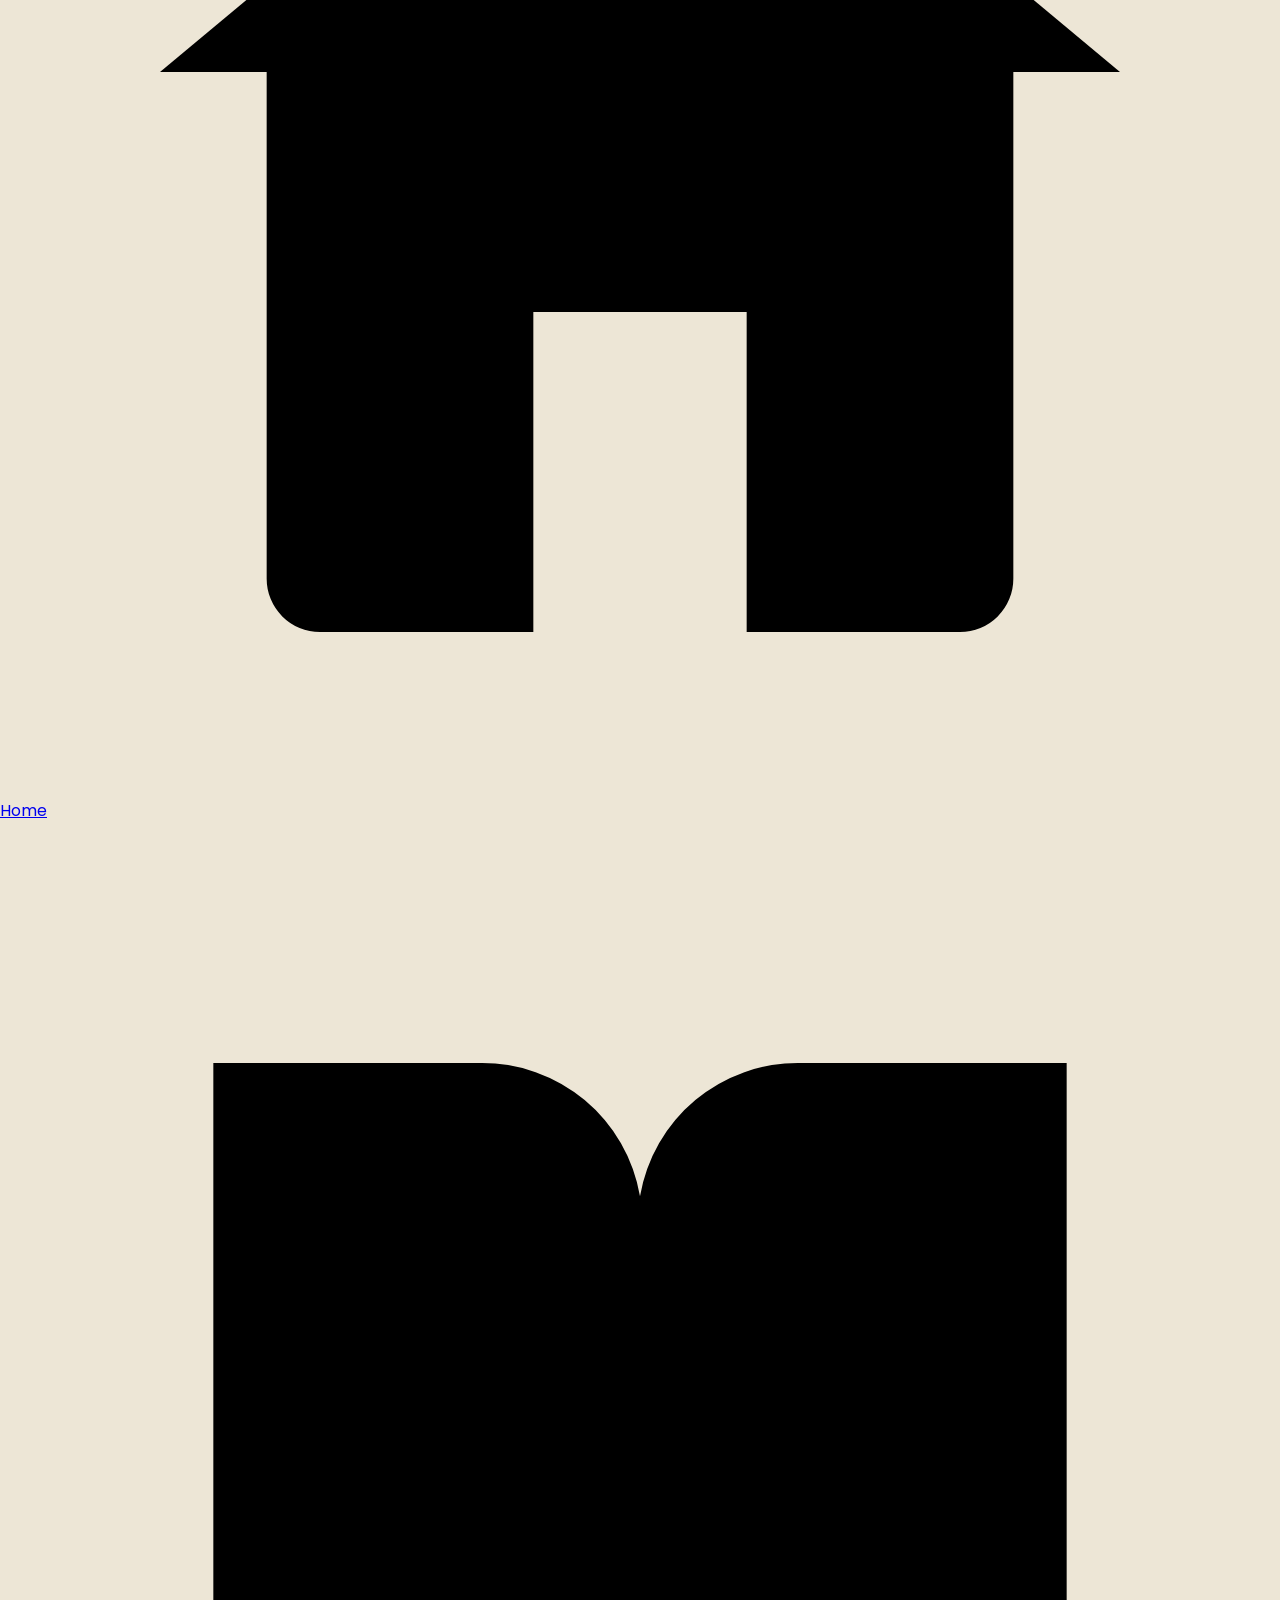
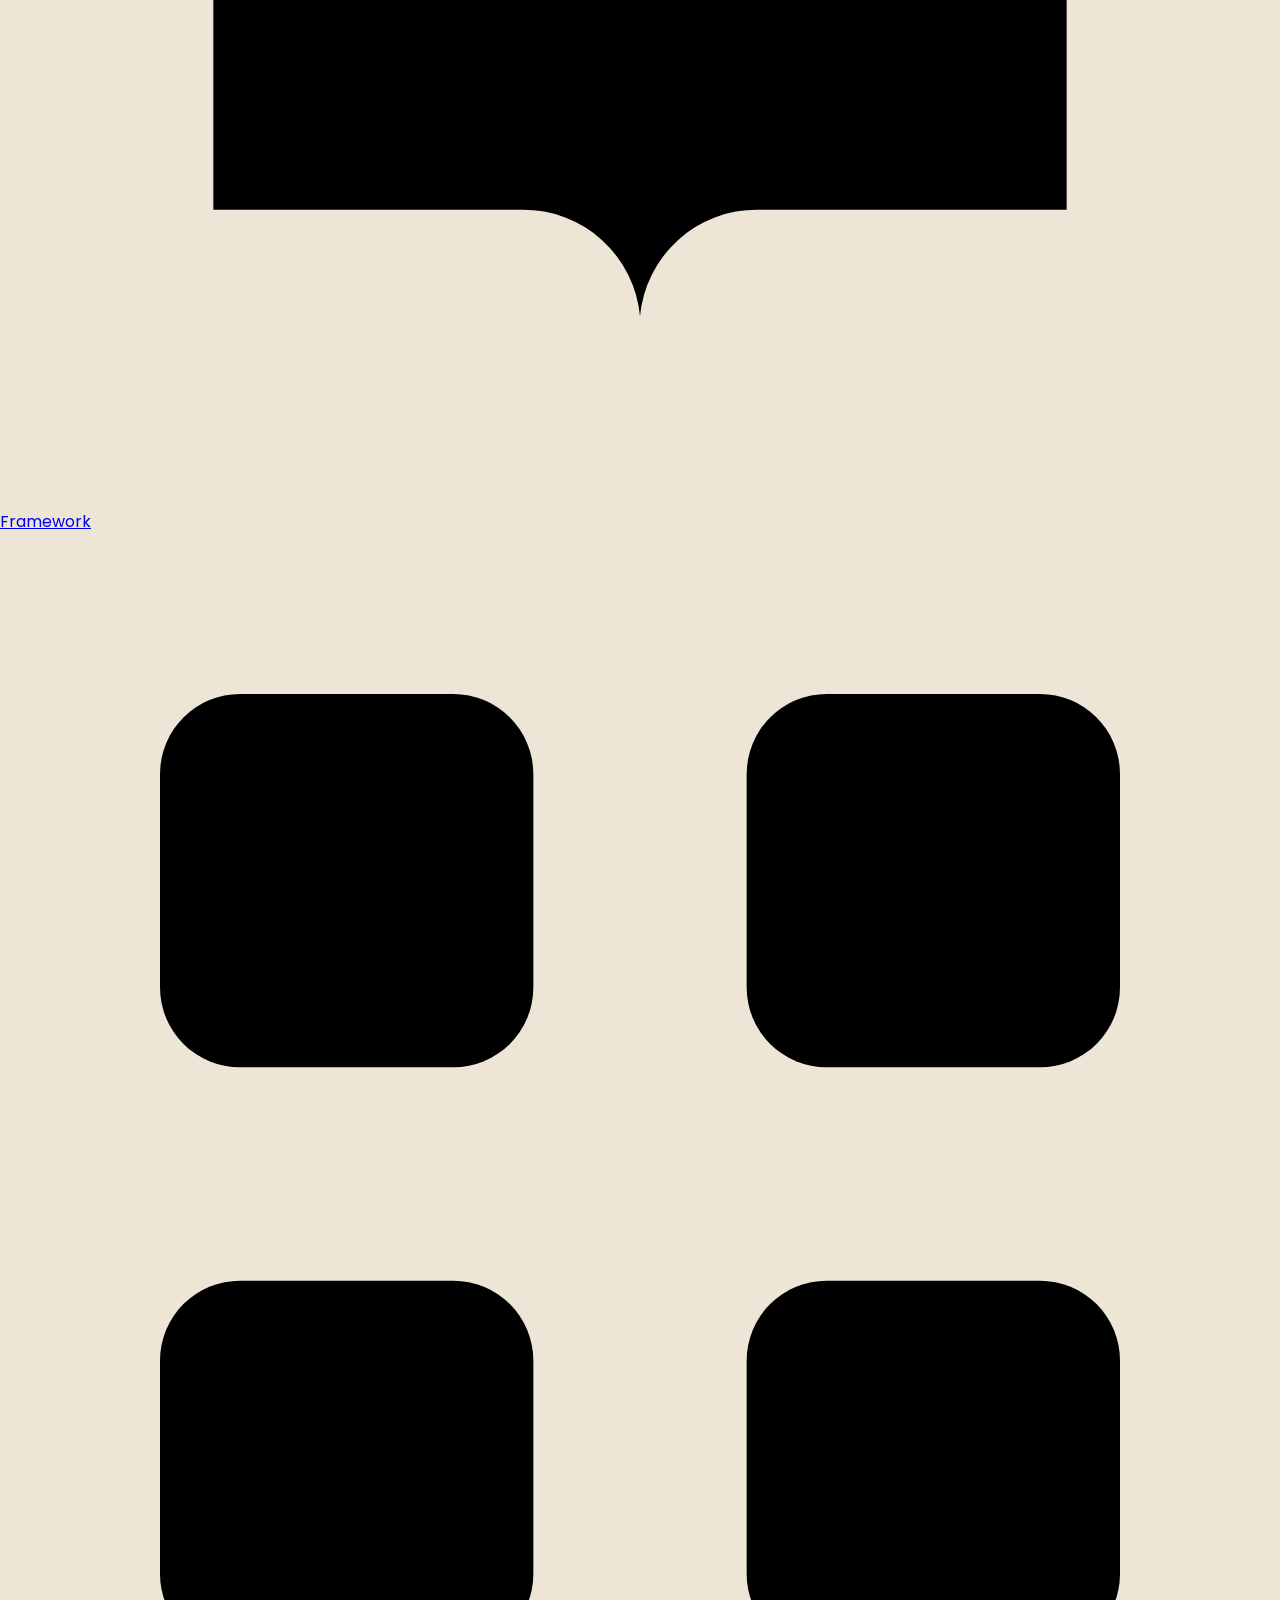
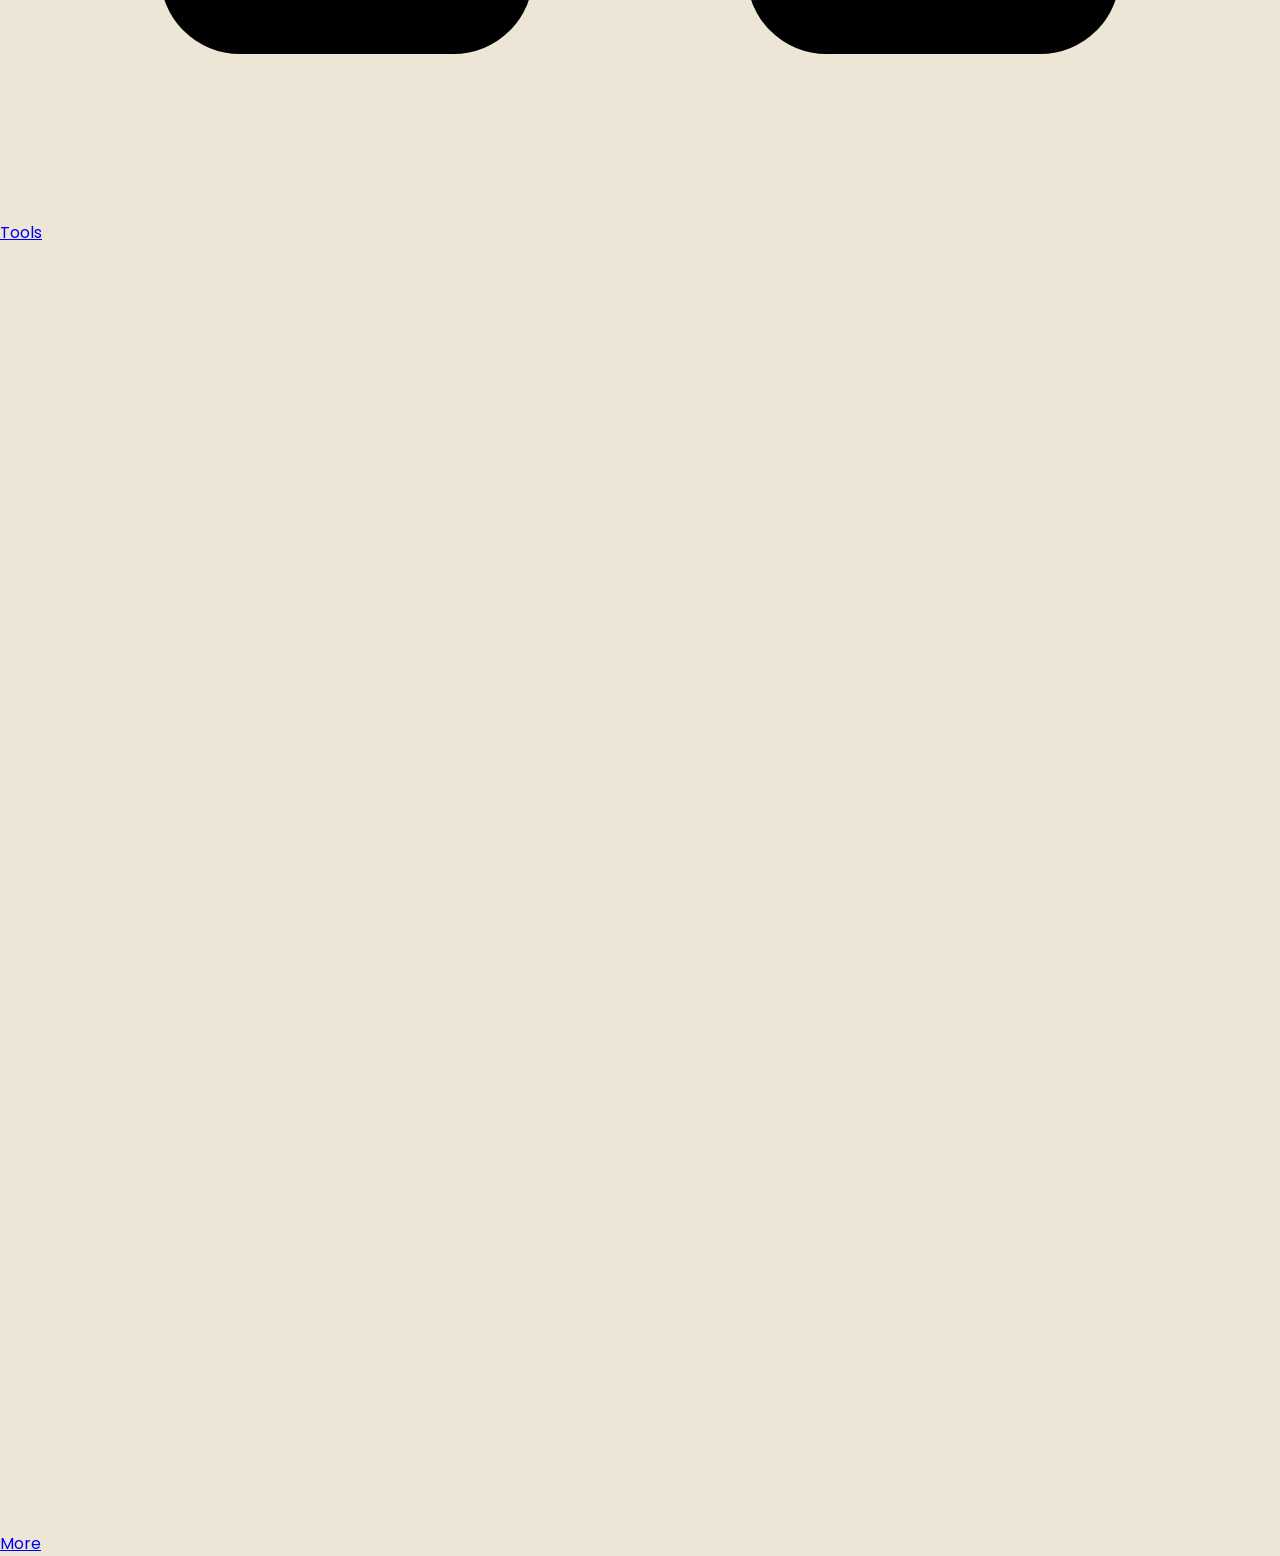
<file: tools/stretching/index.html>
<!DOCTYPE html>
<html lang="en">
<head>
<meta charset="UTF-8">
<meta name="viewport" content="width=device-width, initial-scale=1.0, viewport-fit=cover">
<meta name="theme-color" content="#15181e">
<link rel="manifest" href="/manifest.webmanifest">
<link rel="apple-touch-icon" href="/assets/icon-180.png">
<meta name="mobile-web-app-capable" content="yes">
<meta name="apple-mobile-web-app-capable" content="yes">
<meta name="apple-mobile-web-app-status-bar-style" content="black-translucent">
<meta name="apple-mobile-web-app-title" content="True Hybrid">
<title>Mobility protocols, True Hybrid</title>
<meta name="description" content="Position and breathing work plus mobility flows by body region or pain area. Timed sequences with built-in rest periods, no videos, just clear instructions.">
<link rel="stylesheet" href="../../assets/styles.css">
<link rel="icon" type="image/svg+xml" href="data:image/svg+xml,%3Csvg xmlns='http://www.w3.org/2000/svg' viewBox='0 0 32 32'%3E%3Crect width='32' height='32' fill='%2315181e'/%3E%3Ctext x='16' y='23' text-anchor='middle' fill='%237cc4e8' font-family='Arial,sans-serif' font-size='20' font-weight='bold'%3EH%3C/text%3E%3C/svg%3E">
<style>
.cs-hero { padding: 64px 24px 40px; background: linear-gradient(180deg, var(--coal) 0%, var(--ink) 100%); color: var(--bone); }
.cs-hero .eyebrow { color: var(--brass); }
.cs-tag { display: inline-block; background: var(--brass); color: var(--ink); padding: 5px 12px; font-size: 10px; font-weight: 700; letter-spacing: 0.25em; text-transform: uppercase; margin-bottom: 24px; font-family: var(--body); }
.cs-hero h1 { color: var(--bone); font-family: var(--display); font-size: clamp(40px, 6vw, 64px); font-weight: 900; line-height: 0.95; letter-spacing: -0.04em; margin: 8px 0 20px; }
.cs-hero h1 em { font-style: normal; color: var(--brass); font-weight: 900; }
.cs-hero .tagline { font-family: var(--display); font-style: normal; font-size: 20px; color: var(--cream); margin-bottom: 20px; max-width: 560px; }
.cs-hero p { font-size: 15px; color: var(--cream); max-width: 560px; line-height: 1.6; opacity: 0.9; }
.cs-planned { padding: 56px 24px; background: var(--bone); }
.cs-planned-title { border-bottom: 1px solid var(--ink); padding-bottom: 14px; margin-bottom: 32px; }
.cs-planned-title h2 { font-family: var(--display); font-size: 26px; font-style: normal; }
.cs-planned-list { display: grid; grid-template-columns: 1fr 1fr; gap: 16px; }
.cs-planned-item { background: var(--paper); padding: 22px; border-left: 3px solid var(--cream); }
.cs-planned-item h3 { font-family: var(--display); font-size: 18px; font-weight: 700; margin-bottom: 8px; }
.cs-planned-item p { font-size: 13px; color: var(--char); line-height: 1.55; }
.cs-back { padding: 40px 24px 64px; background: var(--bone); text-align: center; }
.cs-back p { font-family: var(--display); font-style: normal; color: var(--smoke); margin-bottom: 20px; }
@media (max-width: 720px) {
  .cs-hero { padding: 40px 18px 28px; }
  .cs-hero h1 { font-size: 32px; }
  .cs-hero .tagline { font-size: 16px; }
  .cs-planned { padding: 36px 18px; }
  .cs-planned-list { grid-template-columns: 1fr; }
}
</style>
</head>
<body class="app-mode">
<div class="app">

  <header class="app-header">
    <a href="/tools/" class="h-back" aria-label="Back">‹</a>
    <span class="h-title">Mobility</span>
  </header>

  <main class="app-main">

  <section class="cs-hero">
    <span class="cs-tag">Coming soon</span>
    <div class="eyebrow">Structure</div>
    <h1>Mobility <em>protocols</em>.</h1>
    <div class="tagline">For position and breathing, editing the structure underneath.</div>
    <p>Position and breathing work plus mobility flows by body region or pain area. Timed sequences with built-in rest periods, no videos, just clear instructions.</p>
  </section>

  <section class="cs-planned">
    <div class="cs-planned-title">
      <h2>What's coming.</h2>
    </div>
    <div class="cs-planned-list">
      <div class="cs-planned-item">
        <h3>Get stacked</h3>
        <p>Rib-cage-over-pelvis breathing and position work, the structure the framework builds function on. 8 minutes.</p>
      </div>
      <div class="cs-planned-item">
        <h3>Shoulder mobility</h3>
        <p>Pre-press flow for overhead positions. 6 minutes.</p>
      </div>
      <div class="cs-planned-item">
        <h3>Post-run flow</h3>
        <p>Calves, hamstrings, hip flexors, quads. 10 minutes.</p>
      </div>
      <div class="cs-planned-item">
        <h3>Desk-day reset</h3>
        <p>Counters sitting all day. T-spine, hips, neck. 8 minutes.</p>
      </div>
      <div class="cs-planned-item">
        <h3>Lower back protocol</h3>
        <p>For a tight or sore lower back. 12 minutes.</p>
      </div>
    </div>
  </section>

  <section class="cs-back">
    <p>Want to be told when it's live? Best way is just to check back in.</p>
    <a href="../../" class="btn">&larr; All tools</a>
  </section>

  </main>

  <nav class="app-tabbar">
    <a class="app-tab" href="/" aria-label="Home"><svg viewBox="0 0 24 24"><path d="M3 10.5 12 3l9 7.5"/><path d="M5 9.5V20a1 1 0 0 0 1 1h4v-6h4v6h4a1 1 0 0 0 1-1V9.5"/></svg><span>Home</span></a>
    <a class="app-tab" href="/framework/" aria-label="Framework"><svg viewBox="0 0 24 24"><path d="M12 6.5v14"/><path d="M4 4.5h5A3 3 0 0 1 12 7v13.5a2.2 2.2 0 0 0-2.2-2H4z"/><path d="M20 4.5h-5A3 3 0 0 0 12 7v13.5a2.2 2.2 0 0 1 2.2-2H20z"/></svg><span>Framework</span></a>
    <a class="app-tab active" href="/tools/" aria-label="Tools"><svg viewBox="0 0 24 24"><rect x="3" y="3" width="7" height="7" rx="1.5"/><rect x="14" y="3" width="7" height="7" rx="1.5"/><rect x="3" y="14" width="7" height="7" rx="1.5"/><rect x="14" y="14" width="7" height="7" rx="1.5"/></svg><span>Tools</span></a>
    <a class="app-tab" href="/more/" aria-label="More"><svg viewBox="0 0 24 24"><path d="M4 7h16"/><path d="M4 12h16"/><path d="M4 17h16"/></svg><span>More</span></a>
  </nav>

</div>
<script>var _y=document.getElementById('year'); if(_y) _y.textContent=new Date().getFullYear();</script>
<script>if("serviceWorker" in navigator){window.addEventListener("load",function(){navigator.serviceWorker.register("/sw.js").catch(function(){});});}</script>
</body>
</html>
</file>
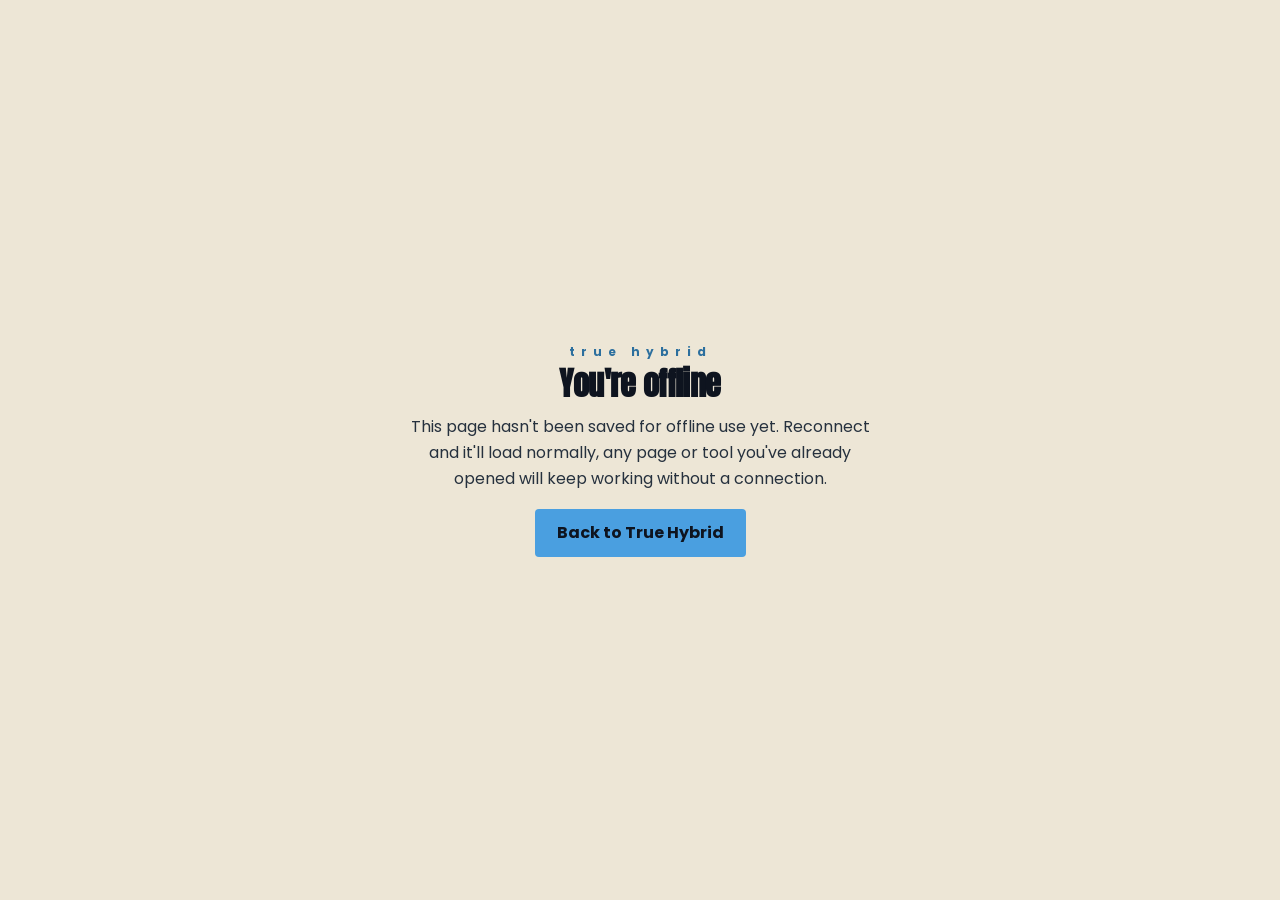
<file: offline.html>
<!DOCTYPE html>
<html lang="en">
<head>
<meta charset="UTF-8">
<meta name="viewport" content="width=device-width, initial-scale=1.0, viewport-fit=cover">
<meta name="theme-color" content="#0E141F">
<title>Offline, True Hybrid</title>
<link rel="stylesheet" href="/assets/styles.css">
<style>
  body { margin:0; background:var(--paper); color:var(--char);
    font-family:var(--body, system-ui, sans-serif);
    min-height:100vh; display:flex; align-items:center; justify-content:center; padding:32px; }
  .off { max-width:460px; text-align:center; }
  .off .true { font-family:var(--body); font-weight:700; font-size:12px; letter-spacing:0.5em; text-transform:lowercase; color:var(--brass-dim); }
  .off h1 { font-family:var(--display, Georgia, serif); color:var(--ink); margin:6px 0 14px; }
  .off p { line-height:1.6; color:var(--char); }
  .off a { display:inline-block; margin-top:18px; padding:12px 22px; background:var(--brass);
    color:var(--ink); text-decoration:none; font-weight:700; border-radius:4px; }
</style>
</head>
<body>
  <div class="off">
    <div class="true">true hybrid</div>
    <h1>You're offline</h1>
    <p>This page hasn't been saved for offline use yet. Reconnect and it'll load normally, any page or tool you've already opened will keep working without a connection.</p>
    <a href="/">Back to True Hybrid</a>
  </div>
</body>
</html>
</file>
<file: assets/styles.css>
/* ===========================================
   TRUE HYBRID, shared brand styles — 2026 edition
   Palette: deep navy / bone cream / signal blue / steel slate (four colours, full stop)
   Type: Anton (display) · Oswald (labels) · Poppins (body). Self-hosted, no third parties.
   =========================================== */

/* ---- Self-hosted brand type (latin subset, woff2) ---- */
@font-face { font-family:'Anton';   src:url('fonts/anton-latin-400-normal.woff2') format('woff2');   font-weight:400; font-style:normal; font-display:swap; }
@font-face { font-family:'Oswald';  src:url('fonts/oswald-latin-500-normal.woff2') format('woff2');  font-weight:500; font-style:normal; font-display:swap; }
@font-face { font-family:'Oswald';  src:url('fonts/oswald-latin-600-normal.woff2') format('woff2');  font-weight:600; font-style:normal; font-display:swap; }
@font-face { font-family:'Poppins'; src:url('fonts/poppins-latin-400-normal.woff2') format('woff2'); font-weight:400; font-style:normal; font-display:swap; }
@font-face { font-family:'Poppins'; src:url('fonts/poppins-latin-500-normal.woff2') format('woff2'); font-weight:500; font-style:normal; font-display:swap; }
@font-face { font-family:'Poppins'; src:url('fonts/poppins-latin-600-normal.woff2') format('woff2'); font-weight:600; font-style:normal; font-display:swap; }
@font-face { font-family:'Poppins'; src:url('fonts/poppins-latin-700-normal.woff2') format('woff2'); font-weight:700; font-style:normal; font-display:swap; }

:root {
  /* Brand core */
  --navy: #0E141F;       /* DEEP NAVY, the canvas + authority */
  --navy-deep: #0A0E16;  /* deeper navy for layered dark blocks */
  --blue: #4A9FE0;       /* SIGNAL BLUE, the accent, CTAs, the "true" */
  --blue-deep: #2C6F9E;  /* deeper signal blue, readable on light + hover */
  --steel: #8B94A6;      /* STEEL SLATE, secondary text, dividers, muted detail */

  /* Legacy token names mapped onto the brand system (so every rule stays valid) */
  --ink: #0E141F;        /* dark bars + headings on light  -> deep navy */
  --coal: #0A0E16;       /* deeper dark blocks */
  --char: #26313E;       /* body text on light, softened navy */
  --smoke: #8B94A6;      /* muted / secondary -> steel slate */
  --bone: #FBF8F1;       /* warm near-white, card + working surfaces, light text on navy */
  --paper: #EDE6D6;      /* BONE CREAM, section + card backgrounds */
  --cream: #E1D9C7;      /* warm border tone + secondary light text on dark */
  --brass: #4A9FE0;      /* accent -> signal blue (name kept for compatibility) */
  --brass-dim: #2C6F9E;  /* deep signal blue, readable text-on-light + hover */
  --rust: #215D86;       /* deep blue support */
  --moss: #8B94A6;       /* folded into steel */
  --warn: #D98236;       /* functional over-target / caution amber (kept by request) */

  --display: 'Anton', 'Archivo Black', Impact, Haettenschweiler, sans-serif;
  --label: 'Oswald', 'Poppins', system-ui, sans-serif;
  --body: 'Poppins', 'Inter', -apple-system, BlinkMacSystemFont, "Segoe UI", system-ui, Roboto, sans-serif;
}

* {
  box-sizing: border-box;
  margin: 0;
  padding: 0;
  -webkit-tap-highlight-color: transparent;
}

html { -webkit-text-size-adjust: 100%; }

/* Clean by default: no italics anywhere unless explicitly asked for */
em, i { font-style: normal; color: var(--brass-dim); font-weight: 700; }

body {
  background: var(--paper);
  color: var(--ink);
  font-family: var(--body);
  font-size: 16px;
  line-height: 1.5;
  -webkit-font-smoothing: antialiased;
  text-rendering: optimizeLegibility;
  overflow-x: hidden;
}

/* Legacy image lockups (kept for compatibility) */
.mdt-logo { height: 22px; width: auto; display: block; }
.mdt-footer .mdt-logo { height: 26px; margin-bottom: 12px; }

/* ============ TRUE HYBRID wordmark lockup ============
   Text-based lockup: small blue "true" over/beside bold "HYBRID".
   Used in every topbar (.th-brand) and footer (.th-brand--footer). */
.th-brand {
  display: inline-flex;
  align-items: baseline;
  gap: 9px;
  text-decoration: none;
  line-height: 1;
  white-space: nowrap;
}
.th-brand .th-true {
  font-family: var(--label);
  font-size: 12px;
  font-weight: 600;
  letter-spacing: 0.42em;
  text-transform: uppercase;
  color: var(--blue);
}
.th-brand .th-hybrid {
  font-family: var(--display);
  font-size: 21px;
  font-weight: 900;
  letter-spacing: 0.02em;
  text-transform: uppercase;
  color: var(--bone);
}
.th-brand:hover .th-hybrid { color: var(--brass); }

/* footer variant sits stacked and a touch larger */
.th-brand--footer { display: inline-flex; flex-direction: column; align-items: flex-start; gap: 3px; margin-bottom: 12px; }
.th-brand--footer .th-true { letter-spacing: 0.5em; }
.th-brand--footer .th-hybrid { font-size: 26px; }

@media (max-width: 720px) {
  .th-brand .th-hybrid { font-size: 18px; }
  .th-brand .th-true { font-size: 10px; letter-spacing: 0.34em; }
}

.page-wrap {
  max-width: 1100px;
  margin: 0 auto;
  background: var(--bone);
  min-height: 100vh;
  box-shadow: 0 0 60px rgba(0, 0, 0, 0.06);
}

@media (max-width: 1100px) {
  body { background: var(--bone); }
  .page-wrap { box-shadow: none; }
}

@supports (padding: max(0px)) {
  .page-wrap {
    padding-left: env(safe-area-inset-left);
    padding-right: env(safe-area-inset-right);
  }
}

/* ============ TOP BAR (shared across all pages) ============ */
.mdt-topbar {
  background: var(--ink);
  color: var(--bone);
  padding: 14px 22px;
  display: flex;
  justify-content: space-between;
  align-items: center;
  border-bottom: 1px solid var(--brass-dim);
}

.mdt-brand {
  font-family: var(--display);
  font-weight: 900;
  font-size: 22px;
  letter-spacing: -0.04em;
  color: var(--bone);
  text-decoration: none;
  display: flex;
  align-items: baseline;
  gap: 12px;
}
.mdt-brand .mark {
  color: var(--brass);
  font-style: normal;
}
.mdt-brand .divider {
  color: var(--smoke);
  font-size: 14px;
  font-weight: 400;
  font-style: normal;
}
.mdt-brand .tag {
  color: var(--cream);
  font-family: var(--body);
  font-size: 10px;
  letter-spacing: 0.25em;
  text-transform: uppercase;
  opacity: 0.7;
  font-weight: 500;
}

.mdt-nav {
  display: flex;
  gap: 24px;
  align-items: center;
}
.mdt-nav a {
  color: var(--cream);
  text-decoration: none;
  font-family: var(--label);
  font-size: 13px;
  letter-spacing: 0.16em;
  text-transform: uppercase;
  font-weight: 500;
  opacity: 0.75;
  transition: opacity 0.15s;
}
.mdt-nav a:hover { opacity: 1; color: var(--brass); }
.mdt-nav a.active { opacity: 1; color: var(--brass); }

@media (max-width: 720px) {
  .mdt-topbar { padding: 12px 16px; }
  .mdt-brand { font-size: 18px; gap: 8px; }
  .mdt-brand .tag { display: none; }
  .mdt-nav { gap: 14px; }
  .mdt-nav a { font-size: 10px; letter-spacing: 0.15em; }
}

/* ============ FOOTER (shared) ============ */
.mdt-footer {
  background: var(--ink);
  color: var(--cream);
  padding: 32px 24px 24px;
  font-size: 12px;
  line-height: 1.6;
  border-top: 2px solid var(--brass);
}
.mdt-footer h4 {
  font-family: var(--display);
  font-size: 18px;
  margin: 0 0 8px;
  color: var(--bone);
  font-weight: 700;
}
.mdt-footer p { margin: 0 0 12px; color: var(--cream); opacity: 0.85; }
.mdt-footer .footer-bar {
  border-top: 1px solid var(--smoke);
  padding-top: 14px;
  margin-top: 14px;
  font-size: 11px;
  letter-spacing: 0.15em;
  text-transform: uppercase;
  color: var(--smoke);
  display: flex;
  justify-content: space-between;
  flex-wrap: wrap;
  gap: 10px;
}

/* ============ TYPOGRAPHY ============ */
h1, h2, h3, h4 {
  font-family: var(--display);
  font-weight: 800;
  font-style: normal;
  letter-spacing: -0.02em;
  line-height: 1.05;
  color: var(--ink);
}

.eyebrow {
  font-family: var(--label);
  font-size: 12px;
  letter-spacing: 0.22em;
  text-transform: uppercase;
  font-weight: 600;
  color: var(--blue-deep);
}

/* ============ BUTTONS ============ */
.btn {
  background: var(--brass);
  color: var(--navy);
  border: none;
  padding: 13px 28px;
  font-family: var(--label);
  font-size: 13px;
  font-weight: 600;
  letter-spacing: 0.18em;
  text-transform: uppercase;
  cursor: pointer;
  transition: background 0.15s, color 0.15s;
  display: inline-block;
  text-decoration: none;
}
.btn:hover { background: var(--brass-dim); color: #fff; }
.btn-outline {
  background: transparent;
  color: var(--bone);
  border: 1px solid var(--brass);
}
.btn-outline:hover {
  background: var(--brass);
  color: var(--ink);
}
</file>
